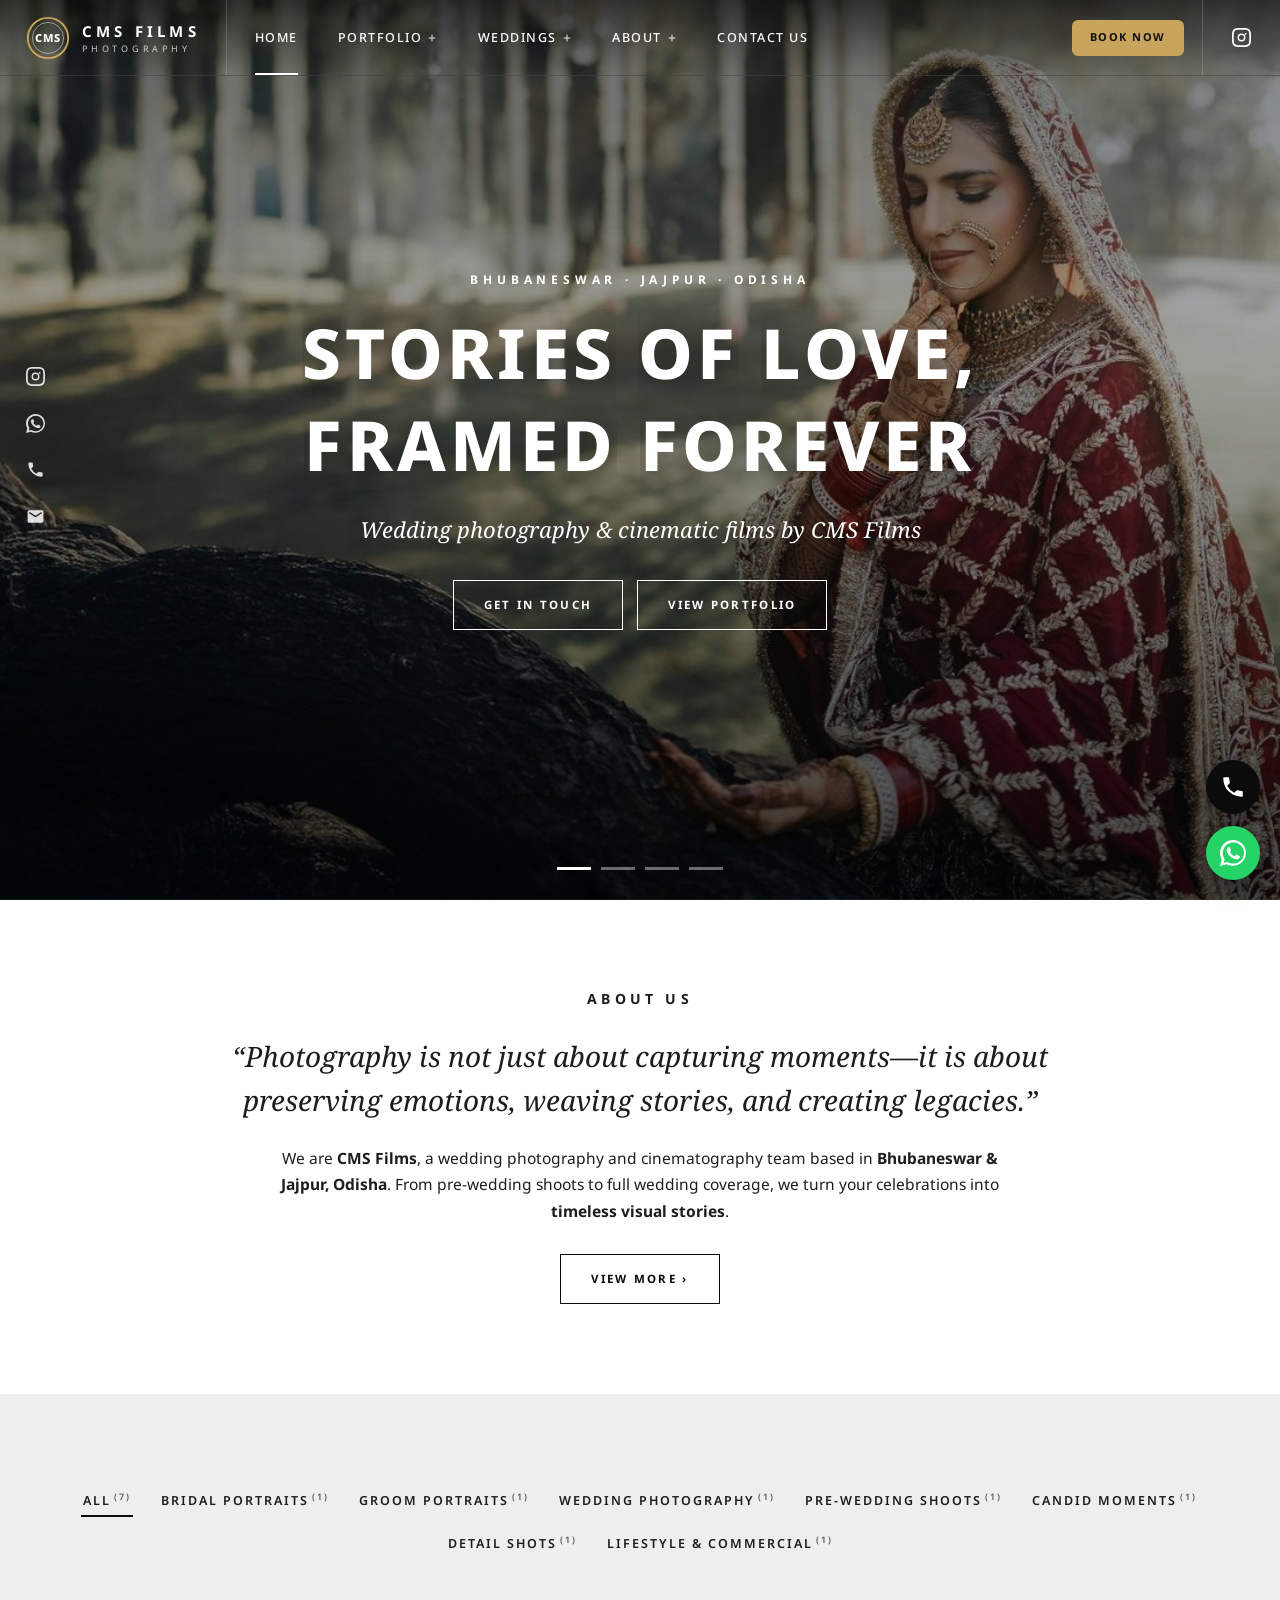
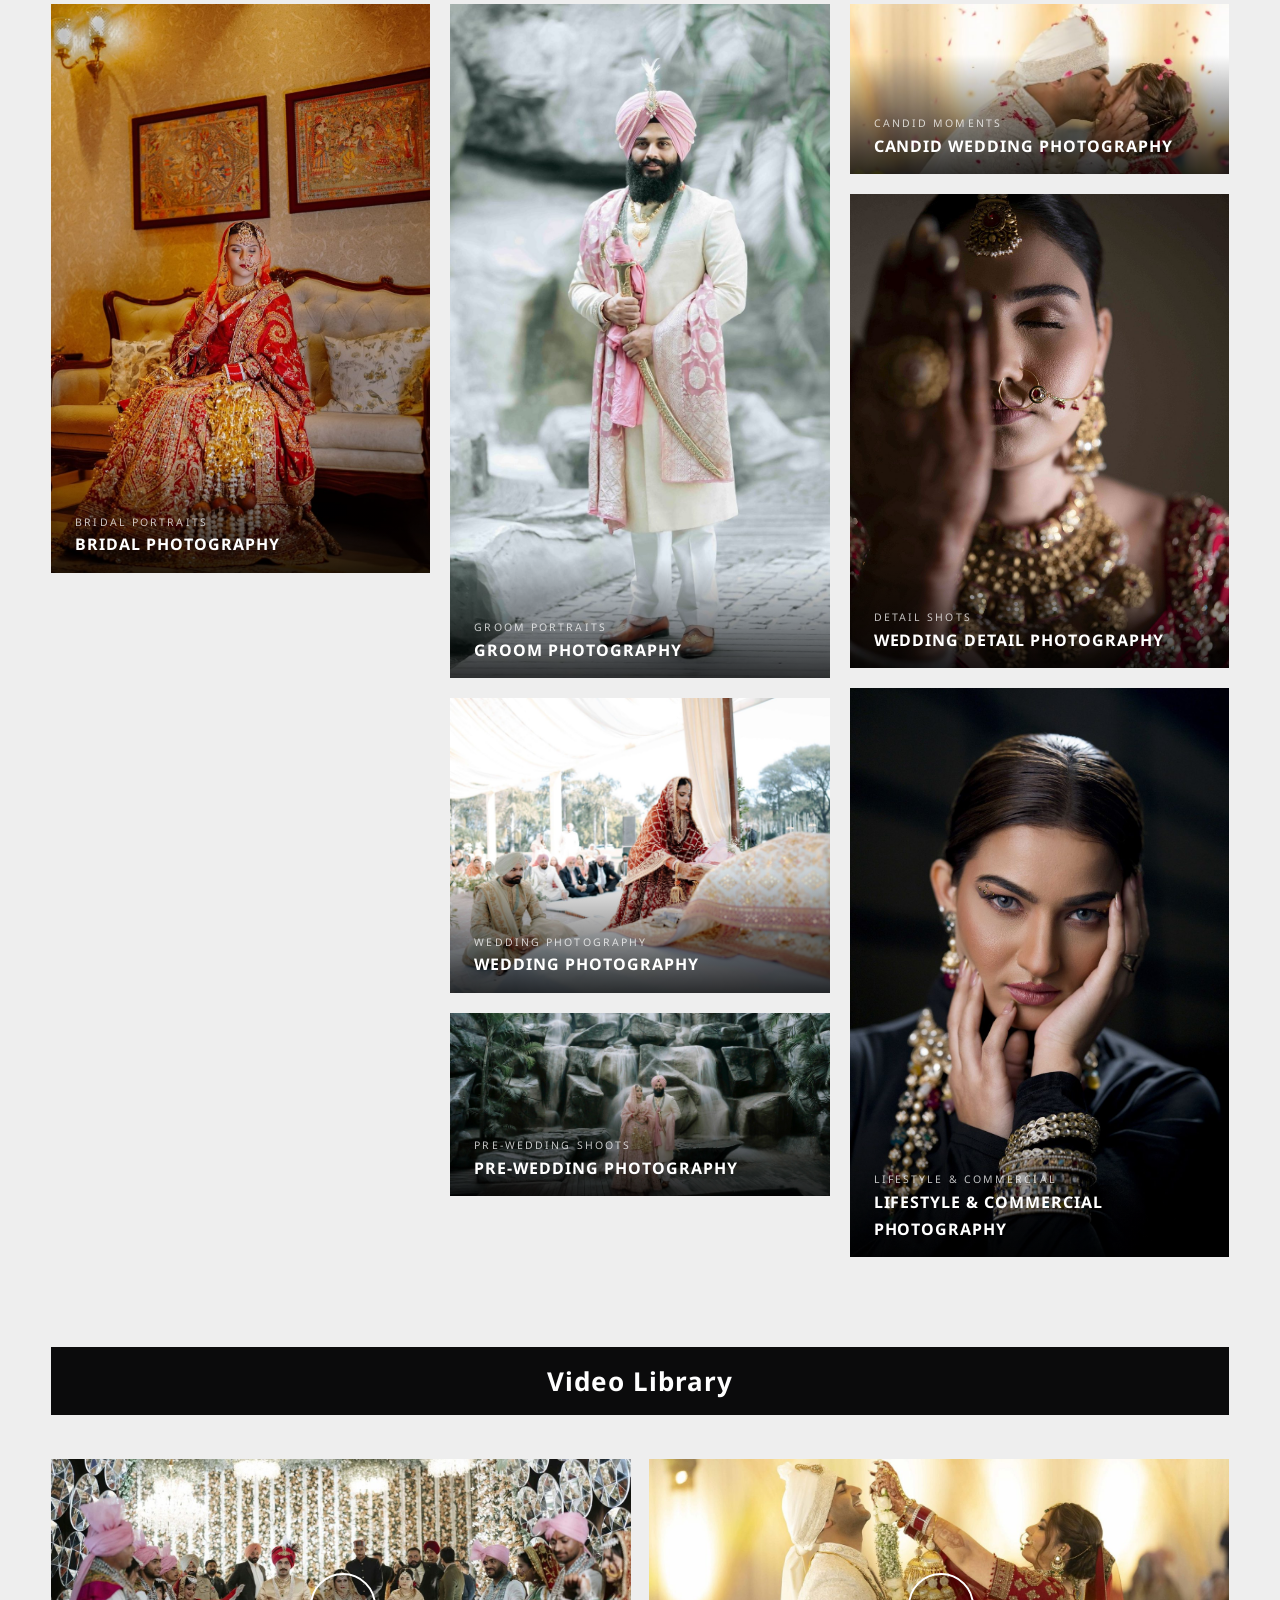
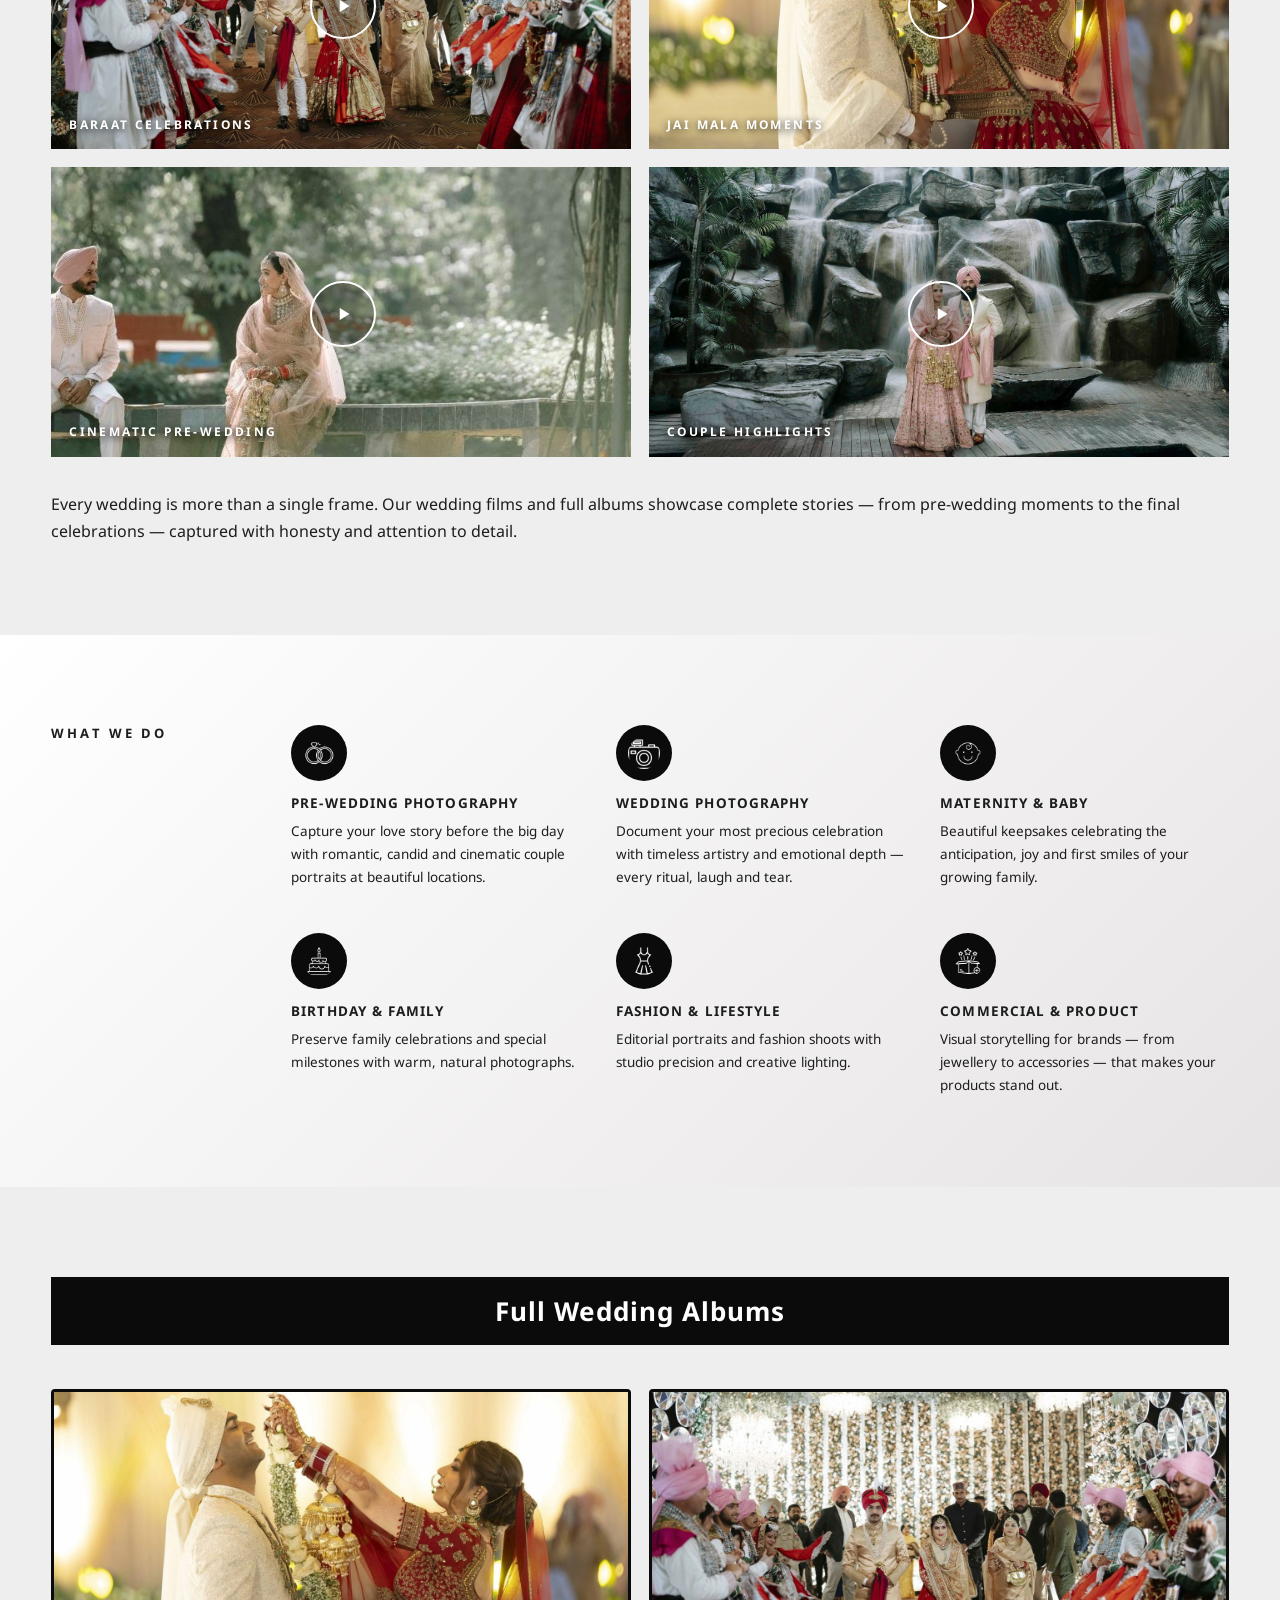
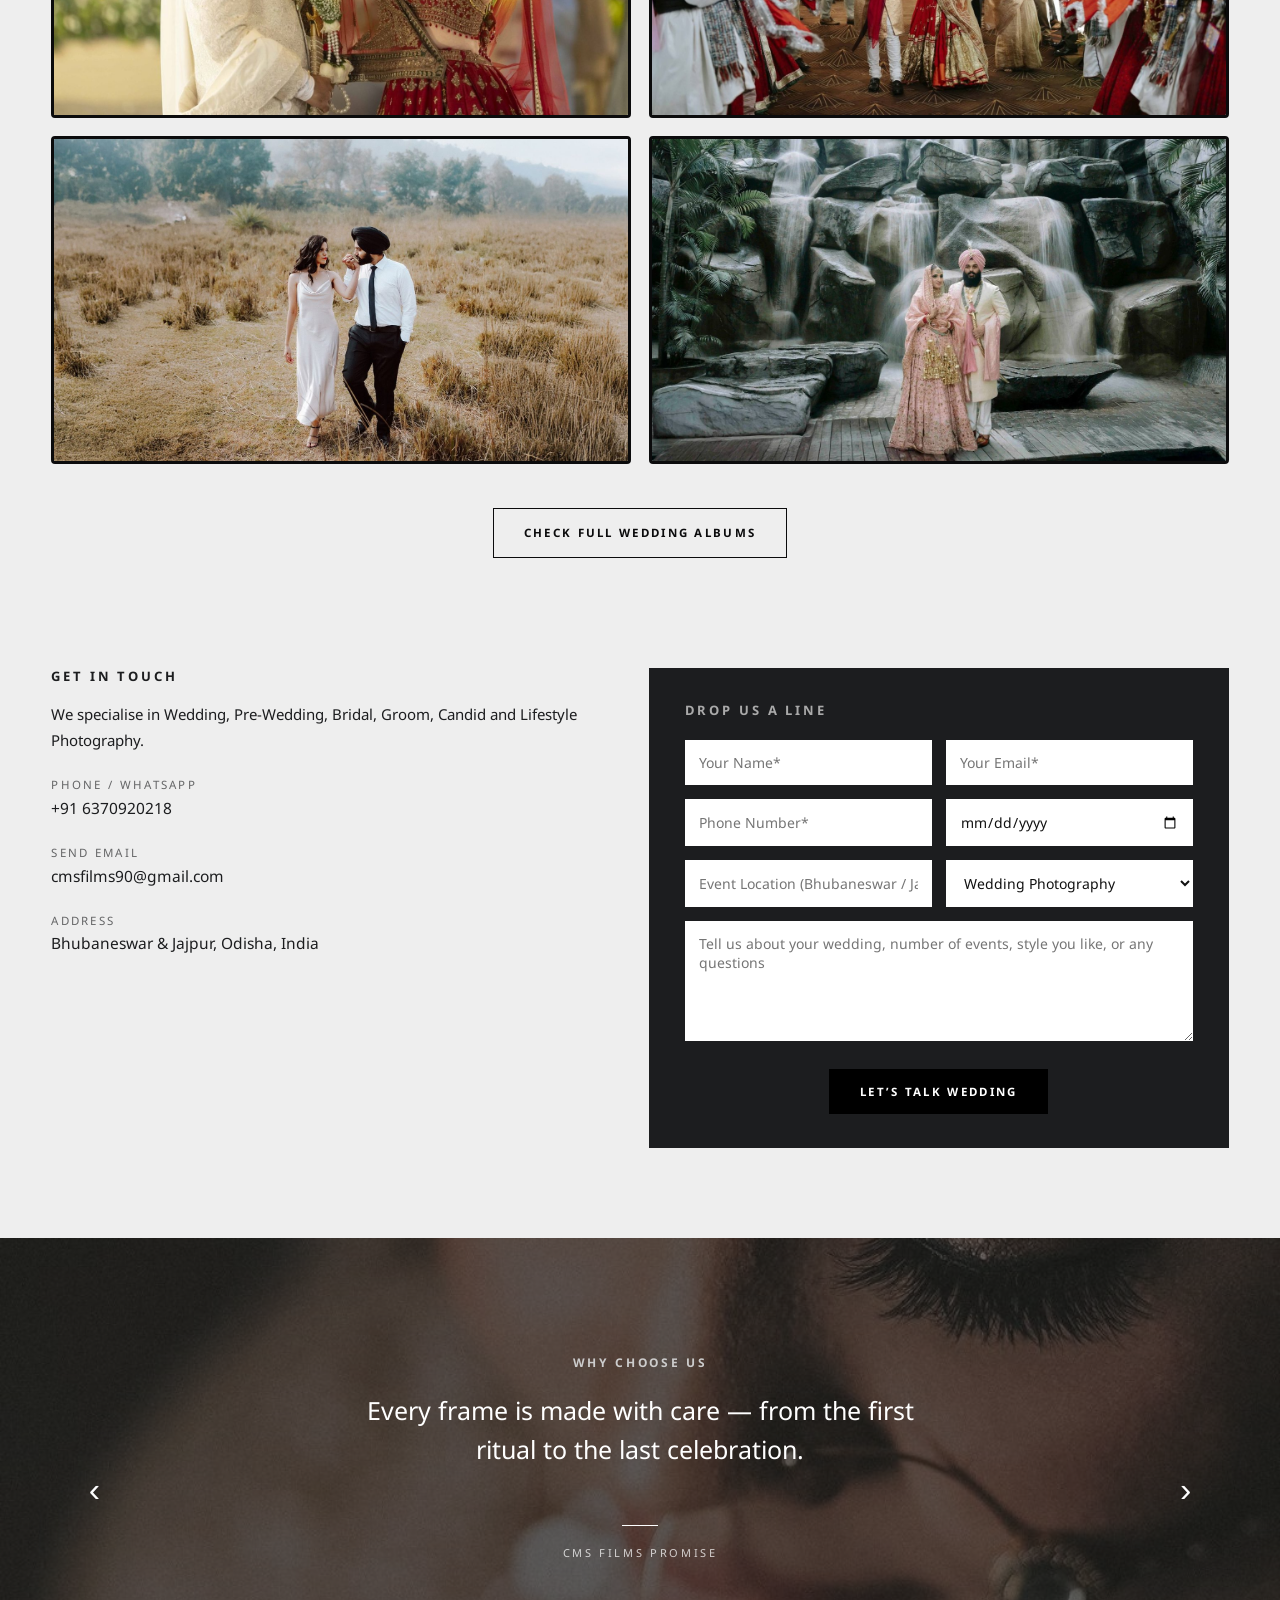
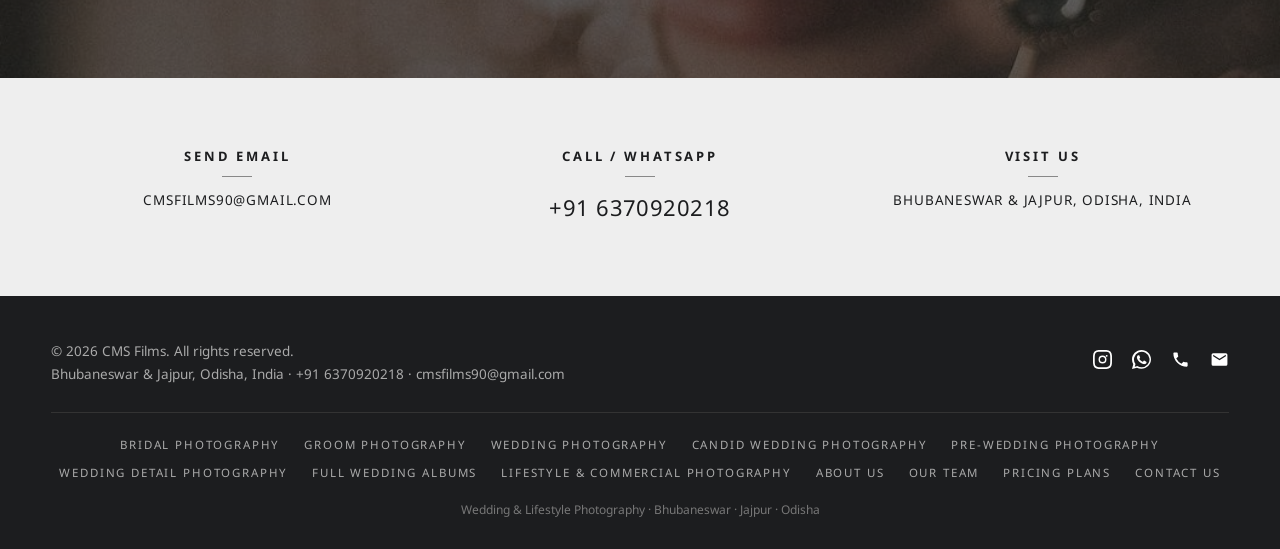
<file: index.html>
<!DOCTYPE html>
<html lang="en"><head><meta charset="utf-8"><meta name="viewport" content="width=device-width,initial-scale=1">
<title>Wedding Photographer in Bhubaneswar & Jajpur | CMS Films</title><meta name="description" content="CMS Films — wedding, pre-wedding, bridal, groom and candid photography & films in Bhubaneswar, Jajpur and across Odisha. Call 6370920218.">
<meta property="og:title" content="Wedding Photographer in Bhubaneswar & Jajpur | CMS Films"><meta property="og:description" content="CMS Films — wedding, pre-wedding, bridal, groom and candid photography & films in Bhubaneswar, Jajpur and across Odisha. Call 6370920218."><meta property="og:type" content="website">
<link rel="preconnect" href="https://fonts.googleapis.com"><link rel="preconnect" href="https://fonts.gstatic.com" crossorigin>
<link href="https://fonts.googleapis.com/css2?family=Noto+Sans:ital,wght@0,400;0,500;0,600;0,700;0,800;1,400&family=Noto+Serif:ital,wght@0,400;1,400&display=swap" rel="stylesheet">
<link rel="stylesheet" href="css/style.css"><script type="application/ld+json">{"@context":"https://schema.org","@type":"Photographer","name":"CMS Films","telephone":"+916370920218","email":"cmsfilms90@gmail.com","address":{"@type":"PostalAddress","addressLocality":"Bhubaneswar & Jajpur","addressRegion":"Odisha","addressCountry":"IN"},"sameAs":["https://www.instagram.com/c_m_s_films?bqrl=djdmcDd0aW15ZGJx&utm_source=qr"],"areaServed":["Bhubaneswar","Jajpur","Odisha"]}</script></head>
<body><header class="hdr"><a class="logo" href="index.html" aria-label="CMS Films home"><svg viewBox="0 0 48 48" aria-hidden="true"><circle cx="24" cy="24" r="22" fill="none" stroke="#c9a45c" stroke-width="2"/><circle cx="24" cy="24" r="17" fill="none" stroke="#fff" stroke-width="1" opacity=".5"/><text x="24" y="28.500" text-anchor="middle" font-family="Noto Sans,Arial" font-weight="800" font-size="12" letter-spacing="1" fill="#fff">CMS</text></svg><span><b>CMS FILMS</b><small>PHOTOGRAPHY</small></span></a>
<ul class="nav"><li><a href="index.html" class="cur">Home</a></li><li><a href="#" class="has " aria-haspopup="true">Portfolio</a><div class="sub"><a href="bridal-photography.html" class="">Bridal Photography</a><a href="groom-photography.html" class="">Groom Photography</a><a href="pre-wedding-photography.html" class="">Pre-Wedding Photography</a><a href="wedding-detail-photography.html" class="">Wedding Detail Photography</a><a href="lifestyle-commercial-photography.html" class="">Lifestyle &amp; Commercial Photography</a></div></li><li><a href="#" class="has " aria-haspopup="true">Weddings</a><div class="sub"><a href="wedding-photography.html" class="">Wedding Photography</a><a href="candid-wedding-photography.html" class="">Candid Wedding Photography</a><a href="full-wedding-albums.html" class="">Full Wedding Albums</a></div></li><li><a href="#" class="has " aria-haspopup="true">About</a><div class="sub"><a href="about-us.html" class="">About Us</a><a href="our-team.html" class="">Our Team</a><a href="pricing-plans.html" class="">Pricing Plans</a></div></li><li><a href="contact-us.html" class="">Contact Us</a></li></ul>
<div class="hdr-r"><a href="contact-us.html" class="book">Book Now</a><a href="https://www.instagram.com/c_m_s_films?bqrl=djdmcDd0aW15ZGJx&utm_source=qr" aria-label="Instagram" target="_blank" rel="noopener"><svg viewBox="0 0 24 24"><path d="M12 7a5 5 0 1 0 0 10 5 5 0 0 0 0-10zm0 8.2A3.2 3.2 0 1 1 12 8.8a3.2 3.2 0 0 1 0 6.4zM17.3 6.2a1.2 1.2 0 1 0 0 2.4 1.2 1.2 0 0 0 0-2.4zM12 2.2c3.2 0 3.6 0 4.8.1 3.3.1 4.8 1.7 4.9 4.9.1 1.3.1 1.6.1 4.8s0 3.6-.1 4.8c-.1 3.2-1.7 4.8-4.9 4.9-1.3.1-1.6.1-4.8.1s-3.6 0-4.8-.1c-3.3-.1-4.8-1.7-4.9-4.9C2.2 15.6 2.2 15.2 2.2 12s0-3.6.1-4.8C2.4 3.9 4 2.4 7.2 2.3 8.4 2.2 8.8 2.2 12 2.2zM12 0C8.7 0 8.3 0 7.1.1 2.7.3.3 2.7.1 7.1 0 8.3 0 8.7 0 12s0 3.7.1 4.9c.2 4.400 2.600 6.800 7 7C8.300 24 8.700 24 12 24s3.700 0 4.900-.1c4.400-.2 6.800-2.600 7-7 .1-1.200.1-1.600.1-4.900s0-3.700-.1-4.900c-.2-4.400-2.600-6.800-7-7C15.700 0 15.300 0 12 0z"/></svg></a><button class="burger" data-menu aria-label="Menu"><svg viewBox="0 0 24 24"><path d="M3 6h18v2H3zm4 5h14v2H7zm-4 5h18v2H3z"/></svg></button></div></header>
<div class="shade"></div><aside class="mnav"><button class="x" aria-label="Close">×</button><a href="index.html">Home</a><h4>Portfolio</h4><a class="sm" href="bridal-photography.html">Bridal Photography</a><a class="sm" href="groom-photography.html">Groom Photography</a><a class="sm" href="pre-wedding-photography.html">Pre-Wedding Photography</a><a class="sm" href="wedding-detail-photography.html">Wedding Detail Photography</a><a class="sm" href="lifestyle-commercial-photography.html">Lifestyle &amp; Commercial Photography</a><h4>Weddings</h4><a class="sm" href="wedding-photography.html">Wedding Photography</a><a class="sm" href="candid-wedding-photography.html">Candid Wedding Photography</a><a class="sm" href="full-wedding-albums.html">Full Wedding Albums</a><h4>About</h4><a class="sm" href="about-us.html">About Us</a><a class="sm" href="our-team.html">Our Team</a><a class="sm" href="pricing-plans.html">Pricing Plans</a><a href="contact-us.html">Contact Us</a><h4>Quick contact</h4><a class="sm" href="tel:+916370920218">Call: 6370920218</a><a class="sm" href="https://wa.me/916370920218" target="_blank" rel="noopener">WhatsApp: 6370920218</a><a class="sm" href="mailto:cmsfilms90@gmail.com">cmsfilms90@gmail.com</a><a class="sm" href="https://www.instagram.com/c_m_s_films?bqrl=djdmcDd0aW15ZGJx&utm_source=qr" target="_blank" rel="noopener">Instagram: @c_m_s_films</a></aside>
<div class="rail"><a href="https://www.instagram.com/c_m_s_films?bqrl=djdmcDd0aW15ZGJx&utm_source=qr" target="_blank" rel="noopener" aria-label="Instagram"><svg viewBox="0 0 24 24"><path d="M12 7a5 5 0 1 0 0 10 5 5 0 0 0 0-10zm0 8.2A3.2 3.2 0 1 1 12 8.8a3.2 3.2 0 0 1 0 6.4zM17.3 6.2a1.2 1.2 0 1 0 0 2.4 1.2 1.2 0 0 0 0-2.4zM12 2.2c3.2 0 3.6 0 4.8.1 3.3.1 4.8 1.7 4.9 4.9.1 1.3.1 1.6.1 4.8s0 3.6-.1 4.8c-.1 3.2-1.7 4.8-4.9 4.9-1.3.1-1.6.1-4.8.1s-3.6 0-4.8-.1c-3.3-.1-4.8-1.7-4.9-4.9C2.2 15.6 2.2 15.2 2.2 12s0-3.6.1-4.8C2.4 3.9 4 2.4 7.2 2.3 8.4 2.2 8.8 2.2 12 2.2zM12 0C8.7 0 8.3 0 7.1.1 2.7.3.3 2.7.1 7.1 0 8.3 0 8.7 0 12s0 3.7.1 4.9c.2 4.400 2.600 6.800 7 7C8.300 24 8.700 24 12 24s3.700 0 4.900-.1c4.400-.2 6.800-2.600 7-7 .1-1.200.1-1.600.1-4.900s0-3.700-.1-4.900c-.2-4.400-2.600-6.800-7-7C15.700 0 15.300 0 12 0z"/></svg></a><a href="https://wa.me/916370920218" target="_blank" rel="noopener" aria-label="WhatsApp"><svg viewBox="0 0 24 24"><path d="M17.5 14.4c-.3-.1-1.800-.9-2-1-.3-.1-.5-.1-.7.1-.2.3-.8 1-.9 1.200-.2.200-.3.200-.6.100-.3-.1-1.200-.4-2.300-1.400-.9-.8-1.400-1.700-1.600-2-.2-.3 0-.5.100-.6.100-.1.300-.3.400-.5.100-.2.200-.3.300-.5.100-.2 0-.4 0-.5-.1-.1-.7-1.600-.9-2.200-.2-.6-.5-.5-.7-.5h-.6c-.2 0-.5.100-.8.400-.3.300-1 1-1 2.500s1.100 2.900 1.200 3.100c.1.2 2.100 3.200 5.100 4.500.7.3 1.300.5 1.700.6.7.2 1.400.2 1.900.1.600-.1 1.800-.7 2-1.400.3-.7.3-1.300.2-1.400-.1-.1-.3-.2-.6-.3zM12 21.800c-1.700 0-3.300-.5-4.700-1.300l-.3-.2-3.500.9.9-3.400-.2-.3A9.800 9.800 0 1 1 12 21.800zM12 0C5.400 0 0 5.400 0 12c0 2.100.6 4.200 1.600 6L0 24l6.200-1.600c1.700.9 3.700 1.400 5.800 1.400 6.600 0 12-5.400 12-12S18.600 0 12 0z"/></svg></a><a href="tel:+916370920218" aria-label="Call"><svg viewBox="0 0 24 24"><path d="M6.6 10.8a15 15 0 0 0 6.6 6.600l2.200-2.200c.3-.3.700-.4 1-.2 1.100.4 2.300.6 3.600.6.600 0 1 .4 1 1V20c0 .6-.4 1-1 1A17 17 0 0 1 3 4c0-.6.4-1 1-1h3.500c.6 0 1 .4 1 1 0 1.300.2 2.500.6 3.600.1.300 0 .7-.2 1l-2.300 2.200z"/></svg></a><a href="mailto:cmsfilms90@gmail.com" aria-label="Email"><svg viewBox="0 0 24 24"><path d="M20 4H4a2 2 0 0 0-2 2v12a2 2 0 0 0 2 2h16a2 2 0 0 0 2-2V6a2 2 0 0 0-2-2zm0 4-8 5-8-5V6l8 5 8-5v2z"/></svg></a></div>
<div class="float"><a class="call" href="tel:+916370920218" aria-label="Call CMS Films"><svg viewBox="0 0 24 24"><path d="M6.6 10.8a15 15 0 0 0 6.6 6.600l2.200-2.200c.3-.3.700-.4 1-.2 1.100.4 2.300.6 3.600.6.600 0 1 .4 1 1V20c0 .6-.4 1-1 1A17 17 0 0 1 3 4c0-.6.4-1 1-1h3.500c.6 0 1 .4 1 1 0 1.300.2 2.500.6 3.600.1.300 0 .7-.2 1l-2.300 2.200z"/></svg></a><a class="wa" href="https://wa.me/916370920218?text=Hello%20CMS%20Films%2C%20I%20want%20to%20enquire." target="_blank" rel="noopener" aria-label="WhatsApp CMS Films"><svg viewBox="0 0 24 24"><path d="M17.5 14.4c-.3-.1-1.800-.9-2-1-.3-.1-.5-.1-.7.1-.2.3-.8 1-.9 1.200-.2.200-.3.200-.6.100-.3-.1-1.200-.4-2.300-1.400-.9-.8-1.400-1.700-1.600-2-.2-.3 0-.5.100-.6.100-.1.300-.3.400-.5.100-.2.200-.3.300-.5.100-.2 0-.4 0-.5-.1-.1-.7-1.600-.9-2.200-.2-.6-.5-.5-.7-.5h-.6c-.2 0-.5.100-.8.400-.3.300-1 1-1 2.500s1.100 2.900 1.200 3.100c.1.2 2.100 3.200 5.100 4.500.7.3 1.300.5 1.700.6.7.2 1.400.2 1.900.1.600-.1 1.800-.7 2-1.400.3-.7.3-1.300.2-1.400-.1-.1-.3-.2-.6-.3zM12 21.800c-1.700 0-3.300-.5-4.700-1.300l-.3-.2-3.500.9.9-3.400-.2-.3A9.800 9.800 0 1 1 12 21.800zM12 0C5.400 0 0 5.400 0 12c0 2.100.6 4.200 1.600 6L0 24l6.200-1.600c1.700.9 3.700 1.400 5.800 1.400 6.600 0 12-5.400 12-12S18.600 0 12 0z"/></svg></a></div><div class="hero"><div class="sl" style="background-image:url(images/hero-1.jpg)"></div><div class="sl" style="background-image:url(images/hero-2.jpg)"></div><div class="sl" style="background-image:url(images/hero-3.jpg)"></div><div class="sl" style="background-image:url(images/hero-4.jpg)"></div><div class="cap"><div class="eyebrow" style="margin-bottom:18px;letter-spacing:.4em">Bhubaneswar · Jajpur · Odisha</div><h1 data-t="Stories Of Love,|Framed Forever;Sacred Vows,|Timeless Memories;Every Look,|Every Emotion;Celebrate Together,|Remember Forever">Stories Of Love,<br>Framed Forever</h1><p>Wedding photography &amp; cinematic films by CMS Films</p><div class="btns"><a class="btn light" href="contact-us.html">Get In Touch</a><a class="btn light" href="wedding-photography.html">View Portfolio</a></div></div><div class="dots"></div></div>
<section class="intro"><div class="narrow center rv"><h2>About Us</h2><blockquote>“Photography is not just about capturing moments—it is about preserving emotions, weaving stories, and creating legacies.”</blockquote><p>We are <b>CMS Films</b>, a wedding photography and cinematography team based in <b>Bhubaneswar &amp; Jajpur, Odisha</b>. From pre-wedding shoots to full wedding coverage, we turn your celebrations into <b>timeless visual stories</b>.</p><a class="btn" href="about-us.html">View More ›</a></div></section>
<section style="background:var(--grey)"><div class="wrap"><div class="filters rv"><button class="on" data-f="all">All<sup>(7)</sup></button><button class="" data-f="bridal">Bridal Portraits<sup>(1)</sup></button><button class="" data-f="groom">Groom Portraits<sup>(1)</sup></button><button class="" data-f="wedding">Wedding Photography<sup>(1)</sup></button><button class="" data-f="pre">Pre-Wedding Shoots<sup>(1)</sup></button><button class="" data-f="candid">Candid Moments<sup>(1)</sup></button><button class="" data-f="detail">Detail Shots<sup>(1)</sup></button><button class="" data-f="life">Lifestyle &amp; Commercial<sup>(1)</sup></button></div><div class="grid"><a class="card rv" href="bridal-photography.html" data-cat="bridal"><img src="images/bride-sofa.jpg" alt="Bridal Portraits" loading="lazy"><div class="ov"><small>Bridal Portraits</small><b>Bridal Photography</b></div></a><a class="card rv" href="groom-photography.html" data-cat="groom"><img src="images/groom-portrait.jpg" alt="Groom Portraits" loading="lazy"><div class="ov"><small>Groom Portraits</small><b>Groom Photography</b></div></a><a class="card rv" href="wedding-photography.html" data-cat="wedding"><img src="images/wed-ceremony.jpg" alt="Wedding Photography" loading="lazy"><div class="ov"><small>Wedding Photography</small><b>Wedding Photography</b></div></a><a class="card rv" href="pre-wedding-photography.html" data-cat="pre"><img src="images/pre-waterfall.jpg" alt="Pre-Wedding Shoots" loading="lazy"><div class="ov"><small>Pre-Wedding Shoots</small><b>Pre-Wedding Photography</b></div></a><a class="card rv" href="candid-wedding-photography.html" data-cat="candid"><img src="images/candid-kiss.jpg" alt="Candid Moments" loading="lazy"><div class="ov"><small>Candid Moments</small><b>Candid Wedding Photography</b></div></a><a class="card rv" href="wedding-detail-photography.html" data-cat="detail"><img src="images/bride-closeup.jpg" alt="Detail Shots" loading="lazy"><div class="ov"><small>Detail Shots</small><b>Wedding Detail Photography</b></div></a><a class="card rv" href="lifestyle-commercial-photography.html" data-cat="life"><img src="images/life-fashion.jpg" alt="Lifestyle &amp; Commercial" loading="lazy"><div class="ov"><small>Lifestyle &amp; Commercial</small><b>Lifestyle &amp; Commercial Photography</b></div></a></div></div></section>
<section style="background:var(--grey);padding-top:0"><div class="wrap"><div class="bar rv">Video Library</div><div class="films"><a class="film rv" href="https://www.instagram.com/c_m_s_films?bqrl=djdmcDd0aW15ZGJx&utm_source=qr" target="_blank" rel="noopener"><img src="images/wed-baraat.jpg" alt="Baraat Celebrations" loading="lazy"><span>Baraat Celebrations</span></a><a class="film rv" href="https://www.instagram.com/c_m_s_films?bqrl=djdmcDd0aW15ZGJx&utm_source=qr" target="_blank" rel="noopener"><img src="images/wed-jaimala.jpg" alt="Jai Mala Moments" loading="lazy"><span>Jai Mala Moments</span></a><a class="film rv" href="https://www.instagram.com/c_m_s_films?bqrl=djdmcDd0aW15ZGJx&utm_source=qr" target="_blank" rel="noopener"><img src="images/pre-bench.jpg" alt="Cinematic Pre-Wedding" loading="lazy"><span>Cinematic Pre-Wedding</span></a><a class="film rv" href="https://www.instagram.com/c_m_s_films?bqrl=djdmcDd0aW15ZGJx&utm_source=qr" target="_blank" rel="noopener"><img src="images/pre-waterfall.jpg" alt="Couple Highlights" loading="lazy"><span>Couple Highlights</span></a></div><p class="rv" style="margin-top:34px;font-size:16px">Every wedding is more than a single frame. Our wedding films and full albums showcase complete stories — from pre-wedding moments to the final celebrations — captured with honesty and attention to detail.</p></div></section>
<section class="svc"><div class="wrap svc-in"><h3 class="rv">What We Do</h3><div class="svc-grid"><a href="pre-wedding-photography.html" class="rv"><img src="images/Wedding-Rings-Icon.png" alt=""><h4>Pre-Wedding Photography</h4><p>Capture your love story before the big day with romantic, candid and cinematic couple portraits at beautiful locations.</p></a><a href="wedding-photography.html" class="rv"><img src="images/service_icon10.png" alt=""><h4>Wedding Photography</h4><p>Document your most precious celebration with timeless artistry and emotional depth — every ritual, laugh and tear.</p></a><a href="contact-us.html" class="rv"><img src="images/Baby-Icon.png" alt=""><h4>Maternity & Baby</h4><p>Beautiful keepsakes celebrating the anticipation, joy and first smiles of your growing family.</p></a><a href="contact-us.html" class="rv"><img src="images/Birthday-Icon.png" alt=""><h4>Birthday & Family</h4><p>Preserve family celebrations and special milestones with warm, natural photographs.</p></a><a href="lifestyle-commercial-photography.html" class="rv"><img src="images/Fashion-Icon.png" alt=""><h4>Fashion & Lifestyle</h4><p>Editorial portraits and fashion shoots with studio precision and creative lighting.</p></a><a href="lifestyle-commercial-photography.html" class="rv"><img src="images/Product-Photography-Icon.png" alt=""><h4>Commercial & Product</h4><p>Visual storytelling for brands — from jewellery to accessories — that makes your products stand out.</p></a></div></div></section>
<section style="background:var(--grey)"><div class="wrap"><div class="bar rv">Full Wedding Albums</div><div class="albums"><a href="full-wedding-albums.html" class="rv"><img src="images/wed-jaimala.jpg" alt="Wedding album preview" loading="lazy"></a><a href="full-wedding-albums.html" class="rv"><img src="images/wed-baraat.jpg" alt="Wedding album preview" loading="lazy"></a><a href="full-wedding-albums.html" class="rv"><img src="images/pre-field.jpg" alt="Wedding album preview" loading="lazy"></a><a href="full-wedding-albums.html" class="rv"><img src="images/pre-waterfall.jpg" alt="Wedding album preview" loading="lazy"></a></div><div class="btns rv" style="margin-top:44px"><a class="btn" href="full-wedding-albums.html">Check Full Wedding Albums</a></div></div></section>
<section style="background:var(--grey);padding-top:20px"><div class="wrap touch rv"><div><h3>Get In Touch</h3><p>We specialise in Wedding, Pre-Wedding, Bridal, Groom, Candid and Lifestyle Photography.</p><dl><dt>Phone / WhatsApp</dt><dd><a href="tel:+916370920218">+91 6370920218</a></dd><dt>Send Email</dt><dd><a href="mailto:cmsfilms90@gmail.com">cmsfilms90@gmail.com</a></dd><dt>Address</dt><dd>Bhubaneswar &amp; Jajpur, Odisha, India</dd></dl></div><form class="form" data-wa><h3>Drop Us A Line</h3><div class="row"><input name="name" placeholder="Your Name*" required><input name="email" type="email" placeholder="Your Email*" required></div><div class="row"><input name="phone" type="tel" placeholder="Phone Number*" required><input name="date" type="date" aria-label="Event date"></div><div class="row"><input name="place" placeholder="Event Location (Bhubaneswar / Jajpur...)"><select name="service" aria-label="Service"><option>Wedding Photography</option><option>Bridal Photography</option><option>Groom Photography</option><option>Pre-Wedding Shoot</option><option>Candid Photography</option><option>Wedding Details</option><option>Full Wedding Album</option><option>Lifestyle &amp; Commercial</option></select></div><textarea name="msg" placeholder="Tell us about your wedding, number of events, style you like, or any questions"></textarea><button class="btn" type="submit">Let’s Talk Wedding</button></form></div></section>
<section class="say" style="background-image:url(images/bride-nath.jpg)"><i data-q="Every frame is made with care — from the first ritual to the last celebration." data-w="CMS Films Promise"></i><i data-q="Natural emotions, cinematic light and honest storytelling." data-w="Our Style"></i><i data-q="One friendly team for photos, films and albums across Bhubaneswar & Jajpur." data-w="Why CMS Films"></i><button class="ar l" aria-label="Previous">‹</button><div class="in"><div class="eyebrow">Why Choose Us</div><q></q><div class="ln"></div><div class="who"></div></div><button class="ar r" aria-label="Next">›</button></section><section style="background:var(--grey);padding:70px 0"><div class="wrap trio rv"><div><h4>Send Email</h4><div class="ln"></div><p><a href="mailto:cmsfilms90@gmail.com">cmsfilms90@gmail.com</a></p></div><div><h4>Call / WhatsApp</h4><div class="ln"></div><p class="big"><a href="tel:+916370920218">+91 6370920218</a></p></div><div><h4>Visit Us</h4><div class="ln"></div><p>Bhubaneswar &amp; Jajpur, Odisha, India</p></div></div></section><footer><div class="wrap"><div class="row"><div>© <span data-y>2026</span> CMS Films. All rights reserved.<br>Bhubaneswar &amp; Jajpur, Odisha, India · <a href="tel:+916370920218">+91 6370920218</a> · <a href="mailto:cmsfilms90@gmail.com">cmsfilms90@gmail.com</a></div><div class="soc"><a href="https://www.instagram.com/c_m_s_films?bqrl=djdmcDd0aW15ZGJx&utm_source=qr" target="_blank" rel="noopener" aria-label="Instagram"><svg viewBox="0 0 24 24"><path d="M12 7a5 5 0 1 0 0 10 5 5 0 0 0 0-10zm0 8.2A3.2 3.2 0 1 1 12 8.8a3.2 3.2 0 0 1 0 6.4zM17.3 6.2a1.2 1.2 0 1 0 0 2.4 1.2 1.2 0 0 0 0-2.4zM12 2.2c3.2 0 3.6 0 4.8.1 3.3.1 4.8 1.7 4.9 4.9.1 1.3.1 1.6.1 4.8s0 3.6-.1 4.8c-.1 3.2-1.7 4.8-4.9 4.9-1.3.1-1.6.1-4.8.1s-3.6 0-4.8-.1c-3.3-.1-4.8-1.7-4.9-4.9C2.2 15.6 2.2 15.2 2.2 12s0-3.6.1-4.8C2.4 3.9 4 2.4 7.2 2.3 8.4 2.2 8.8 2.2 12 2.2zM12 0C8.7 0 8.3 0 7.1.1 2.7.3.3 2.7.1 7.1 0 8.3 0 8.7 0 12s0 3.7.1 4.9c.2 4.400 2.600 6.800 7 7C8.300 24 8.700 24 12 24s3.700 0 4.900-.1c4.400-.2 6.800-2.600 7-7 .1-1.200.1-1.600.1-4.900s0-3.700-.1-4.900c-.2-4.400-2.600-6.800-7-7C15.700 0 15.300 0 12 0z"/></svg></a><a href="https://wa.me/916370920218" target="_blank" rel="noopener" aria-label="WhatsApp"><svg viewBox="0 0 24 24"><path d="M17.5 14.4c-.3-.1-1.800-.9-2-1-.3-.1-.5-.1-.7.1-.2.3-.8 1-.9 1.200-.2.200-.3.200-.6.100-.3-.1-1.200-.4-2.300-1.400-.9-.8-1.400-1.700-1.600-2-.2-.3 0-.5.100-.6.100-.1.300-.3.400-.5.100-.2.200-.3.300-.5.100-.2 0-.4 0-.5-.1-.1-.7-1.600-.9-2.200-.2-.6-.5-.5-.7-.5h-.6c-.2 0-.5.100-.8.400-.3.300-1 1-1 2.500s1.100 2.900 1.200 3.100c.1.2 2.100 3.200 5.100 4.500.7.3 1.300.5 1.700.6.7.2 1.400.2 1.900.1.600-.1 1.800-.7 2-1.400.3-.7.3-1.300.2-1.400-.1-.1-.3-.2-.6-.3zM12 21.800c-1.700 0-3.300-.5-4.700-1.300l-.3-.2-3.500.9.9-3.400-.2-.3A9.800 9.800 0 1 1 12 21.800zM12 0C5.400 0 0 5.400 0 12c0 2.100.6 4.200 1.600 6L0 24l6.200-1.600c1.700.9 3.700 1.400 5.800 1.400 6.600 0 12-5.400 12-12S18.600 0 12 0z"/></svg></a><a href="tel:+916370920218" aria-label="Call"><svg viewBox="0 0 24 24"><path d="M6.6 10.8a15 15 0 0 0 6.6 6.600l2.200-2.200c.3-.3.700-.4 1-.2 1.100.4 2.300.6 3.600.6.600 0 1 .4 1 1V20c0 .6-.4 1-1 1A17 17 0 0 1 3 4c0-.6.4-1 1-1h3.500c.6 0 1 .4 1 1 0 1.300.2 2.500.6 3.600.1.300 0 .7-.2 1l-2.300 2.200z"/></svg></a><a href="mailto:cmsfilms90@gmail.com" aria-label="Email"><svg viewBox="0 0 24 24"><path d="M20 4H4a2 2 0 0 0-2 2v12a2 2 0 0 0 2 2h16a2 2 0 0 0 2-2V6a2 2 0 0 0-2-2zm0 4-8 5-8-5V6l8 5 8-5v2z"/></svg></a></div></div><div class="links"><a href="bridal-photography.html">Bridal Photography</a><a href="groom-photography.html">Groom Photography</a><a href="wedding-photography.html">Wedding Photography</a><a href="candid-wedding-photography.html">Candid Wedding Photography</a><a href="pre-wedding-photography.html">Pre-Wedding Photography</a><a href="wedding-detail-photography.html">Wedding Detail Photography</a><a href="full-wedding-albums.html">Full Wedding Albums</a><a href="lifestyle-commercial-photography.html">Lifestyle &amp; Commercial Photography</a><a href="about-us.html">About Us</a><a href="our-team.html">Our Team</a><a href="pricing-plans.html">Pricing Plans</a><a href="contact-us.html">Contact Us</a></div><div class="copy">Wedding &amp; Lifestyle Photography · Bhubaneswar · Jajpur · Odisha</div></div></footer><script src="js/main.js"></script></body></html>
</file>
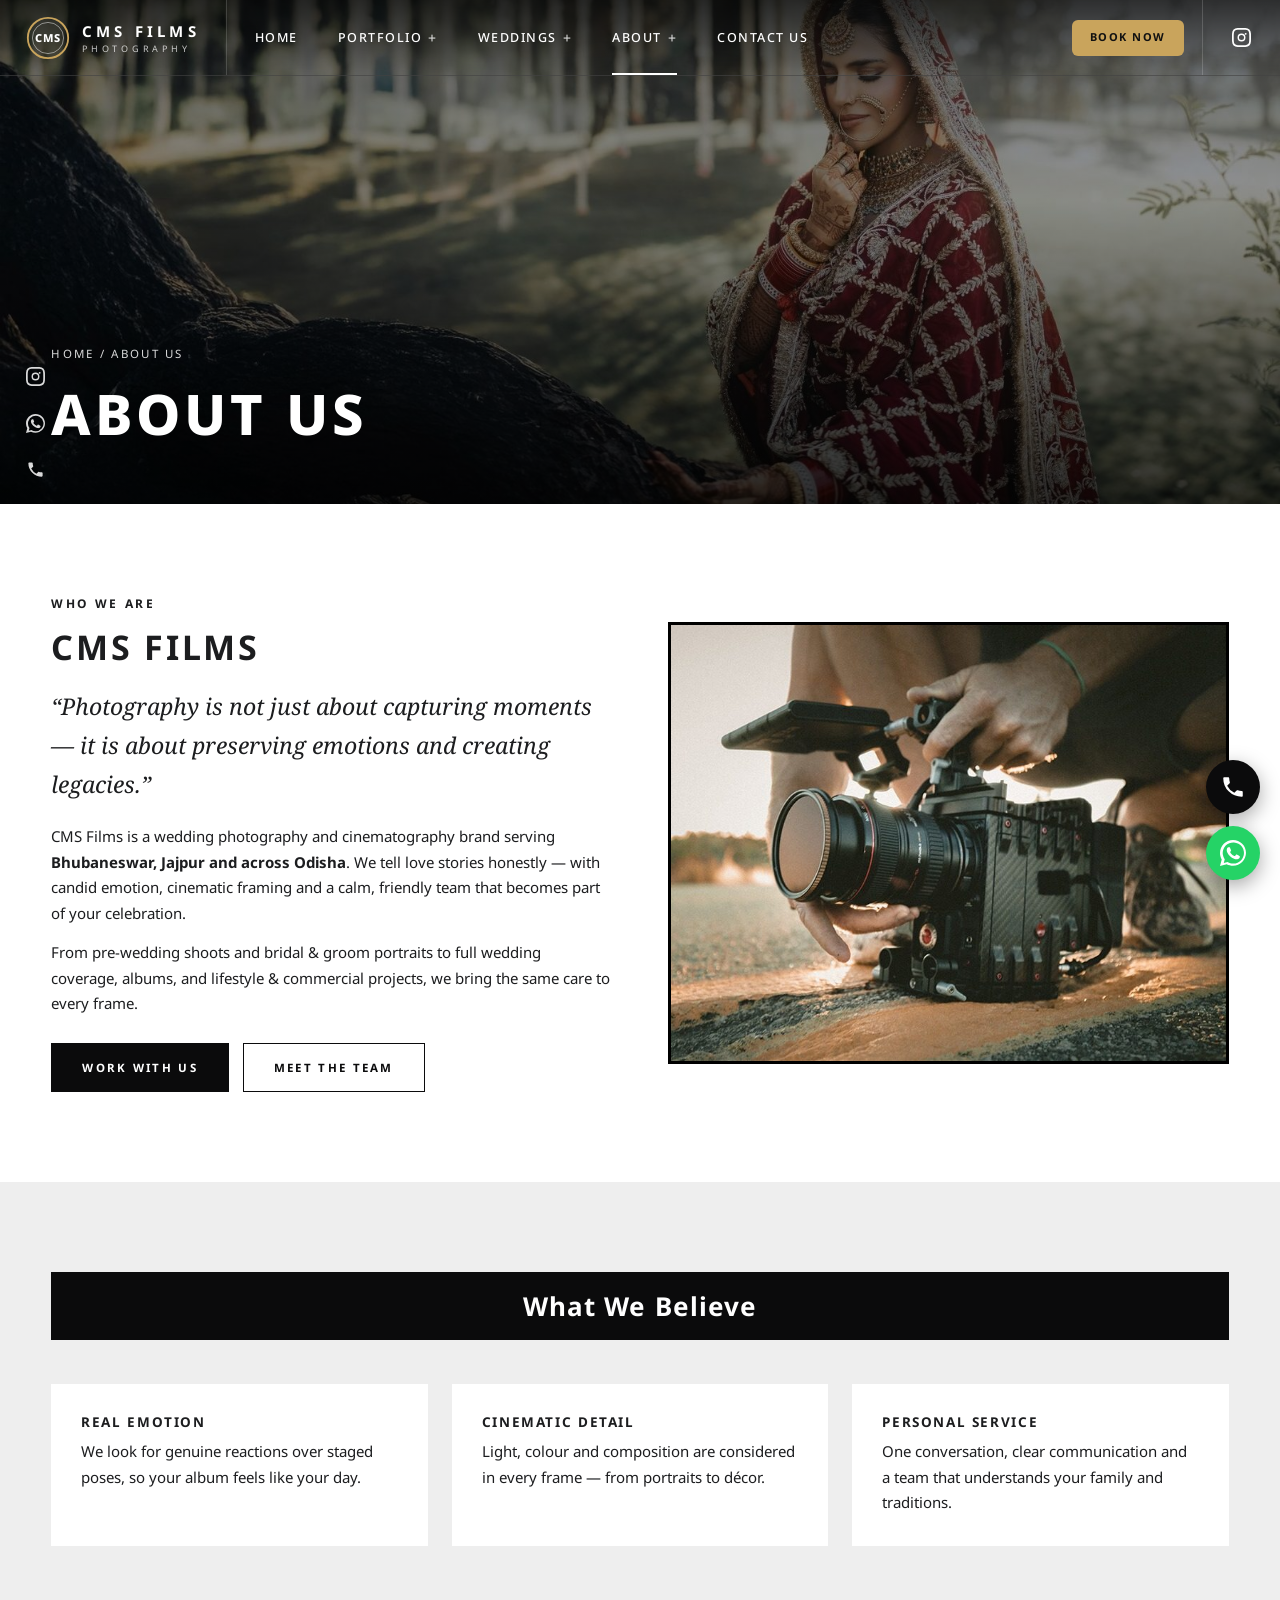
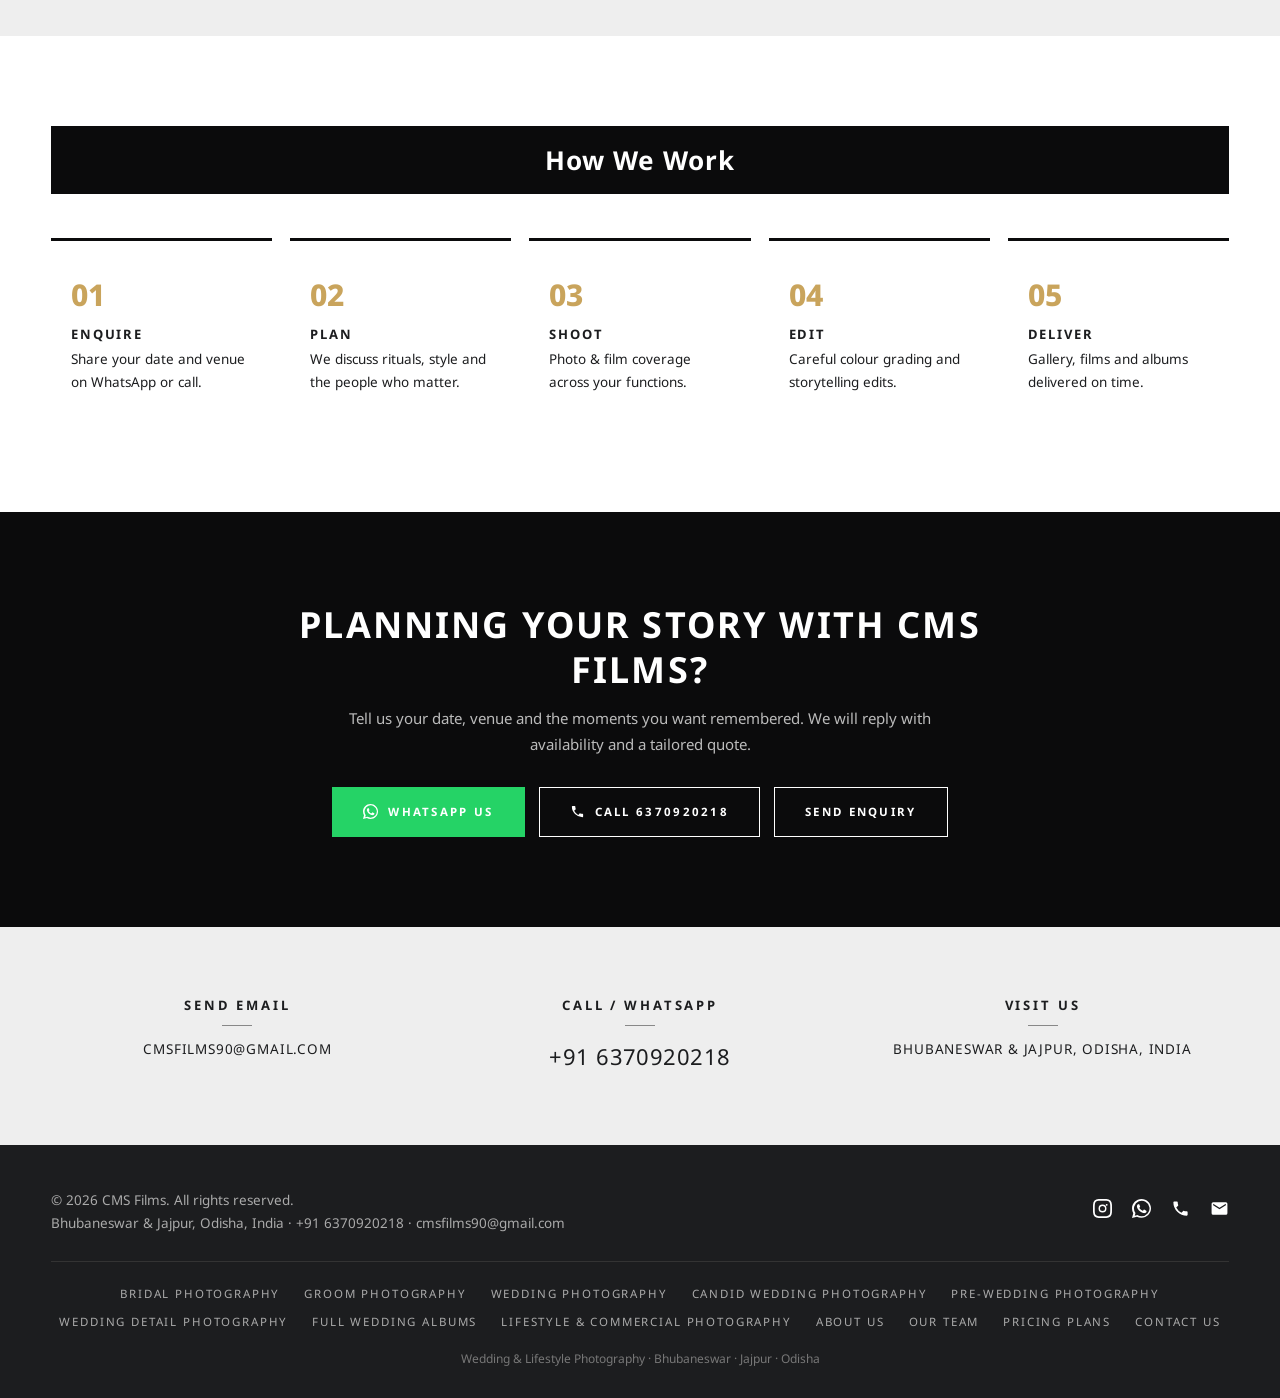
<file: about-us.html>
<!DOCTYPE html>
<html lang="en"><head><meta charset="utf-8"><meta name="viewport" content="width=device-width,initial-scale=1">
<title>About Us | CMS Films — Wedding Photographers in Bhubaneswar & Jajpur</title><meta name="description" content="About CMS Films, a wedding photography and cinematography team serving Bhubaneswar, Jajpur and Odisha.">
<meta property="og:title" content="About Us | CMS Films — Wedding Photographers in Bhubaneswar & Jajpur"><meta property="og:description" content="About CMS Films, a wedding photography and cinematography team serving Bhubaneswar, Jajpur and Odisha."><meta property="og:type" content="website">
<link rel="preconnect" href="https://fonts.googleapis.com"><link rel="preconnect" href="https://fonts.gstatic.com" crossorigin>
<link href="https://fonts.googleapis.com/css2?family=Noto+Sans:ital,wght@0,400;0,500;0,600;0,700;0,800;1,400&family=Noto+Serif:ital,wght@0,400;1,400&display=swap" rel="stylesheet">
<link rel="stylesheet" href="css/style.css"><script type="application/ld+json">{"@context":"https://schema.org","@type":"Photographer","name":"CMS Films","telephone":"+916370920218","email":"cmsfilms90@gmail.com","address":{"@type":"PostalAddress","addressLocality":"Bhubaneswar & Jajpur","addressRegion":"Odisha","addressCountry":"IN"},"sameAs":["https://www.instagram.com/c_m_s_films?bqrl=djdmcDd0aW15ZGJx&utm_source=qr"],"areaServed":["Bhubaneswar","Jajpur","Odisha"]}</script></head>
<body><header class="hdr"><a class="logo" href="index.html" aria-label="CMS Films home"><svg viewBox="0 0 48 48" aria-hidden="true"><circle cx="24" cy="24" r="22" fill="none" stroke="#c9a45c" stroke-width="2"/><circle cx="24" cy="24" r="17" fill="none" stroke="#fff" stroke-width="1" opacity=".5"/><text x="24" y="28.500" text-anchor="middle" font-family="Noto Sans,Arial" font-weight="800" font-size="12" letter-spacing="1" fill="#fff">CMS</text></svg><span><b>CMS FILMS</b><small>PHOTOGRAPHY</small></span></a>
<ul class="nav"><li><a href="index.html" class="">Home</a></li><li><a href="#" class="has " aria-haspopup="true">Portfolio</a><div class="sub"><a href="bridal-photography.html" class="">Bridal Photography</a><a href="groom-photography.html" class="">Groom Photography</a><a href="pre-wedding-photography.html" class="">Pre-Wedding Photography</a><a href="wedding-detail-photography.html" class="">Wedding Detail Photography</a><a href="lifestyle-commercial-photography.html" class="">Lifestyle &amp; Commercial Photography</a></div></li><li><a href="#" class="has " aria-haspopup="true">Weddings</a><div class="sub"><a href="wedding-photography.html" class="">Wedding Photography</a><a href="candid-wedding-photography.html" class="">Candid Wedding Photography</a><a href="full-wedding-albums.html" class="">Full Wedding Albums</a></div></li><li><a href="#" class="has cur" aria-haspopup="true">About</a><div class="sub"><a href="about-us.html" class="cur">About Us</a><a href="our-team.html" class="">Our Team</a><a href="pricing-plans.html" class="">Pricing Plans</a></div></li><li><a href="contact-us.html" class="">Contact Us</a></li></ul>
<div class="hdr-r"><a href="contact-us.html" class="book">Book Now</a><a href="https://www.instagram.com/c_m_s_films?bqrl=djdmcDd0aW15ZGJx&utm_source=qr" aria-label="Instagram" target="_blank" rel="noopener"><svg viewBox="0 0 24 24"><path d="M12 7a5 5 0 1 0 0 10 5 5 0 0 0 0-10zm0 8.2A3.2 3.2 0 1 1 12 8.8a3.2 3.2 0 0 1 0 6.4zM17.3 6.2a1.2 1.2 0 1 0 0 2.4 1.2 1.2 0 0 0 0-2.4zM12 2.2c3.2 0 3.6 0 4.8.1 3.3.1 4.8 1.7 4.9 4.9.1 1.3.1 1.6.1 4.8s0 3.6-.1 4.8c-.1 3.2-1.7 4.8-4.9 4.9-1.3.1-1.6.1-4.8.1s-3.6 0-4.8-.1c-3.3-.1-4.8-1.7-4.9-4.9C2.2 15.6 2.2 15.2 2.2 12s0-3.6.1-4.8C2.4 3.9 4 2.4 7.2 2.3 8.4 2.2 8.8 2.2 12 2.2zM12 0C8.7 0 8.3 0 7.1.1 2.7.3.3 2.7.1 7.1 0 8.3 0 8.7 0 12s0 3.7.1 4.9c.2 4.400 2.600 6.800 7 7C8.300 24 8.700 24 12 24s3.700 0 4.900-.1c4.400-.2 6.800-2.600 7-7 .1-1.200.1-1.600.1-4.900s0-3.700-.1-4.900c-.2-4.400-2.600-6.800-7-7C15.700 0 15.300 0 12 0z"/></svg></a><button class="burger" data-menu aria-label="Menu"><svg viewBox="0 0 24 24"><path d="M3 6h18v2H3zm4 5h14v2H7zm-4 5h18v2H3z"/></svg></button></div></header>
<div class="shade"></div><aside class="mnav"><button class="x" aria-label="Close">×</button><a href="index.html">Home</a><h4>Portfolio</h4><a class="sm" href="bridal-photography.html">Bridal Photography</a><a class="sm" href="groom-photography.html">Groom Photography</a><a class="sm" href="pre-wedding-photography.html">Pre-Wedding Photography</a><a class="sm" href="wedding-detail-photography.html">Wedding Detail Photography</a><a class="sm" href="lifestyle-commercial-photography.html">Lifestyle &amp; Commercial Photography</a><h4>Weddings</h4><a class="sm" href="wedding-photography.html">Wedding Photography</a><a class="sm" href="candid-wedding-photography.html">Candid Wedding Photography</a><a class="sm" href="full-wedding-albums.html">Full Wedding Albums</a><h4>About</h4><a class="sm" href="about-us.html">About Us</a><a class="sm" href="our-team.html">Our Team</a><a class="sm" href="pricing-plans.html">Pricing Plans</a><a href="contact-us.html">Contact Us</a><h4>Quick contact</h4><a class="sm" href="tel:+916370920218">Call: 6370920218</a><a class="sm" href="https://wa.me/916370920218" target="_blank" rel="noopener">WhatsApp: 6370920218</a><a class="sm" href="mailto:cmsfilms90@gmail.com">cmsfilms90@gmail.com</a><a class="sm" href="https://www.instagram.com/c_m_s_films?bqrl=djdmcDd0aW15ZGJx&utm_source=qr" target="_blank" rel="noopener">Instagram: @c_m_s_films</a></aside>
<div class="rail"><a href="https://www.instagram.com/c_m_s_films?bqrl=djdmcDd0aW15ZGJx&utm_source=qr" target="_blank" rel="noopener" aria-label="Instagram"><svg viewBox="0 0 24 24"><path d="M12 7a5 5 0 1 0 0 10 5 5 0 0 0 0-10zm0 8.2A3.2 3.2 0 1 1 12 8.8a3.2 3.2 0 0 1 0 6.4zM17.3 6.2a1.2 1.2 0 1 0 0 2.4 1.2 1.2 0 0 0 0-2.4zM12 2.2c3.2 0 3.6 0 4.8.1 3.3.1 4.8 1.7 4.9 4.9.1 1.3.1 1.6.1 4.8s0 3.6-.1 4.8c-.1 3.2-1.7 4.8-4.9 4.9-1.3.1-1.6.1-4.8.1s-3.6 0-4.8-.1c-3.3-.1-4.8-1.7-4.9-4.9C2.2 15.6 2.2 15.2 2.2 12s0-3.6.1-4.8C2.4 3.9 4 2.4 7.2 2.3 8.4 2.2 8.8 2.2 12 2.2zM12 0C8.7 0 8.3 0 7.1.1 2.7.3.3 2.7.1 7.1 0 8.3 0 8.7 0 12s0 3.7.1 4.9c.2 4.400 2.600 6.800 7 7C8.300 24 8.700 24 12 24s3.700 0 4.900-.1c4.400-.2 6.800-2.600 7-7 .1-1.200.1-1.600.1-4.900s0-3.700-.1-4.900c-.2-4.400-2.600-6.800-7-7C15.700 0 15.300 0 12 0z"/></svg></a><a href="https://wa.me/916370920218" target="_blank" rel="noopener" aria-label="WhatsApp"><svg viewBox="0 0 24 24"><path d="M17.5 14.4c-.3-.1-1.800-.9-2-1-.3-.1-.5-.1-.7.1-.2.3-.8 1-.9 1.200-.2.200-.3.200-.6.100-.3-.1-1.200-.4-2.300-1.400-.9-.8-1.400-1.700-1.600-2-.2-.3 0-.5.100-.6.100-.1.300-.3.400-.5.100-.2.200-.3.300-.5.100-.2 0-.4 0-.5-.1-.1-.7-1.600-.9-2.200-.2-.6-.5-.5-.7-.5h-.6c-.2 0-.5.100-.8.400-.3.300-1 1-1 2.500s1.100 2.900 1.200 3.100c.1.2 2.100 3.200 5.100 4.500.7.3 1.300.5 1.700.6.7.2 1.400.2 1.900.1.600-.1 1.800-.7 2-1.400.3-.7.3-1.300.2-1.400-.1-.1-.3-.2-.6-.3zM12 21.800c-1.700 0-3.300-.5-4.700-1.300l-.3-.2-3.500.9.9-3.400-.2-.3A9.800 9.800 0 1 1 12 21.800zM12 0C5.400 0 0 5.400 0 12c0 2.100.6 4.200 1.600 6L0 24l6.200-1.600c1.700.9 3.700 1.400 5.800 1.400 6.600 0 12-5.400 12-12S18.600 0 12 0z"/></svg></a><a href="tel:+916370920218" aria-label="Call"><svg viewBox="0 0 24 24"><path d="M6.6 10.8a15 15 0 0 0 6.6 6.600l2.200-2.200c.3-.3.700-.4 1-.2 1.100.4 2.300.6 3.600.6.600 0 1 .4 1 1V20c0 .6-.4 1-1 1A17 17 0 0 1 3 4c0-.6.4-1 1-1h3.500c.6 0 1 .4 1 1 0 1.300.2 2.500.6 3.600.1.300 0 .7-.2 1l-2.300 2.200z"/></svg></a><a href="mailto:cmsfilms90@gmail.com" aria-label="Email"><svg viewBox="0 0 24 24"><path d="M20 4H4a2 2 0 0 0-2 2v12a2 2 0 0 0 2 2h16a2 2 0 0 0 2-2V6a2 2 0 0 0-2-2zm0 4-8 5-8-5V6l8 5 8-5v2z"/></svg></a></div>
<div class="float"><a class="call" href="tel:+916370920218" aria-label="Call CMS Films"><svg viewBox="0 0 24 24"><path d="M6.6 10.8a15 15 0 0 0 6.6 6.600l2.200-2.200c.3-.3.700-.4 1-.2 1.100.4 2.300.6 3.600.6.600 0 1 .4 1 1V20c0 .6-.4 1-1 1A17 17 0 0 1 3 4c0-.6.4-1 1-1h3.500c.6 0 1 .4 1 1 0 1.300.2 2.500.6 3.600.1.300 0 .7-.2 1l-2.300 2.200z"/></svg></a><a class="wa" href="https://wa.me/916370920218?text=Hello%20CMS%20Films%2C%20I%20want%20to%20enquire." target="_blank" rel="noopener" aria-label="WhatsApp CMS Films"><svg viewBox="0 0 24 24"><path d="M17.5 14.4c-.3-.1-1.800-.9-2-1-.3-.1-.5-.1-.7.1-.2.3-.8 1-.9 1.200-.2.200-.3.200-.6.100-.3-.1-1.200-.4-2.300-1.400-.9-.8-1.400-1.700-1.600-2-.2-.3 0-.5.100-.6.100-.1.300-.3.400-.5.100-.2.200-.3.300-.5.100-.2 0-.4 0-.5-.1-.1-.7-1.600-.9-2.200-.2-.6-.5-.5-.7-.5h-.6c-.2 0-.5.100-.8.400-.3.300-1 1-1 2.500s1.100 2.900 1.200 3.100c.1.2 2.100 3.200 5.100 4.500.7.3 1.300.5 1.700.6.7.2 1.400.2 1.900.1.600-.1 1.800-.7 2-1.400.3-.7.3-1.300.2-1.400-.1-.1-.3-.2-.6-.3zM12 21.800c-1.700 0-3.300-.5-4.700-1.300l-.3-.2-3.500.9.9-3.400-.2-.3A9.800 9.800 0 1 1 12 21.800zM12 0C5.400 0 0 5.400 0 12c0 2.100.6 4.200 1.600 6L0 24l6.200-1.600c1.700.9 3.700 1.400 5.800 1.400 6.600 0 12-5.400 12-12S18.600 0 12 0z"/></svg></a></div><div class="page-hero" style="background-image:url(images/hero-1.jpg)"><div class="wrap"><div class="crumb"><a href="index.html">Home</a> / About Us</div><h1>About Us</h1></div></div><section class="feat"><div class="wrap two rv"><div><div class="eyebrow">Who We Are</div><h2 style="margin:12px 0 18px">CMS Films</h2><p class="lead">“Photography is not just about capturing moments — it is about preserving emotions and creating legacies.”</p><p>CMS Films is a wedding photography and cinematography brand serving <b>Bhubaneswar, Jajpur and across Odisha</b>. We tell love stories honestly — with candid emotion, cinematic framing and a calm, friendly team that becomes part of your celebration.</p><p style="margin-top:14px">From pre-wedding shoots and bridal &amp; groom portraits to full wedding coverage, albums, and lifestyle &amp; commercial projects, we bring the same care to every frame.</p><div class="btns" style="justify-content:flex-start;margin-top:26px"><a class="btn dark" href="contact-us.html">Work With Us</a><a class="btn" href="our-team.html">Meet The Team</a></div></div><img src="images/about-camera.jpg" alt="Cinema camera on location"></div></section>
<section style="background:var(--grey)"><div class="wrap"><div class="bar rv">What We Believe</div><div class="vals rv"><div><h4>Real Emotion</h4><p>We look for genuine reactions over staged poses, so your album feels like your day.</p></div><div><h4>Cinematic Detail</h4><p>Light, colour and composition are considered in every frame — from portraits to décor.</p></div><div><h4>Personal Service</h4><p>One conversation, clear communication and a team that understands your family and traditions.</p></div></div></div></section>
<section class="feat"><div class="wrap"><div class="bar rv">How We Work</div><div class="steps rv"><div><h4>Enquire</h4><p>Share your date and venue on WhatsApp or call.</p></div><div><h4>Plan</h4><p>We discuss rituals, style and the people who matter.</p></div><div><h4>Shoot</h4><p>Photo &amp; film coverage across your functions.</p></div><div><h4>Edit</h4><p>Careful colour grading and storytelling edits.</p></div><div><h4>Deliver</h4><p>Gallery, films and albums delivered on time.</p></div></div></div></section><section class="cta"><div class="narrow rv"><h2>Planning Your Story With CMS Films?</h2><p>Tell us your date, venue and the moments you want remembered. We will reply with availability and a tailored quote.</p><div class="btns"><a class="btn wa" href="https://wa.me/916370920218?text=Hello%20CMS%20Films%2C%20I%20want%20to%20book." target="_blank" rel="noopener"><svg viewBox="0 0 24 24"><path d="M17.5 14.4c-.3-.1-1.800-.9-2-1-.3-.1-.5-.1-.7.1-.2.3-.8 1-.9 1.200-.2.200-.3.200-.6.100-.3-.1-1.200-.4-2.300-1.400-.9-.8-1.400-1.700-1.600-2-.2-.3 0-.5.100-.6.100-.1.300-.3.400-.5.100-.2.200-.3.300-.5.100-.2 0-.4 0-.5-.1-.1-.7-1.600-.9-2.200-.2-.6-.5-.5-.7-.5h-.6c-.2 0-.5.100-.8.400-.3.300-1 1-1 2.500s1.100 2.900 1.200 3.100c.1.2 2.100 3.200 5.100 4.500.7.3 1.300.5 1.700.6.7.2 1.400.2 1.900.1.600-.1 1.800-.7 2-1.400.3-.7.3-1.300.2-1.400-.1-.1-.3-.2-.6-.3zM12 21.800c-1.700 0-3.300-.5-4.700-1.300l-.3-.2-3.500.9.9-3.400-.2-.3A9.800 9.800 0 1 1 12 21.800zM12 0C5.400 0 0 5.400 0 12c0 2.100.6 4.200 1.600 6L0 24l6.200-1.600c1.700.9 3.700 1.400 5.800 1.400 6.600 0 12-5.400 12-12S18.600 0 12 0z"/></svg> WhatsApp Us</a><a class="btn light" href="tel:+916370920218"><svg viewBox="0 0 24 24"><path d="M6.6 10.8a15 15 0 0 0 6.6 6.600l2.200-2.200c.3-.3.700-.4 1-.2 1.100.4 2.300.6 3.600.6.600 0 1 .4 1 1V20c0 .6-.4 1-1 1A17 17 0 0 1 3 4c0-.6.4-1 1-1h3.500c.6 0 1 .4 1 1 0 1.300.2 2.500.6 3.600.1.300 0 .7-.2 1l-2.300 2.200z"/></svg> Call 6370920218</a><a class="btn light" href="contact-us.html">Send Enquiry</a></div></div></section><section style="background:var(--grey);padding:70px 0"><div class="wrap trio rv"><div><h4>Send Email</h4><div class="ln"></div><p><a href="mailto:cmsfilms90@gmail.com">cmsfilms90@gmail.com</a></p></div><div><h4>Call / WhatsApp</h4><div class="ln"></div><p class="big"><a href="tel:+916370920218">+91 6370920218</a></p></div><div><h4>Visit Us</h4><div class="ln"></div><p>Bhubaneswar &amp; Jajpur, Odisha, India</p></div></div></section><footer><div class="wrap"><div class="row"><div>© <span data-y>2026</span> CMS Films. All rights reserved.<br>Bhubaneswar &amp; Jajpur, Odisha, India · <a href="tel:+916370920218">+91 6370920218</a> · <a href="mailto:cmsfilms90@gmail.com">cmsfilms90@gmail.com</a></div><div class="soc"><a href="https://www.instagram.com/c_m_s_films?bqrl=djdmcDd0aW15ZGJx&utm_source=qr" target="_blank" rel="noopener" aria-label="Instagram"><svg viewBox="0 0 24 24"><path d="M12 7a5 5 0 1 0 0 10 5 5 0 0 0 0-10zm0 8.2A3.2 3.2 0 1 1 12 8.8a3.2 3.2 0 0 1 0 6.4zM17.3 6.2a1.2 1.2 0 1 0 0 2.4 1.2 1.2 0 0 0 0-2.4zM12 2.2c3.2 0 3.6 0 4.8.1 3.3.1 4.8 1.7 4.9 4.9.1 1.3.1 1.6.1 4.8s0 3.6-.1 4.8c-.1 3.2-1.7 4.8-4.9 4.9-1.3.1-1.6.1-4.8.1s-3.6 0-4.8-.1c-3.3-.1-4.8-1.7-4.9-4.9C2.2 15.6 2.2 15.2 2.2 12s0-3.6.1-4.8C2.4 3.9 4 2.4 7.2 2.3 8.4 2.2 8.8 2.2 12 2.2zM12 0C8.7 0 8.3 0 7.1.1 2.7.3.3 2.7.1 7.1 0 8.3 0 8.7 0 12s0 3.7.1 4.9c.2 4.400 2.600 6.800 7 7C8.300 24 8.700 24 12 24s3.700 0 4.900-.1c4.400-.2 6.800-2.600 7-7 .1-1.200.1-1.600.1-4.900s0-3.700-.1-4.900c-.2-4.400-2.600-6.800-7-7C15.700 0 15.300 0 12 0z"/></svg></a><a href="https://wa.me/916370920218" target="_blank" rel="noopener" aria-label="WhatsApp"><svg viewBox="0 0 24 24"><path d="M17.5 14.4c-.3-.1-1.800-.9-2-1-.3-.1-.5-.1-.7.1-.2.3-.8 1-.9 1.200-.2.200-.3.200-.6.100-.3-.1-1.200-.4-2.300-1.400-.9-.8-1.400-1.700-1.600-2-.2-.3 0-.5.100-.6.100-.1.300-.3.400-.5.100-.2.200-.3.300-.5.100-.2 0-.4 0-.5-.1-.1-.7-1.600-.9-2.200-.2-.6-.5-.5-.7-.5h-.6c-.2 0-.5.100-.8.400-.3.300-1 1-1 2.500s1.100 2.900 1.200 3.100c.1.2 2.100 3.200 5.100 4.500.7.3 1.300.5 1.700.6.7.2 1.400.2 1.900.1.600-.1 1.800-.7 2-1.400.3-.7.3-1.300.2-1.400-.1-.1-.3-.2-.6-.3zM12 21.800c-1.700 0-3.300-.5-4.700-1.300l-.3-.2-3.500.9.9-3.400-.2-.3A9.800 9.800 0 1 1 12 21.800zM12 0C5.400 0 0 5.400 0 12c0 2.100.6 4.200 1.600 6L0 24l6.200-1.600c1.700.9 3.700 1.400 5.800 1.400 6.600 0 12-5.400 12-12S18.600 0 12 0z"/></svg></a><a href="tel:+916370920218" aria-label="Call"><svg viewBox="0 0 24 24"><path d="M6.6 10.8a15 15 0 0 0 6.6 6.600l2.200-2.200c.3-.3.700-.4 1-.2 1.100.4 2.300.6 3.600.6.600 0 1 .4 1 1V20c0 .6-.4 1-1 1A17 17 0 0 1 3 4c0-.6.4-1 1-1h3.500c.6 0 1 .4 1 1 0 1.300.2 2.500.6 3.600.1.300 0 .7-.2 1l-2.300 2.200z"/></svg></a><a href="mailto:cmsfilms90@gmail.com" aria-label="Email"><svg viewBox="0 0 24 24"><path d="M20 4H4a2 2 0 0 0-2 2v12a2 2 0 0 0 2 2h16a2 2 0 0 0 2-2V6a2 2 0 0 0-2-2zm0 4-8 5-8-5V6l8 5 8-5v2z"/></svg></a></div></div><div class="links"><a href="bridal-photography.html">Bridal Photography</a><a href="groom-photography.html">Groom Photography</a><a href="wedding-photography.html">Wedding Photography</a><a href="candid-wedding-photography.html">Candid Wedding Photography</a><a href="pre-wedding-photography.html">Pre-Wedding Photography</a><a href="wedding-detail-photography.html">Wedding Detail Photography</a><a href="full-wedding-albums.html">Full Wedding Albums</a><a href="lifestyle-commercial-photography.html">Lifestyle &amp; Commercial Photography</a><a href="about-us.html">About Us</a><a href="our-team.html">Our Team</a><a href="pricing-plans.html">Pricing Plans</a><a href="contact-us.html">Contact Us</a></div><div class="copy">Wedding &amp; Lifestyle Photography · Bhubaneswar · Jajpur · Odisha</div></div></footer><script src="js/main.js"></script></body></html>
</file>
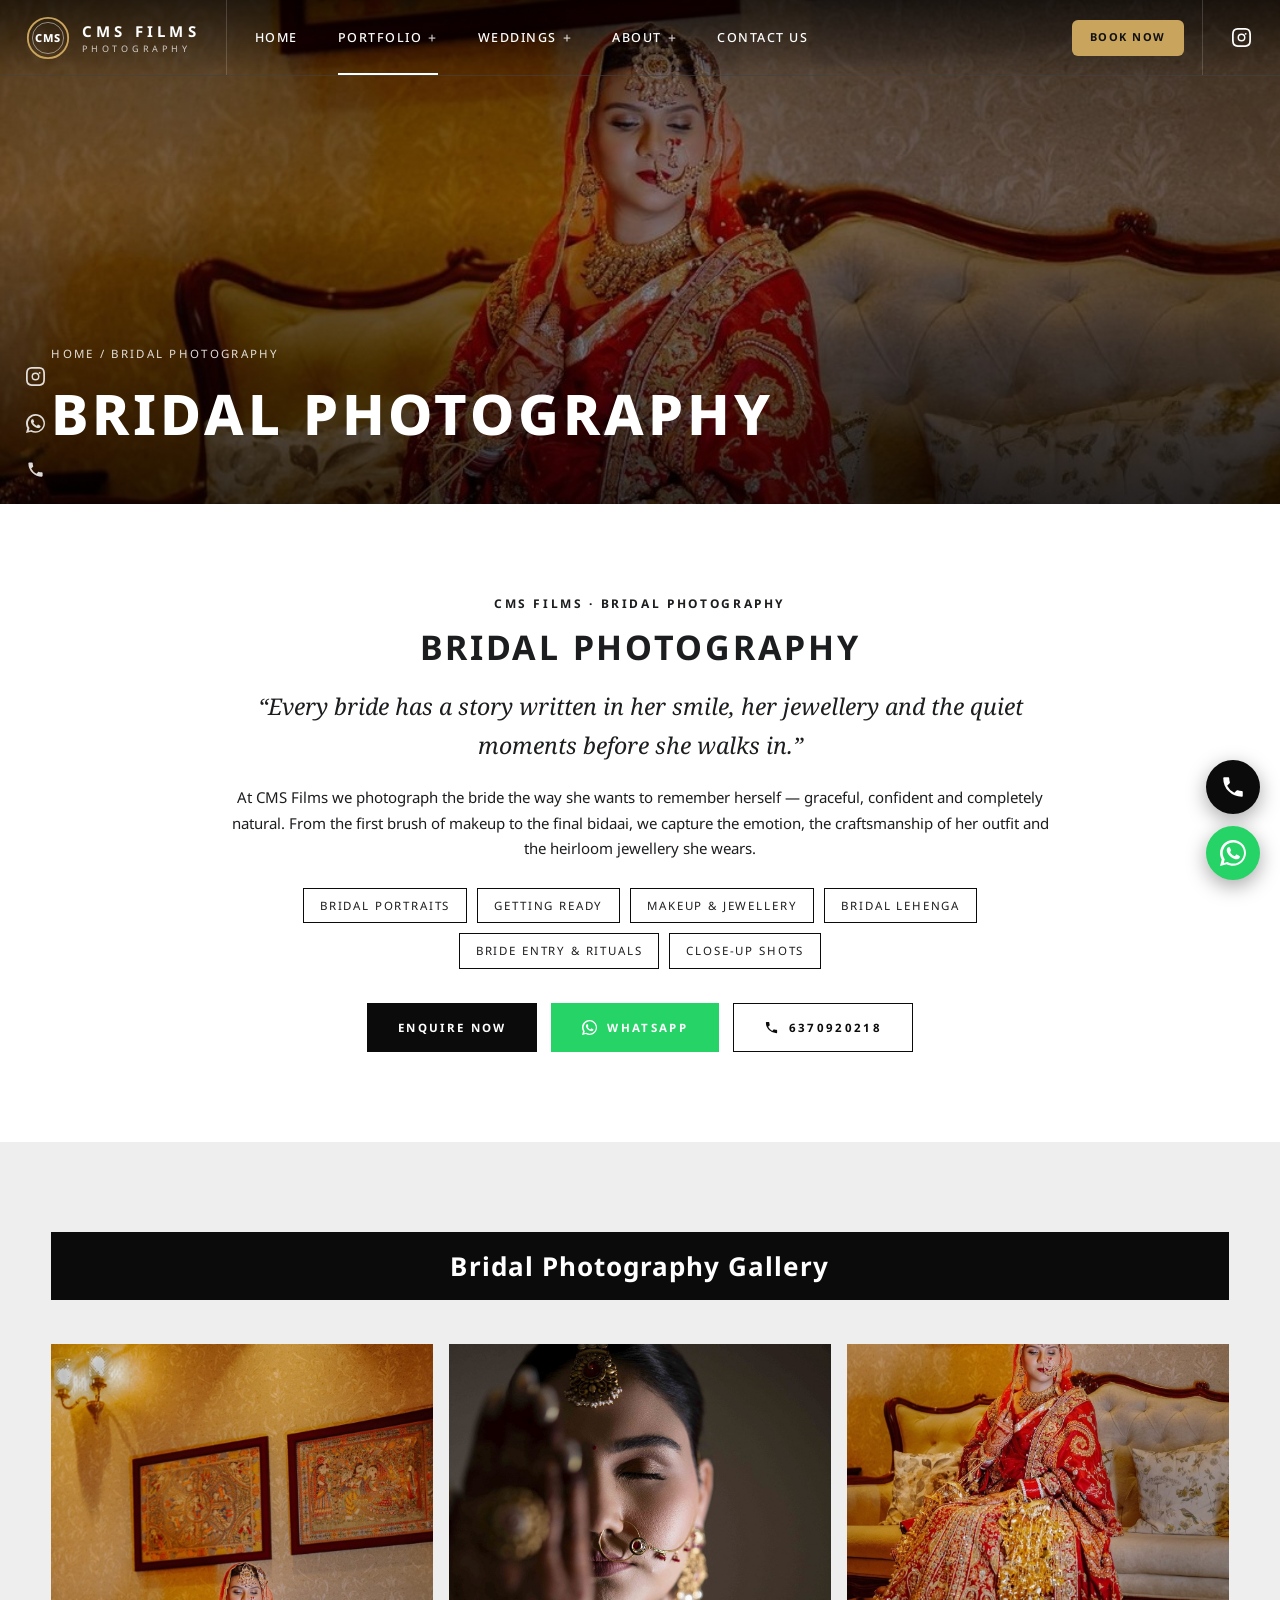
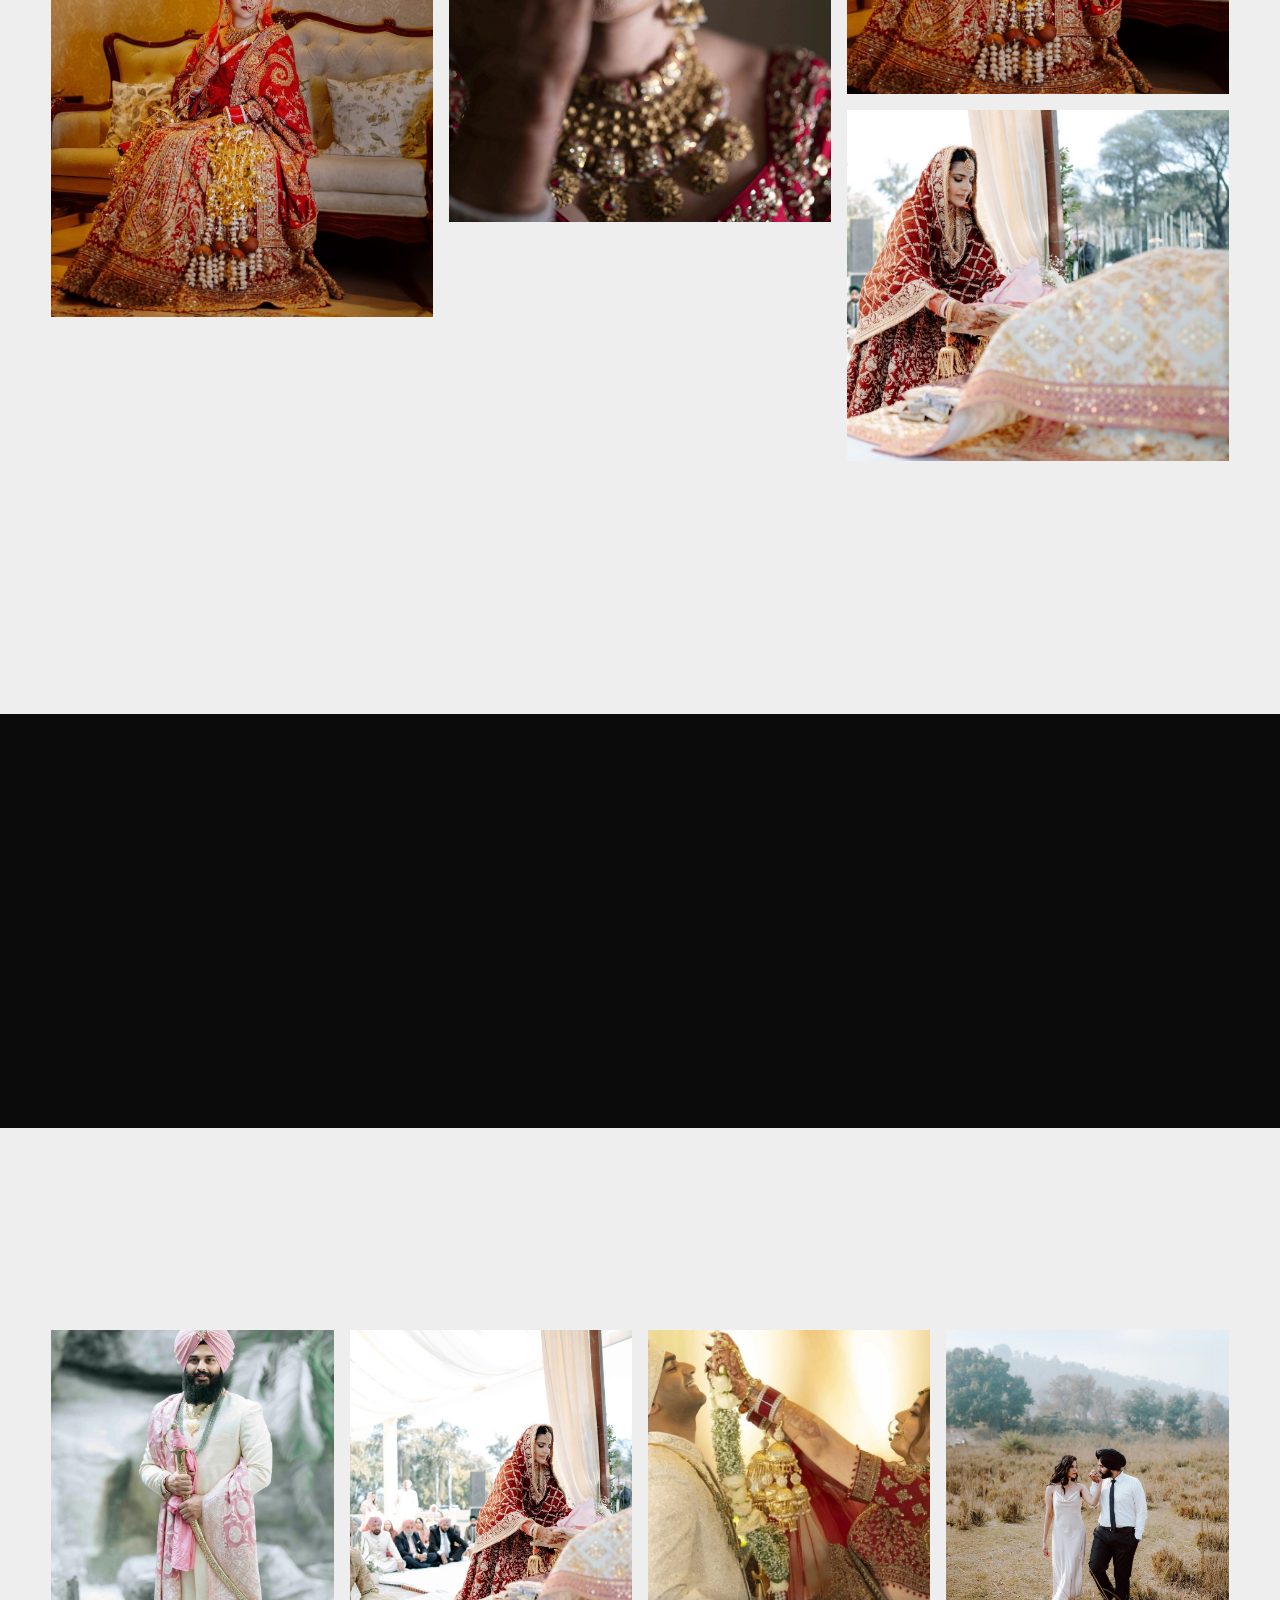
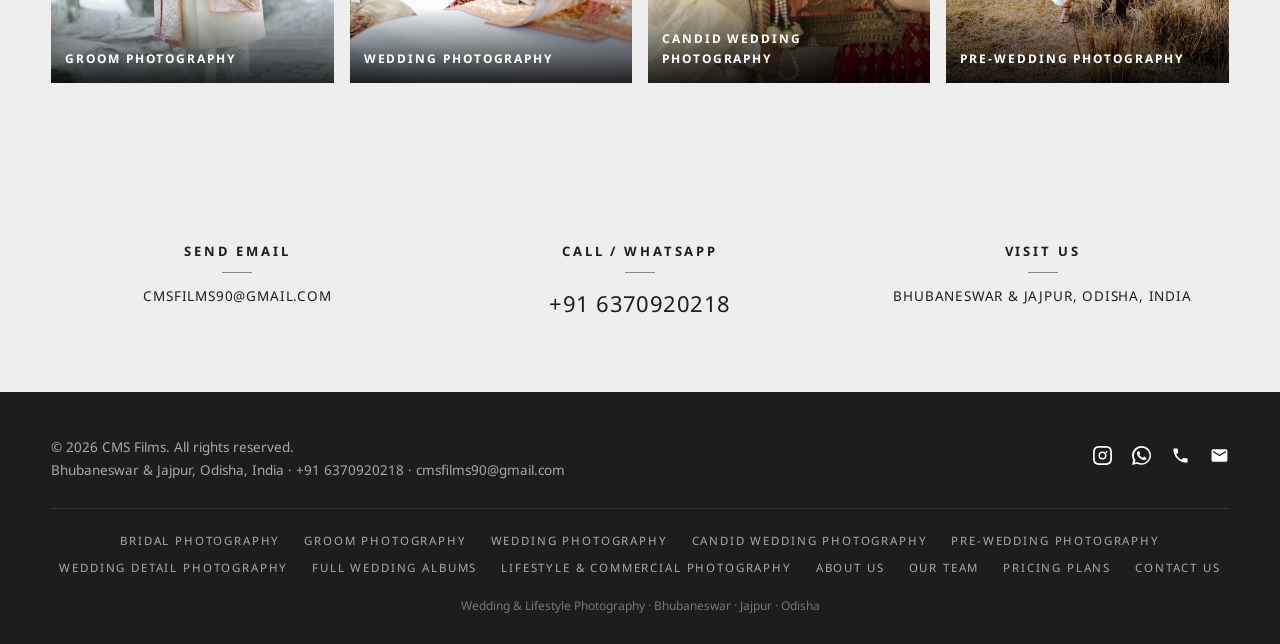
<file: bridal-photography.html>
<!DOCTYPE html>
<html lang="en"><head><meta charset="utf-8"><meta name="viewport" content="width=device-width,initial-scale=1">
<title>Bridal Photography | CMS Films — Bhubaneswar & Jajpur, Odisha</title><meta name="description" content="Bridal photography by CMS Films in Bhubaneswar, Jajpur & Odisha — portraits, getting-ready, makeup, jewellery and lehenga photography.">
<meta property="og:title" content="Bridal Photography | CMS Films — Bhubaneswar & Jajpur, Odisha"><meta property="og:description" content="Bridal photography by CMS Films in Bhubaneswar, Jajpur & Odisha — portraits, getting-ready, makeup, jewellery and lehenga photography."><meta property="og:type" content="website">
<link rel="preconnect" href="https://fonts.googleapis.com"><link rel="preconnect" href="https://fonts.gstatic.com" crossorigin>
<link href="https://fonts.googleapis.com/css2?family=Noto+Sans:ital,wght@0,400;0,500;0,600;0,700;0,800;1,400&family=Noto+Serif:ital,wght@0,400;1,400&display=swap" rel="stylesheet">
<link rel="stylesheet" href="css/style.css"><script type="application/ld+json">{"@context":"https://schema.org","@type":"Photographer","name":"CMS Films","telephone":"+916370920218","email":"cmsfilms90@gmail.com","address":{"@type":"PostalAddress","addressLocality":"Bhubaneswar & Jajpur","addressRegion":"Odisha","addressCountry":"IN"},"sameAs":["https://www.instagram.com/c_m_s_films?bqrl=djdmcDd0aW15ZGJx&utm_source=qr"],"areaServed":["Bhubaneswar","Jajpur","Odisha"]}</script></head>
<body><header class="hdr"><a class="logo" href="index.html" aria-label="CMS Films home"><svg viewBox="0 0 48 48" aria-hidden="true"><circle cx="24" cy="24" r="22" fill="none" stroke="#c9a45c" stroke-width="2"/><circle cx="24" cy="24" r="17" fill="none" stroke="#fff" stroke-width="1" opacity=".5"/><text x="24" y="28.500" text-anchor="middle" font-family="Noto Sans,Arial" font-weight="800" font-size="12" letter-spacing="1" fill="#fff">CMS</text></svg><span><b>CMS FILMS</b><small>PHOTOGRAPHY</small></span></a>
<ul class="nav"><li><a href="index.html" class="">Home</a></li><li><a href="#" class="has cur" aria-haspopup="true">Portfolio</a><div class="sub"><a href="bridal-photography.html" class="cur">Bridal Photography</a><a href="groom-photography.html" class="">Groom Photography</a><a href="pre-wedding-photography.html" class="">Pre-Wedding Photography</a><a href="wedding-detail-photography.html" class="">Wedding Detail Photography</a><a href="lifestyle-commercial-photography.html" class="">Lifestyle &amp; Commercial Photography</a></div></li><li><a href="#" class="has " aria-haspopup="true">Weddings</a><div class="sub"><a href="wedding-photography.html" class="">Wedding Photography</a><a href="candid-wedding-photography.html" class="">Candid Wedding Photography</a><a href="full-wedding-albums.html" class="">Full Wedding Albums</a></div></li><li><a href="#" class="has " aria-haspopup="true">About</a><div class="sub"><a href="about-us.html" class="">About Us</a><a href="our-team.html" class="">Our Team</a><a href="pricing-plans.html" class="">Pricing Plans</a></div></li><li><a href="contact-us.html" class="">Contact Us</a></li></ul>
<div class="hdr-r"><a href="contact-us.html" class="book">Book Now</a><a href="https://www.instagram.com/c_m_s_films?bqrl=djdmcDd0aW15ZGJx&utm_source=qr" aria-label="Instagram" target="_blank" rel="noopener"><svg viewBox="0 0 24 24"><path d="M12 7a5 5 0 1 0 0 10 5 5 0 0 0 0-10zm0 8.2A3.2 3.2 0 1 1 12 8.8a3.2 3.2 0 0 1 0 6.4zM17.3 6.2a1.2 1.2 0 1 0 0 2.4 1.2 1.2 0 0 0 0-2.4zM12 2.2c3.2 0 3.6 0 4.8.1 3.3.1 4.8 1.7 4.9 4.9.1 1.3.1 1.6.1 4.8s0 3.6-.1 4.8c-.1 3.2-1.7 4.8-4.9 4.9-1.3.1-1.6.1-4.8.1s-3.6 0-4.8-.1c-3.3-.1-4.8-1.7-4.9-4.9C2.2 15.6 2.2 15.2 2.2 12s0-3.6.1-4.8C2.4 3.9 4 2.4 7.2 2.3 8.4 2.2 8.8 2.2 12 2.2zM12 0C8.7 0 8.3 0 7.1.1 2.7.3.3 2.7.1 7.1 0 8.3 0 8.7 0 12s0 3.7.1 4.9c.2 4.400 2.600 6.800 7 7C8.300 24 8.700 24 12 24s3.700 0 4.900-.1c4.400-.2 6.800-2.600 7-7 .1-1.200.1-1.600.1-4.900s0-3.700-.1-4.900c-.2-4.400-2.600-6.800-7-7C15.700 0 15.300 0 12 0z"/></svg></a><button class="burger" data-menu aria-label="Menu"><svg viewBox="0 0 24 24"><path d="M3 6h18v2H3zm4 5h14v2H7zm-4 5h18v2H3z"/></svg></button></div></header>
<div class="shade"></div><aside class="mnav"><button class="x" aria-label="Close">×</button><a href="index.html">Home</a><h4>Portfolio</h4><a class="sm" href="bridal-photography.html">Bridal Photography</a><a class="sm" href="groom-photography.html">Groom Photography</a><a class="sm" href="pre-wedding-photography.html">Pre-Wedding Photography</a><a class="sm" href="wedding-detail-photography.html">Wedding Detail Photography</a><a class="sm" href="lifestyle-commercial-photography.html">Lifestyle &amp; Commercial Photography</a><h4>Weddings</h4><a class="sm" href="wedding-photography.html">Wedding Photography</a><a class="sm" href="candid-wedding-photography.html">Candid Wedding Photography</a><a class="sm" href="full-wedding-albums.html">Full Wedding Albums</a><h4>About</h4><a class="sm" href="about-us.html">About Us</a><a class="sm" href="our-team.html">Our Team</a><a class="sm" href="pricing-plans.html">Pricing Plans</a><a href="contact-us.html">Contact Us</a><h4>Quick contact</h4><a class="sm" href="tel:+916370920218">Call: 6370920218</a><a class="sm" href="https://wa.me/916370920218" target="_blank" rel="noopener">WhatsApp: 6370920218</a><a class="sm" href="mailto:cmsfilms90@gmail.com">cmsfilms90@gmail.com</a><a class="sm" href="https://www.instagram.com/c_m_s_films?bqrl=djdmcDd0aW15ZGJx&utm_source=qr" target="_blank" rel="noopener">Instagram: @c_m_s_films</a></aside>
<div class="rail"><a href="https://www.instagram.com/c_m_s_films?bqrl=djdmcDd0aW15ZGJx&utm_source=qr" target="_blank" rel="noopener" aria-label="Instagram"><svg viewBox="0 0 24 24"><path d="M12 7a5 5 0 1 0 0 10 5 5 0 0 0 0-10zm0 8.2A3.2 3.2 0 1 1 12 8.8a3.2 3.2 0 0 1 0 6.4zM17.3 6.2a1.2 1.2 0 1 0 0 2.4 1.2 1.2 0 0 0 0-2.4zM12 2.2c3.2 0 3.6 0 4.8.1 3.3.1 4.8 1.7 4.9 4.9.1 1.3.1 1.6.1 4.8s0 3.6-.1 4.8c-.1 3.2-1.7 4.8-4.9 4.9-1.3.1-1.6.1-4.8.1s-3.6 0-4.8-.1c-3.3-.1-4.8-1.7-4.9-4.9C2.2 15.6 2.2 15.2 2.2 12s0-3.6.1-4.8C2.4 3.9 4 2.4 7.2 2.3 8.4 2.2 8.8 2.2 12 2.2zM12 0C8.7 0 8.3 0 7.1.1 2.7.3.3 2.7.1 7.1 0 8.3 0 8.7 0 12s0 3.7.1 4.9c.2 4.400 2.600 6.800 7 7C8.300 24 8.700 24 12 24s3.700 0 4.900-.1c4.400-.2 6.800-2.600 7-7 .1-1.200.1-1.600.1-4.900s0-3.700-.1-4.900c-.2-4.400-2.600-6.800-7-7C15.700 0 15.300 0 12 0z"/></svg></a><a href="https://wa.me/916370920218" target="_blank" rel="noopener" aria-label="WhatsApp"><svg viewBox="0 0 24 24"><path d="M17.5 14.4c-.3-.1-1.800-.9-2-1-.3-.1-.5-.1-.7.1-.2.3-.8 1-.9 1.200-.2.200-.3.200-.6.100-.3-.1-1.200-.4-2.300-1.400-.9-.8-1.400-1.700-1.600-2-.2-.3 0-.5.100-.6.100-.1.300-.3.400-.5.100-.2.200-.3.300-.5.100-.2 0-.4 0-.5-.1-.1-.7-1.600-.9-2.200-.2-.6-.5-.5-.7-.5h-.6c-.2 0-.5.100-.8.400-.3.300-1 1-1 2.500s1.100 2.900 1.200 3.100c.1.2 2.100 3.200 5.100 4.500.7.3 1.300.5 1.700.6.7.2 1.400.2 1.900.1.600-.1 1.800-.7 2-1.400.3-.7.3-1.300.2-1.400-.1-.1-.3-.2-.6-.3zM12 21.800c-1.700 0-3.300-.5-4.700-1.300l-.3-.2-3.500.9.9-3.400-.2-.3A9.800 9.800 0 1 1 12 21.800zM12 0C5.400 0 0 5.400 0 12c0 2.100.6 4.200 1.600 6L0 24l6.200-1.600c1.700.9 3.700 1.400 5.800 1.400 6.600 0 12-5.400 12-12S18.600 0 12 0z"/></svg></a><a href="tel:+916370920218" aria-label="Call"><svg viewBox="0 0 24 24"><path d="M6.6 10.8a15 15 0 0 0 6.6 6.600l2.200-2.200c.3-.3.700-.4 1-.2 1.100.4 2.300.6 3.600.6.600 0 1 .4 1 1V20c0 .6-.4 1-1 1A17 17 0 0 1 3 4c0-.6.4-1 1-1h3.500c.6 0 1 .4 1 1 0 1.300.2 2.500.6 3.600.1.300 0 .7-.2 1l-2.300 2.200z"/></svg></a><a href="mailto:cmsfilms90@gmail.com" aria-label="Email"><svg viewBox="0 0 24 24"><path d="M20 4H4a2 2 0 0 0-2 2v12a2 2 0 0 0 2 2h16a2 2 0 0 0 2-2V6a2 2 0 0 0-2-2zm0 4-8 5-8-5V6l8 5 8-5v2z"/></svg></a></div>
<div class="float"><a class="call" href="tel:+916370920218" aria-label="Call CMS Films"><svg viewBox="0 0 24 24"><path d="M6.6 10.8a15 15 0 0 0 6.6 6.600l2.200-2.200c.3-.3.700-.4 1-.2 1.100.4 2.300.6 3.600.6.600 0 1 .4 1 1V20c0 .6-.4 1-1 1A17 17 0 0 1 3 4c0-.6.4-1 1-1h3.500c.6 0 1 .4 1 1 0 1.300.2 2.500.6 3.600.1.300 0 .7-.2 1l-2.300 2.200z"/></svg></a><a class="wa" href="https://wa.me/916370920218?text=Hello%20CMS%20Films%2C%20I%20want%20to%20enquire." target="_blank" rel="noopener" aria-label="WhatsApp CMS Films"><svg viewBox="0 0 24 24"><path d="M17.5 14.4c-.3-.1-1.800-.9-2-1-.3-.1-.5-.1-.7.1-.2.3-.8 1-.9 1.200-.2.200-.3.200-.6.100-.3-.1-1.200-.4-2.300-1.400-.9-.8-1.400-1.700-1.600-2-.2-.3 0-.5.100-.6.100-.1.300-.3.400-.5.100-.2.200-.3.300-.5.100-.2 0-.4 0-.5-.1-.1-.7-1.600-.9-2.200-.2-.6-.5-.5-.7-.5h-.6c-.2 0-.5.100-.8.400-.3.300-1 1-1 2.500s1.100 2.900 1.200 3.100c.1.2 2.100 3.200 5.100 4.500.7.3 1.300.5 1.700.6.7.2 1.400.2 1.900.1.600-.1 1.800-.7 2-1.400.3-.7.3-1.300.2-1.400-.1-.1-.3-.2-.6-.3zM12 21.800c-1.700 0-3.300-.5-4.700-1.300l-.3-.2-3.500.9.9-3.400-.2-.3A9.800 9.800 0 1 1 12 21.800zM12 0C5.400 0 0 5.400 0 12c0 2.100.6 4.200 1.600 6L0 24l6.200-1.600c1.700.9 3.700 1.400 5.800 1.400 6.600 0 12-5.400 12-12S18.600 0 12 0z"/></svg></a></div><div class="page-hero" style="background-image:url(images/bride-sofa.jpg)"><div class="wrap"><div class="crumb"><a href="index.html">Home</a> / Bridal Photography</div><h1>Bridal Photography</h1></div></div><section class="feat"><div class="narrow center rv"><div class="eyebrow">CMS Films · Bridal Photography</div><h2 style="margin-top:12px">Bridal Photography</h2><p class="lead">“Every bride has a story written in her smile, her jewellery and the quiet moments before she walks in.”</p><p>At CMS Films we photograph the bride the way she wants to remember herself — graceful, confident and completely natural. From the first brush of makeup to the final bidaai, we capture the emotion, the craftsmanship of her outfit and the heirloom jewellery she wears.</p><div class="tags"><span>Bridal Portraits</span><span>Getting Ready</span><span>Makeup &amp; Jewellery</span><span>Bridal Lehenga</span><span>Bride Entry &amp; Rituals</span><span>Close-up Shots</span></div><div class="btns"><a class="btn dark" href="contact-us.html">Enquire Now</a><a class="btn wa" href="https://wa.me/916370920218?text=Hello%20CMS%20Films%2C%20I%20am%20interested%20in%20Bridal%20Photography." target="_blank" rel="noopener"><svg viewBox="0 0 24 24"><path d="M17.5 14.4c-.3-.1-1.800-.9-2-1-.3-.1-.5-.1-.7.1-.2.3-.8 1-.9 1.200-.2.200-.3.200-.6.100-.3-.1-1.200-.4-2.300-1.400-.9-.8-1.400-1.700-1.600-2-.2-.3 0-.5.100-.6.100-.1.300-.3.400-.5.100-.2.200-.3.300-.5.100-.2 0-.4 0-.5-.1-.1-.7-1.600-.9-2.200-.2-.6-.5-.5-.7-.5h-.6c-.2 0-.5.100-.8.400-.3.300-1 1-1 2.500s1.100 2.900 1.200 3.100c.1.2 2.100 3.200 5.100 4.500.7.3 1.300.5 1.700.6.7.2 1.400.2 1.900.1.600-.1 1.800-.7 2-1.400.3-.7.3-1.300.2-1.400-.1-.1-.3-.2-.6-.3zM12 21.800c-1.700 0-3.300-.5-4.700-1.300l-.3-.2-3.500.9.9-3.400-.2-.3A9.800 9.800 0 1 1 12 21.800zM12 0C5.400 0 0 5.400 0 12c0 2.100.6 4.200 1.600 6L0 24l6.200-1.600c1.700.9 3.700 1.400 5.800 1.400 6.600 0 12-5.400 12-12S18.600 0 12 0z"/></svg> WhatsApp</a><a class="btn" href="tel:+916370920218"><svg viewBox="0 0 24 24"><path d="M6.6 10.8a15 15 0 0 0 6.6 6.600l2.200-2.200c.3-.3.700-.4 1-.2 1.100.4 2.300.6 3.600.6.600 0 1 .4 1 1V20c0 .6-.4 1-1 1A17 17 0 0 1 3 4c0-.6.4-1 1-1h3.500c.6 0 1 .4 1 1 0 1.300.2 2.500.6 3.600.1.300 0 .7-.2 1l-2.300 2.200z"/></svg> 6370920218</a></div></div></section>
<section style="background:var(--grey)"><div class="wrap"><div class="bar rv">Bridal Photography Gallery</div><div class="gal"><figure class="rv" data-full="images/bride-sofa.jpg"><img src="images/bride-sofa.jpg" alt="Bride in red bridal lehenga seated on a sofa" loading="lazy"><figcaption>Bridal Portrait</figcaption></figure><figure class="rv" data-full="images/bride-closeup.jpg"><img src="images/bride-closeup.jpg" alt="Close-up bridal portrait with nath and necklace" loading="lazy"><figcaption>Close-up Bridal Shot</figcaption></figure><figure class="rv" data-full="images/bride-makeup.jpg"><img src="images/bride-makeup.jpg" alt="Bridal makeup and eyes close-up" loading="lazy"><figcaption>Bridal Makeup</figcaption></figure><figure class="rv" data-full="images/bride-field.jpg"><img src="images/bride-field.jpg" alt="Bride outdoors in a red dupatta" loading="lazy"><figcaption>Bridal Portrait · Outdoor</figcaption></figure><figure class="rv" data-full="images/bride-lehenga.jpg"><img src="images/bride-lehenga.jpg" alt="Embroidered red bridal lehenga" loading="lazy"><figcaption>Bridal Lehenga</figcaption></figure><figure class="rv" data-full="images/bride-ritual.jpg"><img src="images/bride-ritual.jpg" alt="Bride during the wedding ritual" loading="lazy"><figcaption>Bride · Wedding Rituals</figcaption></figure></div></div></section><section class="cta"><div class="narrow rv"><h2>Planning Your Story With CMS Films?</h2><p>Tell us your date, venue and the moments you want remembered. We will reply with availability and a tailored quote.</p><div class="btns"><a class="btn wa" href="https://wa.me/916370920218?text=Hello%20CMS%20Films%2C%20I%20want%20to%20book." target="_blank" rel="noopener"><svg viewBox="0 0 24 24"><path d="M17.5 14.4c-.3-.1-1.800-.9-2-1-.3-.1-.5-.1-.7.1-.2.3-.8 1-.9 1.200-.2.200-.3.200-.6.100-.3-.1-1.200-.4-2.300-1.400-.9-.8-1.400-1.700-1.600-2-.2-.3 0-.5.100-.6.100-.1.300-.3.400-.5.100-.2.200-.3.300-.5.100-.2 0-.4 0-.5-.1-.1-.7-1.600-.9-2.200-.2-.6-.5-.5-.7-.5h-.6c-.2 0-.5.100-.8.400-.3.300-1 1-1 2.500s1.100 2.900 1.200 3.100c.1.2 2.100 3.200 5.100 4.500.7.3 1.300.5 1.700.6.7.2 1.400.2 1.900.1.600-.1 1.800-.7 2-1.400.3-.7.3-1.300.2-1.400-.1-.1-.3-.2-.6-.3zM12 21.800c-1.700 0-3.300-.5-4.700-1.300l-.3-.2-3.500.9.9-3.400-.2-.3A9.800 9.800 0 1 1 12 21.800zM12 0C5.400 0 0 5.400 0 12c0 2.100.6 4.200 1.600 6L0 24l6.200-1.600c1.700.9 3.700 1.400 5.800 1.400 6.600 0 12-5.400 12-12S18.600 0 12 0z"/></svg> WhatsApp Us</a><a class="btn light" href="tel:+916370920218"><svg viewBox="0 0 24 24"><path d="M6.6 10.8a15 15 0 0 0 6.6 6.600l2.200-2.200c.3-.3.700-.4 1-.2 1.100.4 2.300.6 3.600.6.600 0 1 .4 1 1V20c0 .6-.4 1-1 1A17 17 0 0 1 3 4c0-.6.4-1 1-1h3.500c.6 0 1 .4 1 1 0 1.300.2 2.500.6 3.600.1.300 0 .7-.2 1l-2.300 2.200z"/></svg> Call 6370920218</a><a class="btn light" href="contact-us.html">Send Enquiry</a></div></div></section><section style="background:var(--grey)"><div class="wrap"><div class="bar rv">Explore More Categories</div><div class="more rv"><a href="groom-photography.html"><img src="images/groom-portrait.jpg" alt="Groom Photography" loading="lazy"><span>Groom Photography</span></a><a href="wedding-photography.html"><img src="images/wed-ceremony.jpg" alt="Wedding Photography" loading="lazy"><span>Wedding Photography</span></a><a href="candid-wedding-photography.html"><img src="images/candid-jaimala.jpg" alt="Candid Wedding Photography" loading="lazy"><span>Candid Wedding Photography</span></a><a href="pre-wedding-photography.html"><img src="images/pre-field.jpg" alt="Pre-Wedding Photography" loading="lazy"><span>Pre-Wedding Photography</span></a></div></div></section><section style="background:var(--grey);padding:70px 0"><div class="wrap trio rv"><div><h4>Send Email</h4><div class="ln"></div><p><a href="mailto:cmsfilms90@gmail.com">cmsfilms90@gmail.com</a></p></div><div><h4>Call / WhatsApp</h4><div class="ln"></div><p class="big"><a href="tel:+916370920218">+91 6370920218</a></p></div><div><h4>Visit Us</h4><div class="ln"></div><p>Bhubaneswar &amp; Jajpur, Odisha, India</p></div></div></section><footer><div class="wrap"><div class="row"><div>© <span data-y>2026</span> CMS Films. All rights reserved.<br>Bhubaneswar &amp; Jajpur, Odisha, India · <a href="tel:+916370920218">+91 6370920218</a> · <a href="mailto:cmsfilms90@gmail.com">cmsfilms90@gmail.com</a></div><div class="soc"><a href="https://www.instagram.com/c_m_s_films?bqrl=djdmcDd0aW15ZGJx&utm_source=qr" target="_blank" rel="noopener" aria-label="Instagram"><svg viewBox="0 0 24 24"><path d="M12 7a5 5 0 1 0 0 10 5 5 0 0 0 0-10zm0 8.2A3.2 3.2 0 1 1 12 8.8a3.2 3.2 0 0 1 0 6.4zM17.3 6.2a1.2 1.2 0 1 0 0 2.4 1.2 1.2 0 0 0 0-2.4zM12 2.2c3.2 0 3.6 0 4.8.1 3.3.1 4.8 1.7 4.9 4.9.1 1.3.1 1.6.1 4.8s0 3.6-.1 4.8c-.1 3.2-1.7 4.8-4.9 4.9-1.3.1-1.6.1-4.8.1s-3.6 0-4.8-.1c-3.3-.1-4.8-1.7-4.9-4.9C2.2 15.6 2.2 15.2 2.2 12s0-3.6.1-4.8C2.4 3.9 4 2.4 7.2 2.3 8.4 2.2 8.8 2.2 12 2.2zM12 0C8.7 0 8.3 0 7.1.1 2.7.3.3 2.7.1 7.1 0 8.3 0 8.7 0 12s0 3.7.1 4.9c.2 4.400 2.600 6.800 7 7C8.300 24 8.700 24 12 24s3.700 0 4.900-.1c4.400-.2 6.800-2.600 7-7 .1-1.200.1-1.600.1-4.900s0-3.700-.1-4.900c-.2-4.400-2.600-6.800-7-7C15.700 0 15.300 0 12 0z"/></svg></a><a href="https://wa.me/916370920218" target="_blank" rel="noopener" aria-label="WhatsApp"><svg viewBox="0 0 24 24"><path d="M17.5 14.4c-.3-.1-1.800-.9-2-1-.3-.1-.5-.1-.7.1-.2.3-.8 1-.9 1.200-.2.200-.3.200-.6.100-.3-.1-1.200-.4-2.300-1.400-.9-.8-1.400-1.700-1.600-2-.2-.3 0-.5.100-.6.100-.1.300-.3.400-.5.100-.2.200-.3.300-.5.100-.2 0-.4 0-.5-.1-.1-.7-1.600-.9-2.200-.2-.6-.5-.5-.7-.5h-.6c-.2 0-.5.100-.8.400-.3.300-1 1-1 2.500s1.100 2.900 1.200 3.100c.1.2 2.100 3.200 5.100 4.500.7.3 1.300.5 1.700.6.7.2 1.400.2 1.900.1.600-.1 1.800-.7 2-1.400.3-.7.3-1.300.2-1.400-.1-.1-.3-.2-.6-.3zM12 21.800c-1.700 0-3.300-.5-4.700-1.300l-.3-.2-3.500.9.9-3.400-.2-.3A9.800 9.800 0 1 1 12 21.800zM12 0C5.400 0 0 5.400 0 12c0 2.100.6 4.200 1.600 6L0 24l6.200-1.600c1.700.9 3.700 1.400 5.800 1.400 6.600 0 12-5.400 12-12S18.600 0 12 0z"/></svg></a><a href="tel:+916370920218" aria-label="Call"><svg viewBox="0 0 24 24"><path d="M6.6 10.8a15 15 0 0 0 6.6 6.600l2.200-2.200c.3-.3.700-.4 1-.2 1.100.4 2.300.6 3.600.6.600 0 1 .4 1 1V20c0 .6-.4 1-1 1A17 17 0 0 1 3 4c0-.6.4-1 1-1h3.500c.6 0 1 .4 1 1 0 1.300.2 2.500.6 3.600.1.300 0 .7-.2 1l-2.300 2.200z"/></svg></a><a href="mailto:cmsfilms90@gmail.com" aria-label="Email"><svg viewBox="0 0 24 24"><path d="M20 4H4a2 2 0 0 0-2 2v12a2 2 0 0 0 2 2h16a2 2 0 0 0 2-2V6a2 2 0 0 0-2-2zm0 4-8 5-8-5V6l8 5 8-5v2z"/></svg></a></div></div><div class="links"><a href="bridal-photography.html">Bridal Photography</a><a href="groom-photography.html">Groom Photography</a><a href="wedding-photography.html">Wedding Photography</a><a href="candid-wedding-photography.html">Candid Wedding Photography</a><a href="pre-wedding-photography.html">Pre-Wedding Photography</a><a href="wedding-detail-photography.html">Wedding Detail Photography</a><a href="full-wedding-albums.html">Full Wedding Albums</a><a href="lifestyle-commercial-photography.html">Lifestyle &amp; Commercial Photography</a><a href="about-us.html">About Us</a><a href="our-team.html">Our Team</a><a href="pricing-plans.html">Pricing Plans</a><a href="contact-us.html">Contact Us</a></div><div class="copy">Wedding &amp; Lifestyle Photography · Bhubaneswar · Jajpur · Odisha</div></div></footer><script src="js/main.js"></script></body></html>
</file>
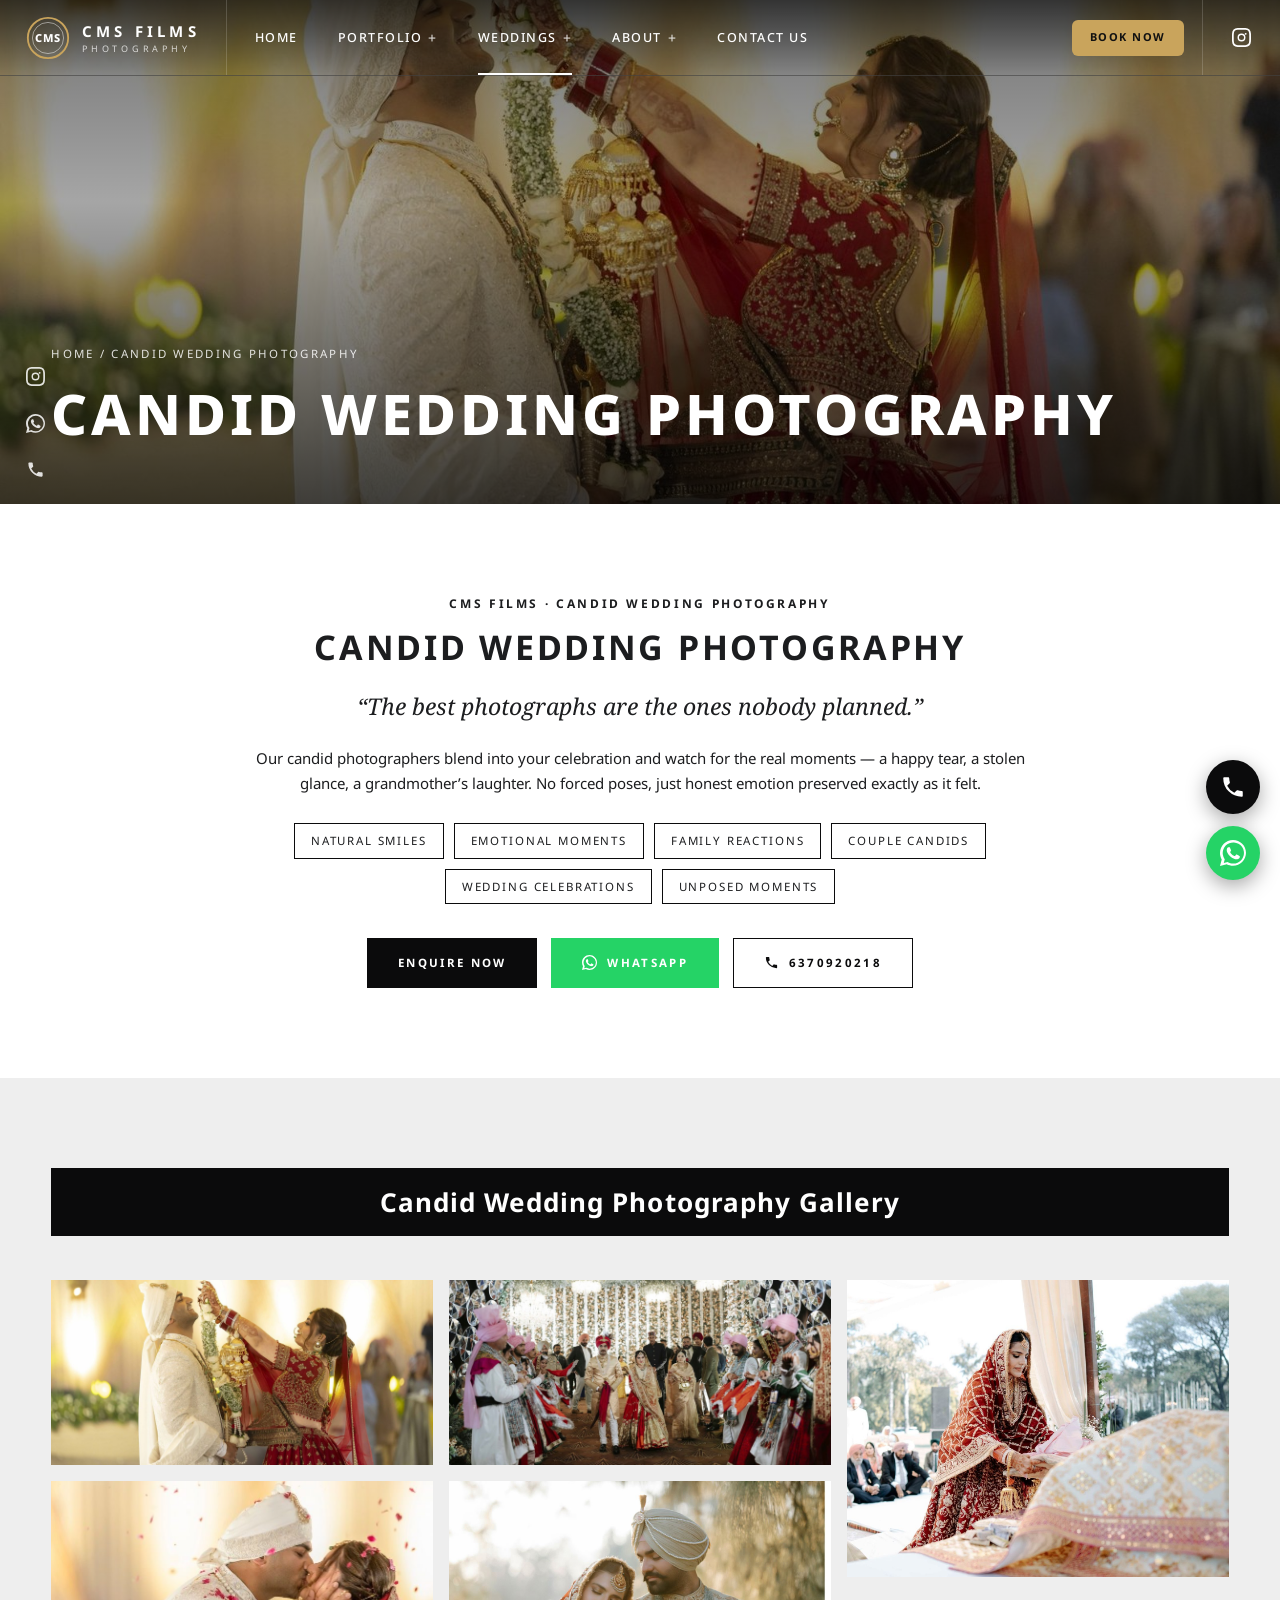
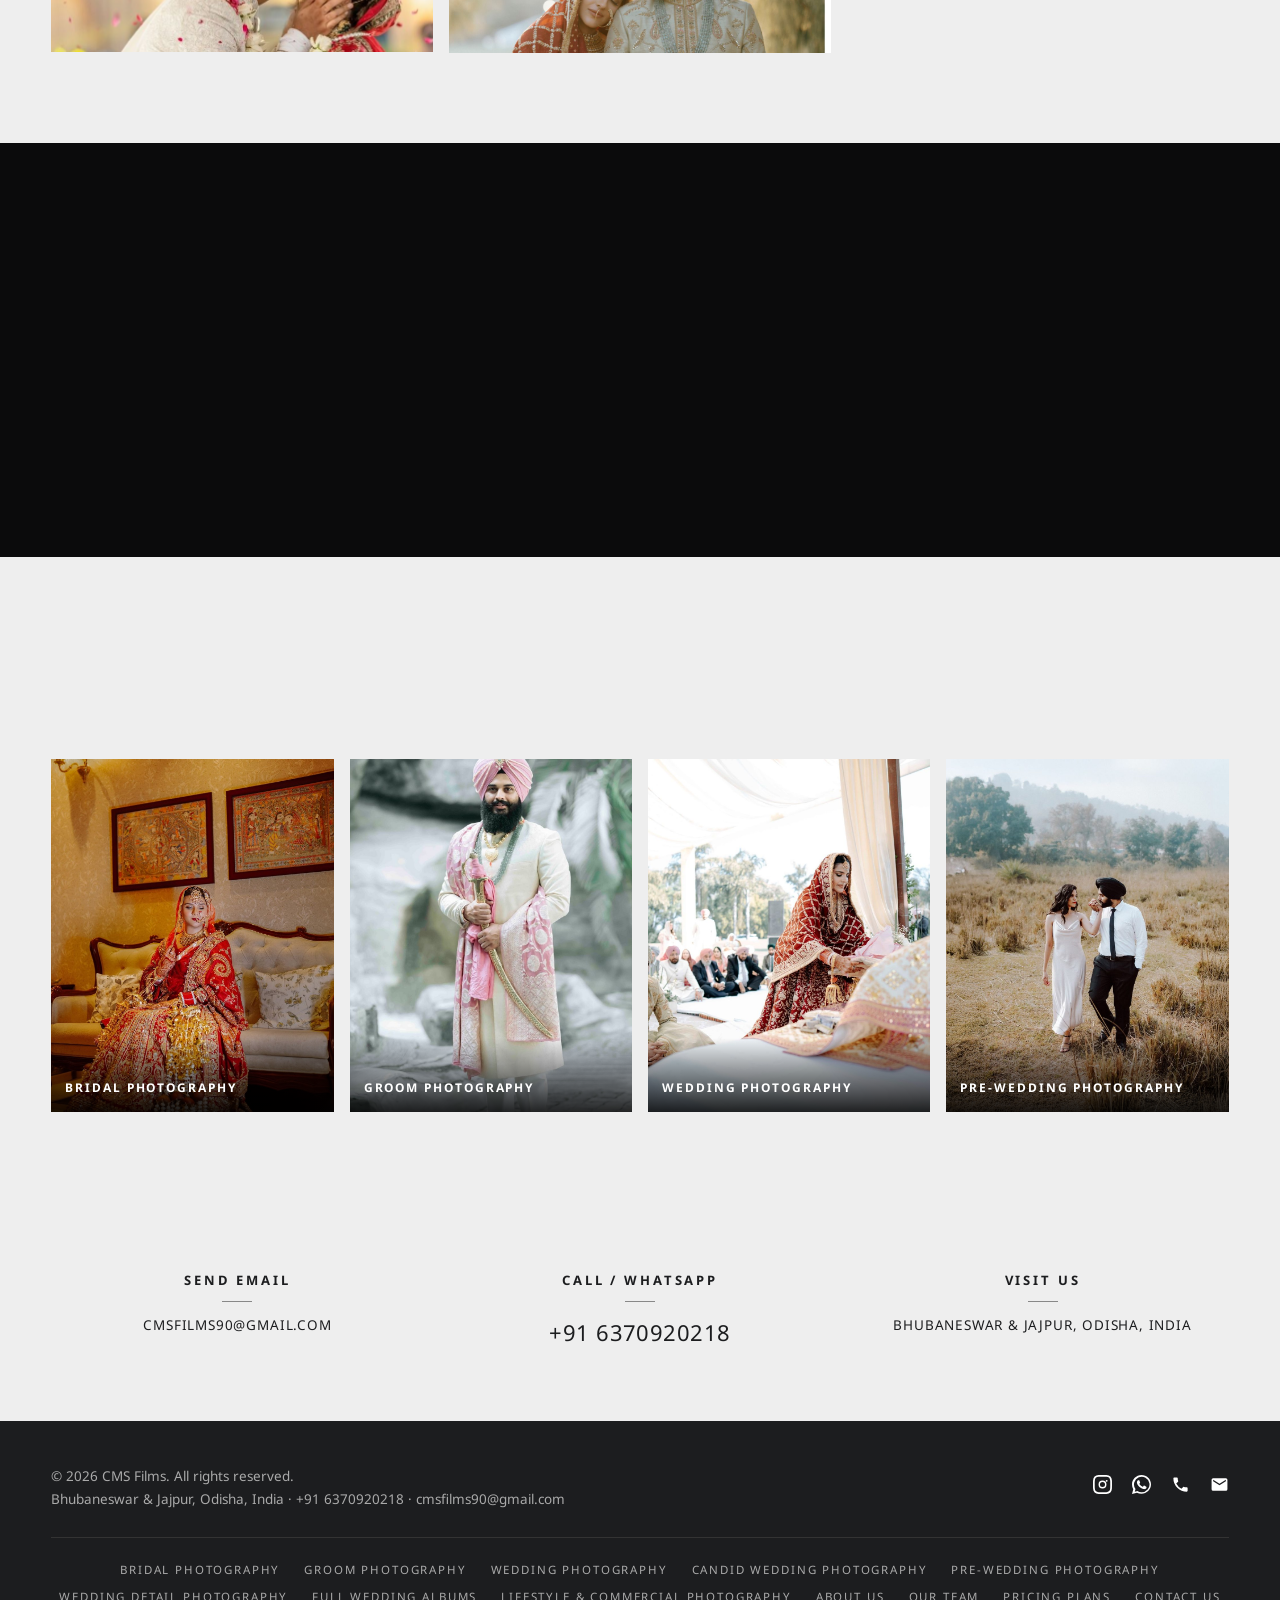
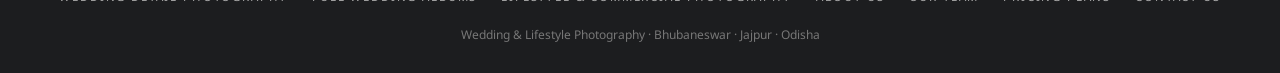
<file: candid-wedding-photography.html>
<!DOCTYPE html>
<html lang="en"><head><meta charset="utf-8"><meta name="viewport" content="width=device-width,initial-scale=1">
<title>Candid Wedding Photography | CMS Films — Bhubaneswar & Jajpur, Odisha</title><meta name="description" content="Candid wedding photography by CMS Films — natural smiles, emotional moments, family reactions and unposed wedding stories in Odisha.">
<meta property="og:title" content="Candid Wedding Photography | CMS Films — Bhubaneswar & Jajpur, Odisha"><meta property="og:description" content="Candid wedding photography by CMS Films — natural smiles, emotional moments, family reactions and unposed wedding stories in Odisha."><meta property="og:type" content="website">
<link rel="preconnect" href="https://fonts.googleapis.com"><link rel="preconnect" href="https://fonts.gstatic.com" crossorigin>
<link href="https://fonts.googleapis.com/css2?family=Noto+Sans:ital,wght@0,400;0,500;0,600;0,700;0,800;1,400&family=Noto+Serif:ital,wght@0,400;1,400&display=swap" rel="stylesheet">
<link rel="stylesheet" href="css/style.css"><script type="application/ld+json">{"@context":"https://schema.org","@type":"Photographer","name":"CMS Films","telephone":"+916370920218","email":"cmsfilms90@gmail.com","address":{"@type":"PostalAddress","addressLocality":"Bhubaneswar & Jajpur","addressRegion":"Odisha","addressCountry":"IN"},"sameAs":["https://www.instagram.com/c_m_s_films?bqrl=djdmcDd0aW15ZGJx&utm_source=qr"],"areaServed":["Bhubaneswar","Jajpur","Odisha"]}</script></head>
<body><header class="hdr"><a class="logo" href="index.html" aria-label="CMS Films home"><svg viewBox="0 0 48 48" aria-hidden="true"><circle cx="24" cy="24" r="22" fill="none" stroke="#c9a45c" stroke-width="2"/><circle cx="24" cy="24" r="17" fill="none" stroke="#fff" stroke-width="1" opacity=".5"/><text x="24" y="28.500" text-anchor="middle" font-family="Noto Sans,Arial" font-weight="800" font-size="12" letter-spacing="1" fill="#fff">CMS</text></svg><span><b>CMS FILMS</b><small>PHOTOGRAPHY</small></span></a>
<ul class="nav"><li><a href="index.html" class="">Home</a></li><li><a href="#" class="has " aria-haspopup="true">Portfolio</a><div class="sub"><a href="bridal-photography.html" class="">Bridal Photography</a><a href="groom-photography.html" class="">Groom Photography</a><a href="pre-wedding-photography.html" class="">Pre-Wedding Photography</a><a href="wedding-detail-photography.html" class="">Wedding Detail Photography</a><a href="lifestyle-commercial-photography.html" class="">Lifestyle &amp; Commercial Photography</a></div></li><li><a href="#" class="has cur" aria-haspopup="true">Weddings</a><div class="sub"><a href="wedding-photography.html" class="">Wedding Photography</a><a href="candid-wedding-photography.html" class="cur">Candid Wedding Photography</a><a href="full-wedding-albums.html" class="">Full Wedding Albums</a></div></li><li><a href="#" class="has " aria-haspopup="true">About</a><div class="sub"><a href="about-us.html" class="">About Us</a><a href="our-team.html" class="">Our Team</a><a href="pricing-plans.html" class="">Pricing Plans</a></div></li><li><a href="contact-us.html" class="">Contact Us</a></li></ul>
<div class="hdr-r"><a href="contact-us.html" class="book">Book Now</a><a href="https://www.instagram.com/c_m_s_films?bqrl=djdmcDd0aW15ZGJx&utm_source=qr" aria-label="Instagram" target="_blank" rel="noopener"><svg viewBox="0 0 24 24"><path d="M12 7a5 5 0 1 0 0 10 5 5 0 0 0 0-10zm0 8.2A3.2 3.2 0 1 1 12 8.8a3.2 3.2 0 0 1 0 6.4zM17.3 6.2a1.2 1.2 0 1 0 0 2.4 1.2 1.2 0 0 0 0-2.4zM12 2.2c3.2 0 3.6 0 4.8.1 3.3.1 4.8 1.7 4.9 4.9.1 1.3.1 1.6.1 4.8s0 3.6-.1 4.8c-.1 3.2-1.7 4.8-4.9 4.9-1.3.1-1.6.1-4.8.1s-3.6 0-4.8-.1c-3.3-.1-4.8-1.7-4.9-4.9C2.2 15.6 2.2 15.2 2.2 12s0-3.6.1-4.8C2.4 3.9 4 2.4 7.2 2.3 8.4 2.2 8.8 2.2 12 2.2zM12 0C8.7 0 8.3 0 7.1.1 2.7.3.3 2.7.1 7.1 0 8.3 0 8.7 0 12s0 3.7.1 4.9c.2 4.400 2.600 6.800 7 7C8.300 24 8.700 24 12 24s3.700 0 4.900-.1c4.400-.2 6.800-2.600 7-7 .1-1.200.1-1.600.1-4.900s0-3.700-.1-4.900c-.2-4.400-2.600-6.800-7-7C15.700 0 15.300 0 12 0z"/></svg></a><button class="burger" data-menu aria-label="Menu"><svg viewBox="0 0 24 24"><path d="M3 6h18v2H3zm4 5h14v2H7zm-4 5h18v2H3z"/></svg></button></div></header>
<div class="shade"></div><aside class="mnav"><button class="x" aria-label="Close">×</button><a href="index.html">Home</a><h4>Portfolio</h4><a class="sm" href="bridal-photography.html">Bridal Photography</a><a class="sm" href="groom-photography.html">Groom Photography</a><a class="sm" href="pre-wedding-photography.html">Pre-Wedding Photography</a><a class="sm" href="wedding-detail-photography.html">Wedding Detail Photography</a><a class="sm" href="lifestyle-commercial-photography.html">Lifestyle &amp; Commercial Photography</a><h4>Weddings</h4><a class="sm" href="wedding-photography.html">Wedding Photography</a><a class="sm" href="candid-wedding-photography.html">Candid Wedding Photography</a><a class="sm" href="full-wedding-albums.html">Full Wedding Albums</a><h4>About</h4><a class="sm" href="about-us.html">About Us</a><a class="sm" href="our-team.html">Our Team</a><a class="sm" href="pricing-plans.html">Pricing Plans</a><a href="contact-us.html">Contact Us</a><h4>Quick contact</h4><a class="sm" href="tel:+916370920218">Call: 6370920218</a><a class="sm" href="https://wa.me/916370920218" target="_blank" rel="noopener">WhatsApp: 6370920218</a><a class="sm" href="mailto:cmsfilms90@gmail.com">cmsfilms90@gmail.com</a><a class="sm" href="https://www.instagram.com/c_m_s_films?bqrl=djdmcDd0aW15ZGJx&utm_source=qr" target="_blank" rel="noopener">Instagram: @c_m_s_films</a></aside>
<div class="rail"><a href="https://www.instagram.com/c_m_s_films?bqrl=djdmcDd0aW15ZGJx&utm_source=qr" target="_blank" rel="noopener" aria-label="Instagram"><svg viewBox="0 0 24 24"><path d="M12 7a5 5 0 1 0 0 10 5 5 0 0 0 0-10zm0 8.2A3.2 3.2 0 1 1 12 8.8a3.2 3.2 0 0 1 0 6.4zM17.3 6.2a1.2 1.2 0 1 0 0 2.4 1.2 1.2 0 0 0 0-2.4zM12 2.2c3.2 0 3.6 0 4.8.1 3.3.1 4.8 1.7 4.9 4.9.1 1.3.1 1.6.1 4.8s0 3.6-.1 4.8c-.1 3.2-1.7 4.8-4.9 4.9-1.3.1-1.6.1-4.8.1s-3.6 0-4.8-.1c-3.3-.1-4.8-1.7-4.9-4.9C2.2 15.6 2.2 15.2 2.2 12s0-3.6.1-4.8C2.4 3.9 4 2.4 7.2 2.3 8.4 2.2 8.8 2.2 12 2.2zM12 0C8.7 0 8.3 0 7.1.1 2.7.3.3 2.7.1 7.1 0 8.3 0 8.7 0 12s0 3.7.1 4.9c.2 4.400 2.600 6.800 7 7C8.300 24 8.700 24 12 24s3.700 0 4.900-.1c4.400-.2 6.800-2.600 7-7 .1-1.200.1-1.600.1-4.900s0-3.700-.1-4.900c-.2-4.400-2.600-6.800-7-7C15.700 0 15.300 0 12 0z"/></svg></a><a href="https://wa.me/916370920218" target="_blank" rel="noopener" aria-label="WhatsApp"><svg viewBox="0 0 24 24"><path d="M17.5 14.4c-.3-.1-1.800-.9-2-1-.3-.1-.5-.1-.7.1-.2.3-.8 1-.9 1.200-.2.200-.3.200-.6.100-.3-.1-1.200-.4-2.300-1.400-.9-.8-1.400-1.700-1.600-2-.2-.3 0-.5.100-.6.100-.1.300-.3.400-.5.100-.2.200-.3.300-.5.100-.2 0-.4 0-.5-.1-.1-.7-1.600-.9-2.200-.2-.6-.5-.5-.7-.5h-.6c-.2 0-.5.100-.8.400-.3.300-1 1-1 2.500s1.100 2.900 1.200 3.100c.1.2 2.100 3.200 5.100 4.500.7.3 1.300.5 1.700.6.7.2 1.400.2 1.900.1.600-.1 1.800-.7 2-1.400.3-.7.3-1.300.2-1.400-.1-.1-.3-.2-.6-.3zM12 21.800c-1.700 0-3.300-.5-4.700-1.300l-.3-.2-3.500.9.9-3.400-.2-.3A9.800 9.800 0 1 1 12 21.800zM12 0C5.400 0 0 5.400 0 12c0 2.100.6 4.200 1.600 6L0 24l6.200-1.600c1.700.9 3.700 1.400 5.800 1.400 6.600 0 12-5.400 12-12S18.600 0 12 0z"/></svg></a><a href="tel:+916370920218" aria-label="Call"><svg viewBox="0 0 24 24"><path d="M6.6 10.8a15 15 0 0 0 6.6 6.600l2.200-2.200c.3-.3.700-.4 1-.2 1.100.4 2.300.6 3.600.6.600 0 1 .4 1 1V20c0 .6-.4 1-1 1A17 17 0 0 1 3 4c0-.6.4-1 1-1h3.500c.6 0 1 .4 1 1 0 1.300.2 2.500.6 3.600.1.300 0 .7-.2 1l-2.300 2.200z"/></svg></a><a href="mailto:cmsfilms90@gmail.com" aria-label="Email"><svg viewBox="0 0 24 24"><path d="M20 4H4a2 2 0 0 0-2 2v12a2 2 0 0 0 2 2h16a2 2 0 0 0 2-2V6a2 2 0 0 0-2-2zm0 4-8 5-8-5V6l8 5 8-5v2z"/></svg></a></div>
<div class="float"><a class="call" href="tel:+916370920218" aria-label="Call CMS Films"><svg viewBox="0 0 24 24"><path d="M6.6 10.8a15 15 0 0 0 6.6 6.600l2.200-2.200c.3-.3.700-.4 1-.2 1.100.4 2.300.6 3.600.6.600 0 1 .4 1 1V20c0 .6-.4 1-1 1A17 17 0 0 1 3 4c0-.6.4-1 1-1h3.500c.6 0 1 .4 1 1 0 1.300.2 2.500.6 3.600.1.300 0 .7-.2 1l-2.300 2.200z"/></svg></a><a class="wa" href="https://wa.me/916370920218?text=Hello%20CMS%20Films%2C%20I%20want%20to%20enquire." target="_blank" rel="noopener" aria-label="WhatsApp CMS Films"><svg viewBox="0 0 24 24"><path d="M17.5 14.4c-.3-.1-1.800-.9-2-1-.3-.1-.5-.1-.7.1-.2.3-.8 1-.9 1.200-.2.200-.3.200-.6.100-.3-.1-1.200-.4-2.300-1.400-.9-.8-1.400-1.700-1.600-2-.2-.3 0-.5.100-.6.100-.1.300-.3.400-.5.100-.2.200-.3.300-.5.100-.2 0-.4 0-.5-.1-.1-.7-1.600-.9-2.200-.2-.6-.5-.5-.7-.5h-.6c-.2 0-.5.100-.8.400-.3.300-1 1-1 2.500s1.100 2.900 1.200 3.100c.1.2 2.100 3.200 5.100 4.500.7.3 1.300.5 1.700.6.7.2 1.400.2 1.900.1.600-.1 1.800-.7 2-1.400.3-.7.3-1.300.2-1.400-.1-.1-.3-.2-.6-.3zM12 21.800c-1.700 0-3.300-.5-4.700-1.300l-.3-.2-3.500.9.9-3.400-.2-.3A9.800 9.800 0 1 1 12 21.800zM12 0C5.400 0 0 5.400 0 12c0 2.100.6 4.200 1.600 6L0 24l6.200-1.600c1.700.9 3.700 1.400 5.800 1.400 6.600 0 12-5.400 12-12S18.600 0 12 0z"/></svg></a></div><div class="page-hero" style="background-image:url(images/candid-jaimala.jpg)"><div class="wrap"><div class="crumb"><a href="index.html">Home</a> / Candid Wedding Photography</div><h1>Candid Wedding Photography</h1></div></div><section class="feat"><div class="narrow center rv"><div class="eyebrow">CMS Films · Candid Wedding Photography</div><h2 style="margin-top:12px">Candid Wedding Photography</h2><p class="lead">“The best photographs are the ones nobody planned.”</p><p>Our candid photographers blend into your celebration and watch for the real moments — a happy tear, a stolen glance, a grandmother’s laughter. No forced poses, just honest emotion preserved exactly as it felt.</p><div class="tags"><span>Natural Smiles</span><span>Emotional Moments</span><span>Family Reactions</span><span>Couple Candids</span><span>Wedding Celebrations</span><span>Unposed Moments</span></div><div class="btns"><a class="btn dark" href="contact-us.html">Enquire Now</a><a class="btn wa" href="https://wa.me/916370920218?text=Hello%20CMS%20Films%2C%20I%20am%20interested%20in%20Candid%20Wedding%20Photography." target="_blank" rel="noopener"><svg viewBox="0 0 24 24"><path d="M17.5 14.4c-.3-.1-1.800-.9-2-1-.3-.1-.5-.1-.7.1-.2.3-.8 1-.9 1.200-.2.200-.3.200-.6.100-.3-.1-1.200-.4-2.300-1.400-.9-.8-1.400-1.700-1.600-2-.2-.3 0-.5.100-.6.100-.1.300-.3.400-.5.100-.2.200-.3.300-.5.100-.2 0-.4 0-.5-.1-.1-.7-1.600-.9-2.200-.2-.6-.5-.5-.7-.5h-.6c-.2 0-.5.100-.8.400-.3.300-1 1-1 2.500s1.100 2.900 1.200 3.100c.1.2 2.100 3.200 5.100 4.500.7.3 1.300.5 1.700.6.7.2 1.400.2 1.900.1.600-.1 1.800-.7 2-1.400.3-.7.3-1.300.2-1.400-.1-.1-.3-.2-.6-.3zM12 21.800c-1.700 0-3.300-.5-4.700-1.300l-.3-.2-3.500.9.9-3.400-.2-.3A9.800 9.800 0 1 1 12 21.800zM12 0C5.400 0 0 5.400 0 12c0 2.100.6 4.200 1.600 6L0 24l6.200-1.600c1.700.9 3.700 1.400 5.800 1.400 6.600 0 12-5.400 12-12S18.600 0 12 0z"/></svg> WhatsApp</a><a class="btn" href="tel:+916370920218"><svg viewBox="0 0 24 24"><path d="M6.6 10.8a15 15 0 0 0 6.6 6.600l2.200-2.200c.3-.3.700-.4 1-.2 1.100.4 2.300.6 3.600.6.600 0 1 .4 1 1V20c0 .6-.4 1-1 1A17 17 0 0 1 3 4c0-.6.4-1 1-1h3.500c.6 0 1 .4 1 1 0 1.300.2 2.500.6 3.600.1.300 0 .7-.2 1l-2.300 2.200z"/></svg> 6370920218</a></div></div></section>
<section style="background:var(--grey)"><div class="wrap"><div class="bar rv">Candid Wedding Photography Gallery</div><div class="gal"><figure class="rv" data-full="images/candid-jaimala.jpg"><img src="images/candid-jaimala.jpg" alt="Candid moment during the jai mala" loading="lazy"><figcaption>Candid Jai Mala</figcaption></figure><figure class="rv" data-full="images/candid-kiss.jpg"><img src="images/candid-kiss.jpg" alt="Emotional candid moment between bride and groom" loading="lazy"><figcaption>Emotional Moment</figcaption></figure><figure class="rv" data-full="images/candid-family.jpg"><img src="images/candid-family.jpg" alt="Candid family celebration at the wedding entry" loading="lazy"><figcaption>Family Celebrations</figcaption></figure><figure class="rv" data-full="images/candid-couple.jpg"><img src="images/candid-couple.jpg" alt="Candid couple moment, cheek to cheek" loading="lazy"><figcaption>Couple Candid</figcaption></figure><figure class="rv" data-full="images/candid-ceremony.jpg"><img src="images/candid-ceremony.jpg" alt="Unposed moment during the wedding ceremony" loading="lazy"><figcaption>Unposed Ceremony Moment</figcaption></figure></div></div></section><section class="cta"><div class="narrow rv"><h2>Planning Your Story With CMS Films?</h2><p>Tell us your date, venue and the moments you want remembered. We will reply with availability and a tailored quote.</p><div class="btns"><a class="btn wa" href="https://wa.me/916370920218?text=Hello%20CMS%20Films%2C%20I%20want%20to%20book." target="_blank" rel="noopener"><svg viewBox="0 0 24 24"><path d="M17.5 14.4c-.3-.1-1.800-.9-2-1-.3-.1-.5-.1-.7.1-.2.3-.8 1-.9 1.200-.2.200-.3.200-.6.100-.3-.1-1.200-.4-2.300-1.400-.9-.8-1.400-1.700-1.600-2-.2-.3 0-.5.100-.6.100-.1.300-.3.400-.5.100-.2.200-.3.300-.5.100-.2 0-.4 0-.5-.1-.1-.7-1.600-.9-2.200-.2-.6-.5-.5-.7-.5h-.6c-.2 0-.5.100-.8.400-.3.300-1 1-1 2.500s1.100 2.900 1.200 3.100c.1.2 2.100 3.200 5.100 4.500.7.3 1.300.5 1.700.6.7.2 1.400.2 1.900.1.600-.1 1.800-.7 2-1.400.3-.7.3-1.300.2-1.400-.1-.1-.3-.2-.6-.3zM12 21.800c-1.700 0-3.300-.5-4.700-1.300l-.3-.2-3.500.9.9-3.400-.2-.3A9.800 9.800 0 1 1 12 21.800zM12 0C5.400 0 0 5.400 0 12c0 2.100.6 4.200 1.600 6L0 24l6.200-1.600c1.700.9 3.700 1.400 5.800 1.400 6.600 0 12-5.400 12-12S18.600 0 12 0z"/></svg> WhatsApp Us</a><a class="btn light" href="tel:+916370920218"><svg viewBox="0 0 24 24"><path d="M6.6 10.8a15 15 0 0 0 6.6 6.600l2.200-2.200c.3-.3.700-.4 1-.2 1.100.4 2.300.6 3.600.6.600 0 1 .4 1 1V20c0 .6-.4 1-1 1A17 17 0 0 1 3 4c0-.6.4-1 1-1h3.500c.6 0 1 .4 1 1 0 1.300.2 2.500.6 3.600.1.300 0 .7-.2 1l-2.300 2.200z"/></svg> Call 6370920218</a><a class="btn light" href="contact-us.html">Send Enquiry</a></div></div></section><section style="background:var(--grey)"><div class="wrap"><div class="bar rv">Explore More Categories</div><div class="more rv"><a href="bridal-photography.html"><img src="images/bride-sofa.jpg" alt="Bridal Photography" loading="lazy"><span>Bridal Photography</span></a><a href="groom-photography.html"><img src="images/groom-portrait.jpg" alt="Groom Photography" loading="lazy"><span>Groom Photography</span></a><a href="wedding-photography.html"><img src="images/wed-ceremony.jpg" alt="Wedding Photography" loading="lazy"><span>Wedding Photography</span></a><a href="pre-wedding-photography.html"><img src="images/pre-field.jpg" alt="Pre-Wedding Photography" loading="lazy"><span>Pre-Wedding Photography</span></a></div></div></section><section style="background:var(--grey);padding:70px 0"><div class="wrap trio rv"><div><h4>Send Email</h4><div class="ln"></div><p><a href="mailto:cmsfilms90@gmail.com">cmsfilms90@gmail.com</a></p></div><div><h4>Call / WhatsApp</h4><div class="ln"></div><p class="big"><a href="tel:+916370920218">+91 6370920218</a></p></div><div><h4>Visit Us</h4><div class="ln"></div><p>Bhubaneswar &amp; Jajpur, Odisha, India</p></div></div></section><footer><div class="wrap"><div class="row"><div>© <span data-y>2026</span> CMS Films. All rights reserved.<br>Bhubaneswar &amp; Jajpur, Odisha, India · <a href="tel:+916370920218">+91 6370920218</a> · <a href="mailto:cmsfilms90@gmail.com">cmsfilms90@gmail.com</a></div><div class="soc"><a href="https://www.instagram.com/c_m_s_films?bqrl=djdmcDd0aW15ZGJx&utm_source=qr" target="_blank" rel="noopener" aria-label="Instagram"><svg viewBox="0 0 24 24"><path d="M12 7a5 5 0 1 0 0 10 5 5 0 0 0 0-10zm0 8.2A3.2 3.2 0 1 1 12 8.8a3.2 3.2 0 0 1 0 6.4zM17.3 6.2a1.2 1.2 0 1 0 0 2.4 1.2 1.2 0 0 0 0-2.4zM12 2.2c3.2 0 3.6 0 4.8.1 3.3.1 4.8 1.7 4.9 4.9.1 1.3.1 1.6.1 4.8s0 3.6-.1 4.8c-.1 3.2-1.7 4.8-4.9 4.9-1.3.1-1.6.1-4.8.1s-3.6 0-4.8-.1c-3.3-.1-4.8-1.7-4.9-4.9C2.2 15.6 2.2 15.2 2.2 12s0-3.6.1-4.8C2.4 3.9 4 2.4 7.2 2.3 8.4 2.2 8.8 2.2 12 2.2zM12 0C8.7 0 8.3 0 7.1.1 2.7.3.3 2.7.1 7.1 0 8.3 0 8.7 0 12s0 3.7.1 4.9c.2 4.400 2.600 6.800 7 7C8.300 24 8.700 24 12 24s3.700 0 4.900-.1c4.400-.2 6.800-2.600 7-7 .1-1.200.1-1.600.1-4.900s0-3.700-.1-4.900c-.2-4.400-2.600-6.800-7-7C15.700 0 15.300 0 12 0z"/></svg></a><a href="https://wa.me/916370920218" target="_blank" rel="noopener" aria-label="WhatsApp"><svg viewBox="0 0 24 24"><path d="M17.5 14.4c-.3-.1-1.800-.9-2-1-.3-.1-.5-.1-.7.1-.2.3-.8 1-.9 1.200-.2.200-.3.200-.6.100-.3-.1-1.200-.4-2.300-1.400-.9-.8-1.400-1.700-1.600-2-.2-.3 0-.5.100-.6.100-.1.300-.3.400-.5.100-.2.200-.3.300-.5.100-.2 0-.4 0-.5-.1-.1-.7-1.600-.9-2.200-.2-.6-.5-.5-.7-.5h-.6c-.2 0-.5.100-.8.400-.3.300-1 1-1 2.500s1.100 2.900 1.200 3.100c.1.2 2.100 3.200 5.100 4.500.7.3 1.300.5 1.700.6.7.2 1.400.2 1.900.1.600-.1 1.800-.7 2-1.400.3-.7.3-1.300.2-1.400-.1-.1-.3-.2-.6-.3zM12 21.800c-1.700 0-3.300-.5-4.700-1.300l-.3-.2-3.500.9.9-3.400-.2-.3A9.800 9.800 0 1 1 12 21.800zM12 0C5.400 0 0 5.400 0 12c0 2.100.6 4.200 1.600 6L0 24l6.200-1.600c1.700.9 3.700 1.400 5.800 1.400 6.600 0 12-5.400 12-12S18.600 0 12 0z"/></svg></a><a href="tel:+916370920218" aria-label="Call"><svg viewBox="0 0 24 24"><path d="M6.6 10.8a15 15 0 0 0 6.6 6.600l2.200-2.200c.3-.3.700-.4 1-.2 1.100.4 2.300.6 3.600.6.600 0 1 .4 1 1V20c0 .6-.4 1-1 1A17 17 0 0 1 3 4c0-.6.4-1 1-1h3.500c.6 0 1 .4 1 1 0 1.300.2 2.500.6 3.600.1.300 0 .7-.2 1l-2.300 2.200z"/></svg></a><a href="mailto:cmsfilms90@gmail.com" aria-label="Email"><svg viewBox="0 0 24 24"><path d="M20 4H4a2 2 0 0 0-2 2v12a2 2 0 0 0 2 2h16a2 2 0 0 0 2-2V6a2 2 0 0 0-2-2zm0 4-8 5-8-5V6l8 5 8-5v2z"/></svg></a></div></div><div class="links"><a href="bridal-photography.html">Bridal Photography</a><a href="groom-photography.html">Groom Photography</a><a href="wedding-photography.html">Wedding Photography</a><a href="candid-wedding-photography.html">Candid Wedding Photography</a><a href="pre-wedding-photography.html">Pre-Wedding Photography</a><a href="wedding-detail-photography.html">Wedding Detail Photography</a><a href="full-wedding-albums.html">Full Wedding Albums</a><a href="lifestyle-commercial-photography.html">Lifestyle &amp; Commercial Photography</a><a href="about-us.html">About Us</a><a href="our-team.html">Our Team</a><a href="pricing-plans.html">Pricing Plans</a><a href="contact-us.html">Contact Us</a></div><div class="copy">Wedding &amp; Lifestyle Photography · Bhubaneswar · Jajpur · Odisha</div></div></footer><script src="js/main.js"></script></body></html>
</file>
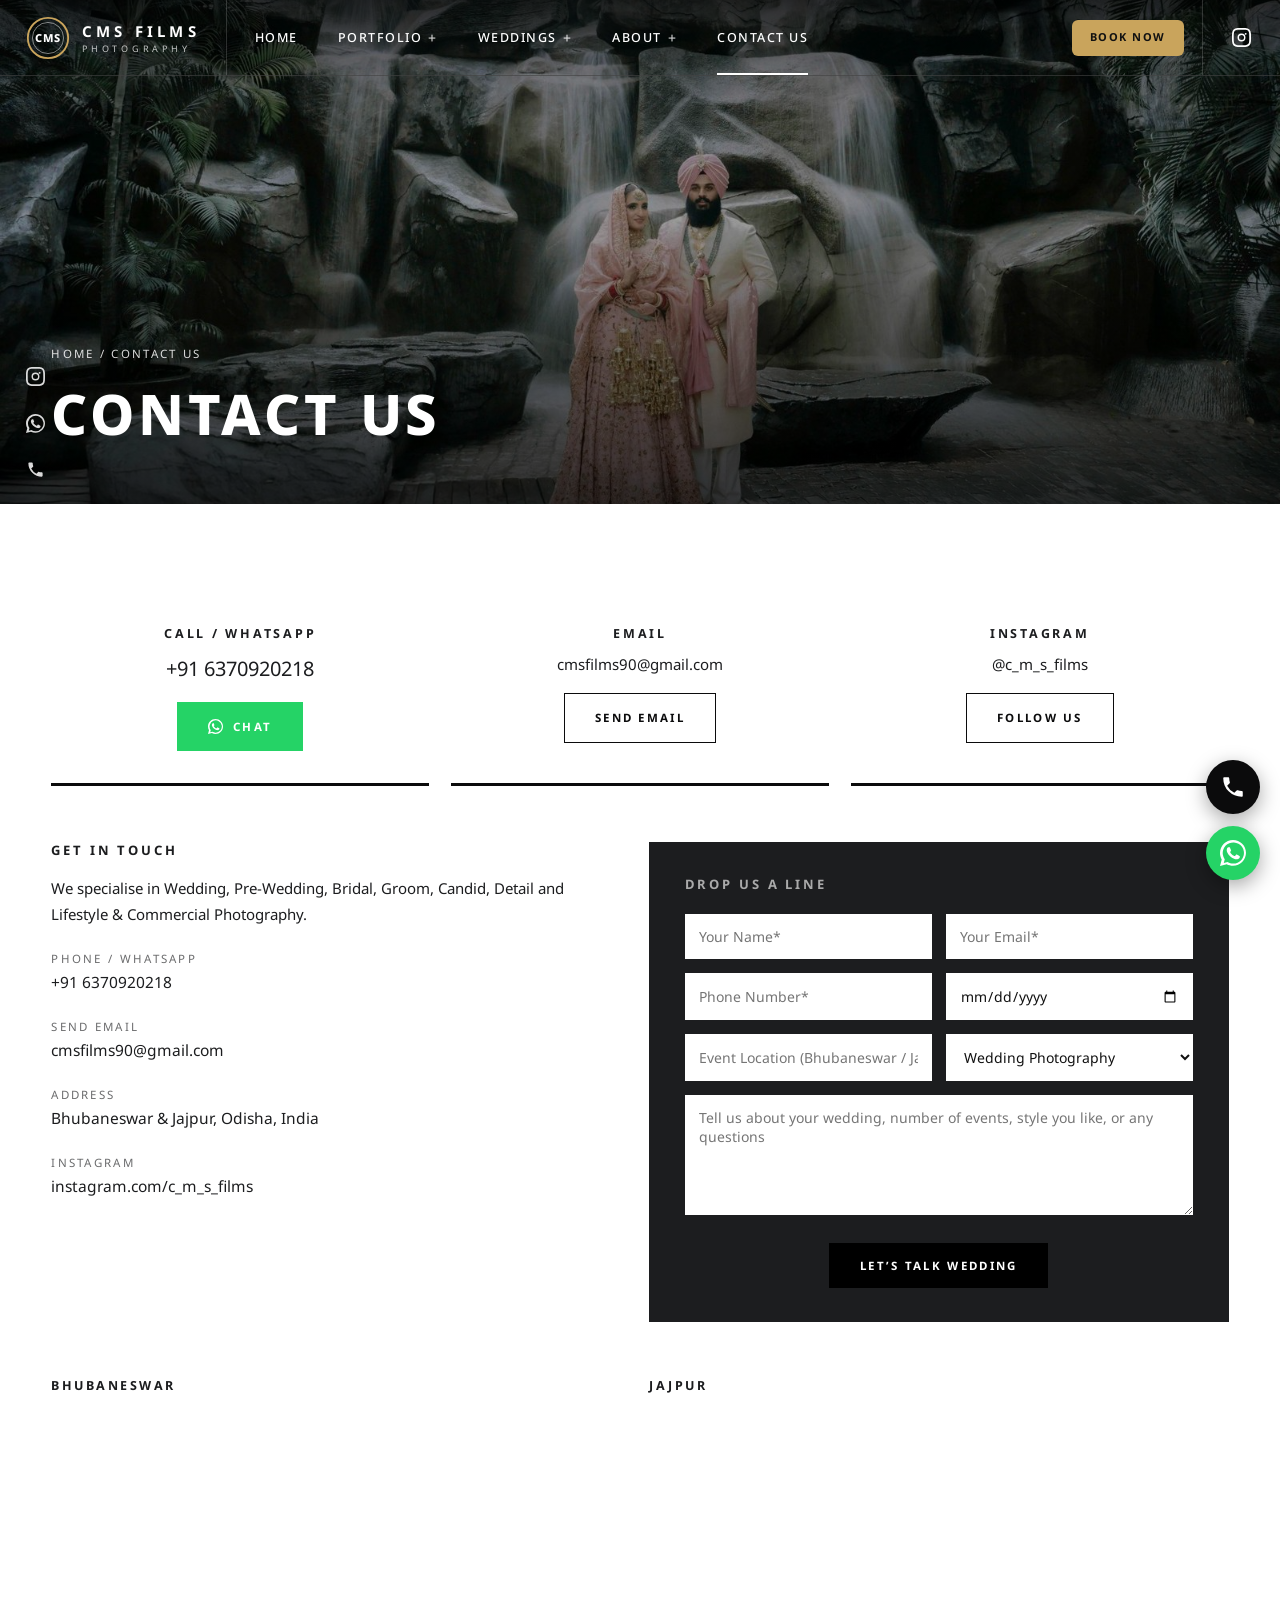
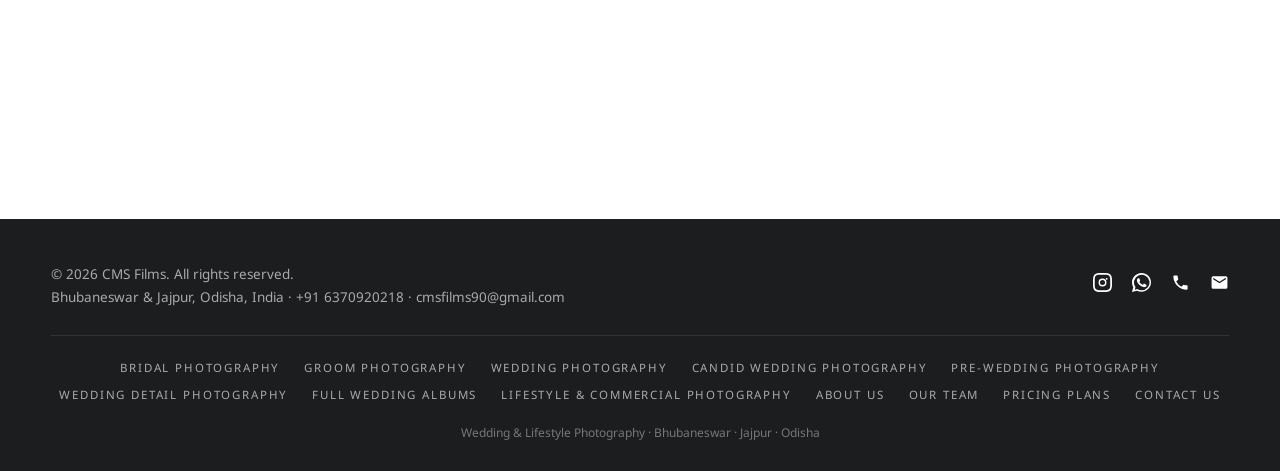
<file: contact-us.html>
<!DOCTYPE html>
<html lang="en"><head><meta charset="utf-8"><meta name="viewport" content="width=device-width,initial-scale=1">
<title>Contact Us | CMS Films — Bhubaneswar & Jajpur, Odisha</title><meta name="description" content="Contact CMS Films for wedding photography in Bhubaneswar, Jajpur and Odisha. Call or WhatsApp 6370920218 or email cmsfilms90@gmail.com.">
<meta property="og:title" content="Contact Us | CMS Films — Bhubaneswar & Jajpur, Odisha"><meta property="og:description" content="Contact CMS Films for wedding photography in Bhubaneswar, Jajpur and Odisha. Call or WhatsApp 6370920218 or email cmsfilms90@gmail.com."><meta property="og:type" content="website">
<link rel="preconnect" href="https://fonts.googleapis.com"><link rel="preconnect" href="https://fonts.gstatic.com" crossorigin>
<link href="https://fonts.googleapis.com/css2?family=Noto+Sans:ital,wght@0,400;0,500;0,600;0,700;0,800;1,400&family=Noto+Serif:ital,wght@0,400;1,400&display=swap" rel="stylesheet">
<link rel="stylesheet" href="css/style.css"><script type="application/ld+json">{"@context":"https://schema.org","@type":"Photographer","name":"CMS Films","telephone":"+916370920218","email":"cmsfilms90@gmail.com","address":{"@type":"PostalAddress","addressLocality":"Bhubaneswar & Jajpur","addressRegion":"Odisha","addressCountry":"IN"},"sameAs":["https://www.instagram.com/c_m_s_films?bqrl=djdmcDd0aW15ZGJx&utm_source=qr"],"areaServed":["Bhubaneswar","Jajpur","Odisha"]}</script></head>
<body><header class="hdr"><a class="logo" href="index.html" aria-label="CMS Films home"><svg viewBox="0 0 48 48" aria-hidden="true"><circle cx="24" cy="24" r="22" fill="none" stroke="#c9a45c" stroke-width="2"/><circle cx="24" cy="24" r="17" fill="none" stroke="#fff" stroke-width="1" opacity=".5"/><text x="24" y="28.500" text-anchor="middle" font-family="Noto Sans,Arial" font-weight="800" font-size="12" letter-spacing="1" fill="#fff">CMS</text></svg><span><b>CMS FILMS</b><small>PHOTOGRAPHY</small></span></a>
<ul class="nav"><li><a href="index.html" class="">Home</a></li><li><a href="#" class="has " aria-haspopup="true">Portfolio</a><div class="sub"><a href="bridal-photography.html" class="">Bridal Photography</a><a href="groom-photography.html" class="">Groom Photography</a><a href="pre-wedding-photography.html" class="">Pre-Wedding Photography</a><a href="wedding-detail-photography.html" class="">Wedding Detail Photography</a><a href="lifestyle-commercial-photography.html" class="">Lifestyle &amp; Commercial Photography</a></div></li><li><a href="#" class="has " aria-haspopup="true">Weddings</a><div class="sub"><a href="wedding-photography.html" class="">Wedding Photography</a><a href="candid-wedding-photography.html" class="">Candid Wedding Photography</a><a href="full-wedding-albums.html" class="">Full Wedding Albums</a></div></li><li><a href="#" class="has " aria-haspopup="true">About</a><div class="sub"><a href="about-us.html" class="">About Us</a><a href="our-team.html" class="">Our Team</a><a href="pricing-plans.html" class="">Pricing Plans</a></div></li><li><a href="contact-us.html" class="cur">Contact Us</a></li></ul>
<div class="hdr-r"><a href="contact-us.html" class="book">Book Now</a><a href="https://www.instagram.com/c_m_s_films?bqrl=djdmcDd0aW15ZGJx&utm_source=qr" aria-label="Instagram" target="_blank" rel="noopener"><svg viewBox="0 0 24 24"><path d="M12 7a5 5 0 1 0 0 10 5 5 0 0 0 0-10zm0 8.2A3.2 3.2 0 1 1 12 8.8a3.2 3.2 0 0 1 0 6.4zM17.3 6.2a1.2 1.2 0 1 0 0 2.4 1.2 1.2 0 0 0 0-2.4zM12 2.2c3.2 0 3.6 0 4.8.1 3.3.1 4.8 1.7 4.9 4.9.1 1.3.1 1.6.1 4.8s0 3.6-.1 4.8c-.1 3.2-1.7 4.8-4.9 4.9-1.3.1-1.6.1-4.8.1s-3.6 0-4.8-.1c-3.3-.1-4.8-1.7-4.9-4.9C2.2 15.6 2.2 15.2 2.2 12s0-3.6.1-4.8C2.4 3.9 4 2.4 7.2 2.3 8.4 2.2 8.8 2.2 12 2.2zM12 0C8.7 0 8.3 0 7.1.1 2.7.3.3 2.7.1 7.1 0 8.3 0 8.7 0 12s0 3.7.1 4.9c.2 4.400 2.600 6.800 7 7C8.300 24 8.700 24 12 24s3.700 0 4.900-.1c4.400-.2 6.800-2.600 7-7 .1-1.200.1-1.600.1-4.900s0-3.700-.1-4.900c-.2-4.400-2.600-6.800-7-7C15.700 0 15.300 0 12 0z"/></svg></a><button class="burger" data-menu aria-label="Menu"><svg viewBox="0 0 24 24"><path d="M3 6h18v2H3zm4 5h14v2H7zm-4 5h18v2H3z"/></svg></button></div></header>
<div class="shade"></div><aside class="mnav"><button class="x" aria-label="Close">×</button><a href="index.html">Home</a><h4>Portfolio</h4><a class="sm" href="bridal-photography.html">Bridal Photography</a><a class="sm" href="groom-photography.html">Groom Photography</a><a class="sm" href="pre-wedding-photography.html">Pre-Wedding Photography</a><a class="sm" href="wedding-detail-photography.html">Wedding Detail Photography</a><a class="sm" href="lifestyle-commercial-photography.html">Lifestyle &amp; Commercial Photography</a><h4>Weddings</h4><a class="sm" href="wedding-photography.html">Wedding Photography</a><a class="sm" href="candid-wedding-photography.html">Candid Wedding Photography</a><a class="sm" href="full-wedding-albums.html">Full Wedding Albums</a><h4>About</h4><a class="sm" href="about-us.html">About Us</a><a class="sm" href="our-team.html">Our Team</a><a class="sm" href="pricing-plans.html">Pricing Plans</a><a href="contact-us.html">Contact Us</a><h4>Quick contact</h4><a class="sm" href="tel:+916370920218">Call: 6370920218</a><a class="sm" href="https://wa.me/916370920218" target="_blank" rel="noopener">WhatsApp: 6370920218</a><a class="sm" href="mailto:cmsfilms90@gmail.com">cmsfilms90@gmail.com</a><a class="sm" href="https://www.instagram.com/c_m_s_films?bqrl=djdmcDd0aW15ZGJx&utm_source=qr" target="_blank" rel="noopener">Instagram: @c_m_s_films</a></aside>
<div class="rail"><a href="https://www.instagram.com/c_m_s_films?bqrl=djdmcDd0aW15ZGJx&utm_source=qr" target="_blank" rel="noopener" aria-label="Instagram"><svg viewBox="0 0 24 24"><path d="M12 7a5 5 0 1 0 0 10 5 5 0 0 0 0-10zm0 8.2A3.2 3.2 0 1 1 12 8.8a3.2 3.2 0 0 1 0 6.4zM17.3 6.2a1.2 1.2 0 1 0 0 2.4 1.2 1.2 0 0 0 0-2.4zM12 2.2c3.2 0 3.6 0 4.8.1 3.3.1 4.8 1.7 4.9 4.9.1 1.3.1 1.6.1 4.8s0 3.6-.1 4.8c-.1 3.2-1.7 4.8-4.9 4.9-1.3.1-1.6.1-4.8.1s-3.6 0-4.8-.1c-3.3-.1-4.8-1.7-4.9-4.9C2.2 15.6 2.2 15.2 2.2 12s0-3.6.1-4.8C2.4 3.9 4 2.4 7.2 2.3 8.4 2.2 8.8 2.2 12 2.2zM12 0C8.7 0 8.3 0 7.1.1 2.7.3.3 2.7.1 7.1 0 8.3 0 8.7 0 12s0 3.7.1 4.9c.2 4.400 2.600 6.800 7 7C8.300 24 8.700 24 12 24s3.700 0 4.900-.1c4.400-.2 6.800-2.600 7-7 .1-1.200.1-1.600.1-4.900s0-3.700-.1-4.900c-.2-4.400-2.600-6.800-7-7C15.700 0 15.300 0 12 0z"/></svg></a><a href="https://wa.me/916370920218" target="_blank" rel="noopener" aria-label="WhatsApp"><svg viewBox="0 0 24 24"><path d="M17.5 14.4c-.3-.1-1.800-.9-2-1-.3-.1-.5-.1-.7.1-.2.3-.8 1-.9 1.200-.2.200-.3.200-.6.100-.3-.1-1.200-.4-2.300-1.400-.9-.8-1.400-1.700-1.600-2-.2-.3 0-.5.100-.6.100-.1.300-.3.400-.5.100-.2.200-.3.300-.5.100-.2 0-.4 0-.5-.1-.1-.7-1.600-.9-2.200-.2-.6-.5-.5-.7-.5h-.6c-.2 0-.5.100-.8.400-.3.300-1 1-1 2.500s1.100 2.900 1.200 3.100c.1.2 2.100 3.200 5.100 4.500.7.3 1.300.5 1.700.6.7.2 1.400.2 1.900.1.600-.1 1.800-.7 2-1.400.3-.7.3-1.300.2-1.400-.1-.1-.3-.2-.6-.3zM12 21.800c-1.700 0-3.300-.5-4.700-1.300l-.3-.2-3.500.9.9-3.400-.2-.3A9.800 9.800 0 1 1 12 21.800zM12 0C5.400 0 0 5.400 0 12c0 2.100.6 4.200 1.600 6L0 24l6.200-1.600c1.700.9 3.700 1.400 5.800 1.400 6.600 0 12-5.400 12-12S18.600 0 12 0z"/></svg></a><a href="tel:+916370920218" aria-label="Call"><svg viewBox="0 0 24 24"><path d="M6.6 10.8a15 15 0 0 0 6.6 6.600l2.200-2.200c.3-.3.700-.4 1-.2 1.100.4 2.300.6 3.600.6.600 0 1 .4 1 1V20c0 .6-.4 1-1 1A17 17 0 0 1 3 4c0-.6.4-1 1-1h3.500c.6 0 1 .4 1 1 0 1.300.2 2.500.6 3.600.1.300 0 .7-.2 1l-2.300 2.200z"/></svg></a><a href="mailto:cmsfilms90@gmail.com" aria-label="Email"><svg viewBox="0 0 24 24"><path d="M20 4H4a2 2 0 0 0-2 2v12a2 2 0 0 0 2 2h16a2 2 0 0 0 2-2V6a2 2 0 0 0-2-2zm0 4-8 5-8-5V6l8 5 8-5v2z"/></svg></a></div>
<div class="float"><a class="call" href="tel:+916370920218" aria-label="Call CMS Films"><svg viewBox="0 0 24 24"><path d="M6.6 10.8a15 15 0 0 0 6.6 6.600l2.200-2.200c.3-.3.700-.4 1-.2 1.100.4 2.300.6 3.600.6.600 0 1 .4 1 1V20c0 .6-.4 1-1 1A17 17 0 0 1 3 4c0-.6.4-1 1-1h3.500c.6 0 1 .4 1 1 0 1.300.2 2.500.6 3.600.1.300 0 .7-.2 1l-2.300 2.200z"/></svg></a><a class="wa" href="https://wa.me/916370920218?text=Hello%20CMS%20Films%2C%20I%20want%20to%20enquire." target="_blank" rel="noopener" aria-label="WhatsApp CMS Films"><svg viewBox="0 0 24 24"><path d="M17.5 14.4c-.3-.1-1.800-.9-2-1-.3-.1-.5-.1-.7.1-.2.3-.8 1-.9 1.200-.2.200-.3.200-.6.100-.3-.1-1.200-.4-2.300-1.400-.9-.8-1.400-1.700-1.600-2-.2-.3 0-.5.100-.6.100-.1.300-.3.400-.5.100-.2.200-.3.300-.5.100-.2 0-.4 0-.5-.1-.1-.7-1.600-.9-2.200-.2-.6-.5-.5-.7-.5h-.6c-.2 0-.5.100-.8.400-.3.300-1 1-1 2.500s1.100 2.900 1.200 3.100c.1.2 2.100 3.200 5.100 4.500.7.3 1.300.5 1.700.6.7.2 1.400.2 1.900.1.600-.1 1.800-.7 2-1.400.3-.7.3-1.300.2-1.400-.1-.1-.3-.2-.6-.3zM12 21.800c-1.700 0-3.300-.5-4.700-1.300l-.3-.2-3.500.9.9-3.400-.2-.3A9.800 9.800 0 1 1 12 21.800zM12 0C5.400 0 0 5.400 0 12c0 2.100.6 4.200 1.600 6L0 24l6.200-1.600c1.700.9 3.700 1.400 5.800 1.400 6.600 0 12-5.400 12-12S18.600 0 12 0z"/></svg></a></div><div class="page-hero" style="background-image:url(images/hero-3.jpg)"><div class="wrap"><div class="crumb"><a href="index.html">Home</a> / Contact Us</div><h1>Contact Us</h1></div></div><section class="feat"><div class="wrap"><div class="cgrid rv"><div class="cbox"><h4>Call / WhatsApp</h4><p><a href="tel:+916370920218" style="font-size:20px">+91 6370920218</a></p><div class="btns" style="margin-top:16px"><a class="btn wa" href="https://wa.me/916370920218" target="_blank" rel="noopener"><svg viewBox="0 0 24 24"><path d="M17.5 14.4c-.3-.1-1.800-.9-2-1-.3-.1-.5-.1-.7.1-.2.3-.8 1-.9 1.200-.2.200-.3.200-.6.100-.3-.1-1.200-.4-2.300-1.400-.9-.8-1.400-1.700-1.600-2-.2-.3 0-.5.100-.6.100-.1.300-.3.400-.5.100-.2.200-.3.300-.5.100-.2 0-.4 0-.5-.1-.1-.7-1.600-.9-2.200-.2-.6-.5-.5-.7-.5h-.6c-.2 0-.5.100-.8.400-.3.300-1 1-1 2.500s1.100 2.900 1.200 3.100c.1.2 2.100 3.200 5.100 4.500.7.3 1.300.5 1.700.6.7.2 1.400.2 1.900.1.600-.1 1.800-.7 2-1.400.3-.7.3-1.300.2-1.400-.1-.1-.3-.2-.6-.3zM12 21.800c-1.700 0-3.300-.5-4.700-1.300l-.3-.2-3.500.9.9-3.400-.2-.3A9.800 9.800 0 1 1 12 21.800zM12 0C5.400 0 0 5.400 0 12c0 2.100.6 4.200 1.600 6L0 24l6.200-1.600c1.700.9 3.700 1.400 5.800 1.400 6.600 0 12-5.400 12-12S18.600 0 12 0z"/></svg> Chat</a></div></div><div class="cbox"><h4>Email</h4><p><a href="mailto:cmsfilms90@gmail.com">cmsfilms90@gmail.com</a></p><div class="btns" style="margin-top:16px"><a class="btn" href="mailto:cmsfilms90@gmail.com">Send Email</a></div></div><div class="cbox"><h4>Instagram</h4><p><a href="https://www.instagram.com/c_m_s_films?bqrl=djdmcDd0aW15ZGJx&utm_source=qr" target="_blank" rel="noopener">@c_m_s_films</a></p><div class="btns" style="margin-top:16px"><a class="btn" href="https://www.instagram.com/c_m_s_films?bqrl=djdmcDd0aW15ZGJx&utm_source=qr" target="_blank" rel="noopener">Follow Us</a></div></div></div>
<div class="touch rv"><div><h3>Get In Touch</h3><p>We specialise in Wedding, Pre-Wedding, Bridal, Groom, Candid, Detail and Lifestyle &amp; Commercial Photography.</p><dl><dt>Phone / WhatsApp</dt><dd><a href="tel:+916370920218">+91 6370920218</a></dd><dt>Send Email</dt><dd><a href="mailto:cmsfilms90@gmail.com">cmsfilms90@gmail.com</a></dd><dt>Address</dt><dd>Bhubaneswar &amp; Jajpur, Odisha, India</dd><dt>Instagram</dt><dd><a href="https://www.instagram.com/c_m_s_films?bqrl=djdmcDd0aW15ZGJx&utm_source=qr" target="_blank" rel="noopener">instagram.com/c_m_s_films</a></dd></dl></div><form class="form" data-wa><h3>Drop Us A Line</h3><div class="row"><input name="name" placeholder="Your Name*" required><input name="email" type="email" placeholder="Your Email*" required></div><div class="row"><input name="phone" type="tel" placeholder="Phone Number*" required><input name="date" type="date" aria-label="Event date"></div><div class="row"><input name="place" placeholder="Event Location (Bhubaneswar / Jajpur...)"><select name="service" aria-label="Service"><option>Wedding Photography</option><option>Bridal Photography</option><option>Groom Photography</option><option>Pre-Wedding Shoot</option><option>Candid Photography</option><option>Wedding Details</option><option>Full Wedding Album</option><option>Lifestyle &amp; Commercial</option></select></div><textarea name="msg" placeholder="Tell us about your wedding, number of events, style you like, or any questions"></textarea><button class="btn" type="submit">Let’s Talk Wedding</button></form></div>
<div class="maps rv"><div><h4>Bhubaneswar</h4><iframe loading="lazy" title="Bhubaneswar map" src="https://www.google.com/maps?q=Bhubaneswar,Odisha&amp;output=embed"></iframe></div><div><h4>Jajpur</h4><iframe loading="lazy" title="Jajpur map" src="https://www.google.com/maps?q=Jajpur,Odisha&amp;output=embed"></iframe></div></div></div></section><footer><div class="wrap"><div class="row"><div>© <span data-y>2026</span> CMS Films. All rights reserved.<br>Bhubaneswar &amp; Jajpur, Odisha, India · <a href="tel:+916370920218">+91 6370920218</a> · <a href="mailto:cmsfilms90@gmail.com">cmsfilms90@gmail.com</a></div><div class="soc"><a href="https://www.instagram.com/c_m_s_films?bqrl=djdmcDd0aW15ZGJx&utm_source=qr" target="_blank" rel="noopener" aria-label="Instagram"><svg viewBox="0 0 24 24"><path d="M12 7a5 5 0 1 0 0 10 5 5 0 0 0 0-10zm0 8.2A3.2 3.2 0 1 1 12 8.8a3.2 3.2 0 0 1 0 6.4zM17.3 6.2a1.2 1.2 0 1 0 0 2.4 1.2 1.2 0 0 0 0-2.4zM12 2.2c3.2 0 3.6 0 4.8.1 3.3.1 4.8 1.7 4.9 4.9.1 1.3.1 1.6.1 4.8s0 3.6-.1 4.8c-.1 3.2-1.7 4.8-4.9 4.9-1.3.1-1.6.1-4.8.1s-3.6 0-4.8-.1c-3.3-.1-4.8-1.7-4.9-4.9C2.2 15.6 2.2 15.2 2.2 12s0-3.6.1-4.8C2.4 3.9 4 2.4 7.2 2.3 8.4 2.2 8.8 2.2 12 2.2zM12 0C8.7 0 8.3 0 7.1.1 2.7.3.3 2.7.1 7.1 0 8.3 0 8.7 0 12s0 3.7.1 4.9c.2 4.400 2.600 6.800 7 7C8.300 24 8.700 24 12 24s3.700 0 4.900-.1c4.400-.2 6.800-2.600 7-7 .1-1.200.1-1.600.1-4.900s0-3.700-.1-4.900c-.2-4.400-2.600-6.800-7-7C15.700 0 15.300 0 12 0z"/></svg></a><a href="https://wa.me/916370920218" target="_blank" rel="noopener" aria-label="WhatsApp"><svg viewBox="0 0 24 24"><path d="M17.5 14.4c-.3-.1-1.800-.9-2-1-.3-.1-.5-.1-.7.1-.2.3-.8 1-.9 1.200-.2.200-.3.200-.6.100-.3-.1-1.200-.4-2.300-1.400-.9-.8-1.400-1.700-1.600-2-.2-.3 0-.5.100-.6.100-.1.300-.3.400-.5.100-.2.200-.3.300-.5.100-.2 0-.4 0-.5-.1-.1-.7-1.600-.9-2.200-.2-.6-.5-.5-.7-.5h-.6c-.2 0-.5.100-.8.400-.3.300-1 1-1 2.500s1.100 2.900 1.200 3.100c.1.2 2.100 3.200 5.100 4.500.7.3 1.300.5 1.700.6.7.2 1.400.2 1.900.1.600-.1 1.800-.7 2-1.400.3-.7.3-1.300.2-1.400-.1-.1-.3-.2-.6-.3zM12 21.800c-1.700 0-3.300-.5-4.700-1.300l-.3-.2-3.500.9.9-3.400-.2-.3A9.800 9.800 0 1 1 12 21.800zM12 0C5.400 0 0 5.400 0 12c0 2.100.6 4.200 1.600 6L0 24l6.200-1.600c1.700.9 3.700 1.400 5.800 1.400 6.600 0 12-5.400 12-12S18.600 0 12 0z"/></svg></a><a href="tel:+916370920218" aria-label="Call"><svg viewBox="0 0 24 24"><path d="M6.6 10.8a15 15 0 0 0 6.6 6.600l2.200-2.200c.3-.3.700-.4 1-.2 1.100.4 2.300.6 3.600.6.600 0 1 .4 1 1V20c0 .6-.4 1-1 1A17 17 0 0 1 3 4c0-.6.4-1 1-1h3.500c.6 0 1 .4 1 1 0 1.300.2 2.500.6 3.600.1.300 0 .7-.2 1l-2.300 2.200z"/></svg></a><a href="mailto:cmsfilms90@gmail.com" aria-label="Email"><svg viewBox="0 0 24 24"><path d="M20 4H4a2 2 0 0 0-2 2v12a2 2 0 0 0 2 2h16a2 2 0 0 0 2-2V6a2 2 0 0 0-2-2zm0 4-8 5-8-5V6l8 5 8-5v2z"/></svg></a></div></div><div class="links"><a href="bridal-photography.html">Bridal Photography</a><a href="groom-photography.html">Groom Photography</a><a href="wedding-photography.html">Wedding Photography</a><a href="candid-wedding-photography.html">Candid Wedding Photography</a><a href="pre-wedding-photography.html">Pre-Wedding Photography</a><a href="wedding-detail-photography.html">Wedding Detail Photography</a><a href="full-wedding-albums.html">Full Wedding Albums</a><a href="lifestyle-commercial-photography.html">Lifestyle &amp; Commercial Photography</a><a href="about-us.html">About Us</a><a href="our-team.html">Our Team</a><a href="pricing-plans.html">Pricing Plans</a><a href="contact-us.html">Contact Us</a></div><div class="copy">Wedding &amp; Lifestyle Photography · Bhubaneswar · Jajpur · Odisha</div></div></footer><script src="js/main.js"></script></body></html>
</file>
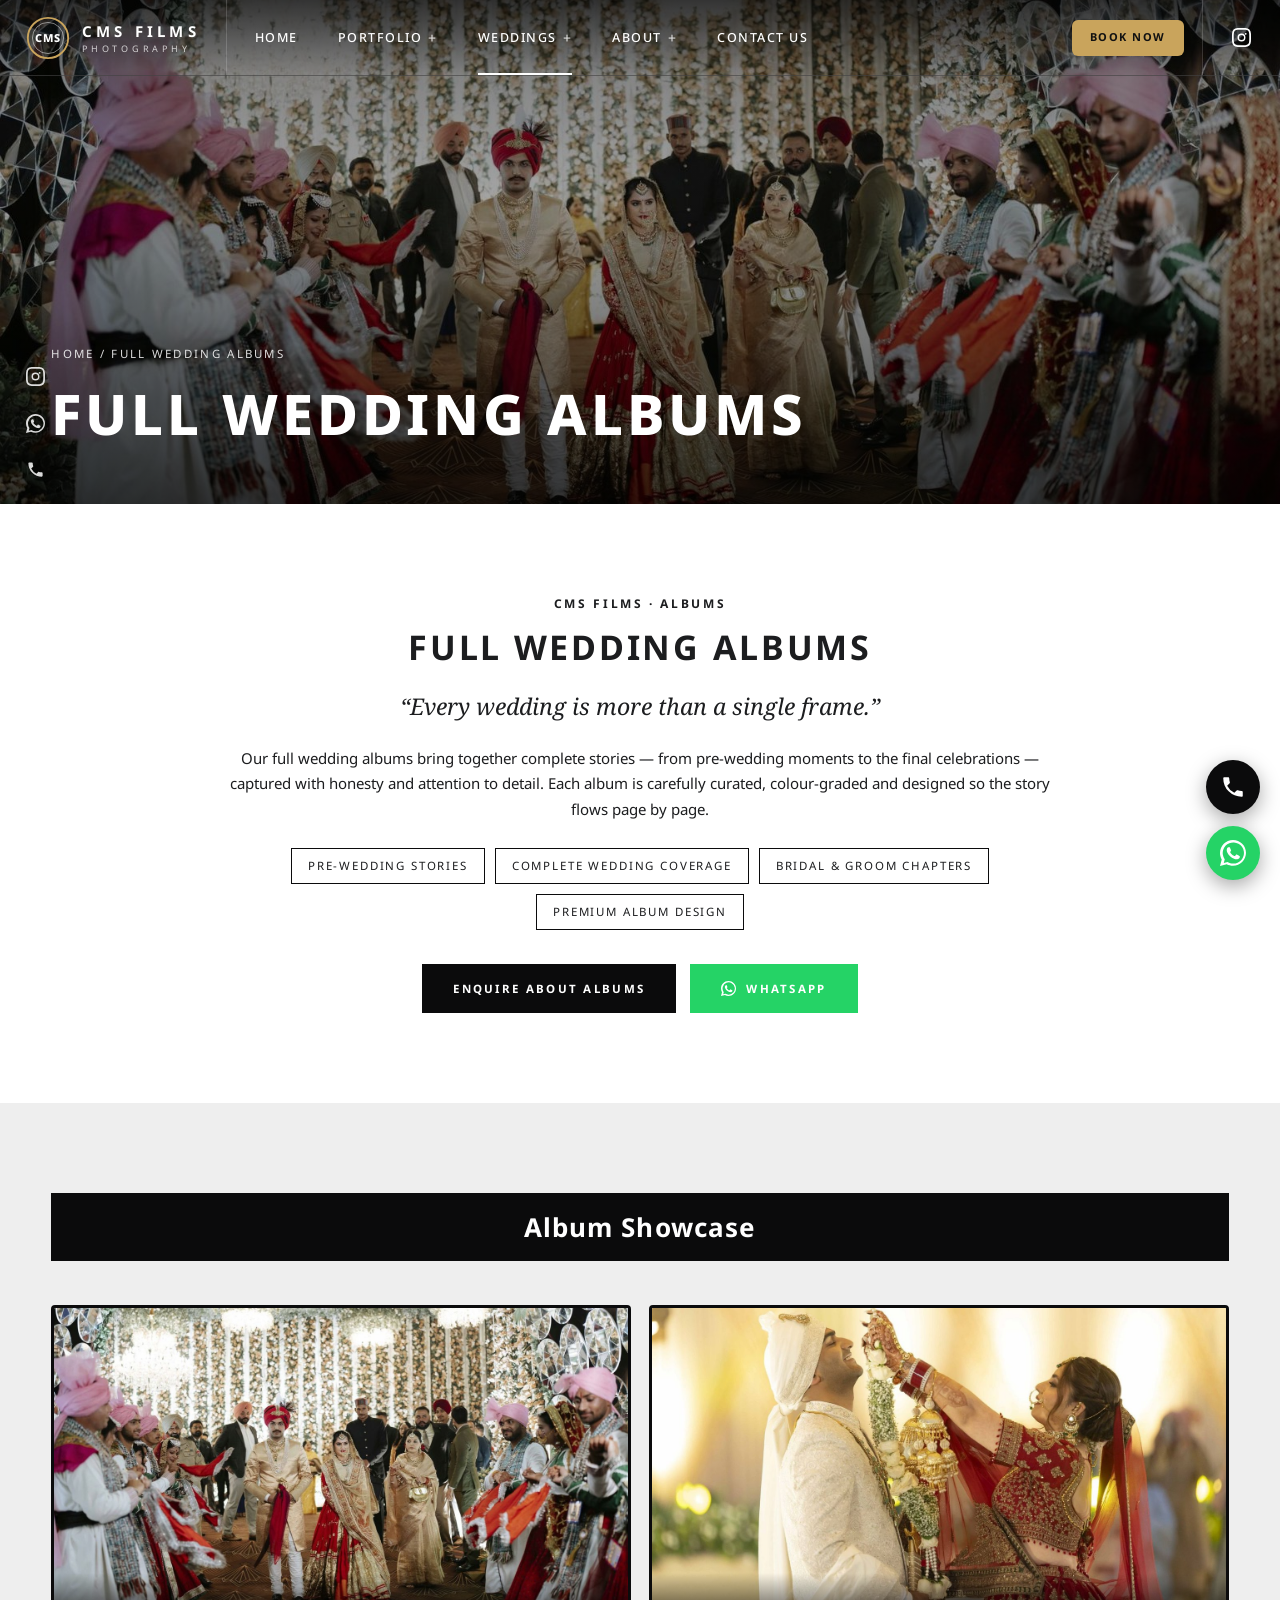
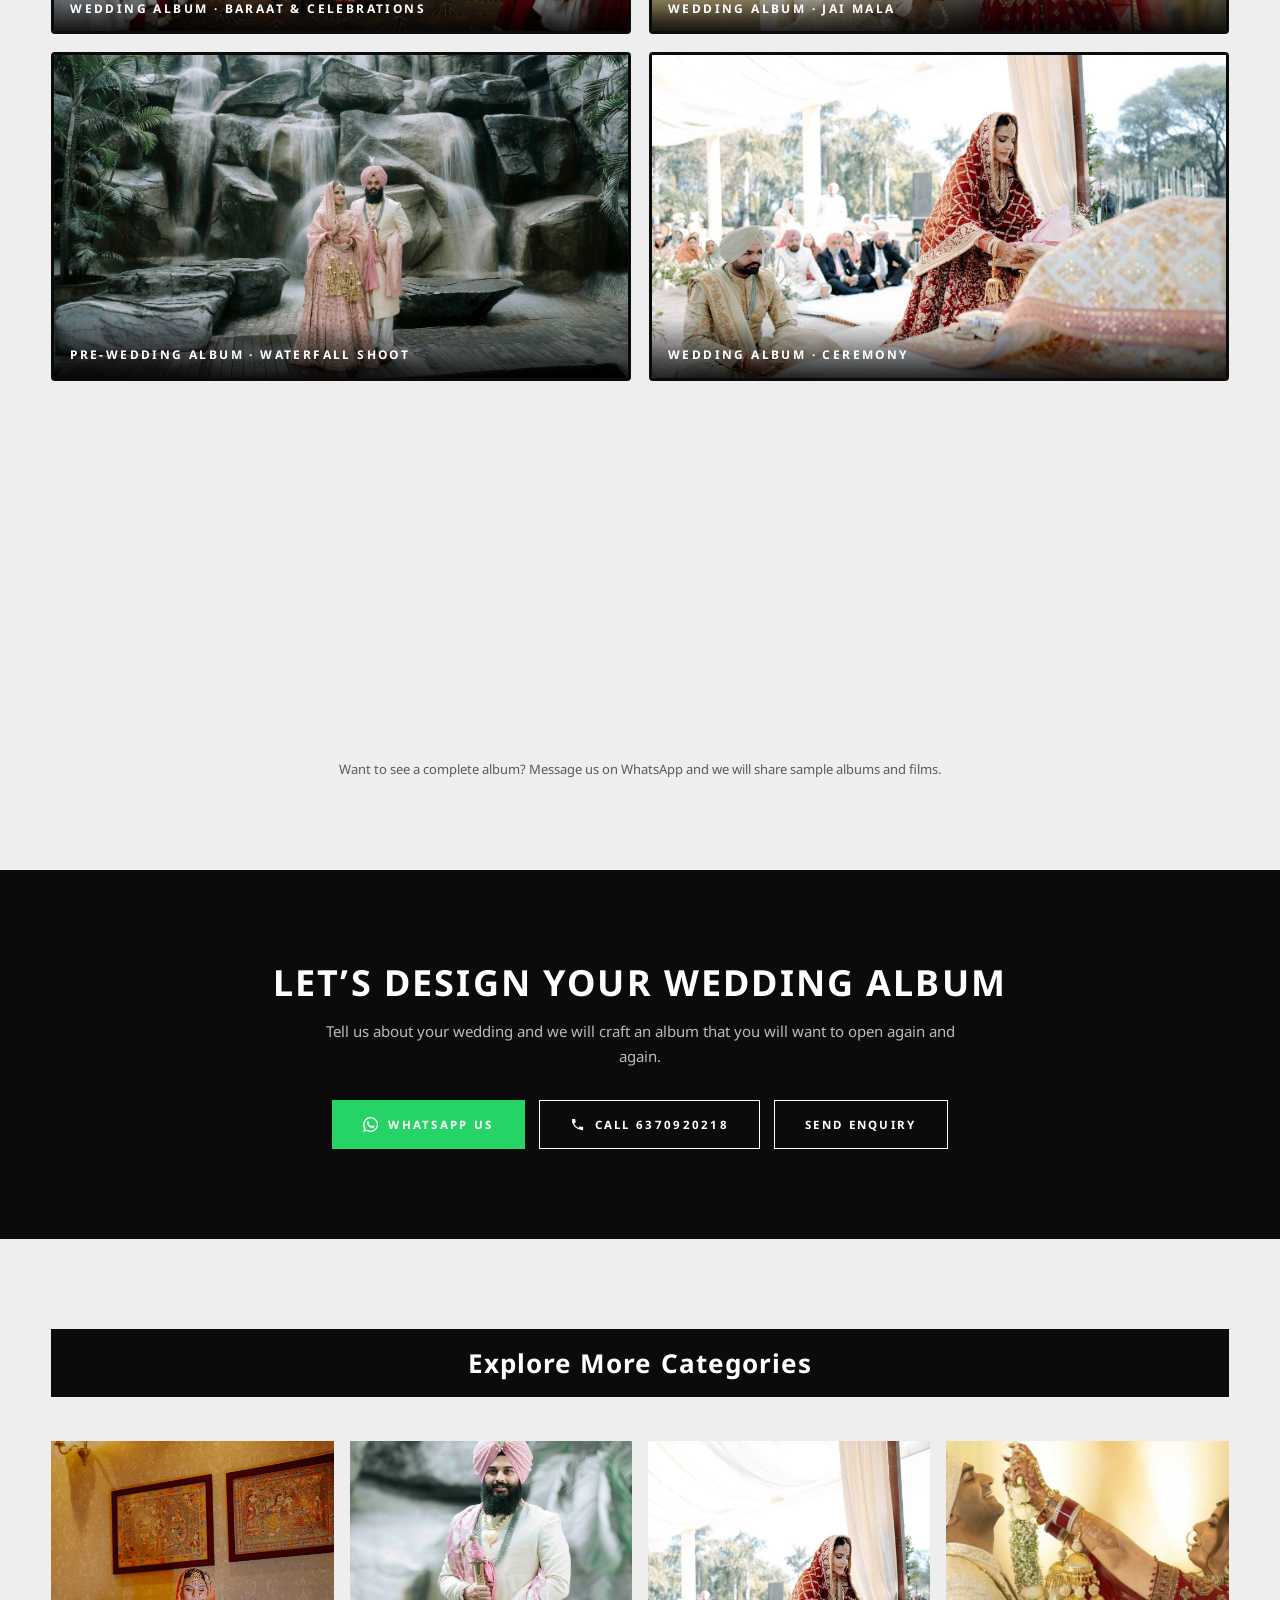
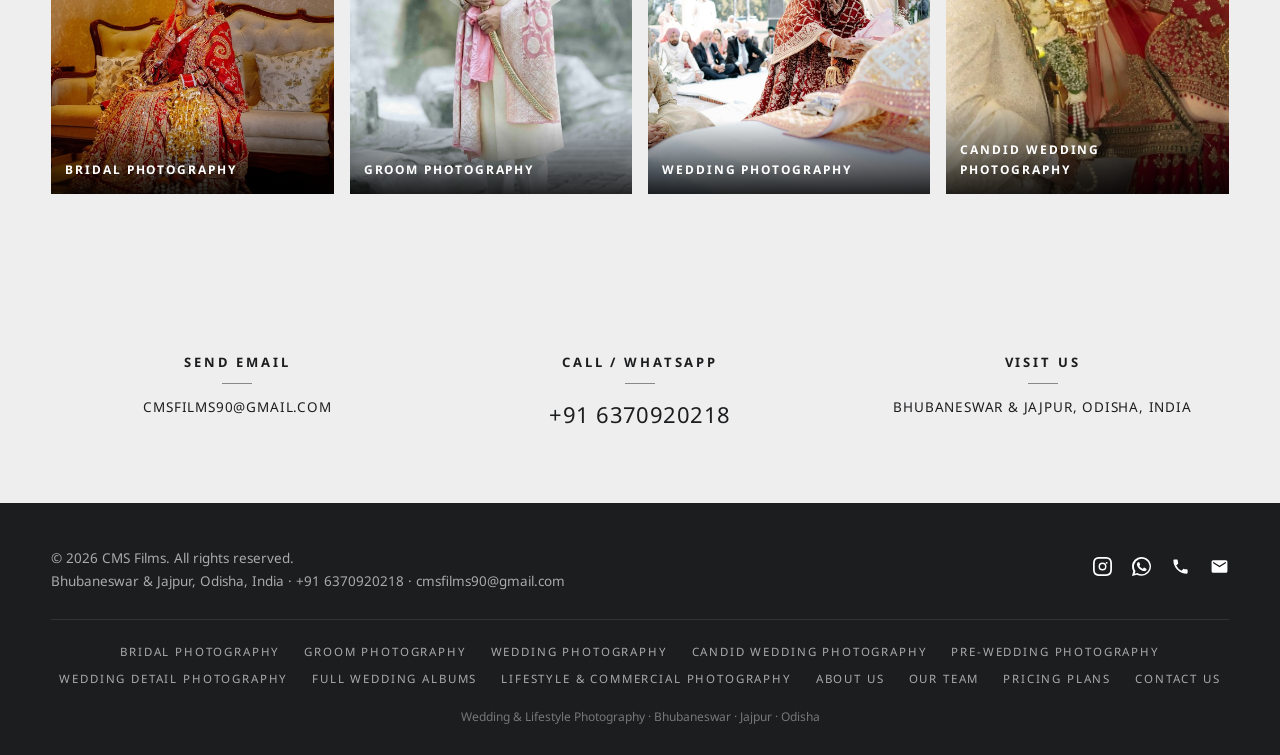
<file: full-wedding-albums.html>
<!DOCTYPE html>
<html lang="en"><head><meta charset="utf-8"><meta name="viewport" content="width=device-width,initial-scale=1">
<title>Full Wedding Albums | CMS Films — Bhubaneswar & Jajpur, Odisha</title><meta name="description" content="Full wedding albums by CMS Films — complete wedding stories from pre-wedding to the final celebrations in Bhubaneswar, Jajpur & Odisha.">
<meta property="og:title" content="Full Wedding Albums | CMS Films — Bhubaneswar & Jajpur, Odisha"><meta property="og:description" content="Full wedding albums by CMS Films — complete wedding stories from pre-wedding to the final celebrations in Bhubaneswar, Jajpur & Odisha."><meta property="og:type" content="website">
<link rel="preconnect" href="https://fonts.googleapis.com"><link rel="preconnect" href="https://fonts.gstatic.com" crossorigin>
<link href="https://fonts.googleapis.com/css2?family=Noto+Sans:ital,wght@0,400;0,500;0,600;0,700;0,800;1,400&family=Noto+Serif:ital,wght@0,400;1,400&display=swap" rel="stylesheet">
<link rel="stylesheet" href="css/style.css"><script type="application/ld+json">{"@context":"https://schema.org","@type":"Photographer","name":"CMS Films","telephone":"+916370920218","email":"cmsfilms90@gmail.com","address":{"@type":"PostalAddress","addressLocality":"Bhubaneswar & Jajpur","addressRegion":"Odisha","addressCountry":"IN"},"sameAs":["https://www.instagram.com/c_m_s_films?bqrl=djdmcDd0aW15ZGJx&utm_source=qr"],"areaServed":["Bhubaneswar","Jajpur","Odisha"]}</script></head>
<body><header class="hdr"><a class="logo" href="index.html" aria-label="CMS Films home"><svg viewBox="0 0 48 48" aria-hidden="true"><circle cx="24" cy="24" r="22" fill="none" stroke="#c9a45c" stroke-width="2"/><circle cx="24" cy="24" r="17" fill="none" stroke="#fff" stroke-width="1" opacity=".5"/><text x="24" y="28.500" text-anchor="middle" font-family="Noto Sans,Arial" font-weight="800" font-size="12" letter-spacing="1" fill="#fff">CMS</text></svg><span><b>CMS FILMS</b><small>PHOTOGRAPHY</small></span></a>
<ul class="nav"><li><a href="index.html" class="">Home</a></li><li><a href="#" class="has " aria-haspopup="true">Portfolio</a><div class="sub"><a href="bridal-photography.html" class="">Bridal Photography</a><a href="groom-photography.html" class="">Groom Photography</a><a href="pre-wedding-photography.html" class="">Pre-Wedding Photography</a><a href="wedding-detail-photography.html" class="">Wedding Detail Photography</a><a href="lifestyle-commercial-photography.html" class="">Lifestyle &amp; Commercial Photography</a></div></li><li><a href="#" class="has cur" aria-haspopup="true">Weddings</a><div class="sub"><a href="wedding-photography.html" class="">Wedding Photography</a><a href="candid-wedding-photography.html" class="">Candid Wedding Photography</a><a href="full-wedding-albums.html" class="cur">Full Wedding Albums</a></div></li><li><a href="#" class="has " aria-haspopup="true">About</a><div class="sub"><a href="about-us.html" class="">About Us</a><a href="our-team.html" class="">Our Team</a><a href="pricing-plans.html" class="">Pricing Plans</a></div></li><li><a href="contact-us.html" class="">Contact Us</a></li></ul>
<div class="hdr-r"><a href="contact-us.html" class="book">Book Now</a><a href="https://www.instagram.com/c_m_s_films?bqrl=djdmcDd0aW15ZGJx&utm_source=qr" aria-label="Instagram" target="_blank" rel="noopener"><svg viewBox="0 0 24 24"><path d="M12 7a5 5 0 1 0 0 10 5 5 0 0 0 0-10zm0 8.2A3.2 3.2 0 1 1 12 8.8a3.2 3.2 0 0 1 0 6.4zM17.3 6.2a1.2 1.2 0 1 0 0 2.4 1.2 1.2 0 0 0 0-2.4zM12 2.2c3.2 0 3.6 0 4.8.1 3.3.1 4.8 1.7 4.9 4.9.1 1.3.1 1.6.1 4.8s0 3.6-.1 4.8c-.1 3.2-1.7 4.8-4.9 4.9-1.3.1-1.6.1-4.8.1s-3.6 0-4.8-.1c-3.3-.1-4.8-1.7-4.9-4.9C2.2 15.6 2.2 15.2 2.2 12s0-3.6.1-4.8C2.4 3.9 4 2.4 7.2 2.3 8.4 2.2 8.8 2.2 12 2.2zM12 0C8.7 0 8.3 0 7.1.1 2.7.3.3 2.7.1 7.1 0 8.3 0 8.7 0 12s0 3.7.1 4.9c.2 4.400 2.600 6.800 7 7C8.300 24 8.700 24 12 24s3.700 0 4.900-.1c4.400-.2 6.800-2.600 7-7 .1-1.200.1-1.600.1-4.900s0-3.700-.1-4.900c-.2-4.400-2.600-6.800-7-7C15.700 0 15.300 0 12 0z"/></svg></a><button class="burger" data-menu aria-label="Menu"><svg viewBox="0 0 24 24"><path d="M3 6h18v2H3zm4 5h14v2H7zm-4 5h18v2H3z"/></svg></button></div></header>
<div class="shade"></div><aside class="mnav"><button class="x" aria-label="Close">×</button><a href="index.html">Home</a><h4>Portfolio</h4><a class="sm" href="bridal-photography.html">Bridal Photography</a><a class="sm" href="groom-photography.html">Groom Photography</a><a class="sm" href="pre-wedding-photography.html">Pre-Wedding Photography</a><a class="sm" href="wedding-detail-photography.html">Wedding Detail Photography</a><a class="sm" href="lifestyle-commercial-photography.html">Lifestyle &amp; Commercial Photography</a><h4>Weddings</h4><a class="sm" href="wedding-photography.html">Wedding Photography</a><a class="sm" href="candid-wedding-photography.html">Candid Wedding Photography</a><a class="sm" href="full-wedding-albums.html">Full Wedding Albums</a><h4>About</h4><a class="sm" href="about-us.html">About Us</a><a class="sm" href="our-team.html">Our Team</a><a class="sm" href="pricing-plans.html">Pricing Plans</a><a href="contact-us.html">Contact Us</a><h4>Quick contact</h4><a class="sm" href="tel:+916370920218">Call: 6370920218</a><a class="sm" href="https://wa.me/916370920218" target="_blank" rel="noopener">WhatsApp: 6370920218</a><a class="sm" href="mailto:cmsfilms90@gmail.com">cmsfilms90@gmail.com</a><a class="sm" href="https://www.instagram.com/c_m_s_films?bqrl=djdmcDd0aW15ZGJx&utm_source=qr" target="_blank" rel="noopener">Instagram: @c_m_s_films</a></aside>
<div class="rail"><a href="https://www.instagram.com/c_m_s_films?bqrl=djdmcDd0aW15ZGJx&utm_source=qr" target="_blank" rel="noopener" aria-label="Instagram"><svg viewBox="0 0 24 24"><path d="M12 7a5 5 0 1 0 0 10 5 5 0 0 0 0-10zm0 8.2A3.2 3.2 0 1 1 12 8.8a3.2 3.2 0 0 1 0 6.4zM17.3 6.2a1.2 1.2 0 1 0 0 2.4 1.2 1.2 0 0 0 0-2.4zM12 2.2c3.2 0 3.6 0 4.8.1 3.3.1 4.8 1.7 4.9 4.9.1 1.3.1 1.6.1 4.8s0 3.6-.1 4.8c-.1 3.2-1.7 4.8-4.9 4.9-1.3.1-1.6.1-4.8.1s-3.6 0-4.8-.1c-3.3-.1-4.8-1.7-4.9-4.9C2.2 15.6 2.2 15.2 2.2 12s0-3.6.1-4.8C2.4 3.9 4 2.4 7.2 2.3 8.4 2.2 8.8 2.2 12 2.2zM12 0C8.7 0 8.3 0 7.1.1 2.7.3.3 2.7.1 7.1 0 8.3 0 8.7 0 12s0 3.7.1 4.9c.2 4.400 2.600 6.800 7 7C8.300 24 8.700 24 12 24s3.700 0 4.900-.1c4.400-.2 6.800-2.600 7-7 .1-1.200.1-1.600.1-4.900s0-3.700-.1-4.900c-.2-4.400-2.600-6.800-7-7C15.700 0 15.300 0 12 0z"/></svg></a><a href="https://wa.me/916370920218" target="_blank" rel="noopener" aria-label="WhatsApp"><svg viewBox="0 0 24 24"><path d="M17.5 14.4c-.3-.1-1.800-.9-2-1-.3-.1-.5-.1-.7.1-.2.3-.8 1-.9 1.200-.2.200-.3.200-.6.100-.3-.1-1.200-.4-2.300-1.400-.9-.8-1.400-1.700-1.600-2-.2-.3 0-.5.100-.6.100-.1.300-.3.400-.5.100-.2.200-.3.300-.5.100-.2 0-.4 0-.5-.1-.1-.7-1.600-.9-2.200-.2-.6-.5-.5-.7-.5h-.6c-.2 0-.5.100-.8.400-.3.300-1 1-1 2.500s1.100 2.900 1.200 3.100c.1.2 2.100 3.200 5.100 4.500.7.3 1.300.5 1.700.6.7.2 1.400.2 1.900.1.600-.1 1.800-.7 2-1.400.3-.7.3-1.300.2-1.400-.1-.1-.3-.2-.6-.3zM12 21.800c-1.700 0-3.300-.5-4.700-1.300l-.3-.2-3.500.9.9-3.400-.2-.3A9.800 9.800 0 1 1 12 21.800zM12 0C5.400 0 0 5.400 0 12c0 2.100.6 4.200 1.600 6L0 24l6.200-1.600c1.700.9 3.700 1.400 5.800 1.400 6.600 0 12-5.400 12-12S18.600 0 12 0z"/></svg></a><a href="tel:+916370920218" aria-label="Call"><svg viewBox="0 0 24 24"><path d="M6.6 10.8a15 15 0 0 0 6.6 6.600l2.200-2.200c.3-.3.700-.4 1-.2 1.100.4 2.300.6 3.600.6.600 0 1 .4 1 1V20c0 .6-.4 1-1 1A17 17 0 0 1 3 4c0-.6.4-1 1-1h3.500c.6 0 1 .4 1 1 0 1.300.2 2.500.6 3.600.1.300 0 .7-.2 1l-2.300 2.200z"/></svg></a><a href="mailto:cmsfilms90@gmail.com" aria-label="Email"><svg viewBox="0 0 24 24"><path d="M20 4H4a2 2 0 0 0-2 2v12a2 2 0 0 0 2 2h16a2 2 0 0 0 2-2V6a2 2 0 0 0-2-2zm0 4-8 5-8-5V6l8 5 8-5v2z"/></svg></a></div>
<div class="float"><a class="call" href="tel:+916370920218" aria-label="Call CMS Films"><svg viewBox="0 0 24 24"><path d="M6.6 10.8a15 15 0 0 0 6.6 6.600l2.200-2.200c.3-.3.700-.4 1-.2 1.100.4 2.300.6 3.600.6.600 0 1 .4 1 1V20c0 .6-.4 1-1 1A17 17 0 0 1 3 4c0-.6.4-1 1-1h3.500c.6 0 1 .4 1 1 0 1.300.2 2.500.6 3.600.1.300 0 .7-.2 1l-2.300 2.200z"/></svg></a><a class="wa" href="https://wa.me/916370920218?text=Hello%20CMS%20Films%2C%20I%20want%20to%20enquire." target="_blank" rel="noopener" aria-label="WhatsApp CMS Films"><svg viewBox="0 0 24 24"><path d="M17.5 14.4c-.3-.1-1.800-.9-2-1-.3-.1-.5-.1-.7.1-.2.3-.8 1-.9 1.200-.2.200-.3.200-.6.100-.3-.1-1.200-.4-2.300-1.400-.9-.8-1.400-1.700-1.600-2-.2-.3 0-.5.100-.6.100-.1.300-.3.400-.5.100-.2.200-.3.300-.5.100-.2 0-.4 0-.5-.1-.1-.7-1.600-.9-2.200-.2-.6-.5-.5-.7-.5h-.6c-.2 0-.5.100-.8.400-.3.300-1 1-1 2.500s1.100 2.900 1.200 3.100c.1.2 2.100 3.200 5.100 4.500.7.3 1.300.5 1.700.6.7.2 1.400.2 1.900.1.600-.1 1.800-.7 2-1.400.3-.7.3-1.300.2-1.400-.1-.1-.3-.2-.6-.3zM12 21.800c-1.700 0-3.300-.5-4.700-1.300l-.3-.2-3.500.9.9-3.400-.2-.3A9.800 9.800 0 1 1 12 21.800zM12 0C5.400 0 0 5.400 0 12c0 2.100.6 4.200 1.600 6L0 24l6.200-1.600c1.700.9 3.700 1.400 5.800 1.400 6.600 0 12-5.400 12-12S18.600 0 12 0z"/></svg></a></div><div class="page-hero" style="background-image:url(images/wed-baraat.jpg)"><div class="wrap"><div class="crumb"><a href="index.html">Home</a> / Full Wedding Albums</div><h1>Full Wedding Albums</h1></div></div><section class="feat"><div class="narrow center rv"><div class="eyebrow">CMS Films · Albums</div><h2 style="margin-top:12px">Full Wedding Albums</h2><p class="lead">“Every wedding is more than a single frame.”</p><p>Our full wedding albums bring together complete stories — from pre-wedding moments to the final celebrations — captured with honesty and attention to detail. Each album is carefully curated, colour-graded and designed so the story flows page by page.</p><div class="tags"><span>Pre-Wedding Stories</span><span>Complete Wedding Coverage</span><span>Bridal &amp; Groom Chapters</span><span>Premium Album Design</span></div><div class="btns"><a class="btn dark" href="contact-us.html">Enquire About Albums</a><a class="btn wa" href="https://wa.me/916370920218?text=Hello%20CMS%20Films%2C%20I%20want%20to%20know%20about%20wedding%20albums." target="_blank" rel="noopener"><svg viewBox="0 0 24 24"><path d="M17.5 14.4c-.3-.1-1.800-.9-2-1-.3-.1-.5-.1-.7.1-.2.3-.8 1-.9 1.200-.2.200-.3.200-.6.100-.3-.1-1.200-.4-2.300-1.400-.9-.8-1.400-1.700-1.600-2-.2-.3 0-.5.100-.6.100-.1.300-.3.400-.5.100-.2.200-.3.300-.5.100-.2 0-.4 0-.5-.1-.1-.7-1.600-.9-2.200-.2-.6-.5-.5-.7-.5h-.6c-.2 0-.5.100-.8.400-.3.300-1 1-1 2.500s1.100 2.900 1.200 3.100c.1.2 2.100 3.200 5.100 4.500.7.3 1.300.5 1.700.6.7.2 1.400.2 1.900.1.600-.1 1.800-.7 2-1.400.3-.7.3-1.300.2-1.400-.1-.1-.3-.2-.6-.3zM12 21.800c-1.700 0-3.300-.5-4.700-1.300l-.3-.2-3.500.9.9-3.400-.2-.3A9.800 9.800 0 1 1 12 21.800zM12 0C5.400 0 0 5.400 0 12c0 2.100.6 4.200 1.600 6L0 24l6.200-1.600c1.700.9 3.700 1.400 5.800 1.400 6.600 0 12-5.400 12-12S18.600 0 12 0z"/></svg> WhatsApp</a></div></div></section>
<section style="background:var(--grey)"><div class="wrap"><div class="bar rv">Album Showcase</div><div class="albums"><a href="contact-us.html" class="rv"><img src="images/wed-baraat.jpg" alt="Wedding Album · Baraat & Celebrations" loading="lazy"><span>Wedding Album · Baraat & Celebrations</span></a><a href="contact-us.html" class="rv"><img src="images/wed-jaimala.jpg" alt="Wedding Album · Jai Mala" loading="lazy"><span>Wedding Album · Jai Mala</span></a><a href="contact-us.html" class="rv"><img src="images/pre-waterfall.jpg" alt="Pre-Wedding Album · Waterfall Shoot" loading="lazy"><span>Pre-Wedding Album · Waterfall Shoot</span></a><a href="contact-us.html" class="rv"><img src="images/wed-ceremony.jpg" alt="Wedding Album · Ceremony" loading="lazy"><span>Wedding Album · Ceremony</span></a><a href="contact-us.html" class="rv"><img src="images/pre-field.jpg" alt="Pre-Wedding Album · Outdoor" loading="lazy"><span>Pre-Wedding Album · Outdoor</span></a><a href="contact-us.html" class="rv"><img src="images/bride-sofa.jpg" alt="Bridal Album · Portraits" loading="lazy"><span>Bridal Album · Portraits</span></a></div><p class="note">Want to see a complete album? Message us on WhatsApp and we will share sample albums and films.</p></div></section><section class="cta"><div class="narrow rv"><h2>Let’s Design Your Wedding Album</h2><p>Tell us about your wedding and we will craft an album that you will want to open again and again.</p><div class="btns"><a class="btn wa" href="https://wa.me/916370920218?text=Hello%20CMS%20Films%2C%20I%20want%20to%20book." target="_blank" rel="noopener"><svg viewBox="0 0 24 24"><path d="M17.5 14.4c-.3-.1-1.800-.9-2-1-.3-.1-.5-.1-.7.1-.2.3-.8 1-.9 1.200-.2.200-.3.200-.6.100-.3-.1-1.200-.4-2.300-1.400-.9-.8-1.400-1.700-1.600-2-.2-.3 0-.5.100-.6.100-.1.300-.3.400-.5.100-.2.200-.3.300-.5.100-.2 0-.4 0-.5-.1-.1-.7-1.600-.9-2.200-.2-.6-.5-.5-.7-.5h-.6c-.2 0-.5.100-.8.400-.3.300-1 1-1 2.500s1.100 2.900 1.200 3.100c.1.2 2.100 3.200 5.100 4.500.7.3 1.300.5 1.700.6.7.2 1.400.2 1.900.1.600-.1 1.800-.7 2-1.400.3-.7.3-1.300.2-1.400-.1-.1-.3-.2-.6-.3zM12 21.800c-1.700 0-3.300-.5-4.700-1.300l-.3-.2-3.500.9.9-3.400-.2-.3A9.800 9.800 0 1 1 12 21.800zM12 0C5.400 0 0 5.400 0 12c0 2.100.6 4.200 1.600 6L0 24l6.200-1.600c1.700.9 3.700 1.400 5.800 1.400 6.600 0 12-5.400 12-12S18.600 0 12 0z"/></svg> WhatsApp Us</a><a class="btn light" href="tel:+916370920218"><svg viewBox="0 0 24 24"><path d="M6.6 10.8a15 15 0 0 0 6.6 6.600l2.200-2.200c.3-.3.700-.4 1-.2 1.100.4 2.300.6 3.600.6.600 0 1 .4 1 1V20c0 .6-.4 1-1 1A17 17 0 0 1 3 4c0-.6.4-1 1-1h3.500c.6 0 1 .4 1 1 0 1.300.2 2.500.6 3.600.1.300 0 .7-.2 1l-2.300 2.200z"/></svg> Call 6370920218</a><a class="btn light" href="contact-us.html">Send Enquiry</a></div></div></section><section style="background:var(--grey)"><div class="wrap"><div class="bar rv">Explore More Categories</div><div class="more rv"><a href="bridal-photography.html"><img src="images/bride-sofa.jpg" alt="Bridal Photography" loading="lazy"><span>Bridal Photography</span></a><a href="groom-photography.html"><img src="images/groom-portrait.jpg" alt="Groom Photography" loading="lazy"><span>Groom Photography</span></a><a href="wedding-photography.html"><img src="images/wed-ceremony.jpg" alt="Wedding Photography" loading="lazy"><span>Wedding Photography</span></a><a href="candid-wedding-photography.html"><img src="images/candid-jaimala.jpg" alt="Candid Wedding Photography" loading="lazy"><span>Candid Wedding Photography</span></a></div></div></section><section style="background:var(--grey);padding:70px 0"><div class="wrap trio rv"><div><h4>Send Email</h4><div class="ln"></div><p><a href="mailto:cmsfilms90@gmail.com">cmsfilms90@gmail.com</a></p></div><div><h4>Call / WhatsApp</h4><div class="ln"></div><p class="big"><a href="tel:+916370920218">+91 6370920218</a></p></div><div><h4>Visit Us</h4><div class="ln"></div><p>Bhubaneswar &amp; Jajpur, Odisha, India</p></div></div></section><footer><div class="wrap"><div class="row"><div>© <span data-y>2026</span> CMS Films. All rights reserved.<br>Bhubaneswar &amp; Jajpur, Odisha, India · <a href="tel:+916370920218">+91 6370920218</a> · <a href="mailto:cmsfilms90@gmail.com">cmsfilms90@gmail.com</a></div><div class="soc"><a href="https://www.instagram.com/c_m_s_films?bqrl=djdmcDd0aW15ZGJx&utm_source=qr" target="_blank" rel="noopener" aria-label="Instagram"><svg viewBox="0 0 24 24"><path d="M12 7a5 5 0 1 0 0 10 5 5 0 0 0 0-10zm0 8.2A3.2 3.2 0 1 1 12 8.8a3.2 3.2 0 0 1 0 6.4zM17.3 6.2a1.2 1.2 0 1 0 0 2.4 1.2 1.2 0 0 0 0-2.4zM12 2.2c3.2 0 3.6 0 4.8.1 3.3.1 4.8 1.7 4.9 4.9.1 1.3.1 1.6.1 4.8s0 3.6-.1 4.8c-.1 3.2-1.7 4.8-4.9 4.9-1.3.1-1.6.1-4.8.1s-3.6 0-4.8-.1c-3.3-.1-4.8-1.7-4.9-4.9C2.2 15.6 2.2 15.2 2.2 12s0-3.6.1-4.8C2.4 3.9 4 2.4 7.2 2.3 8.4 2.2 8.8 2.2 12 2.2zM12 0C8.7 0 8.3 0 7.1.1 2.7.3.3 2.7.1 7.1 0 8.3 0 8.7 0 12s0 3.7.1 4.9c.2 4.400 2.600 6.800 7 7C8.300 24 8.700 24 12 24s3.700 0 4.900-.1c4.400-.2 6.800-2.600 7-7 .1-1.200.1-1.600.1-4.900s0-3.700-.1-4.900c-.2-4.400-2.600-6.800-7-7C15.700 0 15.300 0 12 0z"/></svg></a><a href="https://wa.me/916370920218" target="_blank" rel="noopener" aria-label="WhatsApp"><svg viewBox="0 0 24 24"><path d="M17.5 14.4c-.3-.1-1.800-.9-2-1-.3-.1-.5-.1-.7.1-.2.3-.8 1-.9 1.200-.2.200-.3.200-.6.100-.3-.1-1.200-.4-2.300-1.400-.9-.8-1.400-1.700-1.600-2-.2-.3 0-.5.100-.6.100-.1.300-.3.400-.5.100-.2.200-.3.300-.5.100-.2 0-.4 0-.5-.1-.1-.7-1.600-.9-2.200-.2-.6-.5-.5-.7-.5h-.6c-.2 0-.5.100-.8.400-.3.300-1 1-1 2.500s1.100 2.900 1.200 3.100c.1.2 2.100 3.200 5.100 4.500.7.3 1.300.5 1.700.6.7.2 1.400.2 1.900.1.600-.1 1.800-.7 2-1.400.3-.7.3-1.300.2-1.400-.1-.1-.3-.2-.6-.3zM12 21.800c-1.700 0-3.300-.5-4.700-1.300l-.3-.2-3.500.9.9-3.400-.2-.3A9.800 9.800 0 1 1 12 21.800zM12 0C5.400 0 0 5.400 0 12c0 2.100.6 4.200 1.600 6L0 24l6.200-1.600c1.700.9 3.700 1.400 5.800 1.400 6.600 0 12-5.400 12-12S18.600 0 12 0z"/></svg></a><a href="tel:+916370920218" aria-label="Call"><svg viewBox="0 0 24 24"><path d="M6.6 10.8a15 15 0 0 0 6.6 6.600l2.200-2.200c.3-.3.700-.4 1-.2 1.100.4 2.300.6 3.600.6.600 0 1 .4 1 1V20c0 .6-.4 1-1 1A17 17 0 0 1 3 4c0-.6.4-1 1-1h3.500c.6 0 1 .4 1 1 0 1.300.2 2.500.6 3.600.1.300 0 .7-.2 1l-2.300 2.200z"/></svg></a><a href="mailto:cmsfilms90@gmail.com" aria-label="Email"><svg viewBox="0 0 24 24"><path d="M20 4H4a2 2 0 0 0-2 2v12a2 2 0 0 0 2 2h16a2 2 0 0 0 2-2V6a2 2 0 0 0-2-2zm0 4-8 5-8-5V6l8 5 8-5v2z"/></svg></a></div></div><div class="links"><a href="bridal-photography.html">Bridal Photography</a><a href="groom-photography.html">Groom Photography</a><a href="wedding-photography.html">Wedding Photography</a><a href="candid-wedding-photography.html">Candid Wedding Photography</a><a href="pre-wedding-photography.html">Pre-Wedding Photography</a><a href="wedding-detail-photography.html">Wedding Detail Photography</a><a href="full-wedding-albums.html">Full Wedding Albums</a><a href="lifestyle-commercial-photography.html">Lifestyle &amp; Commercial Photography</a><a href="about-us.html">About Us</a><a href="our-team.html">Our Team</a><a href="pricing-plans.html">Pricing Plans</a><a href="contact-us.html">Contact Us</a></div><div class="copy">Wedding &amp; Lifestyle Photography · Bhubaneswar · Jajpur · Odisha</div></div></footer><script src="js/main.js"></script></body></html>
</file>
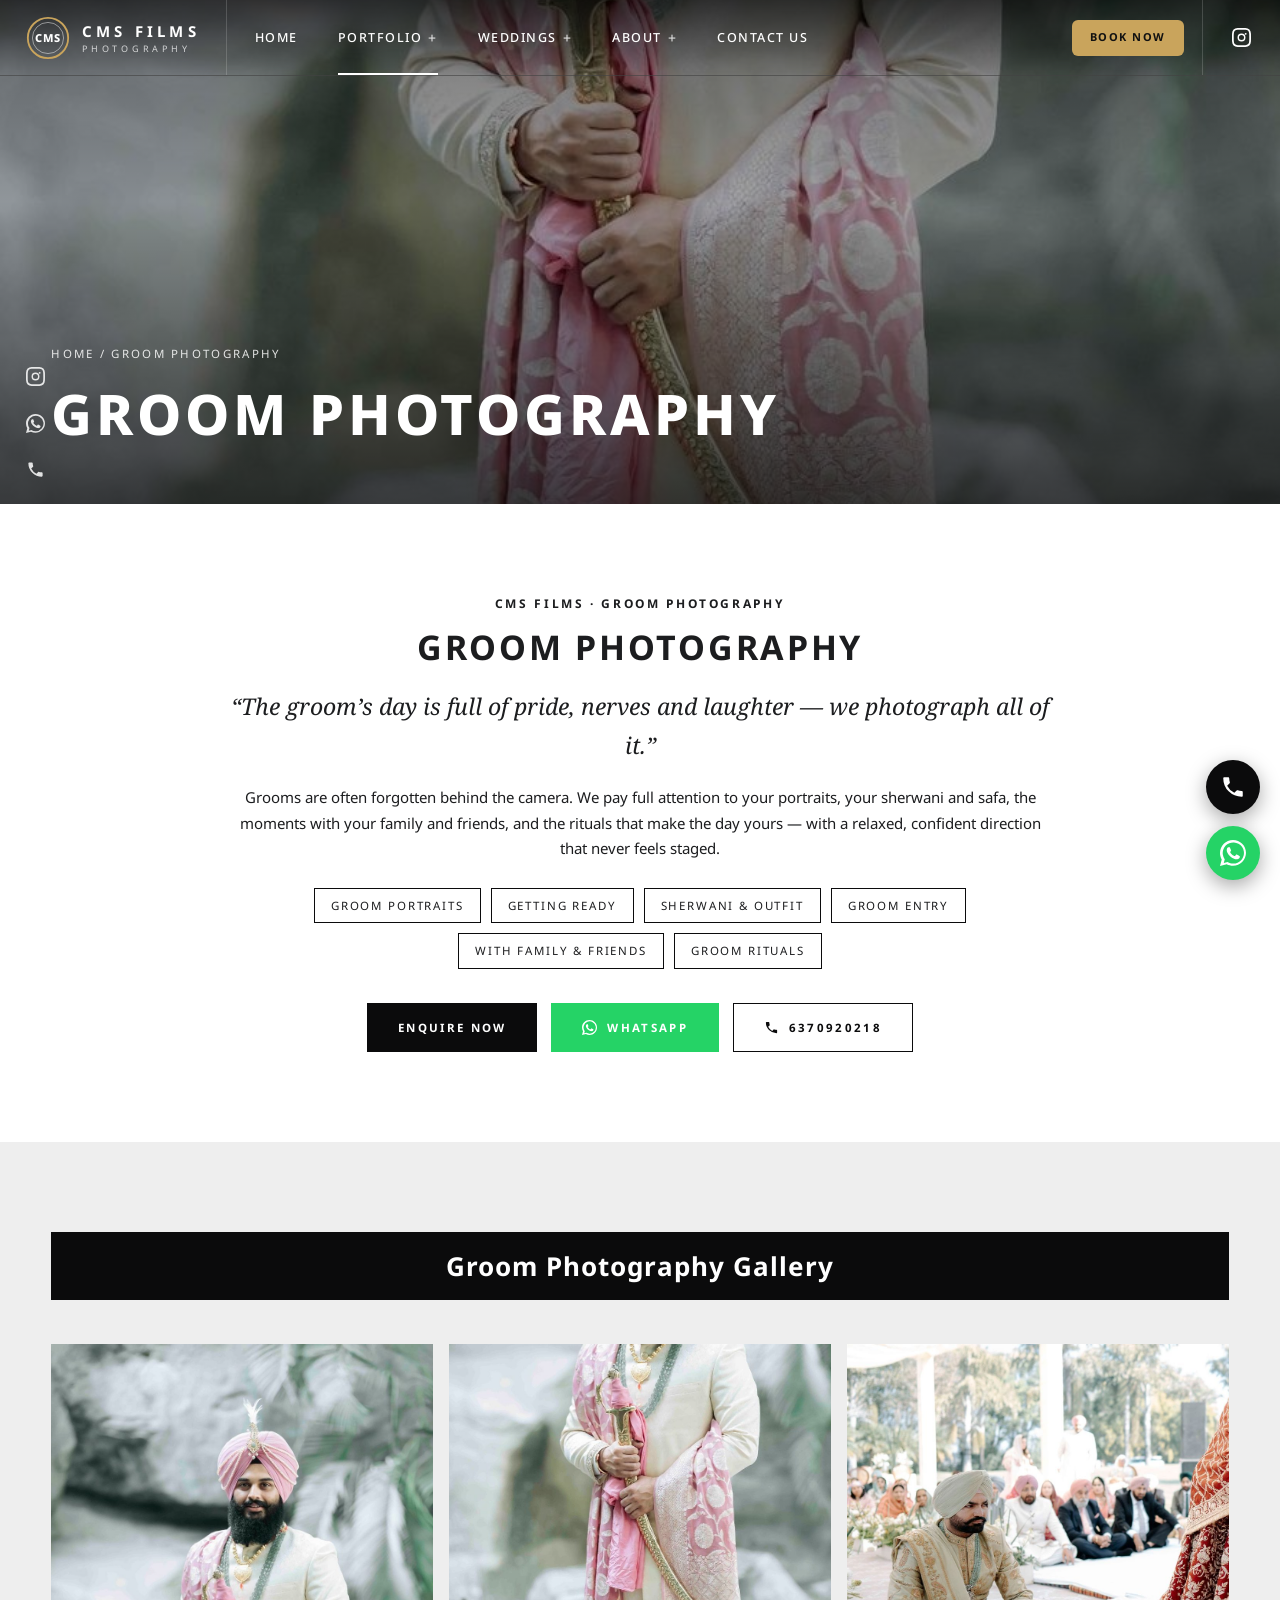
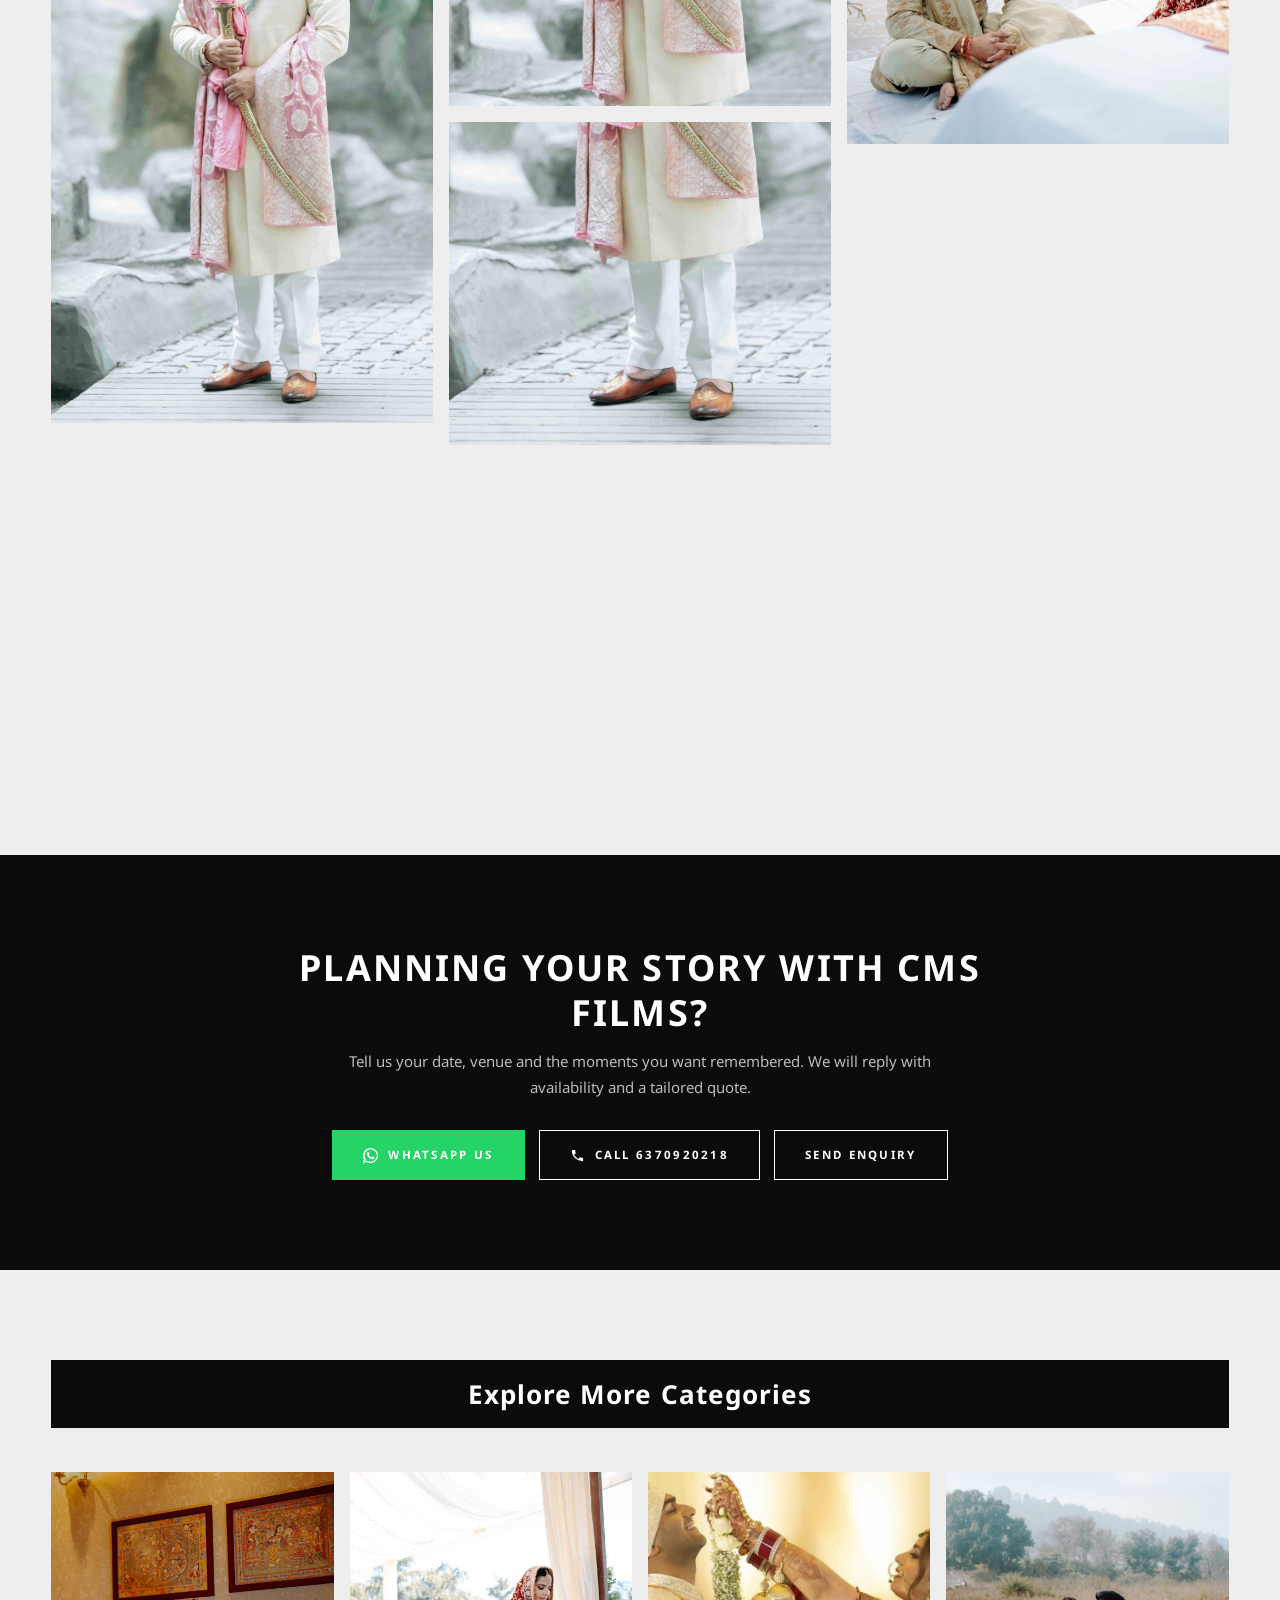
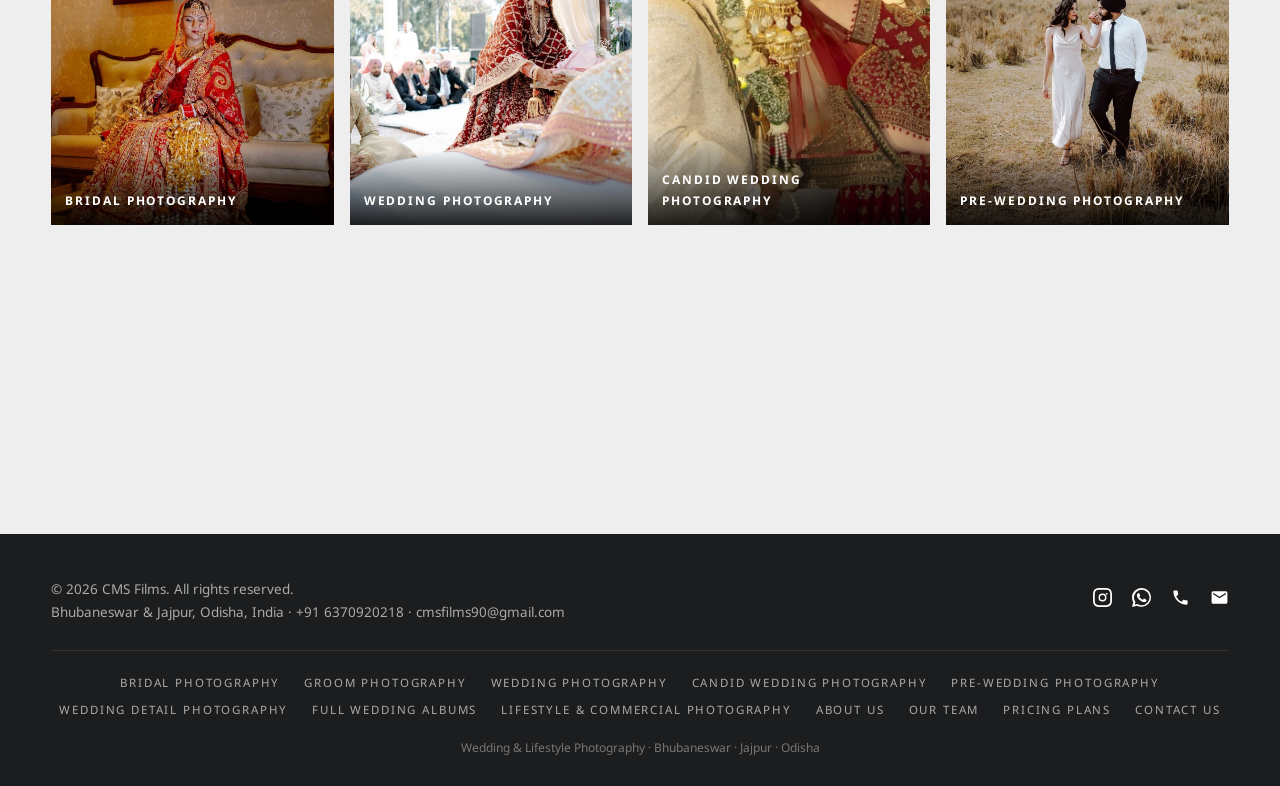
<file: groom-photography.html>
<!DOCTYPE html>
<html lang="en"><head><meta charset="utf-8"><meta name="viewport" content="width=device-width,initial-scale=1">
<title>Groom Photography | CMS Films — Bhubaneswar & Jajpur, Odisha</title><meta name="description" content="Groom photography by CMS Films — groom portraits, sherwani styling, getting-ready, groom entry and rituals in Bhubaneswar, Jajpur & Odisha.">
<meta property="og:title" content="Groom Photography | CMS Films — Bhubaneswar & Jajpur, Odisha"><meta property="og:description" content="Groom photography by CMS Films — groom portraits, sherwani styling, getting-ready, groom entry and rituals in Bhubaneswar, Jajpur & Odisha."><meta property="og:type" content="website">
<link rel="preconnect" href="https://fonts.googleapis.com"><link rel="preconnect" href="https://fonts.gstatic.com" crossorigin>
<link href="https://fonts.googleapis.com/css2?family=Noto+Sans:ital,wght@0,400;0,500;0,600;0,700;0,800;1,400&family=Noto+Serif:ital,wght@0,400;1,400&display=swap" rel="stylesheet">
<link rel="stylesheet" href="css/style.css"><script type="application/ld+json">{"@context":"https://schema.org","@type":"Photographer","name":"CMS Films","telephone":"+916370920218","email":"cmsfilms90@gmail.com","address":{"@type":"PostalAddress","addressLocality":"Bhubaneswar & Jajpur","addressRegion":"Odisha","addressCountry":"IN"},"sameAs":["https://www.instagram.com/c_m_s_films?bqrl=djdmcDd0aW15ZGJx&utm_source=qr"],"areaServed":["Bhubaneswar","Jajpur","Odisha"]}</script></head>
<body><header class="hdr"><a class="logo" href="index.html" aria-label="CMS Films home"><svg viewBox="0 0 48 48" aria-hidden="true"><circle cx="24" cy="24" r="22" fill="none" stroke="#c9a45c" stroke-width="2"/><circle cx="24" cy="24" r="17" fill="none" stroke="#fff" stroke-width="1" opacity=".5"/><text x="24" y="28.500" text-anchor="middle" font-family="Noto Sans,Arial" font-weight="800" font-size="12" letter-spacing="1" fill="#fff">CMS</text></svg><span><b>CMS FILMS</b><small>PHOTOGRAPHY</small></span></a>
<ul class="nav"><li><a href="index.html" class="">Home</a></li><li><a href="#" class="has cur" aria-haspopup="true">Portfolio</a><div class="sub"><a href="bridal-photography.html" class="">Bridal Photography</a><a href="groom-photography.html" class="cur">Groom Photography</a><a href="pre-wedding-photography.html" class="">Pre-Wedding Photography</a><a href="wedding-detail-photography.html" class="">Wedding Detail Photography</a><a href="lifestyle-commercial-photography.html" class="">Lifestyle &amp; Commercial Photography</a></div></li><li><a href="#" class="has " aria-haspopup="true">Weddings</a><div class="sub"><a href="wedding-photography.html" class="">Wedding Photography</a><a href="candid-wedding-photography.html" class="">Candid Wedding Photography</a><a href="full-wedding-albums.html" class="">Full Wedding Albums</a></div></li><li><a href="#" class="has " aria-haspopup="true">About</a><div class="sub"><a href="about-us.html" class="">About Us</a><a href="our-team.html" class="">Our Team</a><a href="pricing-plans.html" class="">Pricing Plans</a></div></li><li><a href="contact-us.html" class="">Contact Us</a></li></ul>
<div class="hdr-r"><a href="contact-us.html" class="book">Book Now</a><a href="https://www.instagram.com/c_m_s_films?bqrl=djdmcDd0aW15ZGJx&utm_source=qr" aria-label="Instagram" target="_blank" rel="noopener"><svg viewBox="0 0 24 24"><path d="M12 7a5 5 0 1 0 0 10 5 5 0 0 0 0-10zm0 8.2A3.2 3.2 0 1 1 12 8.8a3.2 3.2 0 0 1 0 6.4zM17.3 6.2a1.2 1.2 0 1 0 0 2.4 1.2 1.2 0 0 0 0-2.4zM12 2.2c3.2 0 3.6 0 4.8.1 3.3.1 4.8 1.7 4.9 4.9.1 1.3.1 1.6.1 4.8s0 3.6-.1 4.8c-.1 3.2-1.7 4.8-4.9 4.9-1.3.1-1.6.1-4.8.1s-3.6 0-4.8-.1c-3.3-.1-4.8-1.7-4.9-4.9C2.2 15.6 2.2 15.2 2.2 12s0-3.6.1-4.8C2.4 3.9 4 2.4 7.2 2.3 8.4 2.2 8.8 2.2 12 2.2zM12 0C8.7 0 8.3 0 7.1.1 2.7.3.3 2.7.1 7.1 0 8.3 0 8.7 0 12s0 3.7.1 4.9c.2 4.400 2.600 6.800 7 7C8.300 24 8.700 24 12 24s3.700 0 4.900-.1c4.400-.2 6.800-2.600 7-7 .1-1.200.1-1.600.1-4.900s0-3.700-.1-4.900c-.2-4.400-2.600-6.800-7-7C15.700 0 15.300 0 12 0z"/></svg></a><button class="burger" data-menu aria-label="Menu"><svg viewBox="0 0 24 24"><path d="M3 6h18v2H3zm4 5h14v2H7zm-4 5h18v2H3z"/></svg></button></div></header>
<div class="shade"></div><aside class="mnav"><button class="x" aria-label="Close">×</button><a href="index.html">Home</a><h4>Portfolio</h4><a class="sm" href="bridal-photography.html">Bridal Photography</a><a class="sm" href="groom-photography.html">Groom Photography</a><a class="sm" href="pre-wedding-photography.html">Pre-Wedding Photography</a><a class="sm" href="wedding-detail-photography.html">Wedding Detail Photography</a><a class="sm" href="lifestyle-commercial-photography.html">Lifestyle &amp; Commercial Photography</a><h4>Weddings</h4><a class="sm" href="wedding-photography.html">Wedding Photography</a><a class="sm" href="candid-wedding-photography.html">Candid Wedding Photography</a><a class="sm" href="full-wedding-albums.html">Full Wedding Albums</a><h4>About</h4><a class="sm" href="about-us.html">About Us</a><a class="sm" href="our-team.html">Our Team</a><a class="sm" href="pricing-plans.html">Pricing Plans</a><a href="contact-us.html">Contact Us</a><h4>Quick contact</h4><a class="sm" href="tel:+916370920218">Call: 6370920218</a><a class="sm" href="https://wa.me/916370920218" target="_blank" rel="noopener">WhatsApp: 6370920218</a><a class="sm" href="mailto:cmsfilms90@gmail.com">cmsfilms90@gmail.com</a><a class="sm" href="https://www.instagram.com/c_m_s_films?bqrl=djdmcDd0aW15ZGJx&utm_source=qr" target="_blank" rel="noopener">Instagram: @c_m_s_films</a></aside>
<div class="rail"><a href="https://www.instagram.com/c_m_s_films?bqrl=djdmcDd0aW15ZGJx&utm_source=qr" target="_blank" rel="noopener" aria-label="Instagram"><svg viewBox="0 0 24 24"><path d="M12 7a5 5 0 1 0 0 10 5 5 0 0 0 0-10zm0 8.2A3.2 3.2 0 1 1 12 8.8a3.2 3.2 0 0 1 0 6.4zM17.3 6.2a1.2 1.2 0 1 0 0 2.4 1.2 1.2 0 0 0 0-2.4zM12 2.2c3.2 0 3.6 0 4.8.1 3.3.1 4.8 1.7 4.9 4.9.1 1.3.1 1.6.1 4.8s0 3.6-.1 4.8c-.1 3.2-1.7 4.8-4.9 4.9-1.3.1-1.6.1-4.8.1s-3.6 0-4.8-.1c-3.3-.1-4.8-1.7-4.9-4.9C2.2 15.6 2.2 15.2 2.2 12s0-3.6.1-4.8C2.4 3.9 4 2.4 7.2 2.3 8.4 2.2 8.8 2.2 12 2.2zM12 0C8.7 0 8.3 0 7.1.1 2.7.3.3 2.7.1 7.1 0 8.3 0 8.7 0 12s0 3.7.1 4.9c.2 4.400 2.600 6.800 7 7C8.300 24 8.700 24 12 24s3.700 0 4.900-.1c4.400-.2 6.800-2.600 7-7 .1-1.200.1-1.600.1-4.900s0-3.700-.1-4.900c-.2-4.400-2.600-6.800-7-7C15.700 0 15.300 0 12 0z"/></svg></a><a href="https://wa.me/916370920218" target="_blank" rel="noopener" aria-label="WhatsApp"><svg viewBox="0 0 24 24"><path d="M17.5 14.4c-.3-.1-1.800-.9-2-1-.3-.1-.5-.1-.7.1-.2.3-.8 1-.9 1.200-.2.200-.3.200-.6.100-.3-.1-1.200-.4-2.300-1.400-.9-.8-1.400-1.700-1.600-2-.2-.3 0-.5.100-.6.100-.1.300-.3.400-.5.100-.2.200-.3.300-.5.100-.2 0-.4 0-.5-.1-.1-.7-1.600-.9-2.200-.2-.6-.5-.5-.7-.5h-.6c-.2 0-.5.100-.8.400-.3.300-1 1-1 2.500s1.100 2.900 1.200 3.100c.1.2 2.100 3.200 5.100 4.500.7.3 1.300.5 1.700.6.7.2 1.400.2 1.900.1.600-.1 1.800-.7 2-1.400.3-.7.3-1.300.2-1.400-.1-.1-.3-.2-.6-.3zM12 21.800c-1.700 0-3.300-.5-4.700-1.300l-.3-.2-3.500.9.9-3.400-.2-.3A9.800 9.800 0 1 1 12 21.800zM12 0C5.400 0 0 5.400 0 12c0 2.100.6 4.200 1.600 6L0 24l6.200-1.600c1.700.9 3.700 1.400 5.800 1.400 6.600 0 12-5.400 12-12S18.600 0 12 0z"/></svg></a><a href="tel:+916370920218" aria-label="Call"><svg viewBox="0 0 24 24"><path d="M6.6 10.8a15 15 0 0 0 6.6 6.600l2.200-2.200c.3-.3.700-.4 1-.2 1.100.4 2.300.6 3.600.6.600 0 1 .4 1 1V20c0 .6-.4 1-1 1A17 17 0 0 1 3 4c0-.6.4-1 1-1h3.500c.6 0 1 .4 1 1 0 1.300.2 2.500.6 3.600.1.300 0 .7-.2 1l-2.300 2.200z"/></svg></a><a href="mailto:cmsfilms90@gmail.com" aria-label="Email"><svg viewBox="0 0 24 24"><path d="M20 4H4a2 2 0 0 0-2 2v12a2 2 0 0 0 2 2h16a2 2 0 0 0 2-2V6a2 2 0 0 0-2-2zm0 4-8 5-8-5V6l8 5 8-5v2z"/></svg></a></div>
<div class="float"><a class="call" href="tel:+916370920218" aria-label="Call CMS Films"><svg viewBox="0 0 24 24"><path d="M6.6 10.8a15 15 0 0 0 6.6 6.600l2.200-2.200c.3-.3.700-.4 1-.2 1.100.4 2.300.6 3.600.6.600 0 1 .4 1 1V20c0 .6-.4 1-1 1A17 17 0 0 1 3 4c0-.6.4-1 1-1h3.500c.6 0 1 .4 1 1 0 1.300.2 2.500.6 3.600.1.300 0 .7-.2 1l-2.300 2.200z"/></svg></a><a class="wa" href="https://wa.me/916370920218?text=Hello%20CMS%20Films%2C%20I%20want%20to%20enquire." target="_blank" rel="noopener" aria-label="WhatsApp CMS Films"><svg viewBox="0 0 24 24"><path d="M17.5 14.4c-.3-.1-1.800-.9-2-1-.3-.1-.5-.1-.7.1-.2.3-.8 1-.9 1.200-.2.200-.3.200-.6.100-.3-.1-1.200-.4-2.300-1.400-.9-.8-1.400-1.700-1.600-2-.2-.3 0-.5.100-.6.100-.1.300-.3.400-.5.100-.2.200-.3.300-.5.100-.2 0-.4 0-.5-.1-.1-.7-1.600-.9-2.200-.2-.6-.5-.5-.7-.5h-.6c-.2 0-.5.100-.8.400-.3.300-1 1-1 2.500s1.100 2.900 1.200 3.100c.1.2 2.100 3.200 5.100 4.500.7.3 1.300.5 1.700.6.7.2 1.400.2 1.900.1.600-.1 1.800-.7 2-1.400.3-.7.3-1.300.2-1.400-.1-.1-.3-.2-.6-.3zM12 21.800c-1.700 0-3.300-.5-4.700-1.300l-.3-.2-3.500.9.9-3.400-.2-.3A9.800 9.800 0 1 1 12 21.800zM12 0C5.400 0 0 5.400 0 12c0 2.100.6 4.200 1.600 6L0 24l6.200-1.600c1.700.9 3.700 1.400 5.800 1.400 6.600 0 12-5.400 12-12S18.600 0 12 0z"/></svg></a></div><div class="page-hero" style="background-image:url(images/groom-portrait.jpg)"><div class="wrap"><div class="crumb"><a href="index.html">Home</a> / Groom Photography</div><h1>Groom Photography</h1></div></div><section class="feat"><div class="narrow center rv"><div class="eyebrow">CMS Films · Groom Photography</div><h2 style="margin-top:12px">Groom Photography</h2><p class="lead">“The groom’s day is full of pride, nerves and laughter — we photograph all of it.”</p><p>Grooms are often forgotten behind the camera. We pay full attention to your portraits, your sherwani and safa, the moments with your family and friends, and the rituals that make the day yours — with a relaxed, confident direction that never feels staged.</p><div class="tags"><span>Groom Portraits</span><span>Getting Ready</span><span>Sherwani &amp; Outfit</span><span>Groom Entry</span><span>With Family &amp; Friends</span><span>Groom Rituals</span></div><div class="btns"><a class="btn dark" href="contact-us.html">Enquire Now</a><a class="btn wa" href="https://wa.me/916370920218?text=Hello%20CMS%20Films%2C%20I%20am%20interested%20in%20Groom%20Photography." target="_blank" rel="noopener"><svg viewBox="0 0 24 24"><path d="M17.5 14.4c-.3-.1-1.800-.9-2-1-.3-.1-.5-.1-.7.1-.2.3-.8 1-.9 1.200-.2.200-.3.200-.6.100-.3-.1-1.200-.4-2.300-1.400-.9-.8-1.400-1.700-1.600-2-.2-.3 0-.5.100-.6.100-.1.300-.3.400-.5.100-.2.200-.3.300-.5.100-.2 0-.4 0-.5-.1-.1-.7-1.600-.9-2.200-.2-.6-.5-.5-.7-.5h-.6c-.2 0-.5.100-.8.400-.3.300-1 1-1 2.500s1.100 2.900 1.200 3.100c.1.2 2.100 3.200 5.100 4.500.7.3 1.300.5 1.700.6.7.2 1.400.2 1.900.1.600-.1 1.800-.7 2-1.400.3-.7.3-1.300.2-1.400-.1-.1-.3-.2-.6-.3zM12 21.800c-1.700 0-3.300-.5-4.700-1.300l-.3-.2-3.500.9.9-3.400-.2-.3A9.800 9.800 0 1 1 12 21.800zM12 0C5.400 0 0 5.400 0 12c0 2.100.6 4.200 1.600 6L0 24l6.200-1.600c1.700.9 3.700 1.400 5.800 1.400 6.600 0 12-5.400 12-12S18.600 0 12 0z"/></svg> WhatsApp</a><a class="btn" href="tel:+916370920218"><svg viewBox="0 0 24 24"><path d="M6.6 10.8a15 15 0 0 0 6.6 6.600l2.200-2.200c.3-.3.700-.4 1-.2 1.100.4 2.300.6 3.600.6.600 0 1 .4 1 1V20c0 .6-.4 1-1 1A17 17 0 0 1 3 4c0-.6.4-1 1-1h3.500c.6 0 1 .4 1 1 0 1.300.2 2.500.6 3.600.1.300 0 .7-.2 1l-2.300 2.200z"/></svg> 6370920218</a></div></div></section>
<section style="background:var(--grey)"><div class="wrap"><div class="bar rv">Groom Photography Gallery</div><div class="gal"><figure class="rv" data-full="images/groom-portrait.jpg"><img src="images/groom-portrait.jpg" alt="Groom in cream sherwani and pink turban" loading="lazy"><figcaption>Groom Portrait</figcaption></figure><figure class="rv" data-full="images/groom-safa.jpg"><img src="images/groom-safa.jpg" alt="Groom portrait with turban and sherwani" loading="lazy"><figcaption>Safa & Sherwani</figcaption></figure><figure class="rv" data-full="images/groom-sherwani.jpg"><img src="images/groom-sherwani.jpg" alt="Sherwani embroidery and stole detail" loading="lazy"><figcaption>Sherwani Details</figcaption></figure><figure class="rv" data-full="images/groom-shoes.jpg"><img src="images/groom-shoes.jpg" alt="Groom full outfit with juttis" loading="lazy"><figcaption>Groom Outfit · Full Look</figcaption></figure><figure class="rv" data-full="images/groom-baraat.jpg"><img src="images/groom-baraat.jpg" alt="Groom entering with family and friends dancing" loading="lazy"><figcaption>Groom Entry · With Family</figcaption></figure><figure class="rv" data-full="images/groom-ceremony.jpg"><img src="images/groom-ceremony.jpg" alt="Groom seated during the wedding ritual" loading="lazy"><figcaption>Groom · Wedding Rituals</figcaption></figure><figure class="rv" data-full="images/groom-jaimala.jpg"><img src="images/groom-jaimala.jpg" alt="Groom during the jai mala exchange" loading="lazy"><figcaption>Groom · Jai Mala</figcaption></figure></div></div></section><section class="cta"><div class="narrow rv"><h2>Planning Your Story With CMS Films?</h2><p>Tell us your date, venue and the moments you want remembered. We will reply with availability and a tailored quote.</p><div class="btns"><a class="btn wa" href="https://wa.me/916370920218?text=Hello%20CMS%20Films%2C%20I%20want%20to%20book." target="_blank" rel="noopener"><svg viewBox="0 0 24 24"><path d="M17.5 14.4c-.3-.1-1.800-.9-2-1-.3-.1-.5-.1-.7.1-.2.3-.8 1-.9 1.200-.2.200-.3.200-.6.100-.3-.1-1.200-.4-2.300-1.400-.9-.8-1.400-1.700-1.600-2-.2-.3 0-.5.100-.6.100-.1.300-.3.400-.5.100-.2.200-.3.300-.5.100-.2 0-.4 0-.5-.1-.1-.7-1.600-.9-2.200-.2-.6-.5-.5-.7-.5h-.6c-.2 0-.5.100-.8.400-.3.300-1 1-1 2.500s1.100 2.900 1.200 3.100c.1.2 2.100 3.200 5.100 4.500.7.3 1.300.5 1.700.6.7.2 1.400.2 1.900.1.600-.1 1.800-.7 2-1.400.3-.7.3-1.300.2-1.400-.1-.1-.3-.2-.6-.3zM12 21.800c-1.700 0-3.300-.5-4.700-1.300l-.3-.2-3.500.9.9-3.400-.2-.3A9.800 9.800 0 1 1 12 21.800zM12 0C5.400 0 0 5.400 0 12c0 2.100.6 4.200 1.600 6L0 24l6.200-1.600c1.700.9 3.700 1.400 5.800 1.400 6.600 0 12-5.400 12-12S18.600 0 12 0z"/></svg> WhatsApp Us</a><a class="btn light" href="tel:+916370920218"><svg viewBox="0 0 24 24"><path d="M6.6 10.8a15 15 0 0 0 6.6 6.600l2.200-2.200c.3-.3.700-.4 1-.2 1.100.4 2.300.6 3.600.6.600 0 1 .4 1 1V20c0 .6-.4 1-1 1A17 17 0 0 1 3 4c0-.6.4-1 1-1h3.500c.6 0 1 .4 1 1 0 1.300.2 2.500.6 3.600.1.300 0 .7-.2 1l-2.300 2.200z"/></svg> Call 6370920218</a><a class="btn light" href="contact-us.html">Send Enquiry</a></div></div></section><section style="background:var(--grey)"><div class="wrap"><div class="bar rv">Explore More Categories</div><div class="more rv"><a href="bridal-photography.html"><img src="images/bride-sofa.jpg" alt="Bridal Photography" loading="lazy"><span>Bridal Photography</span></a><a href="wedding-photography.html"><img src="images/wed-ceremony.jpg" alt="Wedding Photography" loading="lazy"><span>Wedding Photography</span></a><a href="candid-wedding-photography.html"><img src="images/candid-jaimala.jpg" alt="Candid Wedding Photography" loading="lazy"><span>Candid Wedding Photography</span></a><a href="pre-wedding-photography.html"><img src="images/pre-field.jpg" alt="Pre-Wedding Photography" loading="lazy"><span>Pre-Wedding Photography</span></a></div></div></section><section style="background:var(--grey);padding:70px 0"><div class="wrap trio rv"><div><h4>Send Email</h4><div class="ln"></div><p><a href="mailto:cmsfilms90@gmail.com">cmsfilms90@gmail.com</a></p></div><div><h4>Call / WhatsApp</h4><div class="ln"></div><p class="big"><a href="tel:+916370920218">+91 6370920218</a></p></div><div><h4>Visit Us</h4><div class="ln"></div><p>Bhubaneswar &amp; Jajpur, Odisha, India</p></div></div></section><footer><div class="wrap"><div class="row"><div>© <span data-y>2026</span> CMS Films. All rights reserved.<br>Bhubaneswar &amp; Jajpur, Odisha, India · <a href="tel:+916370920218">+91 6370920218</a> · <a href="mailto:cmsfilms90@gmail.com">cmsfilms90@gmail.com</a></div><div class="soc"><a href="https://www.instagram.com/c_m_s_films?bqrl=djdmcDd0aW15ZGJx&utm_source=qr" target="_blank" rel="noopener" aria-label="Instagram"><svg viewBox="0 0 24 24"><path d="M12 7a5 5 0 1 0 0 10 5 5 0 0 0 0-10zm0 8.2A3.2 3.2 0 1 1 12 8.8a3.2 3.2 0 0 1 0 6.4zM17.3 6.2a1.2 1.2 0 1 0 0 2.4 1.2 1.2 0 0 0 0-2.4zM12 2.2c3.2 0 3.6 0 4.8.1 3.3.1 4.8 1.7 4.9 4.9.1 1.3.1 1.6.1 4.8s0 3.6-.1 4.8c-.1 3.2-1.7 4.8-4.9 4.9-1.3.1-1.6.1-4.8.1s-3.6 0-4.8-.1c-3.3-.1-4.8-1.7-4.9-4.9C2.2 15.6 2.2 15.2 2.2 12s0-3.6.1-4.8C2.4 3.9 4 2.4 7.2 2.3 8.4 2.2 8.8 2.2 12 2.2zM12 0C8.7 0 8.3 0 7.1.1 2.7.3.3 2.7.1 7.1 0 8.3 0 8.7 0 12s0 3.7.1 4.9c.2 4.400 2.600 6.800 7 7C8.300 24 8.700 24 12 24s3.700 0 4.900-.1c4.400-.2 6.800-2.600 7-7 .1-1.200.1-1.600.1-4.900s0-3.700-.1-4.900c-.2-4.400-2.600-6.800-7-7C15.700 0 15.300 0 12 0z"/></svg></a><a href="https://wa.me/916370920218" target="_blank" rel="noopener" aria-label="WhatsApp"><svg viewBox="0 0 24 24"><path d="M17.5 14.4c-.3-.1-1.800-.9-2-1-.3-.1-.5-.1-.7.1-.2.3-.8 1-.9 1.200-.2.200-.3.200-.6.100-.3-.1-1.200-.4-2.300-1.400-.9-.8-1.400-1.700-1.600-2-.2-.3 0-.5.100-.6.100-.1.300-.3.400-.5.100-.2.200-.3.300-.5.100-.2 0-.4 0-.5-.1-.1-.7-1.600-.9-2.200-.2-.6-.5-.5-.7-.5h-.6c-.2 0-.5.100-.8.400-.3.300-1 1-1 2.500s1.100 2.900 1.200 3.100c.1.2 2.100 3.200 5.100 4.500.7.3 1.300.5 1.700.6.7.2 1.400.2 1.900.1.600-.1 1.800-.7 2-1.400.3-.7.3-1.300.2-1.400-.1-.1-.3-.2-.6-.3zM12 21.800c-1.700 0-3.300-.5-4.700-1.300l-.3-.2-3.500.9.9-3.400-.2-.3A9.800 9.800 0 1 1 12 21.800zM12 0C5.400 0 0 5.400 0 12c0 2.100.6 4.200 1.600 6L0 24l6.200-1.600c1.700.9 3.700 1.400 5.800 1.400 6.600 0 12-5.400 12-12S18.600 0 12 0z"/></svg></a><a href="tel:+916370920218" aria-label="Call"><svg viewBox="0 0 24 24"><path d="M6.6 10.8a15 15 0 0 0 6.6 6.600l2.200-2.200c.3-.3.700-.4 1-.2 1.100.4 2.300.6 3.600.6.600 0 1 .4 1 1V20c0 .6-.4 1-1 1A17 17 0 0 1 3 4c0-.6.4-1 1-1h3.500c.6 0 1 .4 1 1 0 1.300.2 2.500.6 3.600.1.300 0 .7-.2 1l-2.300 2.200z"/></svg></a><a href="mailto:cmsfilms90@gmail.com" aria-label="Email"><svg viewBox="0 0 24 24"><path d="M20 4H4a2 2 0 0 0-2 2v12a2 2 0 0 0 2 2h16a2 2 0 0 0 2-2V6a2 2 0 0 0-2-2zm0 4-8 5-8-5V6l8 5 8-5v2z"/></svg></a></div></div><div class="links"><a href="bridal-photography.html">Bridal Photography</a><a href="groom-photography.html">Groom Photography</a><a href="wedding-photography.html">Wedding Photography</a><a href="candid-wedding-photography.html">Candid Wedding Photography</a><a href="pre-wedding-photography.html">Pre-Wedding Photography</a><a href="wedding-detail-photography.html">Wedding Detail Photography</a><a href="full-wedding-albums.html">Full Wedding Albums</a><a href="lifestyle-commercial-photography.html">Lifestyle &amp; Commercial Photography</a><a href="about-us.html">About Us</a><a href="our-team.html">Our Team</a><a href="pricing-plans.html">Pricing Plans</a><a href="contact-us.html">Contact Us</a></div><div class="copy">Wedding &amp; Lifestyle Photography · Bhubaneswar · Jajpur · Odisha</div></div></footer><script src="js/main.js"></script></body></html>
</file>
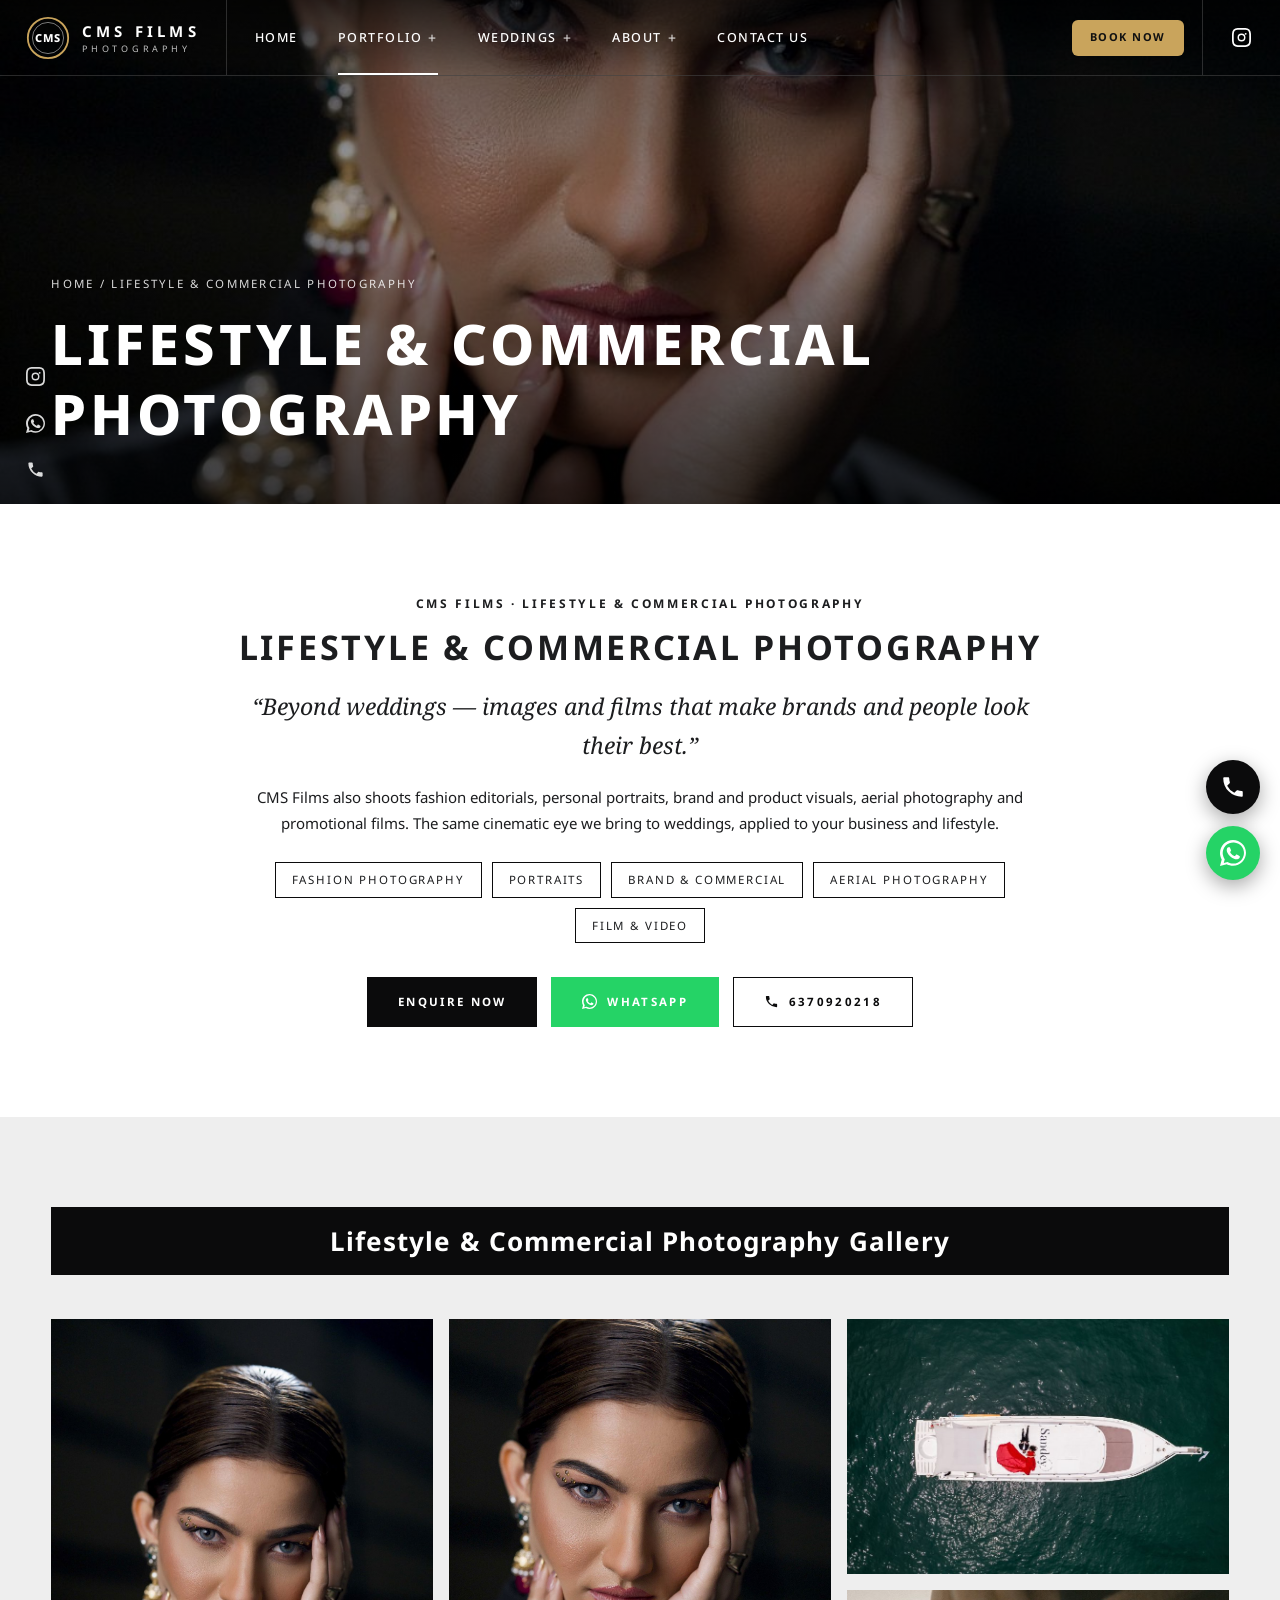
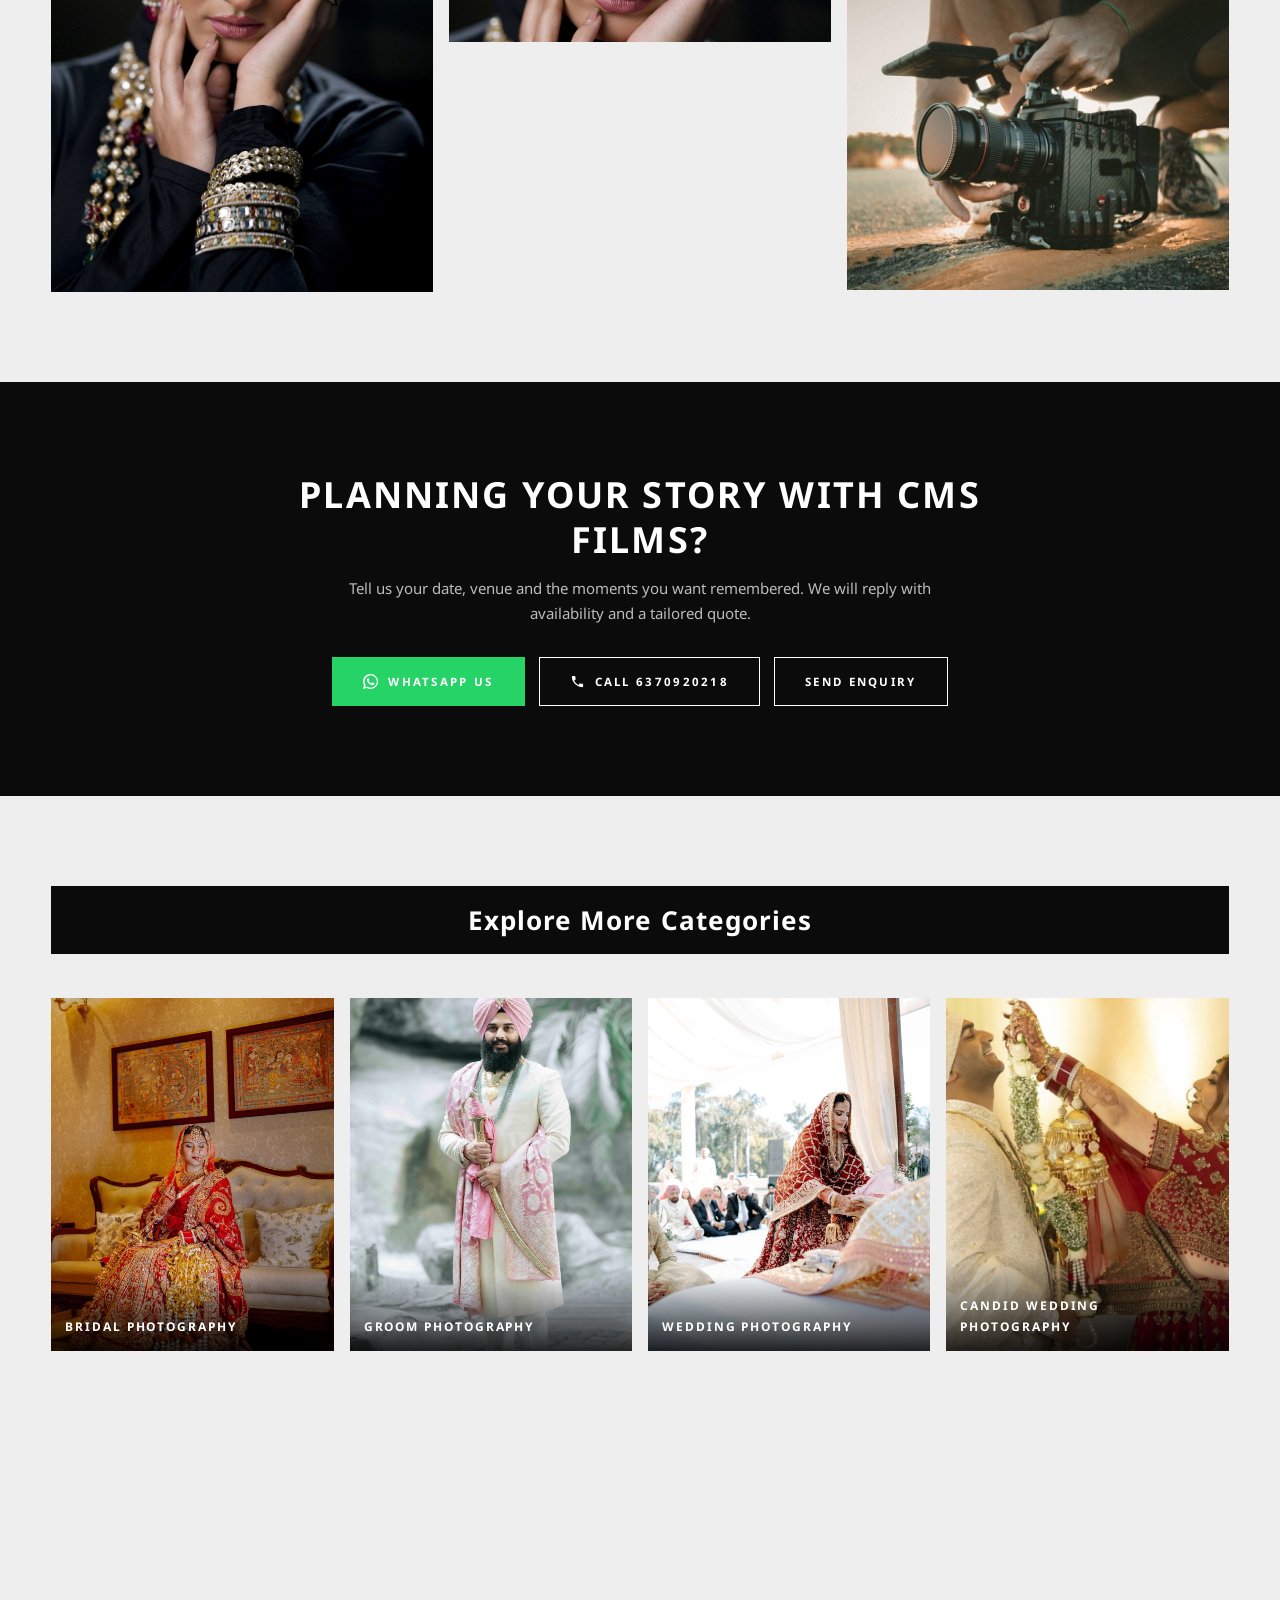
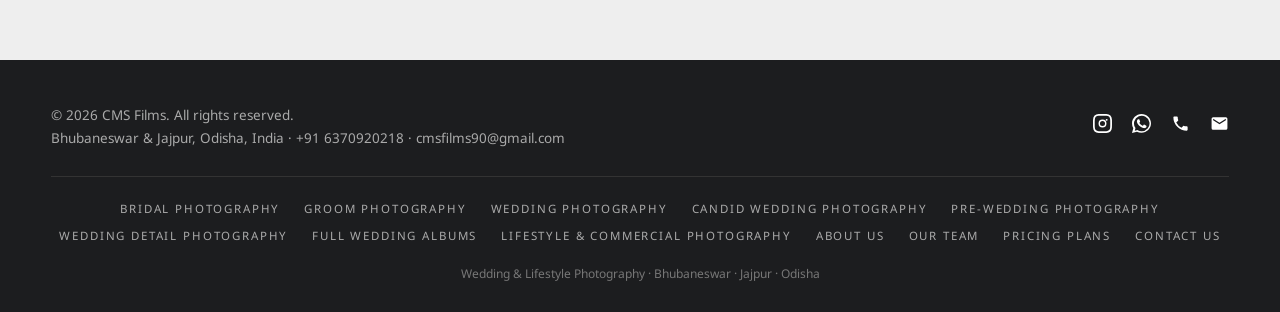
<file: lifestyle-commercial-photography.html>
<!DOCTYPE html>
<html lang="en"><head><meta charset="utf-8"><meta name="viewport" content="width=device-width,initial-scale=1">
<title>Lifestyle &amp; Commercial Photography | CMS Films — Bhubaneswar & Jajpur, Odisha</title><meta name="description" content="Lifestyle and commercial photography by CMS Films — fashion, portraits, brand shoots, aerial and film production in Bhubaneswar & Jajpur.">
<meta property="og:title" content="Lifestyle &amp; Commercial Photography | CMS Films — Bhubaneswar & Jajpur, Odisha"><meta property="og:description" content="Lifestyle and commercial photography by CMS Films — fashion, portraits, brand shoots, aerial and film production in Bhubaneswar & Jajpur."><meta property="og:type" content="website">
<link rel="preconnect" href="https://fonts.googleapis.com"><link rel="preconnect" href="https://fonts.gstatic.com" crossorigin>
<link href="https://fonts.googleapis.com/css2?family=Noto+Sans:ital,wght@0,400;0,500;0,600;0,700;0,800;1,400&family=Noto+Serif:ital,wght@0,400;1,400&display=swap" rel="stylesheet">
<link rel="stylesheet" href="css/style.css"><script type="application/ld+json">{"@context":"https://schema.org","@type":"Photographer","name":"CMS Films","telephone":"+916370920218","email":"cmsfilms90@gmail.com","address":{"@type":"PostalAddress","addressLocality":"Bhubaneswar & Jajpur","addressRegion":"Odisha","addressCountry":"IN"},"sameAs":["https://www.instagram.com/c_m_s_films?bqrl=djdmcDd0aW15ZGJx&utm_source=qr"],"areaServed":["Bhubaneswar","Jajpur","Odisha"]}</script></head>
<body><header class="hdr"><a class="logo" href="index.html" aria-label="CMS Films home"><svg viewBox="0 0 48 48" aria-hidden="true"><circle cx="24" cy="24" r="22" fill="none" stroke="#c9a45c" stroke-width="2"/><circle cx="24" cy="24" r="17" fill="none" stroke="#fff" stroke-width="1" opacity=".5"/><text x="24" y="28.500" text-anchor="middle" font-family="Noto Sans,Arial" font-weight="800" font-size="12" letter-spacing="1" fill="#fff">CMS</text></svg><span><b>CMS FILMS</b><small>PHOTOGRAPHY</small></span></a>
<ul class="nav"><li><a href="index.html" class="">Home</a></li><li><a href="#" class="has cur" aria-haspopup="true">Portfolio</a><div class="sub"><a href="bridal-photography.html" class="">Bridal Photography</a><a href="groom-photography.html" class="">Groom Photography</a><a href="pre-wedding-photography.html" class="">Pre-Wedding Photography</a><a href="wedding-detail-photography.html" class="">Wedding Detail Photography</a><a href="lifestyle-commercial-photography.html" class="cur">Lifestyle &amp; Commercial Photography</a></div></li><li><a href="#" class="has " aria-haspopup="true">Weddings</a><div class="sub"><a href="wedding-photography.html" class="">Wedding Photography</a><a href="candid-wedding-photography.html" class="">Candid Wedding Photography</a><a href="full-wedding-albums.html" class="">Full Wedding Albums</a></div></li><li><a href="#" class="has " aria-haspopup="true">About</a><div class="sub"><a href="about-us.html" class="">About Us</a><a href="our-team.html" class="">Our Team</a><a href="pricing-plans.html" class="">Pricing Plans</a></div></li><li><a href="contact-us.html" class="">Contact Us</a></li></ul>
<div class="hdr-r"><a href="contact-us.html" class="book">Book Now</a><a href="https://www.instagram.com/c_m_s_films?bqrl=djdmcDd0aW15ZGJx&utm_source=qr" aria-label="Instagram" target="_blank" rel="noopener"><svg viewBox="0 0 24 24"><path d="M12 7a5 5 0 1 0 0 10 5 5 0 0 0 0-10zm0 8.2A3.2 3.2 0 1 1 12 8.8a3.2 3.2 0 0 1 0 6.4zM17.3 6.2a1.2 1.2 0 1 0 0 2.4 1.2 1.2 0 0 0 0-2.4zM12 2.2c3.2 0 3.6 0 4.8.1 3.3.1 4.8 1.7 4.9 4.9.1 1.3.1 1.6.1 4.8s0 3.6-.1 4.8c-.1 3.2-1.7 4.8-4.9 4.9-1.3.1-1.6.1-4.8.1s-3.6 0-4.8-.1c-3.3-.1-4.8-1.7-4.9-4.9C2.2 15.6 2.2 15.2 2.2 12s0-3.6.1-4.8C2.4 3.9 4 2.4 7.2 2.3 8.4 2.2 8.8 2.2 12 2.2zM12 0C8.7 0 8.3 0 7.1.1 2.7.3.3 2.7.1 7.1 0 8.3 0 8.7 0 12s0 3.7.1 4.9c.2 4.400 2.600 6.800 7 7C8.300 24 8.700 24 12 24s3.700 0 4.900-.1c4.400-.2 6.800-2.600 7-7 .1-1.200.1-1.600.1-4.900s0-3.700-.1-4.900c-.2-4.400-2.600-6.800-7-7C15.700 0 15.300 0 12 0z"/></svg></a><button class="burger" data-menu aria-label="Menu"><svg viewBox="0 0 24 24"><path d="M3 6h18v2H3zm4 5h14v2H7zm-4 5h18v2H3z"/></svg></button></div></header>
<div class="shade"></div><aside class="mnav"><button class="x" aria-label="Close">×</button><a href="index.html">Home</a><h4>Portfolio</h4><a class="sm" href="bridal-photography.html">Bridal Photography</a><a class="sm" href="groom-photography.html">Groom Photography</a><a class="sm" href="pre-wedding-photography.html">Pre-Wedding Photography</a><a class="sm" href="wedding-detail-photography.html">Wedding Detail Photography</a><a class="sm" href="lifestyle-commercial-photography.html">Lifestyle &amp; Commercial Photography</a><h4>Weddings</h4><a class="sm" href="wedding-photography.html">Wedding Photography</a><a class="sm" href="candid-wedding-photography.html">Candid Wedding Photography</a><a class="sm" href="full-wedding-albums.html">Full Wedding Albums</a><h4>About</h4><a class="sm" href="about-us.html">About Us</a><a class="sm" href="our-team.html">Our Team</a><a class="sm" href="pricing-plans.html">Pricing Plans</a><a href="contact-us.html">Contact Us</a><h4>Quick contact</h4><a class="sm" href="tel:+916370920218">Call: 6370920218</a><a class="sm" href="https://wa.me/916370920218" target="_blank" rel="noopener">WhatsApp: 6370920218</a><a class="sm" href="mailto:cmsfilms90@gmail.com">cmsfilms90@gmail.com</a><a class="sm" href="https://www.instagram.com/c_m_s_films?bqrl=djdmcDd0aW15ZGJx&utm_source=qr" target="_blank" rel="noopener">Instagram: @c_m_s_films</a></aside>
<div class="rail"><a href="https://www.instagram.com/c_m_s_films?bqrl=djdmcDd0aW15ZGJx&utm_source=qr" target="_blank" rel="noopener" aria-label="Instagram"><svg viewBox="0 0 24 24"><path d="M12 7a5 5 0 1 0 0 10 5 5 0 0 0 0-10zm0 8.2A3.2 3.2 0 1 1 12 8.8a3.2 3.2 0 0 1 0 6.4zM17.3 6.2a1.2 1.2 0 1 0 0 2.4 1.2 1.2 0 0 0 0-2.4zM12 2.2c3.2 0 3.6 0 4.8.1 3.3.1 4.8 1.7 4.9 4.9.1 1.3.1 1.6.1 4.8s0 3.6-.1 4.8c-.1 3.2-1.7 4.8-4.9 4.9-1.3.1-1.6.1-4.8.1s-3.6 0-4.8-.1c-3.3-.1-4.8-1.7-4.9-4.9C2.2 15.6 2.2 15.2 2.2 12s0-3.6.1-4.8C2.4 3.9 4 2.4 7.2 2.3 8.4 2.2 8.8 2.2 12 2.2zM12 0C8.7 0 8.3 0 7.1.1 2.7.3.3 2.7.1 7.1 0 8.3 0 8.7 0 12s0 3.7.1 4.9c.2 4.400 2.600 6.800 7 7C8.300 24 8.700 24 12 24s3.700 0 4.900-.1c4.400-.2 6.800-2.600 7-7 .1-1.200.1-1.600.1-4.900s0-3.700-.1-4.900c-.2-4.400-2.600-6.800-7-7C15.700 0 15.300 0 12 0z"/></svg></a><a href="https://wa.me/916370920218" target="_blank" rel="noopener" aria-label="WhatsApp"><svg viewBox="0 0 24 24"><path d="M17.5 14.4c-.3-.1-1.800-.9-2-1-.3-.1-.5-.1-.7.1-.2.3-.8 1-.9 1.200-.2.200-.3.200-.6.100-.3-.1-1.200-.4-2.300-1.400-.9-.8-1.400-1.700-1.600-2-.2-.3 0-.5.100-.6.100-.1.300-.3.400-.5.100-.2.200-.3.300-.5.100-.2 0-.4 0-.5-.1-.1-.7-1.600-.9-2.200-.2-.6-.5-.5-.7-.5h-.6c-.2 0-.5.100-.8.400-.3.300-1 1-1 2.500s1.100 2.900 1.200 3.100c.1.2 2.100 3.200 5.100 4.500.7.3 1.300.5 1.700.6.7.2 1.400.2 1.900.1.600-.1 1.800-.7 2-1.400.3-.7.3-1.300.2-1.400-.1-.1-.3-.2-.6-.3zM12 21.800c-1.700 0-3.300-.5-4.700-1.300l-.3-.2-3.500.9.9-3.400-.2-.3A9.800 9.800 0 1 1 12 21.800zM12 0C5.400 0 0 5.400 0 12c0 2.100.6 4.200 1.600 6L0 24l6.200-1.600c1.700.9 3.700 1.400 5.800 1.400 6.600 0 12-5.400 12-12S18.600 0 12 0z"/></svg></a><a href="tel:+916370920218" aria-label="Call"><svg viewBox="0 0 24 24"><path d="M6.6 10.8a15 15 0 0 0 6.6 6.600l2.200-2.200c.3-.3.700-.4 1-.2 1.100.4 2.300.6 3.600.6.600 0 1 .4 1 1V20c0 .6-.4 1-1 1A17 17 0 0 1 3 4c0-.6.4-1 1-1h3.500c.6 0 1 .4 1 1 0 1.300.2 2.500.6 3.600.1.300 0 .7-.2 1l-2.300 2.200z"/></svg></a><a href="mailto:cmsfilms90@gmail.com" aria-label="Email"><svg viewBox="0 0 24 24"><path d="M20 4H4a2 2 0 0 0-2 2v12a2 2 0 0 0 2 2h16a2 2 0 0 0 2-2V6a2 2 0 0 0-2-2zm0 4-8 5-8-5V6l8 5 8-5v2z"/></svg></a></div>
<div class="float"><a class="call" href="tel:+916370920218" aria-label="Call CMS Films"><svg viewBox="0 0 24 24"><path d="M6.6 10.8a15 15 0 0 0 6.6 6.600l2.200-2.200c.3-.3.700-.4 1-.2 1.100.4 2.300.6 3.600.6.600 0 1 .4 1 1V20c0 .6-.4 1-1 1A17 17 0 0 1 3 4c0-.6.4-1 1-1h3.500c.6 0 1 .4 1 1 0 1.300.2 2.500.6 3.600.1.300 0 .7-.2 1l-2.300 2.200z"/></svg></a><a class="wa" href="https://wa.me/916370920218?text=Hello%20CMS%20Films%2C%20I%20want%20to%20enquire." target="_blank" rel="noopener" aria-label="WhatsApp CMS Films"><svg viewBox="0 0 24 24"><path d="M17.5 14.4c-.3-.1-1.800-.9-2-1-.3-.1-.5-.1-.7.1-.2.3-.8 1-.9 1.200-.2.200-.3.200-.6.100-.3-.1-1.200-.4-2.300-1.400-.9-.8-1.400-1.700-1.600-2-.2-.3 0-.5.100-.6.100-.1.300-.3.400-.5.100-.2.200-.3.300-.5.100-.2 0-.4 0-.5-.1-.1-.7-1.600-.9-2.200-.2-.6-.5-.5-.7-.5h-.6c-.2 0-.5.100-.8.400-.3.300-1 1-1 2.500s1.100 2.900 1.200 3.100c.1.2 2.100 3.200 5.100 4.500.7.3 1.300.5 1.700.6.7.2 1.400.2 1.900.1.600-.1 1.800-.7 2-1.400.3-.7.3-1.300.2-1.400-.1-.1-.3-.2-.6-.3zM12 21.800c-1.700 0-3.300-.5-4.700-1.300l-.3-.2-3.500.9.9-3.400-.2-.3A9.800 9.800 0 1 1 12 21.800zM12 0C5.400 0 0 5.400 0 12c0 2.100.6 4.200 1.600 6L0 24l6.200-1.600c1.700.9 3.700 1.400 5.800 1.400 6.600 0 12-5.400 12-12S18.600 0 12 0z"/></svg></a></div><div class="page-hero" style="background-image:url(images/life-fashion.jpg)"><div class="wrap"><div class="crumb"><a href="index.html">Home</a> / Lifestyle &amp; Commercial Photography</div><h1>Lifestyle &amp; Commercial Photography</h1></div></div><section class="feat"><div class="narrow center rv"><div class="eyebrow">CMS Films · Lifestyle &amp; Commercial Photography</div><h2 style="margin-top:12px">Lifestyle &amp; Commercial Photography</h2><p class="lead">“Beyond weddings — images and films that make brands and people look their best.”</p><p>CMS Films also shoots fashion editorials, personal portraits, brand and product visuals, aerial photography and promotional films. The same cinematic eye we bring to weddings, applied to your business and lifestyle.</p><div class="tags"><span>Fashion Photography</span><span>Portraits</span><span>Brand &amp; Commercial</span><span>Aerial Photography</span><span>Film &amp; Video</span></div><div class="btns"><a class="btn dark" href="contact-us.html">Enquire Now</a><a class="btn wa" href="https://wa.me/916370920218?text=Hello%20CMS%20Films%2C%20I%20am%20interested%20in%20Lifestyle%20%26%20Commercial%20Photography." target="_blank" rel="noopener"><svg viewBox="0 0 24 24"><path d="M17.5 14.4c-.3-.1-1.800-.9-2-1-.3-.1-.5-.1-.7.1-.2.3-.8 1-.9 1.200-.2.200-.3.200-.6.100-.3-.1-1.200-.4-2.300-1.400-.9-.8-1.400-1.700-1.600-2-.2-.3 0-.5.100-.6.100-.1.300-.3.400-.5.100-.2.200-.3.300-.5.100-.2 0-.4 0-.5-.1-.1-.7-1.600-.9-2.200-.2-.6-.5-.5-.7-.5h-.6c-.2 0-.5.100-.8.400-.3.300-1 1-1 2.500s1.100 2.900 1.200 3.100c.1.2 2.100 3.200 5.100 4.500.7.3 1.300.5 1.700.6.7.2 1.400.2 1.900.1.600-.1 1.800-.7 2-1.400.3-.7.3-1.300.2-1.400-.1-.1-.3-.2-.6-.3zM12 21.800c-1.700 0-3.300-.5-4.700-1.300l-.3-.2-3.500.9.9-3.400-.2-.3A9.800 9.800 0 1 1 12 21.800zM12 0C5.400 0 0 5.400 0 12c0 2.100.6 4.200 1.600 6L0 24l6.200-1.600c1.700.9 3.700 1.400 5.800 1.400 6.600 0 12-5.400 12-12S18.600 0 12 0z"/></svg> WhatsApp</a><a class="btn" href="tel:+916370920218"><svg viewBox="0 0 24 24"><path d="M6.6 10.8a15 15 0 0 0 6.6 6.600l2.200-2.200c.3-.3.700-.4 1-.2 1.100.4 2.300.6 3.600.6.600 0 1 .4 1 1V20c0 .6-.4 1-1 1A17 17 0 0 1 3 4c0-.6.4-1 1-1h3.500c.6 0 1 .4 1 1 0 1.300.2 2.500.6 3.600.1.300 0 .7-.2 1l-2.300 2.200z"/></svg> 6370920218</a></div></div></section>
<section style="background:var(--grey)"><div class="wrap"><div class="bar rv">Lifestyle &amp; Commercial Photography Gallery</div><div class="gal"><figure class="rv" data-full="images/life-fashion.jpg"><img src="images/life-fashion.jpg" alt="Fashion portrait with statement jewellery" loading="lazy"><figcaption>Fashion Portrait</figcaption></figure><figure class="rv" data-full="images/life-fashion-face.jpg"><img src="images/life-fashion-face.jpg" alt="Editorial close-up portrait" loading="lazy"><figcaption>Editorial Close-up</figcaption></figure><figure class="rv" data-full="images/life-yacht.jpg"><img src="images/life-yacht.jpg" alt="Aerial photograph of a yacht on dark water" loading="lazy"><figcaption>Aerial Photography</figcaption></figure><figure class="rv" data-full="images/life-camera.jpg"><img src="images/life-camera.jpg" alt="Cinema camera on location" loading="lazy"><figcaption>Film & Video Production</figcaption></figure></div></div></section><section class="cta"><div class="narrow rv"><h2>Planning Your Story With CMS Films?</h2><p>Tell us your date, venue and the moments you want remembered. We will reply with availability and a tailored quote.</p><div class="btns"><a class="btn wa" href="https://wa.me/916370920218?text=Hello%20CMS%20Films%2C%20I%20want%20to%20book." target="_blank" rel="noopener"><svg viewBox="0 0 24 24"><path d="M17.5 14.4c-.3-.1-1.800-.9-2-1-.3-.1-.5-.1-.7.1-.2.3-.8 1-.9 1.200-.2.200-.3.200-.6.100-.3-.1-1.200-.4-2.300-1.400-.9-.8-1.400-1.700-1.600-2-.2-.3 0-.5.100-.6.100-.1.300-.3.400-.5.100-.2.200-.3.300-.5.100-.2 0-.4 0-.5-.1-.1-.7-1.600-.9-2.200-.2-.6-.5-.5-.7-.5h-.6c-.2 0-.5.100-.8.400-.3.300-1 1-1 2.500s1.100 2.900 1.200 3.100c.1.2 2.100 3.200 5.100 4.500.7.3 1.300.5 1.700.6.7.2 1.400.2 1.900.1.600-.1 1.800-.7 2-1.400.3-.7.3-1.300.2-1.400-.1-.1-.3-.2-.6-.3zM12 21.800c-1.700 0-3.300-.5-4.700-1.300l-.3-.2-3.500.9.9-3.400-.2-.3A9.800 9.800 0 1 1 12 21.800zM12 0C5.400 0 0 5.400 0 12c0 2.100.6 4.200 1.600 6L0 24l6.200-1.600c1.700.9 3.700 1.400 5.800 1.400 6.600 0 12-5.400 12-12S18.600 0 12 0z"/></svg> WhatsApp Us</a><a class="btn light" href="tel:+916370920218"><svg viewBox="0 0 24 24"><path d="M6.6 10.8a15 15 0 0 0 6.6 6.600l2.200-2.200c.3-.3.700-.4 1-.2 1.100.4 2.300.6 3.600.6.600 0 1 .4 1 1V20c0 .6-.4 1-1 1A17 17 0 0 1 3 4c0-.6.4-1 1-1h3.500c.6 0 1 .4 1 1 0 1.300.2 2.500.6 3.600.1.300 0 .7-.2 1l-2.300 2.200z"/></svg> Call 6370920218</a><a class="btn light" href="contact-us.html">Send Enquiry</a></div></div></section><section style="background:var(--grey)"><div class="wrap"><div class="bar rv">Explore More Categories</div><div class="more rv"><a href="bridal-photography.html"><img src="images/bride-sofa.jpg" alt="Bridal Photography" loading="lazy"><span>Bridal Photography</span></a><a href="groom-photography.html"><img src="images/groom-portrait.jpg" alt="Groom Photography" loading="lazy"><span>Groom Photography</span></a><a href="wedding-photography.html"><img src="images/wed-ceremony.jpg" alt="Wedding Photography" loading="lazy"><span>Wedding Photography</span></a><a href="candid-wedding-photography.html"><img src="images/candid-jaimala.jpg" alt="Candid Wedding Photography" loading="lazy"><span>Candid Wedding Photography</span></a></div></div></section><section style="background:var(--grey);padding:70px 0"><div class="wrap trio rv"><div><h4>Send Email</h4><div class="ln"></div><p><a href="mailto:cmsfilms90@gmail.com">cmsfilms90@gmail.com</a></p></div><div><h4>Call / WhatsApp</h4><div class="ln"></div><p class="big"><a href="tel:+916370920218">+91 6370920218</a></p></div><div><h4>Visit Us</h4><div class="ln"></div><p>Bhubaneswar &amp; Jajpur, Odisha, India</p></div></div></section><footer><div class="wrap"><div class="row"><div>© <span data-y>2026</span> CMS Films. All rights reserved.<br>Bhubaneswar &amp; Jajpur, Odisha, India · <a href="tel:+916370920218">+91 6370920218</a> · <a href="mailto:cmsfilms90@gmail.com">cmsfilms90@gmail.com</a></div><div class="soc"><a href="https://www.instagram.com/c_m_s_films?bqrl=djdmcDd0aW15ZGJx&utm_source=qr" target="_blank" rel="noopener" aria-label="Instagram"><svg viewBox="0 0 24 24"><path d="M12 7a5 5 0 1 0 0 10 5 5 0 0 0 0-10zm0 8.2A3.2 3.2 0 1 1 12 8.8a3.2 3.2 0 0 1 0 6.4zM17.3 6.2a1.2 1.2 0 1 0 0 2.4 1.2 1.2 0 0 0 0-2.4zM12 2.2c3.2 0 3.6 0 4.8.1 3.3.1 4.8 1.7 4.9 4.9.1 1.3.1 1.6.1 4.8s0 3.6-.1 4.8c-.1 3.2-1.7 4.8-4.9 4.9-1.3.1-1.6.1-4.8.1s-3.6 0-4.8-.1c-3.3-.1-4.8-1.7-4.9-4.9C2.2 15.6 2.2 15.2 2.2 12s0-3.6.1-4.8C2.4 3.9 4 2.4 7.2 2.3 8.4 2.2 8.8 2.2 12 2.2zM12 0C8.7 0 8.3 0 7.1.1 2.7.3.3 2.7.1 7.1 0 8.3 0 8.7 0 12s0 3.7.1 4.9c.2 4.400 2.600 6.800 7 7C8.300 24 8.700 24 12 24s3.700 0 4.900-.1c4.400-.2 6.800-2.600 7-7 .1-1.200.1-1.600.1-4.900s0-3.700-.1-4.900c-.2-4.400-2.600-6.800-7-7C15.700 0 15.300 0 12 0z"/></svg></a><a href="https://wa.me/916370920218" target="_blank" rel="noopener" aria-label="WhatsApp"><svg viewBox="0 0 24 24"><path d="M17.5 14.4c-.3-.1-1.800-.9-2-1-.3-.1-.5-.1-.7.1-.2.3-.8 1-.9 1.200-.2.200-.3.200-.6.100-.3-.1-1.200-.4-2.300-1.400-.9-.8-1.400-1.700-1.600-2-.2-.3 0-.5.100-.6.100-.1.300-.3.400-.5.100-.2.200-.3.300-.5.100-.2 0-.4 0-.5-.1-.1-.7-1.600-.9-2.200-.2-.6-.5-.5-.7-.5h-.6c-.2 0-.5.100-.8.400-.3.300-1 1-1 2.500s1.100 2.900 1.200 3.100c.1.2 2.100 3.200 5.100 4.500.7.3 1.300.5 1.700.6.7.2 1.400.2 1.900.1.600-.1 1.800-.7 2-1.400.3-.7.3-1.300.2-1.400-.1-.1-.3-.2-.6-.3zM12 21.800c-1.700 0-3.300-.5-4.700-1.300l-.3-.2-3.500.9.9-3.400-.2-.3A9.800 9.800 0 1 1 12 21.800zM12 0C5.400 0 0 5.400 0 12c0 2.100.6 4.200 1.600 6L0 24l6.200-1.600c1.700.9 3.700 1.400 5.800 1.400 6.600 0 12-5.400 12-12S18.600 0 12 0z"/></svg></a><a href="tel:+916370920218" aria-label="Call"><svg viewBox="0 0 24 24"><path d="M6.6 10.8a15 15 0 0 0 6.6 6.600l2.200-2.200c.3-.3.700-.4 1-.2 1.100.4 2.300.6 3.600.6.600 0 1 .4 1 1V20c0 .6-.4 1-1 1A17 17 0 0 1 3 4c0-.6.4-1 1-1h3.500c.6 0 1 .4 1 1 0 1.300.2 2.500.6 3.600.1.300 0 .7-.2 1l-2.300 2.200z"/></svg></a><a href="mailto:cmsfilms90@gmail.com" aria-label="Email"><svg viewBox="0 0 24 24"><path d="M20 4H4a2 2 0 0 0-2 2v12a2 2 0 0 0 2 2h16a2 2 0 0 0 2-2V6a2 2 0 0 0-2-2zm0 4-8 5-8-5V6l8 5 8-5v2z"/></svg></a></div></div><div class="links"><a href="bridal-photography.html">Bridal Photography</a><a href="groom-photography.html">Groom Photography</a><a href="wedding-photography.html">Wedding Photography</a><a href="candid-wedding-photography.html">Candid Wedding Photography</a><a href="pre-wedding-photography.html">Pre-Wedding Photography</a><a href="wedding-detail-photography.html">Wedding Detail Photography</a><a href="full-wedding-albums.html">Full Wedding Albums</a><a href="lifestyle-commercial-photography.html">Lifestyle &amp; Commercial Photography</a><a href="about-us.html">About Us</a><a href="our-team.html">Our Team</a><a href="pricing-plans.html">Pricing Plans</a><a href="contact-us.html">Contact Us</a></div><div class="copy">Wedding &amp; Lifestyle Photography · Bhubaneswar · Jajpur · Odisha</div></div></footer><script src="js/main.js"></script></body></html>
</file>
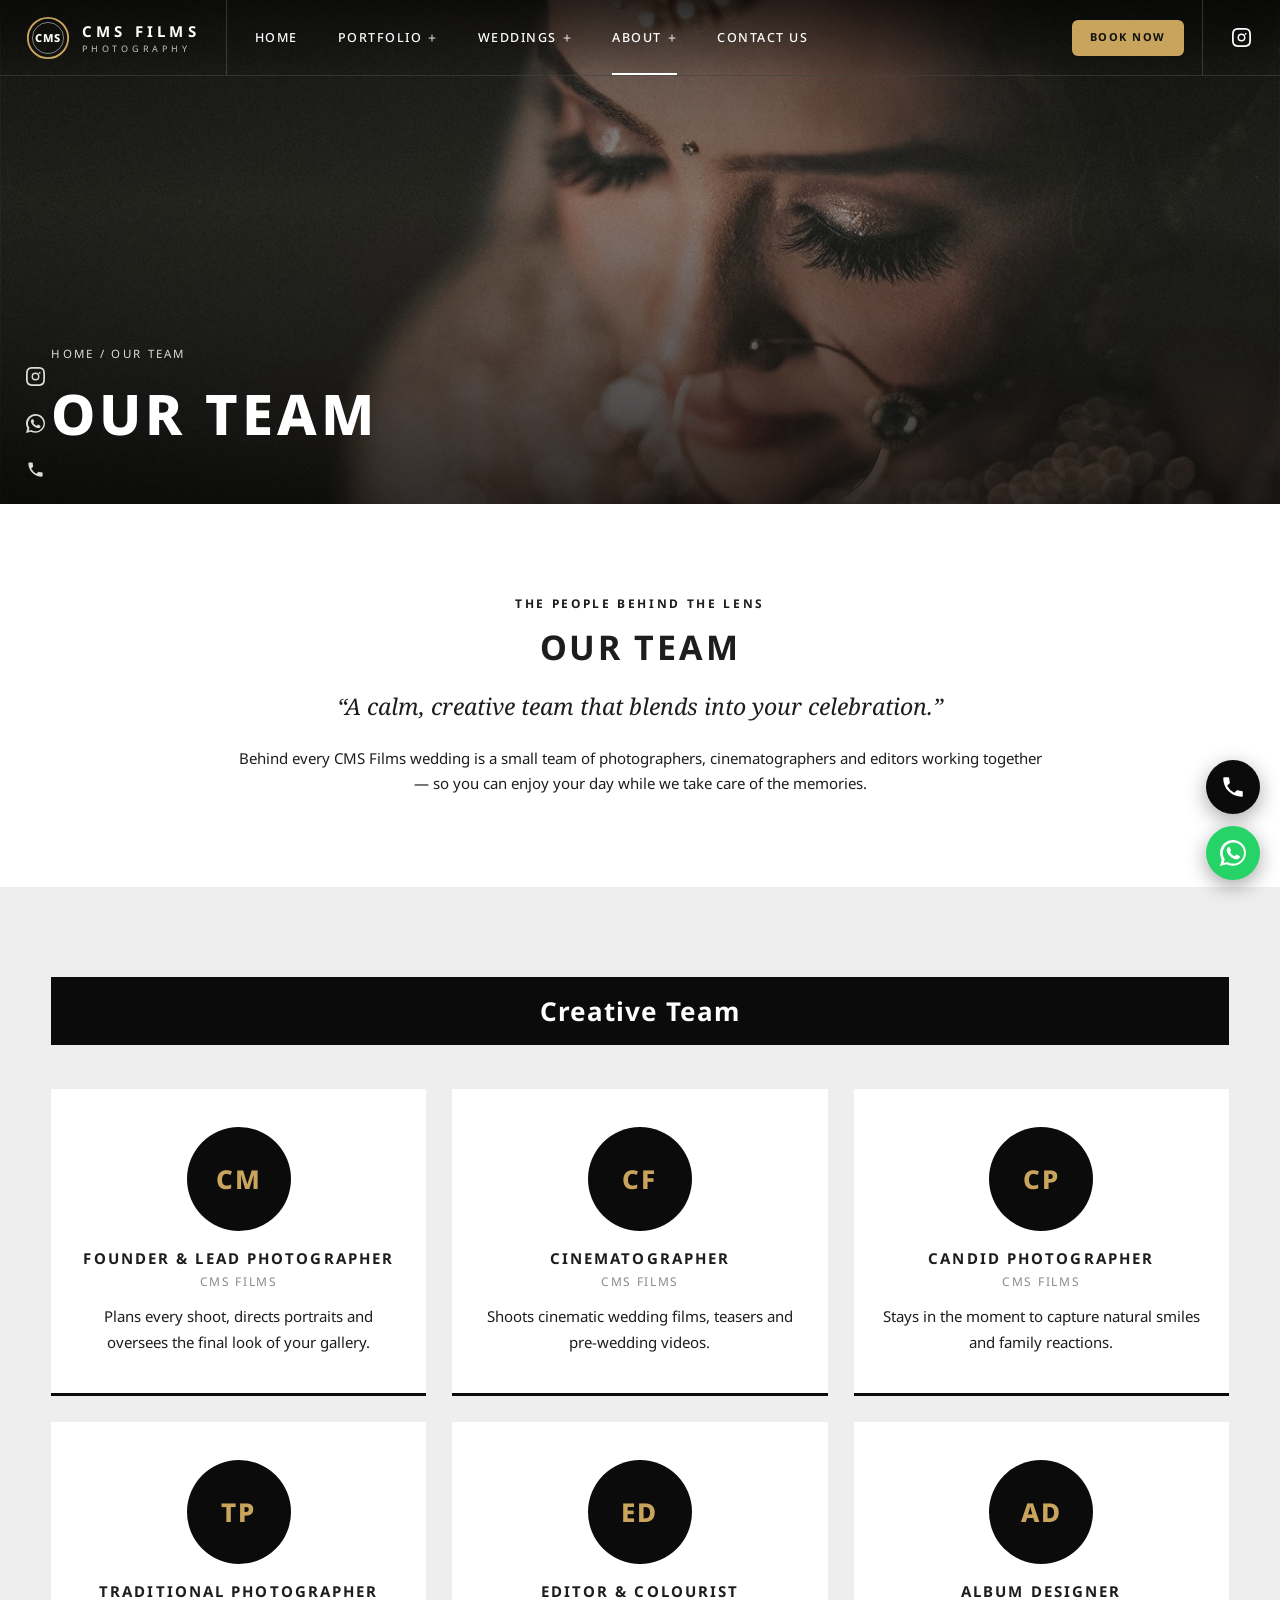
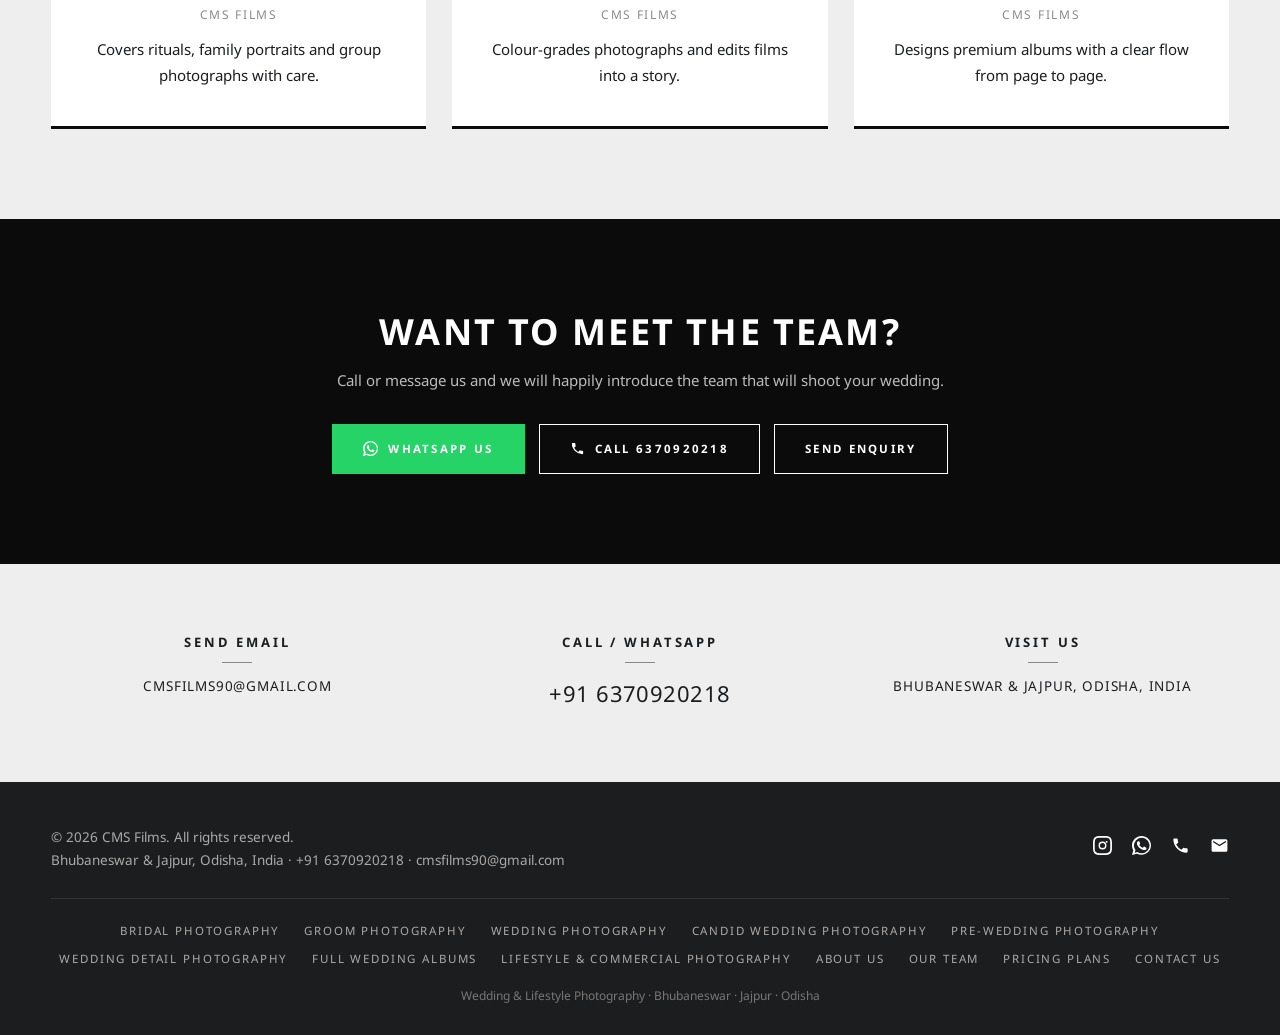
<file: our-team.html>
<!DOCTYPE html>
<html lang="en"><head><meta charset="utf-8"><meta name="viewport" content="width=device-width,initial-scale=1">
<title>Our Team | CMS Films — Bhubaneswar & Jajpur, Odisha</title><meta name="description" content="Meet the CMS Films team of wedding photographers, cinematographers and editors in Bhubaneswar, Jajpur and Odisha.">
<meta property="og:title" content="Our Team | CMS Films — Bhubaneswar & Jajpur, Odisha"><meta property="og:description" content="Meet the CMS Films team of wedding photographers, cinematographers and editors in Bhubaneswar, Jajpur and Odisha."><meta property="og:type" content="website">
<link rel="preconnect" href="https://fonts.googleapis.com"><link rel="preconnect" href="https://fonts.gstatic.com" crossorigin>
<link href="https://fonts.googleapis.com/css2?family=Noto+Sans:ital,wght@0,400;0,500;0,600;0,700;0,800;1,400&family=Noto+Serif:ital,wght@0,400;1,400&display=swap" rel="stylesheet">
<link rel="stylesheet" href="css/style.css"><script type="application/ld+json">{"@context":"https://schema.org","@type":"Photographer","name":"CMS Films","telephone":"+916370920218","email":"cmsfilms90@gmail.com","address":{"@type":"PostalAddress","addressLocality":"Bhubaneswar & Jajpur","addressRegion":"Odisha","addressCountry":"IN"},"sameAs":["https://www.instagram.com/c_m_s_films?bqrl=djdmcDd0aW15ZGJx&utm_source=qr"],"areaServed":["Bhubaneswar","Jajpur","Odisha"]}</script></head>
<body><header class="hdr"><a class="logo" href="index.html" aria-label="CMS Films home"><svg viewBox="0 0 48 48" aria-hidden="true"><circle cx="24" cy="24" r="22" fill="none" stroke="#c9a45c" stroke-width="2"/><circle cx="24" cy="24" r="17" fill="none" stroke="#fff" stroke-width="1" opacity=".5"/><text x="24" y="28.500" text-anchor="middle" font-family="Noto Sans,Arial" font-weight="800" font-size="12" letter-spacing="1" fill="#fff">CMS</text></svg><span><b>CMS FILMS</b><small>PHOTOGRAPHY</small></span></a>
<ul class="nav"><li><a href="index.html" class="">Home</a></li><li><a href="#" class="has " aria-haspopup="true">Portfolio</a><div class="sub"><a href="bridal-photography.html" class="">Bridal Photography</a><a href="groom-photography.html" class="">Groom Photography</a><a href="pre-wedding-photography.html" class="">Pre-Wedding Photography</a><a href="wedding-detail-photography.html" class="">Wedding Detail Photography</a><a href="lifestyle-commercial-photography.html" class="">Lifestyle &amp; Commercial Photography</a></div></li><li><a href="#" class="has " aria-haspopup="true">Weddings</a><div class="sub"><a href="wedding-photography.html" class="">Wedding Photography</a><a href="candid-wedding-photography.html" class="">Candid Wedding Photography</a><a href="full-wedding-albums.html" class="">Full Wedding Albums</a></div></li><li><a href="#" class="has cur" aria-haspopup="true">About</a><div class="sub"><a href="about-us.html" class="">About Us</a><a href="our-team.html" class="cur">Our Team</a><a href="pricing-plans.html" class="">Pricing Plans</a></div></li><li><a href="contact-us.html" class="">Contact Us</a></li></ul>
<div class="hdr-r"><a href="contact-us.html" class="book">Book Now</a><a href="https://www.instagram.com/c_m_s_films?bqrl=djdmcDd0aW15ZGJx&utm_source=qr" aria-label="Instagram" target="_blank" rel="noopener"><svg viewBox="0 0 24 24"><path d="M12 7a5 5 0 1 0 0 10 5 5 0 0 0 0-10zm0 8.2A3.2 3.2 0 1 1 12 8.8a3.2 3.2 0 0 1 0 6.4zM17.3 6.2a1.2 1.2 0 1 0 0 2.4 1.2 1.2 0 0 0 0-2.4zM12 2.2c3.2 0 3.6 0 4.8.1 3.3.1 4.8 1.7 4.9 4.9.1 1.3.1 1.6.1 4.8s0 3.6-.1 4.8c-.1 3.2-1.7 4.8-4.9 4.9-1.3.1-1.6.1-4.8.1s-3.6 0-4.8-.1c-3.3-.1-4.8-1.7-4.9-4.9C2.2 15.6 2.2 15.2 2.2 12s0-3.6.1-4.8C2.4 3.9 4 2.4 7.2 2.3 8.4 2.2 8.8 2.2 12 2.2zM12 0C8.7 0 8.3 0 7.1.1 2.7.3.3 2.7.1 7.1 0 8.3 0 8.7 0 12s0 3.7.1 4.9c.2 4.400 2.600 6.800 7 7C8.300 24 8.700 24 12 24s3.700 0 4.900-.1c4.400-.2 6.800-2.600 7-7 .1-1.200.1-1.600.1-4.900s0-3.700-.1-4.900c-.2-4.400-2.600-6.800-7-7C15.700 0 15.300 0 12 0z"/></svg></a><button class="burger" data-menu aria-label="Menu"><svg viewBox="0 0 24 24"><path d="M3 6h18v2H3zm4 5h14v2H7zm-4 5h18v2H3z"/></svg></button></div></header>
<div class="shade"></div><aside class="mnav"><button class="x" aria-label="Close">×</button><a href="index.html">Home</a><h4>Portfolio</h4><a class="sm" href="bridal-photography.html">Bridal Photography</a><a class="sm" href="groom-photography.html">Groom Photography</a><a class="sm" href="pre-wedding-photography.html">Pre-Wedding Photography</a><a class="sm" href="wedding-detail-photography.html">Wedding Detail Photography</a><a class="sm" href="lifestyle-commercial-photography.html">Lifestyle &amp; Commercial Photography</a><h4>Weddings</h4><a class="sm" href="wedding-photography.html">Wedding Photography</a><a class="sm" href="candid-wedding-photography.html">Candid Wedding Photography</a><a class="sm" href="full-wedding-albums.html">Full Wedding Albums</a><h4>About</h4><a class="sm" href="about-us.html">About Us</a><a class="sm" href="our-team.html">Our Team</a><a class="sm" href="pricing-plans.html">Pricing Plans</a><a href="contact-us.html">Contact Us</a><h4>Quick contact</h4><a class="sm" href="tel:+916370920218">Call: 6370920218</a><a class="sm" href="https://wa.me/916370920218" target="_blank" rel="noopener">WhatsApp: 6370920218</a><a class="sm" href="mailto:cmsfilms90@gmail.com">cmsfilms90@gmail.com</a><a class="sm" href="https://www.instagram.com/c_m_s_films?bqrl=djdmcDd0aW15ZGJx&utm_source=qr" target="_blank" rel="noopener">Instagram: @c_m_s_films</a></aside>
<div class="rail"><a href="https://www.instagram.com/c_m_s_films?bqrl=djdmcDd0aW15ZGJx&utm_source=qr" target="_blank" rel="noopener" aria-label="Instagram"><svg viewBox="0 0 24 24"><path d="M12 7a5 5 0 1 0 0 10 5 5 0 0 0 0-10zm0 8.2A3.2 3.2 0 1 1 12 8.8a3.2 3.2 0 0 1 0 6.4zM17.3 6.2a1.2 1.2 0 1 0 0 2.4 1.2 1.2 0 0 0 0-2.4zM12 2.2c3.2 0 3.6 0 4.8.1 3.3.1 4.8 1.7 4.9 4.9.1 1.3.1 1.6.1 4.8s0 3.6-.1 4.8c-.1 3.2-1.7 4.8-4.9 4.9-1.3.1-1.6.1-4.8.1s-3.6 0-4.8-.1c-3.3-.1-4.8-1.7-4.9-4.9C2.2 15.6 2.2 15.2 2.2 12s0-3.6.1-4.8C2.4 3.9 4 2.4 7.2 2.3 8.4 2.2 8.8 2.2 12 2.2zM12 0C8.7 0 8.3 0 7.1.1 2.7.3.3 2.7.1 7.1 0 8.3 0 8.7 0 12s0 3.7.1 4.9c.2 4.400 2.600 6.800 7 7C8.300 24 8.700 24 12 24s3.700 0 4.900-.1c4.400-.2 6.800-2.600 7-7 .1-1.200.1-1.600.1-4.900s0-3.700-.1-4.900c-.2-4.400-2.600-6.800-7-7C15.700 0 15.300 0 12 0z"/></svg></a><a href="https://wa.me/916370920218" target="_blank" rel="noopener" aria-label="WhatsApp"><svg viewBox="0 0 24 24"><path d="M17.5 14.4c-.3-.1-1.800-.9-2-1-.3-.1-.5-.1-.7.1-.2.3-.8 1-.9 1.200-.2.200-.3.200-.6.100-.3-.1-1.200-.4-2.300-1.400-.9-.8-1.400-1.700-1.600-2-.2-.3 0-.5.100-.6.100-.1.300-.3.400-.5.100-.2.200-.3.300-.5.100-.2 0-.4 0-.5-.1-.1-.7-1.600-.9-2.200-.2-.6-.5-.5-.7-.5h-.6c-.2 0-.5.100-.8.400-.3.300-1 1-1 2.500s1.100 2.900 1.200 3.100c.1.2 2.100 3.200 5.100 4.500.7.3 1.300.5 1.700.6.7.2 1.400.2 1.900.1.600-.1 1.800-.7 2-1.400.3-.7.3-1.300.2-1.400-.1-.1-.3-.2-.6-.3zM12 21.800c-1.700 0-3.300-.5-4.700-1.300l-.3-.2-3.500.9.9-3.400-.2-.3A9.800 9.800 0 1 1 12 21.800zM12 0C5.400 0 0 5.400 0 12c0 2.100.6 4.200 1.600 6L0 24l6.200-1.600c1.700.9 3.700 1.400 5.800 1.400 6.600 0 12-5.400 12-12S18.600 0 12 0z"/></svg></a><a href="tel:+916370920218" aria-label="Call"><svg viewBox="0 0 24 24"><path d="M6.6 10.8a15 15 0 0 0 6.6 6.600l2.200-2.200c.3-.3.700-.4 1-.2 1.100.4 2.300.6 3.600.6.600 0 1 .4 1 1V20c0 .6-.4 1-1 1A17 17 0 0 1 3 4c0-.6.4-1 1-1h3.500c.6 0 1 .4 1 1 0 1.300.2 2.500.6 3.600.1.300 0 .7-.2 1l-2.300 2.200z"/></svg></a><a href="mailto:cmsfilms90@gmail.com" aria-label="Email"><svg viewBox="0 0 24 24"><path d="M20 4H4a2 2 0 0 0-2 2v12a2 2 0 0 0 2 2h16a2 2 0 0 0 2-2V6a2 2 0 0 0-2-2zm0 4-8 5-8-5V6l8 5 8-5v2z"/></svg></a></div>
<div class="float"><a class="call" href="tel:+916370920218" aria-label="Call CMS Films"><svg viewBox="0 0 24 24"><path d="M6.6 10.8a15 15 0 0 0 6.6 6.600l2.200-2.200c.3-.3.700-.4 1-.2 1.100.4 2.300.6 3.600.6.600 0 1 .4 1 1V20c0 .6-.4 1-1 1A17 17 0 0 1 3 4c0-.6.4-1 1-1h3.500c.6 0 1 .4 1 1 0 1.300.2 2.500.6 3.600.1.300 0 .7-.2 1l-2.300 2.200z"/></svg></a><a class="wa" href="https://wa.me/916370920218?text=Hello%20CMS%20Films%2C%20I%20want%20to%20enquire." target="_blank" rel="noopener" aria-label="WhatsApp CMS Films"><svg viewBox="0 0 24 24"><path d="M17.5 14.4c-.3-.1-1.800-.9-2-1-.3-.1-.5-.1-.7.1-.2.3-.8 1-.9 1.200-.2.200-.3.200-.6.100-.3-.1-1.200-.4-2.300-1.400-.9-.8-1.400-1.700-1.600-2-.2-.3 0-.5.100-.6.100-.1.300-.3.400-.5.100-.2.200-.3.300-.5.100-.2 0-.4 0-.5-.1-.1-.7-1.600-.9-2.200-.2-.6-.5-.5-.7-.5h-.6c-.2 0-.5.100-.8.400-.3.300-1 1-1 2.500s1.100 2.900 1.200 3.100c.1.2 2.100 3.200 5.100 4.500.7.3 1.300.5 1.700.6.7.2 1.400.2 1.900.1.600-.1 1.800-.7 2-1.400.3-.7.3-1.300.2-1.400-.1-.1-.3-.2-.6-.3zM12 21.800c-1.700 0-3.300-.5-4.700-1.300l-.3-.2-3.500.9.9-3.400-.2-.3A9.800 9.800 0 1 1 12 21.800zM12 0C5.400 0 0 5.400 0 12c0 2.100.6 4.200 1.600 6L0 24l6.200-1.600c1.700.9 3.700 1.400 5.800 1.400 6.600 0 12-5.400 12-12S18.600 0 12 0z"/></svg></a></div><div class="page-hero" style="background-image:url(images/hero-2.jpg)"><div class="wrap"><div class="crumb"><a href="index.html">Home</a> / Our Team</div><h1>Our Team</h1></div></div><section class="feat"><div class="narrow center rv"><div class="eyebrow">The People Behind The Lens</div><h2 style="margin-top:12px">Our Team</h2><p class="lead">“A calm, creative team that blends into your celebration.”</p><p>Behind every CMS Films wedding is a small team of photographers, cinematographers and editors working together — so you can enjoy your day while we take care of the memories.</p></div></section>
<section style="background:var(--grey)"><div class="wrap"><div class="bar rv">Creative Team</div><div class="team"><div class="member rv"><div class="av">CM</div><h3>Founder & Lead Photographer</h3><div class="role">CMS Films</div><p>Plans every shoot, directs portraits and oversees the final look of your gallery.</p></div><div class="member rv"><div class="av">CF</div><h3>Cinematographer</h3><div class="role">CMS Films</div><p>Shoots cinematic wedding films, teasers and pre-wedding videos.</p></div><div class="member rv"><div class="av">CP</div><h3>Candid Photographer</h3><div class="role">CMS Films</div><p>Stays in the moment to capture natural smiles and family reactions.</p></div><div class="member rv"><div class="av">TP</div><h3>Traditional Photographer</h3><div class="role">CMS Films</div><p>Covers rituals, family portraits and group photographs with care.</p></div><div class="member rv"><div class="av">ED</div><h3>Editor & Colourist</h3><div class="role">CMS Films</div><p>Colour-grades photographs and edits films into a story.</p></div><div class="member rv"><div class="av">AD</div><h3>Album Designer</h3><div class="role">CMS Films</div><p>Designs premium albums with a clear flow from page to page.</p></div></div></div></section><section class="cta"><div class="narrow rv"><h2>Want To Meet The Team?</h2><p>Call or message us and we will happily introduce the team that will shoot your wedding.</p><div class="btns"><a class="btn wa" href="https://wa.me/916370920218?text=Hello%20CMS%20Films%2C%20I%20want%20to%20book." target="_blank" rel="noopener"><svg viewBox="0 0 24 24"><path d="M17.5 14.4c-.3-.1-1.800-.9-2-1-.3-.1-.5-.1-.7.1-.2.3-.8 1-.9 1.200-.2.200-.3.200-.6.100-.3-.1-1.200-.4-2.300-1.400-.9-.8-1.400-1.700-1.600-2-.2-.3 0-.5.100-.6.100-.1.300-.3.400-.5.100-.2.200-.3.300-.5.100-.2 0-.4 0-.5-.1-.1-.7-1.600-.9-2.200-.2-.6-.5-.5-.7-.5h-.6c-.2 0-.5.100-.8.400-.3.300-1 1-1 2.500s1.100 2.900 1.200 3.100c.1.2 2.100 3.200 5.100 4.500.7.3 1.300.5 1.700.6.7.2 1.400.2 1.900.1.600-.1 1.800-.7 2-1.400.3-.7.3-1.300.2-1.400-.1-.1-.3-.2-.6-.3zM12 21.800c-1.700 0-3.300-.5-4.700-1.300l-.3-.2-3.500.9.9-3.400-.2-.3A9.800 9.800 0 1 1 12 21.800zM12 0C5.400 0 0 5.400 0 12c0 2.100.6 4.200 1.600 6L0 24l6.200-1.600c1.700.9 3.700 1.400 5.800 1.400 6.600 0 12-5.400 12-12S18.600 0 12 0z"/></svg> WhatsApp Us</a><a class="btn light" href="tel:+916370920218"><svg viewBox="0 0 24 24"><path d="M6.6 10.8a15 15 0 0 0 6.6 6.600l2.200-2.200c.3-.3.700-.4 1-.2 1.100.4 2.300.6 3.600.6.600 0 1 .4 1 1V20c0 .6-.4 1-1 1A17 17 0 0 1 3 4c0-.6.4-1 1-1h3.500c.6 0 1 .4 1 1 0 1.300.2 2.500.6 3.600.1.300 0 .7-.2 1l-2.300 2.200z"/></svg> Call 6370920218</a><a class="btn light" href="contact-us.html">Send Enquiry</a></div></div></section><section style="background:var(--grey);padding:70px 0"><div class="wrap trio rv"><div><h4>Send Email</h4><div class="ln"></div><p><a href="mailto:cmsfilms90@gmail.com">cmsfilms90@gmail.com</a></p></div><div><h4>Call / WhatsApp</h4><div class="ln"></div><p class="big"><a href="tel:+916370920218">+91 6370920218</a></p></div><div><h4>Visit Us</h4><div class="ln"></div><p>Bhubaneswar &amp; Jajpur, Odisha, India</p></div></div></section><footer><div class="wrap"><div class="row"><div>© <span data-y>2026</span> CMS Films. All rights reserved.<br>Bhubaneswar &amp; Jajpur, Odisha, India · <a href="tel:+916370920218">+91 6370920218</a> · <a href="mailto:cmsfilms90@gmail.com">cmsfilms90@gmail.com</a></div><div class="soc"><a href="https://www.instagram.com/c_m_s_films?bqrl=djdmcDd0aW15ZGJx&utm_source=qr" target="_blank" rel="noopener" aria-label="Instagram"><svg viewBox="0 0 24 24"><path d="M12 7a5 5 0 1 0 0 10 5 5 0 0 0 0-10zm0 8.2A3.2 3.2 0 1 1 12 8.8a3.2 3.2 0 0 1 0 6.4zM17.3 6.2a1.2 1.2 0 1 0 0 2.4 1.2 1.2 0 0 0 0-2.4zM12 2.2c3.2 0 3.6 0 4.8.1 3.3.1 4.8 1.7 4.9 4.9.1 1.3.1 1.6.1 4.8s0 3.6-.1 4.8c-.1 3.2-1.7 4.8-4.9 4.9-1.3.1-1.6.1-4.8.1s-3.6 0-4.8-.1c-3.3-.1-4.8-1.7-4.9-4.9C2.2 15.6 2.2 15.2 2.2 12s0-3.6.1-4.8C2.4 3.9 4 2.4 7.2 2.3 8.4 2.2 8.8 2.2 12 2.2zM12 0C8.7 0 8.3 0 7.1.1 2.7.3.3 2.7.1 7.1 0 8.3 0 8.7 0 12s0 3.7.1 4.9c.2 4.400 2.600 6.800 7 7C8.300 24 8.700 24 12 24s3.700 0 4.900-.1c4.400-.2 6.800-2.600 7-7 .1-1.200.1-1.600.1-4.900s0-3.700-.1-4.900c-.2-4.400-2.600-6.800-7-7C15.700 0 15.300 0 12 0z"/></svg></a><a href="https://wa.me/916370920218" target="_blank" rel="noopener" aria-label="WhatsApp"><svg viewBox="0 0 24 24"><path d="M17.5 14.4c-.3-.1-1.800-.9-2-1-.3-.1-.5-.1-.7.1-.2.3-.8 1-.9 1.200-.2.200-.3.200-.6.100-.3-.1-1.200-.4-2.300-1.400-.9-.8-1.400-1.700-1.600-2-.2-.3 0-.5.100-.6.100-.1.300-.3.400-.5.100-.2.200-.3.300-.5.100-.2 0-.4 0-.5-.1-.1-.7-1.600-.9-2.200-.2-.6-.5-.5-.7-.5h-.6c-.2 0-.5.100-.8.400-.3.300-1 1-1 2.500s1.100 2.900 1.200 3.100c.1.2 2.100 3.200 5.100 4.500.7.3 1.300.5 1.700.6.7.2 1.400.2 1.900.1.600-.1 1.800-.7 2-1.400.3-.7.3-1.300.2-1.400-.1-.1-.3-.2-.6-.3zM12 21.800c-1.700 0-3.300-.5-4.700-1.300l-.3-.2-3.500.9.9-3.400-.2-.3A9.800 9.800 0 1 1 12 21.800zM12 0C5.400 0 0 5.400 0 12c0 2.100.6 4.200 1.600 6L0 24l6.200-1.600c1.700.9 3.700 1.400 5.800 1.400 6.600 0 12-5.400 12-12S18.600 0 12 0z"/></svg></a><a href="tel:+916370920218" aria-label="Call"><svg viewBox="0 0 24 24"><path d="M6.6 10.8a15 15 0 0 0 6.6 6.600l2.200-2.200c.3-.3.700-.4 1-.2 1.100.4 2.300.6 3.600.6.600 0 1 .4 1 1V20c0 .6-.4 1-1 1A17 17 0 0 1 3 4c0-.6.4-1 1-1h3.500c.6 0 1 .4 1 1 0 1.300.2 2.500.6 3.600.1.300 0 .7-.2 1l-2.300 2.200z"/></svg></a><a href="mailto:cmsfilms90@gmail.com" aria-label="Email"><svg viewBox="0 0 24 24"><path d="M20 4H4a2 2 0 0 0-2 2v12a2 2 0 0 0 2 2h16a2 2 0 0 0 2-2V6a2 2 0 0 0-2-2zm0 4-8 5-8-5V6l8 5 8-5v2z"/></svg></a></div></div><div class="links"><a href="bridal-photography.html">Bridal Photography</a><a href="groom-photography.html">Groom Photography</a><a href="wedding-photography.html">Wedding Photography</a><a href="candid-wedding-photography.html">Candid Wedding Photography</a><a href="pre-wedding-photography.html">Pre-Wedding Photography</a><a href="wedding-detail-photography.html">Wedding Detail Photography</a><a href="full-wedding-albums.html">Full Wedding Albums</a><a href="lifestyle-commercial-photography.html">Lifestyle &amp; Commercial Photography</a><a href="about-us.html">About Us</a><a href="our-team.html">Our Team</a><a href="pricing-plans.html">Pricing Plans</a><a href="contact-us.html">Contact Us</a></div><div class="copy">Wedding &amp; Lifestyle Photography · Bhubaneswar · Jajpur · Odisha</div></div></footer><script src="js/main.js"></script></body></html>
</file>
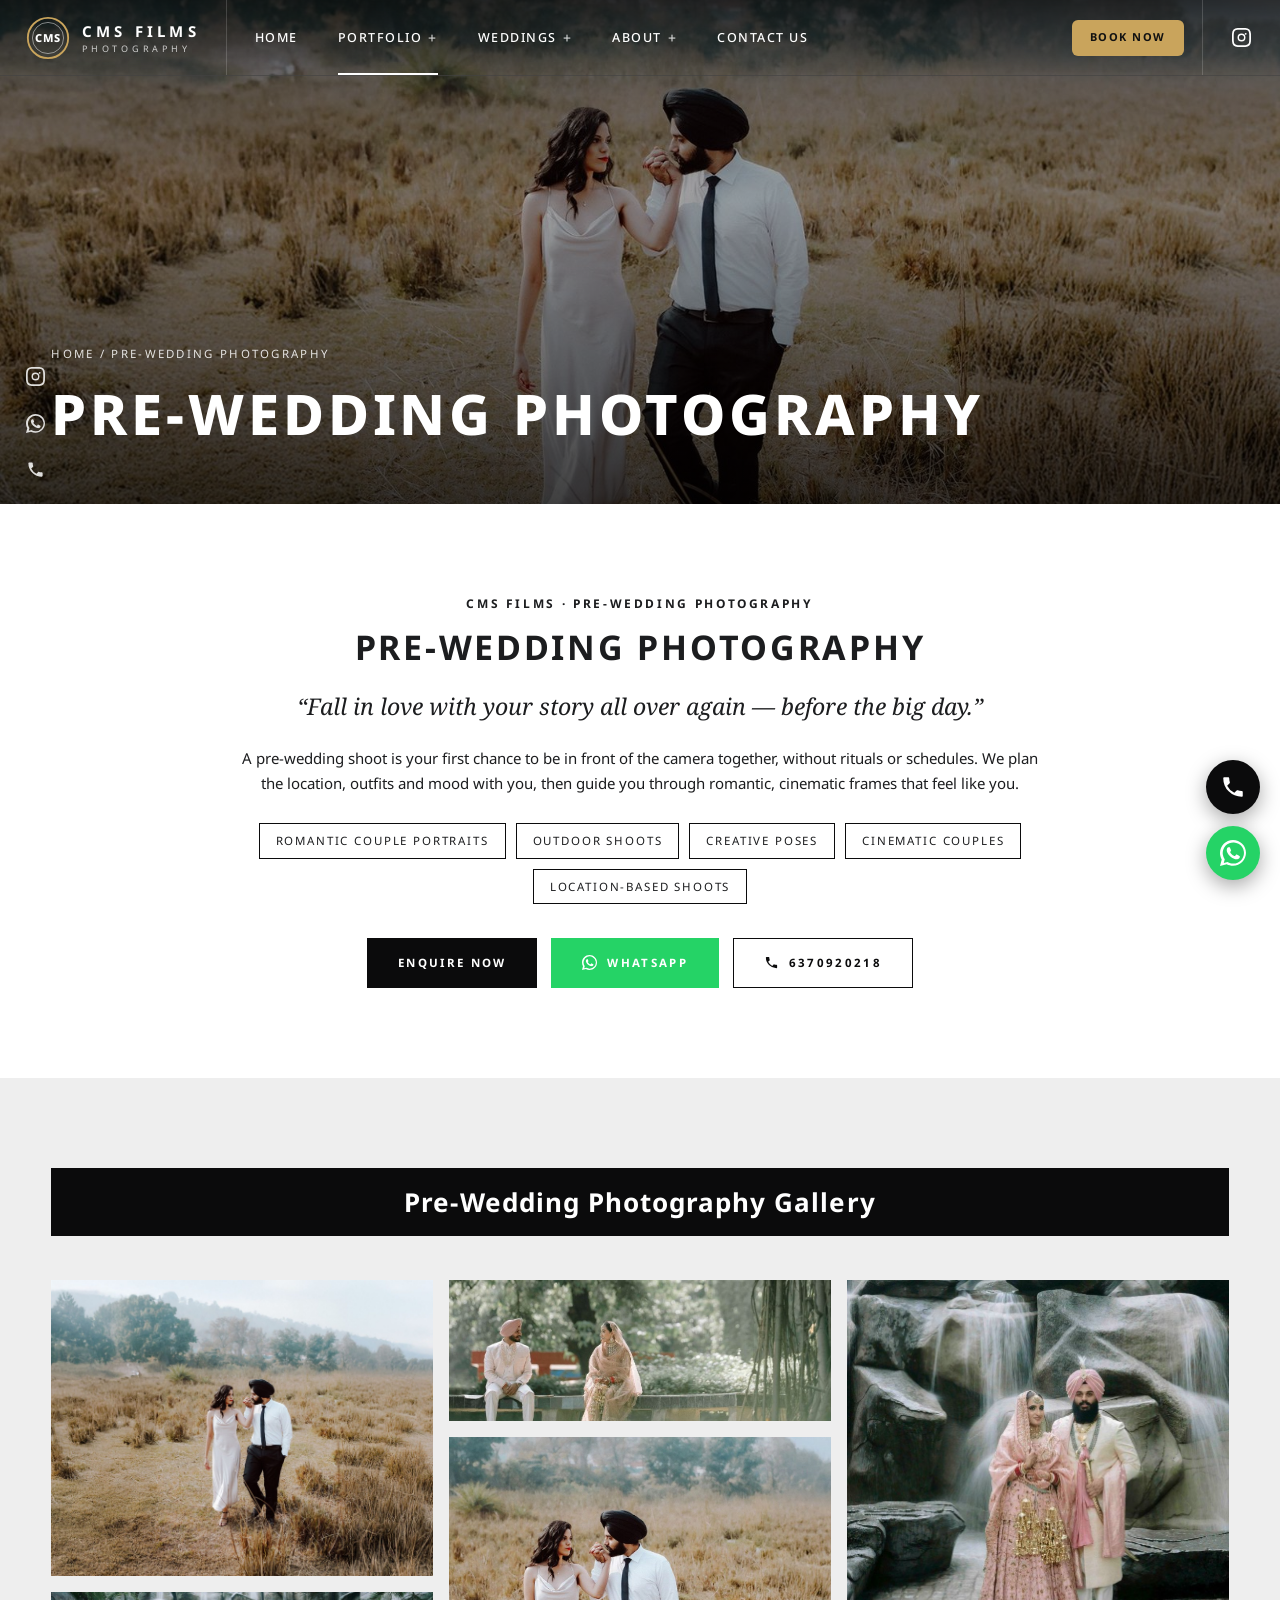
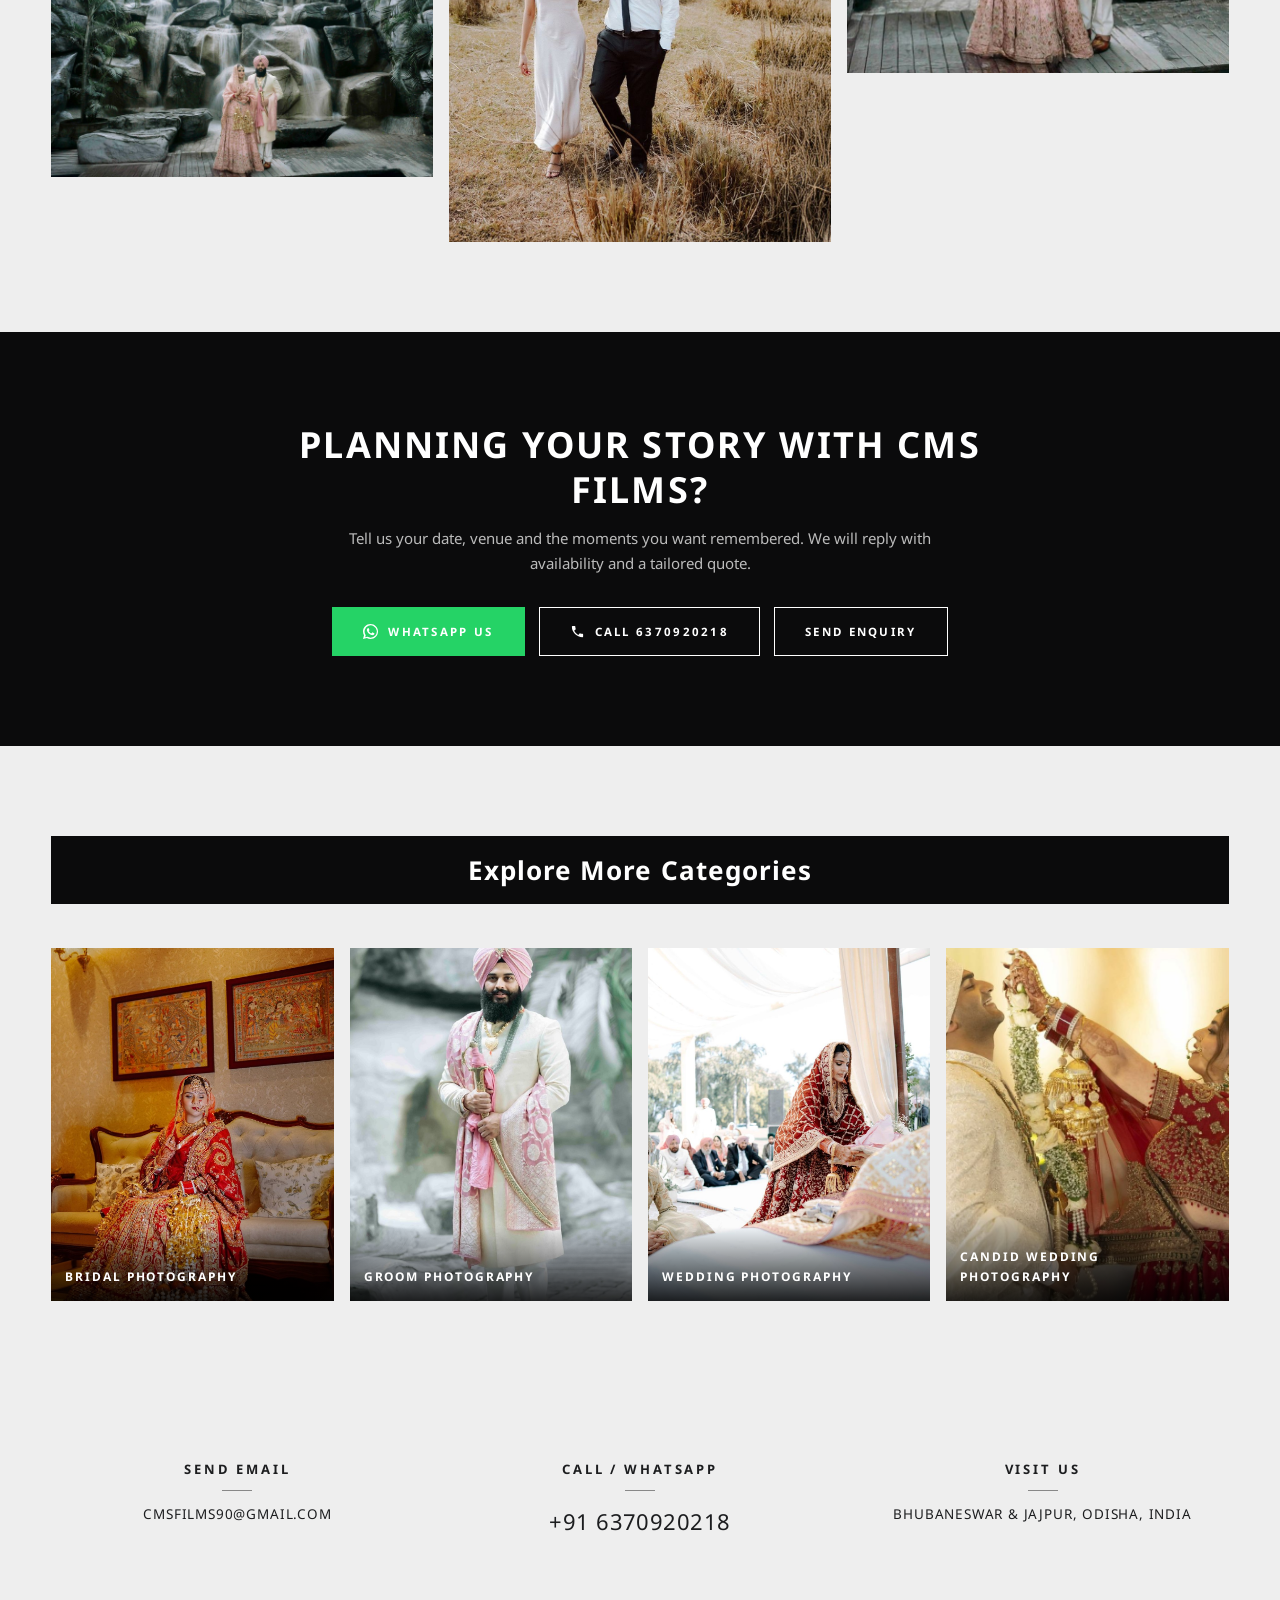
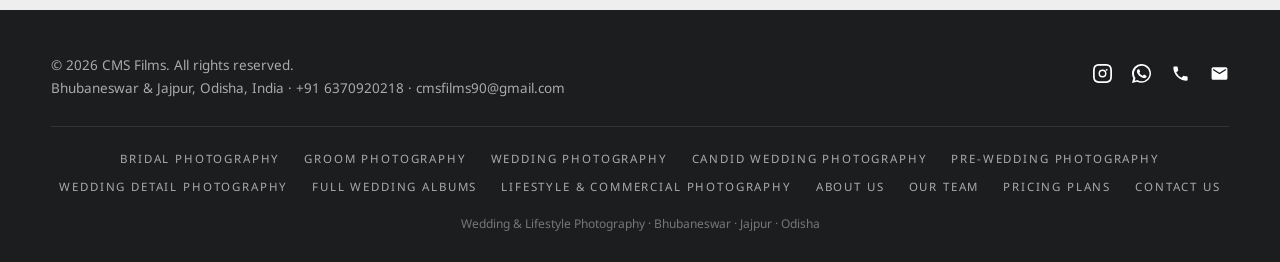
<file: pre-wedding-photography.html>
<!DOCTYPE html>
<html lang="en"><head><meta charset="utf-8"><meta name="viewport" content="width=device-width,initial-scale=1">
<title>Pre-Wedding Photography | CMS Films — Bhubaneswar & Jajpur, Odisha</title><meta name="description" content="Pre-wedding photography by CMS Films — romantic couple portraits, outdoor shoots, cinematic locations in Bhubaneswar, Jajpur & Odisha.">
<meta property="og:title" content="Pre-Wedding Photography | CMS Films — Bhubaneswar & Jajpur, Odisha"><meta property="og:description" content="Pre-wedding photography by CMS Films — romantic couple portraits, outdoor shoots, cinematic locations in Bhubaneswar, Jajpur & Odisha."><meta property="og:type" content="website">
<link rel="preconnect" href="https://fonts.googleapis.com"><link rel="preconnect" href="https://fonts.gstatic.com" crossorigin>
<link href="https://fonts.googleapis.com/css2?family=Noto+Sans:ital,wght@0,400;0,500;0,600;0,700;0,800;1,400&family=Noto+Serif:ital,wght@0,400;1,400&display=swap" rel="stylesheet">
<link rel="stylesheet" href="css/style.css"><script type="application/ld+json">{"@context":"https://schema.org","@type":"Photographer","name":"CMS Films","telephone":"+916370920218","email":"cmsfilms90@gmail.com","address":{"@type":"PostalAddress","addressLocality":"Bhubaneswar & Jajpur","addressRegion":"Odisha","addressCountry":"IN"},"sameAs":["https://www.instagram.com/c_m_s_films?bqrl=djdmcDd0aW15ZGJx&utm_source=qr"],"areaServed":["Bhubaneswar","Jajpur","Odisha"]}</script></head>
<body><header class="hdr"><a class="logo" href="index.html" aria-label="CMS Films home"><svg viewBox="0 0 48 48" aria-hidden="true"><circle cx="24" cy="24" r="22" fill="none" stroke="#c9a45c" stroke-width="2"/><circle cx="24" cy="24" r="17" fill="none" stroke="#fff" stroke-width="1" opacity=".5"/><text x="24" y="28.500" text-anchor="middle" font-family="Noto Sans,Arial" font-weight="800" font-size="12" letter-spacing="1" fill="#fff">CMS</text></svg><span><b>CMS FILMS</b><small>PHOTOGRAPHY</small></span></a>
<ul class="nav"><li><a href="index.html" class="">Home</a></li><li><a href="#" class="has cur" aria-haspopup="true">Portfolio</a><div class="sub"><a href="bridal-photography.html" class="">Bridal Photography</a><a href="groom-photography.html" class="">Groom Photography</a><a href="pre-wedding-photography.html" class="cur">Pre-Wedding Photography</a><a href="wedding-detail-photography.html" class="">Wedding Detail Photography</a><a href="lifestyle-commercial-photography.html" class="">Lifestyle &amp; Commercial Photography</a></div></li><li><a href="#" class="has " aria-haspopup="true">Weddings</a><div class="sub"><a href="wedding-photography.html" class="">Wedding Photography</a><a href="candid-wedding-photography.html" class="">Candid Wedding Photography</a><a href="full-wedding-albums.html" class="">Full Wedding Albums</a></div></li><li><a href="#" class="has " aria-haspopup="true">About</a><div class="sub"><a href="about-us.html" class="">About Us</a><a href="our-team.html" class="">Our Team</a><a href="pricing-plans.html" class="">Pricing Plans</a></div></li><li><a href="contact-us.html" class="">Contact Us</a></li></ul>
<div class="hdr-r"><a href="contact-us.html" class="book">Book Now</a><a href="https://www.instagram.com/c_m_s_films?bqrl=djdmcDd0aW15ZGJx&utm_source=qr" aria-label="Instagram" target="_blank" rel="noopener"><svg viewBox="0 0 24 24"><path d="M12 7a5 5 0 1 0 0 10 5 5 0 0 0 0-10zm0 8.2A3.2 3.2 0 1 1 12 8.8a3.2 3.2 0 0 1 0 6.4zM17.3 6.2a1.2 1.2 0 1 0 0 2.4 1.2 1.2 0 0 0 0-2.4zM12 2.2c3.2 0 3.6 0 4.8.1 3.3.1 4.8 1.7 4.9 4.9.1 1.3.1 1.6.1 4.8s0 3.6-.1 4.8c-.1 3.2-1.7 4.8-4.9 4.9-1.3.1-1.6.1-4.8.1s-3.6 0-4.8-.1c-3.3-.1-4.8-1.7-4.9-4.9C2.2 15.6 2.2 15.2 2.2 12s0-3.6.1-4.8C2.4 3.9 4 2.4 7.2 2.3 8.4 2.2 8.8 2.2 12 2.2zM12 0C8.7 0 8.3 0 7.1.1 2.7.3.3 2.7.1 7.1 0 8.3 0 8.7 0 12s0 3.7.1 4.9c.2 4.400 2.600 6.800 7 7C8.300 24 8.700 24 12 24s3.700 0 4.900-.1c4.400-.2 6.800-2.600 7-7 .1-1.200.1-1.600.1-4.900s0-3.700-.1-4.900c-.2-4.400-2.600-6.800-7-7C15.700 0 15.300 0 12 0z"/></svg></a><button class="burger" data-menu aria-label="Menu"><svg viewBox="0 0 24 24"><path d="M3 6h18v2H3zm4 5h14v2H7zm-4 5h18v2H3z"/></svg></button></div></header>
<div class="shade"></div><aside class="mnav"><button class="x" aria-label="Close">×</button><a href="index.html">Home</a><h4>Portfolio</h4><a class="sm" href="bridal-photography.html">Bridal Photography</a><a class="sm" href="groom-photography.html">Groom Photography</a><a class="sm" href="pre-wedding-photography.html">Pre-Wedding Photography</a><a class="sm" href="wedding-detail-photography.html">Wedding Detail Photography</a><a class="sm" href="lifestyle-commercial-photography.html">Lifestyle &amp; Commercial Photography</a><h4>Weddings</h4><a class="sm" href="wedding-photography.html">Wedding Photography</a><a class="sm" href="candid-wedding-photography.html">Candid Wedding Photography</a><a class="sm" href="full-wedding-albums.html">Full Wedding Albums</a><h4>About</h4><a class="sm" href="about-us.html">About Us</a><a class="sm" href="our-team.html">Our Team</a><a class="sm" href="pricing-plans.html">Pricing Plans</a><a href="contact-us.html">Contact Us</a><h4>Quick contact</h4><a class="sm" href="tel:+916370920218">Call: 6370920218</a><a class="sm" href="https://wa.me/916370920218" target="_blank" rel="noopener">WhatsApp: 6370920218</a><a class="sm" href="mailto:cmsfilms90@gmail.com">cmsfilms90@gmail.com</a><a class="sm" href="https://www.instagram.com/c_m_s_films?bqrl=djdmcDd0aW15ZGJx&utm_source=qr" target="_blank" rel="noopener">Instagram: @c_m_s_films</a></aside>
<div class="rail"><a href="https://www.instagram.com/c_m_s_films?bqrl=djdmcDd0aW15ZGJx&utm_source=qr" target="_blank" rel="noopener" aria-label="Instagram"><svg viewBox="0 0 24 24"><path d="M12 7a5 5 0 1 0 0 10 5 5 0 0 0 0-10zm0 8.2A3.2 3.2 0 1 1 12 8.8a3.2 3.2 0 0 1 0 6.4zM17.3 6.2a1.2 1.2 0 1 0 0 2.4 1.2 1.2 0 0 0 0-2.4zM12 2.2c3.2 0 3.6 0 4.8.1 3.3.1 4.8 1.7 4.9 4.9.1 1.3.1 1.6.1 4.8s0 3.6-.1 4.8c-.1 3.2-1.7 4.8-4.9 4.9-1.3.1-1.6.1-4.8.1s-3.6 0-4.8-.1c-3.3-.1-4.8-1.7-4.9-4.9C2.2 15.6 2.2 15.2 2.2 12s0-3.6.1-4.8C2.4 3.9 4 2.4 7.2 2.3 8.4 2.2 8.8 2.2 12 2.2zM12 0C8.7 0 8.3 0 7.1.1 2.7.3.3 2.7.1 7.1 0 8.3 0 8.7 0 12s0 3.7.1 4.9c.2 4.400 2.600 6.800 7 7C8.300 24 8.700 24 12 24s3.700 0 4.900-.1c4.400-.2 6.800-2.600 7-7 .1-1.200.1-1.600.1-4.900s0-3.700-.1-4.900c-.2-4.400-2.600-6.800-7-7C15.700 0 15.300 0 12 0z"/></svg></a><a href="https://wa.me/916370920218" target="_blank" rel="noopener" aria-label="WhatsApp"><svg viewBox="0 0 24 24"><path d="M17.5 14.4c-.3-.1-1.800-.9-2-1-.3-.1-.5-.1-.7.1-.2.3-.8 1-.9 1.200-.2.200-.3.200-.6.100-.3-.1-1.200-.4-2.300-1.400-.9-.8-1.400-1.700-1.600-2-.2-.3 0-.5.100-.6.100-.1.300-.3.400-.5.100-.2.200-.3.300-.5.100-.2 0-.4 0-.5-.1-.1-.7-1.600-.9-2.200-.2-.6-.5-.5-.7-.5h-.6c-.2 0-.5.100-.8.400-.3.300-1 1-1 2.500s1.100 2.900 1.200 3.100c.1.2 2.100 3.200 5.100 4.500.7.3 1.300.5 1.700.6.7.2 1.400.2 1.900.1.600-.1 1.800-.7 2-1.400.3-.7.3-1.300.2-1.400-.1-.1-.3-.2-.6-.3zM12 21.800c-1.700 0-3.300-.5-4.700-1.300l-.3-.2-3.500.9.9-3.400-.2-.3A9.800 9.800 0 1 1 12 21.800zM12 0C5.400 0 0 5.400 0 12c0 2.100.6 4.200 1.600 6L0 24l6.200-1.600c1.700.9 3.700 1.400 5.800 1.400 6.600 0 12-5.400 12-12S18.600 0 12 0z"/></svg></a><a href="tel:+916370920218" aria-label="Call"><svg viewBox="0 0 24 24"><path d="M6.6 10.8a15 15 0 0 0 6.6 6.600l2.200-2.200c.3-.3.700-.4 1-.2 1.100.4 2.300.6 3.600.6.600 0 1 .4 1 1V20c0 .6-.4 1-1 1A17 17 0 0 1 3 4c0-.6.4-1 1-1h3.500c.6 0 1 .4 1 1 0 1.300.2 2.500.6 3.600.1.300 0 .7-.2 1l-2.300 2.200z"/></svg></a><a href="mailto:cmsfilms90@gmail.com" aria-label="Email"><svg viewBox="0 0 24 24"><path d="M20 4H4a2 2 0 0 0-2 2v12a2 2 0 0 0 2 2h16a2 2 0 0 0 2-2V6a2 2 0 0 0-2-2zm0 4-8 5-8-5V6l8 5 8-5v2z"/></svg></a></div>
<div class="float"><a class="call" href="tel:+916370920218" aria-label="Call CMS Films"><svg viewBox="0 0 24 24"><path d="M6.6 10.8a15 15 0 0 0 6.6 6.600l2.200-2.200c.3-.3.700-.4 1-.2 1.100.4 2.300.6 3.600.6.600 0 1 .4 1 1V20c0 .6-.4 1-1 1A17 17 0 0 1 3 4c0-.6.4-1 1-1h3.500c.6 0 1 .4 1 1 0 1.300.2 2.500.6 3.600.1.300 0 .7-.2 1l-2.300 2.200z"/></svg></a><a class="wa" href="https://wa.me/916370920218?text=Hello%20CMS%20Films%2C%20I%20want%20to%20enquire." target="_blank" rel="noopener" aria-label="WhatsApp CMS Films"><svg viewBox="0 0 24 24"><path d="M17.5 14.4c-.3-.1-1.800-.9-2-1-.3-.1-.5-.1-.7.1-.2.3-.8 1-.9 1.200-.2.200-.3.200-.6.100-.3-.1-1.200-.4-2.300-1.400-.9-.8-1.400-1.700-1.600-2-.2-.3 0-.5.100-.6.100-.1.300-.3.400-.5.100-.2.200-.3.300-.5.100-.2 0-.4 0-.5-.1-.1-.7-1.600-.9-2.200-.2-.6-.5-.5-.7-.5h-.6c-.2 0-.5.100-.8.400-.3.300-1 1-1 2.500s1.100 2.900 1.200 3.100c.1.2 2.100 3.200 5.100 4.500.7.3 1.300.5 1.700.6.7.2 1.400.2 1.900.1.600-.1 1.800-.7 2-1.400.3-.7.3-1.300.2-1.400-.1-.1-.3-.2-.6-.3zM12 21.800c-1.700 0-3.300-.5-4.700-1.300l-.3-.2-3.500.9.9-3.400-.2-.3A9.800 9.800 0 1 1 12 21.800zM12 0C5.400 0 0 5.400 0 12c0 2.100.6 4.200 1.600 6L0 24l6.200-1.600c1.700.9 3.700 1.400 5.800 1.400 6.600 0 12-5.400 12-12S18.600 0 12 0z"/></svg></a></div><div class="page-hero" style="background-image:url(images/pre-field.jpg)"><div class="wrap"><div class="crumb"><a href="index.html">Home</a> / Pre-Wedding Photography</div><h1>Pre-Wedding Photography</h1></div></div><section class="feat"><div class="narrow center rv"><div class="eyebrow">CMS Films · Pre-Wedding Photography</div><h2 style="margin-top:12px">Pre-Wedding Photography</h2><p class="lead">“Fall in love with your story all over again — before the big day.”</p><p>A pre-wedding shoot is your first chance to be in front of the camera together, without rituals or schedules. We plan the location, outfits and mood with you, then guide you through romantic, cinematic frames that feel like you.</p><div class="tags"><span>Romantic Couple Portraits</span><span>Outdoor Shoots</span><span>Creative Poses</span><span>Cinematic Couples</span><span>Location-Based Shoots</span></div><div class="btns"><a class="btn dark" href="contact-us.html">Enquire Now</a><a class="btn wa" href="https://wa.me/916370920218?text=Hello%20CMS%20Films%2C%20I%20am%20interested%20in%20Pre-Wedding%20Photography." target="_blank" rel="noopener"><svg viewBox="0 0 24 24"><path d="M17.5 14.4c-.3-.1-1.800-.9-2-1-.3-.1-.5-.1-.7.1-.2.3-.8 1-.9 1.200-.2.200-.3.200-.6.100-.3-.1-1.200-.4-2.300-1.400-.9-.8-1.400-1.700-1.600-2-.2-.3 0-.5.100-.6.100-.1.300-.3.400-.5.100-.2.200-.3.300-.5.100-.2 0-.4 0-.5-.1-.1-.7-1.600-.9-2.200-.2-.6-.5-.5-.7-.5h-.6c-.2 0-.5.100-.8.400-.3.300-1 1-1 2.500s1.100 2.900 1.200 3.100c.1.2 2.100 3.200 5.100 4.500.7.3 1.300.5 1.700.6.7.2 1.400.2 1.900.1.600-.1 1.800-.7 2-1.400.3-.7.3-1.300.2-1.400-.1-.1-.3-.2-.6-.3zM12 21.800c-1.700 0-3.300-.5-4.700-1.300l-.3-.2-3.500.9.9-3.400-.2-.3A9.800 9.800 0 1 1 12 21.800zM12 0C5.400 0 0 5.400 0 12c0 2.100.6 4.200 1.600 6L0 24l6.200-1.600c1.700.9 3.700 1.400 5.800 1.400 6.600 0 12-5.400 12-12S18.600 0 12 0z"/></svg> WhatsApp</a><a class="btn" href="tel:+916370920218"><svg viewBox="0 0 24 24"><path d="M6.6 10.8a15 15 0 0 0 6.6 6.600l2.200-2.200c.3-.3.700-.4 1-.2 1.100.4 2.300.6 3.600.6.600 0 1 .4 1 1V20c0 .6-.4 1-1 1A17 17 0 0 1 3 4c0-.6.4-1 1-1h3.500c.6 0 1 .4 1 1 0 1.300.2 2.500.6 3.600.1.300 0 .7-.2 1l-2.300 2.200z"/></svg> 6370920218</a></div></div></section>
<section style="background:var(--grey)"><div class="wrap"><div class="bar rv">Pre-Wedding Photography Gallery</div><div class="gal"><figure class="rv" data-full="images/pre-field.jpg"><img src="images/pre-field.jpg" alt="Couple walking together in a golden grass field" loading="lazy"><figcaption>Outdoor Pre-Wedding</figcaption></figure><figure class="rv" data-full="images/pre-waterfall.jpg"><img src="images/pre-waterfall.jpg" alt="Couple posing in front of a waterfall in ethnic wear" loading="lazy"><figcaption>Location Shoot</figcaption></figure><figure class="rv" data-full="images/pre-bench.jpg"><img src="images/pre-bench.jpg" alt="Couple seated on a park bench under old trees" loading="lazy"><figcaption>Cinematic Couple</figcaption></figure><figure class="rv" data-full="images/pre-field-crop.jpg"><img src="images/pre-field-crop.jpg" alt="Romantic couple portrait in the field" loading="lazy"><figcaption>Romantic Portrait</figcaption></figure><figure class="rv" data-full="images/pre-waterfall-crop.jpg"><img src="images/pre-waterfall-crop.jpg" alt="Couple in traditional outfits by the rocks" loading="lazy"><figcaption>Creative Pose</figcaption></figure></div></div></section><section class="cta"><div class="narrow rv"><h2>Planning Your Story With CMS Films?</h2><p>Tell us your date, venue and the moments you want remembered. We will reply with availability and a tailored quote.</p><div class="btns"><a class="btn wa" href="https://wa.me/916370920218?text=Hello%20CMS%20Films%2C%20I%20want%20to%20book." target="_blank" rel="noopener"><svg viewBox="0 0 24 24"><path d="M17.5 14.4c-.3-.1-1.800-.9-2-1-.3-.1-.5-.1-.7.1-.2.3-.8 1-.9 1.200-.2.200-.3.200-.6.100-.3-.1-1.200-.4-2.300-1.400-.9-.8-1.400-1.700-1.600-2-.2-.3 0-.5.100-.6.100-.1.300-.3.400-.5.100-.2.200-.3.300-.5.100-.2 0-.4 0-.5-.1-.1-.7-1.600-.9-2.200-.2-.6-.5-.5-.7-.5h-.6c-.2 0-.5.100-.8.400-.3.300-1 1-1 2.500s1.100 2.900 1.200 3.100c.1.2 2.100 3.200 5.100 4.500.7.3 1.300.5 1.700.6.7.2 1.400.2 1.900.1.600-.1 1.800-.7 2-1.400.3-.7.3-1.300.2-1.400-.1-.1-.3-.2-.6-.3zM12 21.800c-1.700 0-3.300-.5-4.700-1.300l-.3-.2-3.500.9.9-3.400-.2-.3A9.800 9.800 0 1 1 12 21.800zM12 0C5.400 0 0 5.400 0 12c0 2.100.6 4.200 1.600 6L0 24l6.200-1.600c1.700.9 3.700 1.400 5.800 1.400 6.600 0 12-5.400 12-12S18.600 0 12 0z"/></svg> WhatsApp Us</a><a class="btn light" href="tel:+916370920218"><svg viewBox="0 0 24 24"><path d="M6.6 10.8a15 15 0 0 0 6.6 6.600l2.200-2.200c.3-.3.700-.4 1-.2 1.100.4 2.300.6 3.600.6.600 0 1 .4 1 1V20c0 .6-.4 1-1 1A17 17 0 0 1 3 4c0-.6.4-1 1-1h3.500c.6 0 1 .4 1 1 0 1.300.2 2.500.6 3.600.1.300 0 .7-.2 1l-2.300 2.200z"/></svg> Call 6370920218</a><a class="btn light" href="contact-us.html">Send Enquiry</a></div></div></section><section style="background:var(--grey)"><div class="wrap"><div class="bar rv">Explore More Categories</div><div class="more rv"><a href="bridal-photography.html"><img src="images/bride-sofa.jpg" alt="Bridal Photography" loading="lazy"><span>Bridal Photography</span></a><a href="groom-photography.html"><img src="images/groom-portrait.jpg" alt="Groom Photography" loading="lazy"><span>Groom Photography</span></a><a href="wedding-photography.html"><img src="images/wed-ceremony.jpg" alt="Wedding Photography" loading="lazy"><span>Wedding Photography</span></a><a href="candid-wedding-photography.html"><img src="images/candid-jaimala.jpg" alt="Candid Wedding Photography" loading="lazy"><span>Candid Wedding Photography</span></a></div></div></section><section style="background:var(--grey);padding:70px 0"><div class="wrap trio rv"><div><h4>Send Email</h4><div class="ln"></div><p><a href="mailto:cmsfilms90@gmail.com">cmsfilms90@gmail.com</a></p></div><div><h4>Call / WhatsApp</h4><div class="ln"></div><p class="big"><a href="tel:+916370920218">+91 6370920218</a></p></div><div><h4>Visit Us</h4><div class="ln"></div><p>Bhubaneswar &amp; Jajpur, Odisha, India</p></div></div></section><footer><div class="wrap"><div class="row"><div>© <span data-y>2026</span> CMS Films. All rights reserved.<br>Bhubaneswar &amp; Jajpur, Odisha, India · <a href="tel:+916370920218">+91 6370920218</a> · <a href="mailto:cmsfilms90@gmail.com">cmsfilms90@gmail.com</a></div><div class="soc"><a href="https://www.instagram.com/c_m_s_films?bqrl=djdmcDd0aW15ZGJx&utm_source=qr" target="_blank" rel="noopener" aria-label="Instagram"><svg viewBox="0 0 24 24"><path d="M12 7a5 5 0 1 0 0 10 5 5 0 0 0 0-10zm0 8.2A3.2 3.2 0 1 1 12 8.8a3.2 3.2 0 0 1 0 6.4zM17.3 6.2a1.2 1.2 0 1 0 0 2.4 1.2 1.2 0 0 0 0-2.4zM12 2.2c3.2 0 3.6 0 4.8.1 3.3.1 4.8 1.7 4.9 4.9.1 1.3.1 1.6.1 4.8s0 3.6-.1 4.8c-.1 3.2-1.7 4.8-4.9 4.9-1.3.1-1.6.1-4.8.1s-3.6 0-4.8-.1c-3.3-.1-4.8-1.7-4.9-4.9C2.2 15.6 2.2 15.2 2.2 12s0-3.6.1-4.8C2.4 3.9 4 2.4 7.2 2.3 8.4 2.2 8.8 2.2 12 2.2zM12 0C8.7 0 8.3 0 7.1.1 2.7.3.3 2.7.1 7.1 0 8.3 0 8.7 0 12s0 3.7.1 4.9c.2 4.400 2.600 6.800 7 7C8.300 24 8.700 24 12 24s3.700 0 4.900-.1c4.400-.2 6.800-2.600 7-7 .1-1.200.1-1.600.1-4.900s0-3.700-.1-4.900c-.2-4.400-2.600-6.800-7-7C15.700 0 15.300 0 12 0z"/></svg></a><a href="https://wa.me/916370920218" target="_blank" rel="noopener" aria-label="WhatsApp"><svg viewBox="0 0 24 24"><path d="M17.5 14.4c-.3-.1-1.800-.9-2-1-.3-.1-.5-.1-.7.1-.2.3-.8 1-.9 1.200-.2.200-.3.200-.6.100-.3-.1-1.200-.4-2.300-1.400-.9-.8-1.400-1.700-1.600-2-.2-.3 0-.5.100-.6.100-.1.300-.3.400-.5.100-.2.200-.3.300-.5.100-.2 0-.4 0-.5-.1-.1-.7-1.600-.9-2.200-.2-.6-.5-.5-.7-.5h-.6c-.2 0-.5.100-.8.400-.3.300-1 1-1 2.500s1.100 2.900 1.200 3.100c.1.2 2.100 3.200 5.100 4.500.7.3 1.300.5 1.700.6.7.2 1.400.2 1.900.1.600-.1 1.800-.7 2-1.400.3-.7.3-1.300.2-1.400-.1-.1-.3-.2-.6-.3zM12 21.800c-1.700 0-3.300-.5-4.700-1.300l-.3-.2-3.500.9.9-3.400-.2-.3A9.800 9.800 0 1 1 12 21.800zM12 0C5.400 0 0 5.400 0 12c0 2.100.6 4.200 1.600 6L0 24l6.200-1.600c1.700.9 3.700 1.400 5.800 1.400 6.600 0 12-5.400 12-12S18.600 0 12 0z"/></svg></a><a href="tel:+916370920218" aria-label="Call"><svg viewBox="0 0 24 24"><path d="M6.6 10.8a15 15 0 0 0 6.6 6.600l2.200-2.200c.3-.3.700-.4 1-.2 1.100.4 2.300.6 3.600.6.600 0 1 .4 1 1V20c0 .6-.4 1-1 1A17 17 0 0 1 3 4c0-.6.4-1 1-1h3.500c.6 0 1 .4 1 1 0 1.300.2 2.500.6 3.600.1.300 0 .7-.2 1l-2.300 2.200z"/></svg></a><a href="mailto:cmsfilms90@gmail.com" aria-label="Email"><svg viewBox="0 0 24 24"><path d="M20 4H4a2 2 0 0 0-2 2v12a2 2 0 0 0 2 2h16a2 2 0 0 0 2-2V6a2 2 0 0 0-2-2zm0 4-8 5-8-5V6l8 5 8-5v2z"/></svg></a></div></div><div class="links"><a href="bridal-photography.html">Bridal Photography</a><a href="groom-photography.html">Groom Photography</a><a href="wedding-photography.html">Wedding Photography</a><a href="candid-wedding-photography.html">Candid Wedding Photography</a><a href="pre-wedding-photography.html">Pre-Wedding Photography</a><a href="wedding-detail-photography.html">Wedding Detail Photography</a><a href="full-wedding-albums.html">Full Wedding Albums</a><a href="lifestyle-commercial-photography.html">Lifestyle &amp; Commercial Photography</a><a href="about-us.html">About Us</a><a href="our-team.html">Our Team</a><a href="pricing-plans.html">Pricing Plans</a><a href="contact-us.html">Contact Us</a></div><div class="copy">Wedding &amp; Lifestyle Photography · Bhubaneswar · Jajpur · Odisha</div></div></footer><script src="js/main.js"></script></body></html>
</file>
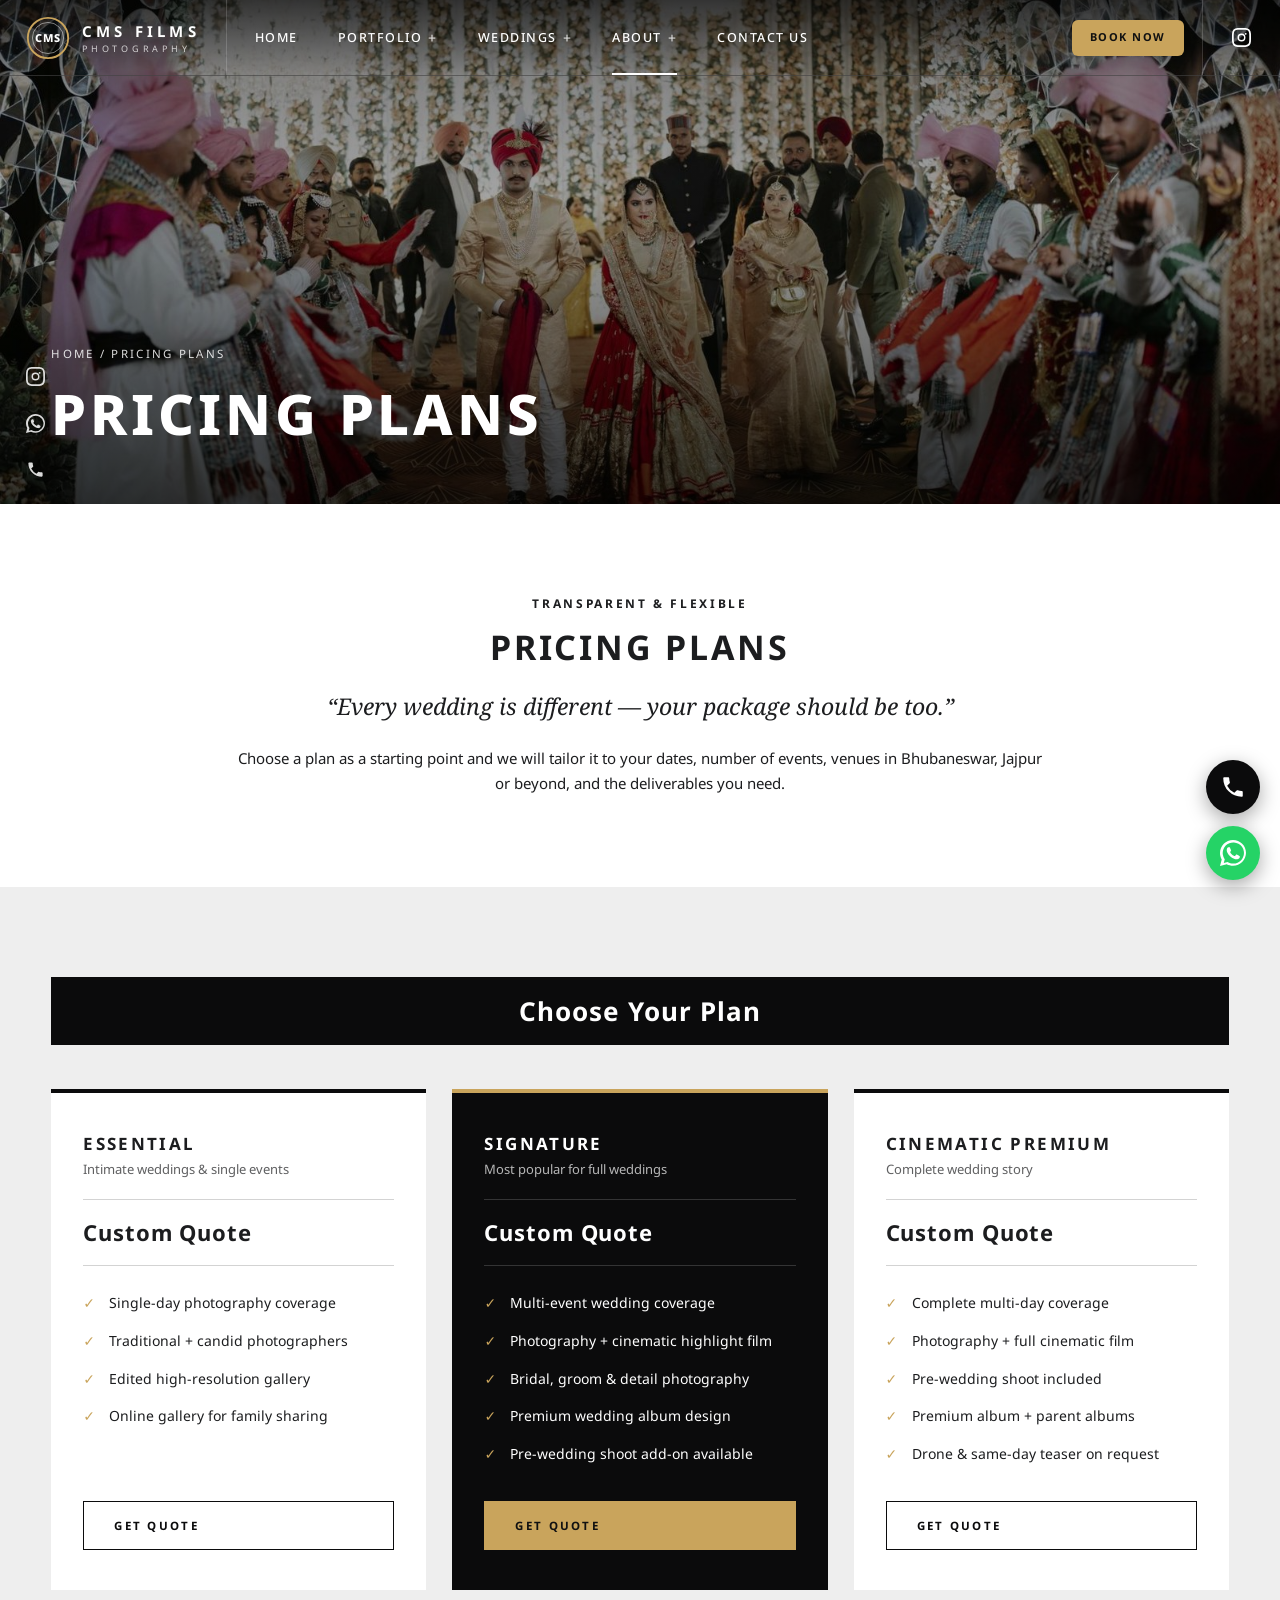
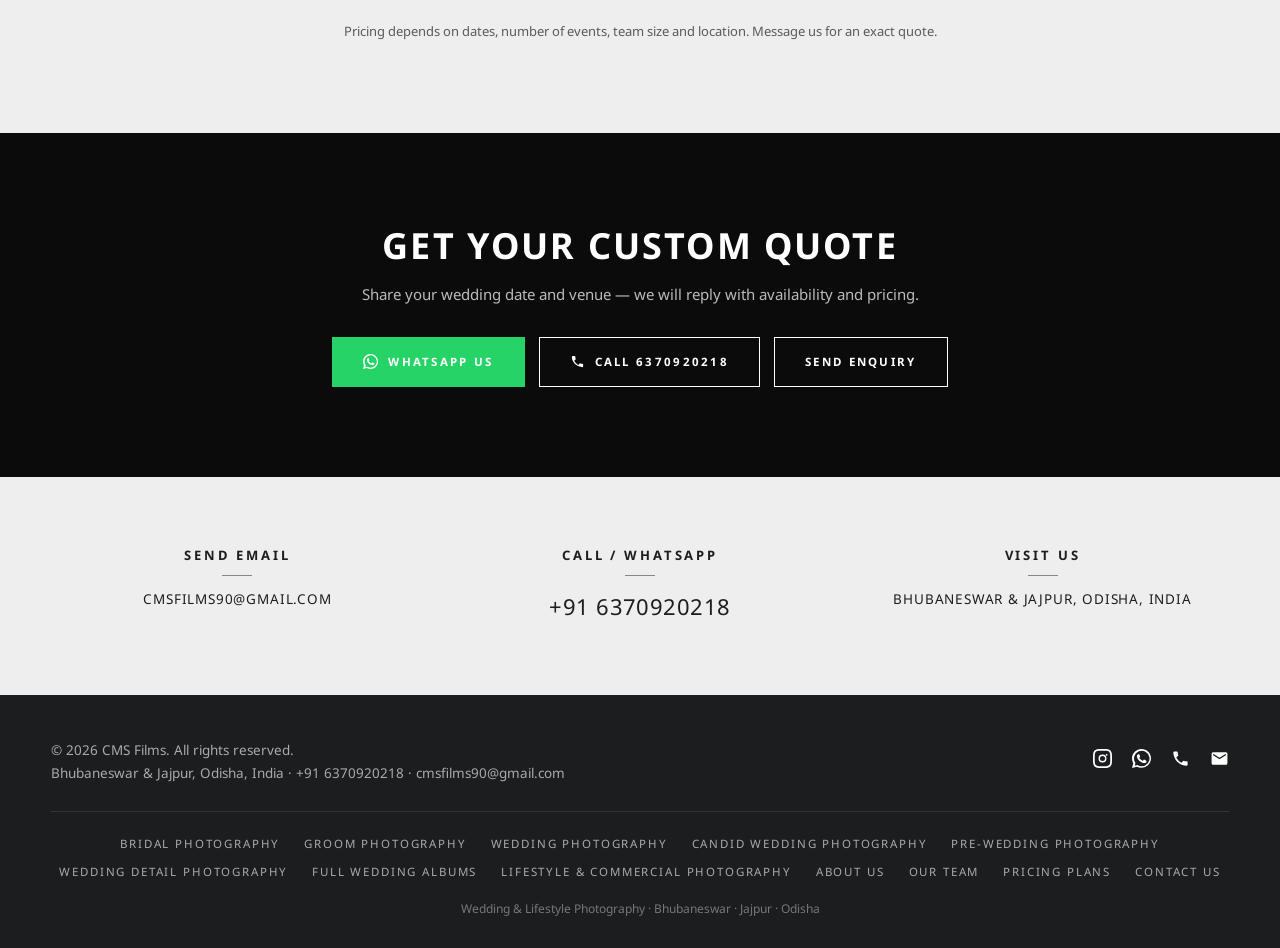
<file: pricing-plans.html>
<!DOCTYPE html>
<html lang="en"><head><meta charset="utf-8"><meta name="viewport" content="width=device-width,initial-scale=1">
<title>Pricing Plans | CMS Films — Wedding Photography Odisha</title><meta name="description" content="Wedding photography and cinematography pricing plans from CMS Films in Bhubaneswar, Jajpur and Odisha. Get a custom quote.">
<meta property="og:title" content="Pricing Plans | CMS Films — Wedding Photography Odisha"><meta property="og:description" content="Wedding photography and cinematography pricing plans from CMS Films in Bhubaneswar, Jajpur and Odisha. Get a custom quote."><meta property="og:type" content="website">
<link rel="preconnect" href="https://fonts.googleapis.com"><link rel="preconnect" href="https://fonts.gstatic.com" crossorigin>
<link href="https://fonts.googleapis.com/css2?family=Noto+Sans:ital,wght@0,400;0,500;0,600;0,700;0,800;1,400&family=Noto+Serif:ital,wght@0,400;1,400&display=swap" rel="stylesheet">
<link rel="stylesheet" href="css/style.css"><script type="application/ld+json">{"@context":"https://schema.org","@type":"Photographer","name":"CMS Films","telephone":"+916370920218","email":"cmsfilms90@gmail.com","address":{"@type":"PostalAddress","addressLocality":"Bhubaneswar & Jajpur","addressRegion":"Odisha","addressCountry":"IN"},"sameAs":["https://www.instagram.com/c_m_s_films?bqrl=djdmcDd0aW15ZGJx&utm_source=qr"],"areaServed":["Bhubaneswar","Jajpur","Odisha"]}</script></head>
<body><header class="hdr"><a class="logo" href="index.html" aria-label="CMS Films home"><svg viewBox="0 0 48 48" aria-hidden="true"><circle cx="24" cy="24" r="22" fill="none" stroke="#c9a45c" stroke-width="2"/><circle cx="24" cy="24" r="17" fill="none" stroke="#fff" stroke-width="1" opacity=".5"/><text x="24" y="28.500" text-anchor="middle" font-family="Noto Sans,Arial" font-weight="800" font-size="12" letter-spacing="1" fill="#fff">CMS</text></svg><span><b>CMS FILMS</b><small>PHOTOGRAPHY</small></span></a>
<ul class="nav"><li><a href="index.html" class="">Home</a></li><li><a href="#" class="has " aria-haspopup="true">Portfolio</a><div class="sub"><a href="bridal-photography.html" class="">Bridal Photography</a><a href="groom-photography.html" class="">Groom Photography</a><a href="pre-wedding-photography.html" class="">Pre-Wedding Photography</a><a href="wedding-detail-photography.html" class="">Wedding Detail Photography</a><a href="lifestyle-commercial-photography.html" class="">Lifestyle &amp; Commercial Photography</a></div></li><li><a href="#" class="has " aria-haspopup="true">Weddings</a><div class="sub"><a href="wedding-photography.html" class="">Wedding Photography</a><a href="candid-wedding-photography.html" class="">Candid Wedding Photography</a><a href="full-wedding-albums.html" class="">Full Wedding Albums</a></div></li><li><a href="#" class="has cur" aria-haspopup="true">About</a><div class="sub"><a href="about-us.html" class="">About Us</a><a href="our-team.html" class="">Our Team</a><a href="pricing-plans.html" class="cur">Pricing Plans</a></div></li><li><a href="contact-us.html" class="">Contact Us</a></li></ul>
<div class="hdr-r"><a href="contact-us.html" class="book">Book Now</a><a href="https://www.instagram.com/c_m_s_films?bqrl=djdmcDd0aW15ZGJx&utm_source=qr" aria-label="Instagram" target="_blank" rel="noopener"><svg viewBox="0 0 24 24"><path d="M12 7a5 5 0 1 0 0 10 5 5 0 0 0 0-10zm0 8.2A3.2 3.2 0 1 1 12 8.8a3.2 3.2 0 0 1 0 6.4zM17.3 6.2a1.2 1.2 0 1 0 0 2.4 1.2 1.2 0 0 0 0-2.4zM12 2.2c3.2 0 3.6 0 4.8.1 3.3.1 4.8 1.7 4.9 4.9.1 1.3.1 1.6.1 4.8s0 3.6-.1 4.8c-.1 3.2-1.7 4.8-4.9 4.9-1.3.1-1.6.1-4.8.1s-3.6 0-4.8-.1c-3.3-.1-4.8-1.7-4.9-4.9C2.2 15.6 2.2 15.2 2.2 12s0-3.6.1-4.8C2.4 3.9 4 2.4 7.2 2.3 8.4 2.2 8.8 2.2 12 2.2zM12 0C8.7 0 8.3 0 7.1.1 2.7.3.3 2.7.1 7.1 0 8.3 0 8.7 0 12s0 3.7.1 4.9c.2 4.400 2.600 6.800 7 7C8.300 24 8.700 24 12 24s3.700 0 4.900-.1c4.400-.2 6.800-2.600 7-7 .1-1.200.1-1.600.1-4.900s0-3.700-.1-4.900c-.2-4.400-2.600-6.800-7-7C15.700 0 15.300 0 12 0z"/></svg></a><button class="burger" data-menu aria-label="Menu"><svg viewBox="0 0 24 24"><path d="M3 6h18v2H3zm4 5h14v2H7zm-4 5h18v2H3z"/></svg></button></div></header>
<div class="shade"></div><aside class="mnav"><button class="x" aria-label="Close">×</button><a href="index.html">Home</a><h4>Portfolio</h4><a class="sm" href="bridal-photography.html">Bridal Photography</a><a class="sm" href="groom-photography.html">Groom Photography</a><a class="sm" href="pre-wedding-photography.html">Pre-Wedding Photography</a><a class="sm" href="wedding-detail-photography.html">Wedding Detail Photography</a><a class="sm" href="lifestyle-commercial-photography.html">Lifestyle &amp; Commercial Photography</a><h4>Weddings</h4><a class="sm" href="wedding-photography.html">Wedding Photography</a><a class="sm" href="candid-wedding-photography.html">Candid Wedding Photography</a><a class="sm" href="full-wedding-albums.html">Full Wedding Albums</a><h4>About</h4><a class="sm" href="about-us.html">About Us</a><a class="sm" href="our-team.html">Our Team</a><a class="sm" href="pricing-plans.html">Pricing Plans</a><a href="contact-us.html">Contact Us</a><h4>Quick contact</h4><a class="sm" href="tel:+916370920218">Call: 6370920218</a><a class="sm" href="https://wa.me/916370920218" target="_blank" rel="noopener">WhatsApp: 6370920218</a><a class="sm" href="mailto:cmsfilms90@gmail.com">cmsfilms90@gmail.com</a><a class="sm" href="https://www.instagram.com/c_m_s_films?bqrl=djdmcDd0aW15ZGJx&utm_source=qr" target="_blank" rel="noopener">Instagram: @c_m_s_films</a></aside>
<div class="rail"><a href="https://www.instagram.com/c_m_s_films?bqrl=djdmcDd0aW15ZGJx&utm_source=qr" target="_blank" rel="noopener" aria-label="Instagram"><svg viewBox="0 0 24 24"><path d="M12 7a5 5 0 1 0 0 10 5 5 0 0 0 0-10zm0 8.2A3.2 3.2 0 1 1 12 8.8a3.2 3.2 0 0 1 0 6.4zM17.3 6.2a1.2 1.2 0 1 0 0 2.4 1.2 1.2 0 0 0 0-2.4zM12 2.2c3.2 0 3.6 0 4.8.1 3.3.1 4.8 1.7 4.9 4.9.1 1.3.1 1.6.1 4.8s0 3.6-.1 4.8c-.1 3.2-1.7 4.8-4.9 4.9-1.3.1-1.6.1-4.8.1s-3.6 0-4.8-.1c-3.3-.1-4.8-1.7-4.9-4.9C2.2 15.6 2.2 15.2 2.2 12s0-3.6.1-4.8C2.4 3.9 4 2.4 7.2 2.3 8.4 2.2 8.8 2.2 12 2.2zM12 0C8.7 0 8.3 0 7.1.1 2.7.3.3 2.7.1 7.1 0 8.3 0 8.7 0 12s0 3.7.1 4.9c.2 4.400 2.600 6.800 7 7C8.300 24 8.700 24 12 24s3.700 0 4.900-.1c4.400-.2 6.800-2.600 7-7 .1-1.200.1-1.600.1-4.900s0-3.700-.1-4.900c-.2-4.400-2.600-6.800-7-7C15.700 0 15.300 0 12 0z"/></svg></a><a href="https://wa.me/916370920218" target="_blank" rel="noopener" aria-label="WhatsApp"><svg viewBox="0 0 24 24"><path d="M17.5 14.4c-.3-.1-1.800-.9-2-1-.3-.1-.5-.1-.7.1-.2.3-.8 1-.9 1.200-.2.200-.3.200-.6.100-.3-.1-1.200-.4-2.300-1.400-.9-.8-1.400-1.700-1.600-2-.2-.3 0-.5.100-.6.100-.1.300-.3.400-.5.100-.2.200-.3.300-.5.100-.2 0-.4 0-.5-.1-.1-.7-1.600-.9-2.200-.2-.6-.5-.5-.7-.5h-.6c-.2 0-.5.100-.8.400-.3.300-1 1-1 2.500s1.100 2.900 1.200 3.100c.1.2 2.100 3.200 5.100 4.500.7.3 1.300.5 1.700.6.7.2 1.400.2 1.900.1.600-.1 1.800-.7 2-1.400.3-.7.3-1.300.2-1.400-.1-.1-.3-.2-.6-.3zM12 21.800c-1.700 0-3.300-.5-4.700-1.300l-.3-.2-3.500.9.9-3.400-.2-.3A9.800 9.800 0 1 1 12 21.800zM12 0C5.400 0 0 5.400 0 12c0 2.100.6 4.200 1.600 6L0 24l6.200-1.600c1.700.9 3.700 1.400 5.800 1.400 6.600 0 12-5.400 12-12S18.600 0 12 0z"/></svg></a><a href="tel:+916370920218" aria-label="Call"><svg viewBox="0 0 24 24"><path d="M6.6 10.8a15 15 0 0 0 6.6 6.600l2.200-2.200c.3-.3.700-.4 1-.2 1.100.4 2.300.6 3.600.6.600 0 1 .4 1 1V20c0 .6-.4 1-1 1A17 17 0 0 1 3 4c0-.6.4-1 1-1h3.500c.6 0 1 .4 1 1 0 1.300.2 2.500.6 3.600.1.300 0 .7-.2 1l-2.300 2.200z"/></svg></a><a href="mailto:cmsfilms90@gmail.com" aria-label="Email"><svg viewBox="0 0 24 24"><path d="M20 4H4a2 2 0 0 0-2 2v12a2 2 0 0 0 2 2h16a2 2 0 0 0 2-2V6a2 2 0 0 0-2-2zm0 4-8 5-8-5V6l8 5 8-5v2z"/></svg></a></div>
<div class="float"><a class="call" href="tel:+916370920218" aria-label="Call CMS Films"><svg viewBox="0 0 24 24"><path d="M6.6 10.8a15 15 0 0 0 6.6 6.600l2.200-2.200c.3-.3.700-.4 1-.2 1.100.4 2.300.6 3.600.6.600 0 1 .4 1 1V20c0 .6-.4 1-1 1A17 17 0 0 1 3 4c0-.6.4-1 1-1h3.500c.6 0 1 .4 1 1 0 1.300.2 2.500.6 3.600.1.300 0 .7-.2 1l-2.300 2.200z"/></svg></a><a class="wa" href="https://wa.me/916370920218?text=Hello%20CMS%20Films%2C%20I%20want%20to%20enquire." target="_blank" rel="noopener" aria-label="WhatsApp CMS Films"><svg viewBox="0 0 24 24"><path d="M17.5 14.4c-.3-.1-1.800-.9-2-1-.3-.1-.5-.1-.7.1-.2.3-.8 1-.9 1.200-.2.200-.3.200-.6.100-.3-.1-1.200-.4-2.300-1.400-.9-.8-1.400-1.700-1.600-2-.2-.3 0-.5.100-.6.100-.1.300-.3.400-.5.100-.2.200-.3.300-.5.100-.2 0-.4 0-.5-.1-.1-.7-1.600-.9-2.200-.2-.6-.5-.5-.7-.5h-.6c-.2 0-.5.100-.8.400-.3.300-1 1-1 2.500s1.100 2.900 1.200 3.100c.1.2 2.100 3.200 5.100 4.500.7.3 1.300.5 1.700.6.7.2 1.400.2 1.900.1.600-.1 1.800-.7 2-1.400.3-.7.3-1.300.2-1.400-.1-.1-.3-.2-.6-.3zM12 21.800c-1.700 0-3.300-.5-4.700-1.300l-.3-.2-3.500.9.9-3.400-.2-.3A9.800 9.800 0 1 1 12 21.800zM12 0C5.400 0 0 5.400 0 12c0 2.100.6 4.200 1.600 6L0 24l6.200-1.600c1.700.9 3.700 1.400 5.800 1.400 6.600 0 12-5.400 12-12S18.600 0 12 0z"/></svg></a></div><div class="page-hero" style="background-image:url(images/hero-4.jpg)"><div class="wrap"><div class="crumb"><a href="index.html">Home</a> / Pricing Plans</div><h1>Pricing Plans</h1></div></div><section class="feat"><div class="narrow center rv"><div class="eyebrow">Transparent &amp; Flexible</div><h2 style="margin-top:12px">Pricing Plans</h2><p class="lead">“Every wedding is different — your package should be too.”</p><p>Choose a plan as a starting point and we will tailor it to your dates, number of events, venues in Bhubaneswar, Jajpur or beyond, and the deliverables you need.</p></div></section>
<section style="background:var(--grey)"><div class="wrap"><div class="bar rv">Choose Your Plan</div><div class="plans"><div class="plan rv"><h3>Essential</h3><div class="for">Intimate weddings & single events</div><div class="price">Custom Quote</div><ul><li>Single-day photography coverage</li><li>Traditional + candid photographers</li><li>Edited high-resolution gallery</li><li>Online gallery for family sharing</li></ul><a class="btn" href="https://wa.me/916370920218?text=Hello%20CMS%20Films%2C%20I%20want%20a%20quote%20for%20the%20Essential%20plan." target="_blank" rel="noopener">Get Quote</a></div><div class="plan rv pop"><h3>Signature</h3><div class="for">Most popular for full weddings</div><div class="price">Custom Quote</div><ul><li>Multi-event wedding coverage</li><li>Photography + cinematic highlight film</li><li>Bridal, groom & detail photography</li><li>Premium wedding album design</li><li>Pre-wedding shoot add-on available</li></ul><a class="btn" href="https://wa.me/916370920218?text=Hello%20CMS%20Films%2C%20I%20want%20a%20quote%20for%20the%20Signature%20plan." target="_blank" rel="noopener">Get Quote</a></div><div class="plan rv"><h3>Cinematic Premium</h3><div class="for">Complete wedding story</div><div class="price">Custom Quote</div><ul><li>Complete multi-day coverage</li><li>Photography + full cinematic film</li><li>Pre-wedding shoot included</li><li>Premium album + parent albums</li><li>Drone &amp; same-day teaser on request</li></ul><a class="btn" href="https://wa.me/916370920218?text=Hello%20CMS%20Films%2C%20I%20want%20a%20quote%20for%20the%20Cinematic%20Premium%20plan." target="_blank" rel="noopener">Get Quote</a></div></div><p class="note">Pricing depends on dates, number of events, team size and location. Message us for an exact quote.</p></div></section><section class="cta"><div class="narrow rv"><h2>Get Your Custom Quote</h2><p>Share your wedding date and venue — we will reply with availability and pricing.</p><div class="btns"><a class="btn wa" href="https://wa.me/916370920218?text=Hello%20CMS%20Films%2C%20I%20want%20to%20book." target="_blank" rel="noopener"><svg viewBox="0 0 24 24"><path d="M17.5 14.4c-.3-.1-1.800-.9-2-1-.3-.1-.5-.1-.7.1-.2.3-.8 1-.9 1.200-.2.200-.3.200-.6.100-.3-.1-1.200-.4-2.300-1.400-.9-.8-1.400-1.700-1.600-2-.2-.3 0-.5.100-.6.100-.1.300-.3.400-.5.100-.2.200-.3.300-.5.100-.2 0-.4 0-.5-.1-.1-.7-1.600-.9-2.200-.2-.6-.5-.5-.7-.5h-.6c-.2 0-.5.100-.8.400-.3.300-1 1-1 2.500s1.100 2.900 1.200 3.100c.1.2 2.100 3.200 5.100 4.500.7.3 1.300.5 1.700.6.7.2 1.400.2 1.900.1.600-.1 1.800-.7 2-1.400.3-.7.3-1.300.2-1.400-.1-.1-.3-.2-.6-.3zM12 21.800c-1.700 0-3.300-.5-4.700-1.300l-.3-.2-3.500.9.9-3.400-.2-.3A9.800 9.800 0 1 1 12 21.800zM12 0C5.400 0 0 5.400 0 12c0 2.100.6 4.200 1.600 6L0 24l6.200-1.600c1.700.9 3.700 1.400 5.800 1.400 6.600 0 12-5.400 12-12S18.600 0 12 0z"/></svg> WhatsApp Us</a><a class="btn light" href="tel:+916370920218"><svg viewBox="0 0 24 24"><path d="M6.6 10.8a15 15 0 0 0 6.6 6.600l2.200-2.200c.3-.3.700-.4 1-.2 1.100.4 2.300.6 3.600.6.600 0 1 .4 1 1V20c0 .6-.4 1-1 1A17 17 0 0 1 3 4c0-.6.4-1 1-1h3.500c.6 0 1 .4 1 1 0 1.300.2 2.500.6 3.600.1.300 0 .7-.2 1l-2.300 2.200z"/></svg> Call 6370920218</a><a class="btn light" href="contact-us.html">Send Enquiry</a></div></div></section><section style="background:var(--grey);padding:70px 0"><div class="wrap trio rv"><div><h4>Send Email</h4><div class="ln"></div><p><a href="mailto:cmsfilms90@gmail.com">cmsfilms90@gmail.com</a></p></div><div><h4>Call / WhatsApp</h4><div class="ln"></div><p class="big"><a href="tel:+916370920218">+91 6370920218</a></p></div><div><h4>Visit Us</h4><div class="ln"></div><p>Bhubaneswar &amp; Jajpur, Odisha, India</p></div></div></section><footer><div class="wrap"><div class="row"><div>© <span data-y>2026</span> CMS Films. All rights reserved.<br>Bhubaneswar &amp; Jajpur, Odisha, India · <a href="tel:+916370920218">+91 6370920218</a> · <a href="mailto:cmsfilms90@gmail.com">cmsfilms90@gmail.com</a></div><div class="soc"><a href="https://www.instagram.com/c_m_s_films?bqrl=djdmcDd0aW15ZGJx&utm_source=qr" target="_blank" rel="noopener" aria-label="Instagram"><svg viewBox="0 0 24 24"><path d="M12 7a5 5 0 1 0 0 10 5 5 0 0 0 0-10zm0 8.2A3.2 3.2 0 1 1 12 8.8a3.2 3.2 0 0 1 0 6.4zM17.3 6.2a1.2 1.2 0 1 0 0 2.4 1.2 1.2 0 0 0 0-2.4zM12 2.2c3.2 0 3.6 0 4.8.1 3.3.1 4.8 1.7 4.9 4.9.1 1.3.1 1.6.1 4.8s0 3.6-.1 4.8c-.1 3.2-1.7 4.8-4.9 4.9-1.3.1-1.6.1-4.8.1s-3.6 0-4.8-.1c-3.3-.1-4.8-1.7-4.9-4.9C2.2 15.6 2.2 15.2 2.2 12s0-3.6.1-4.8C2.4 3.9 4 2.4 7.2 2.3 8.4 2.2 8.8 2.2 12 2.2zM12 0C8.7 0 8.3 0 7.1.1 2.7.3.3 2.7.1 7.1 0 8.3 0 8.7 0 12s0 3.7.1 4.9c.2 4.400 2.600 6.800 7 7C8.300 24 8.700 24 12 24s3.700 0 4.900-.1c4.400-.2 6.800-2.600 7-7 .1-1.200.1-1.600.1-4.900s0-3.700-.1-4.900c-.2-4.400-2.600-6.800-7-7C15.700 0 15.300 0 12 0z"/></svg></a><a href="https://wa.me/916370920218" target="_blank" rel="noopener" aria-label="WhatsApp"><svg viewBox="0 0 24 24"><path d="M17.5 14.4c-.3-.1-1.800-.9-2-1-.3-.1-.5-.1-.7.1-.2.3-.8 1-.9 1.200-.2.200-.3.200-.6.100-.3-.1-1.200-.4-2.300-1.400-.9-.8-1.400-1.700-1.600-2-.2-.3 0-.5.100-.6.100-.1.300-.3.400-.5.100-.2.200-.3.300-.5.100-.2 0-.4 0-.5-.1-.1-.7-1.600-.9-2.200-.2-.6-.5-.5-.7-.5h-.6c-.2 0-.5.100-.8.400-.3.300-1 1-1 2.500s1.100 2.900 1.200 3.100c.1.2 2.100 3.200 5.100 4.500.7.3 1.300.5 1.700.6.7.2 1.400.2 1.900.1.600-.1 1.800-.7 2-1.400.3-.7.3-1.300.2-1.400-.1-.1-.3-.2-.6-.3zM12 21.800c-1.700 0-3.300-.5-4.700-1.300l-.3-.2-3.500.9.9-3.400-.2-.3A9.800 9.800 0 1 1 12 21.800zM12 0C5.400 0 0 5.400 0 12c0 2.100.6 4.200 1.600 6L0 24l6.200-1.600c1.700.9 3.700 1.400 5.800 1.400 6.600 0 12-5.400 12-12S18.600 0 12 0z"/></svg></a><a href="tel:+916370920218" aria-label="Call"><svg viewBox="0 0 24 24"><path d="M6.6 10.8a15 15 0 0 0 6.6 6.600l2.200-2.200c.3-.3.700-.4 1-.2 1.100.4 2.300.6 3.600.6.600 0 1 .4 1 1V20c0 .6-.4 1-1 1A17 17 0 0 1 3 4c0-.6.4-1 1-1h3.500c.6 0 1 .4 1 1 0 1.300.2 2.500.6 3.600.1.300 0 .7-.2 1l-2.300 2.200z"/></svg></a><a href="mailto:cmsfilms90@gmail.com" aria-label="Email"><svg viewBox="0 0 24 24"><path d="M20 4H4a2 2 0 0 0-2 2v12a2 2 0 0 0 2 2h16a2 2 0 0 0 2-2V6a2 2 0 0 0-2-2zm0 4-8 5-8-5V6l8 5 8-5v2z"/></svg></a></div></div><div class="links"><a href="bridal-photography.html">Bridal Photography</a><a href="groom-photography.html">Groom Photography</a><a href="wedding-photography.html">Wedding Photography</a><a href="candid-wedding-photography.html">Candid Wedding Photography</a><a href="pre-wedding-photography.html">Pre-Wedding Photography</a><a href="wedding-detail-photography.html">Wedding Detail Photography</a><a href="full-wedding-albums.html">Full Wedding Albums</a><a href="lifestyle-commercial-photography.html">Lifestyle &amp; Commercial Photography</a><a href="about-us.html">About Us</a><a href="our-team.html">Our Team</a><a href="pricing-plans.html">Pricing Plans</a><a href="contact-us.html">Contact Us</a></div><div class="copy">Wedding &amp; Lifestyle Photography · Bhubaneswar · Jajpur · Odisha</div></div></footer><script src="js/main.js"></script></body></html>
</file>
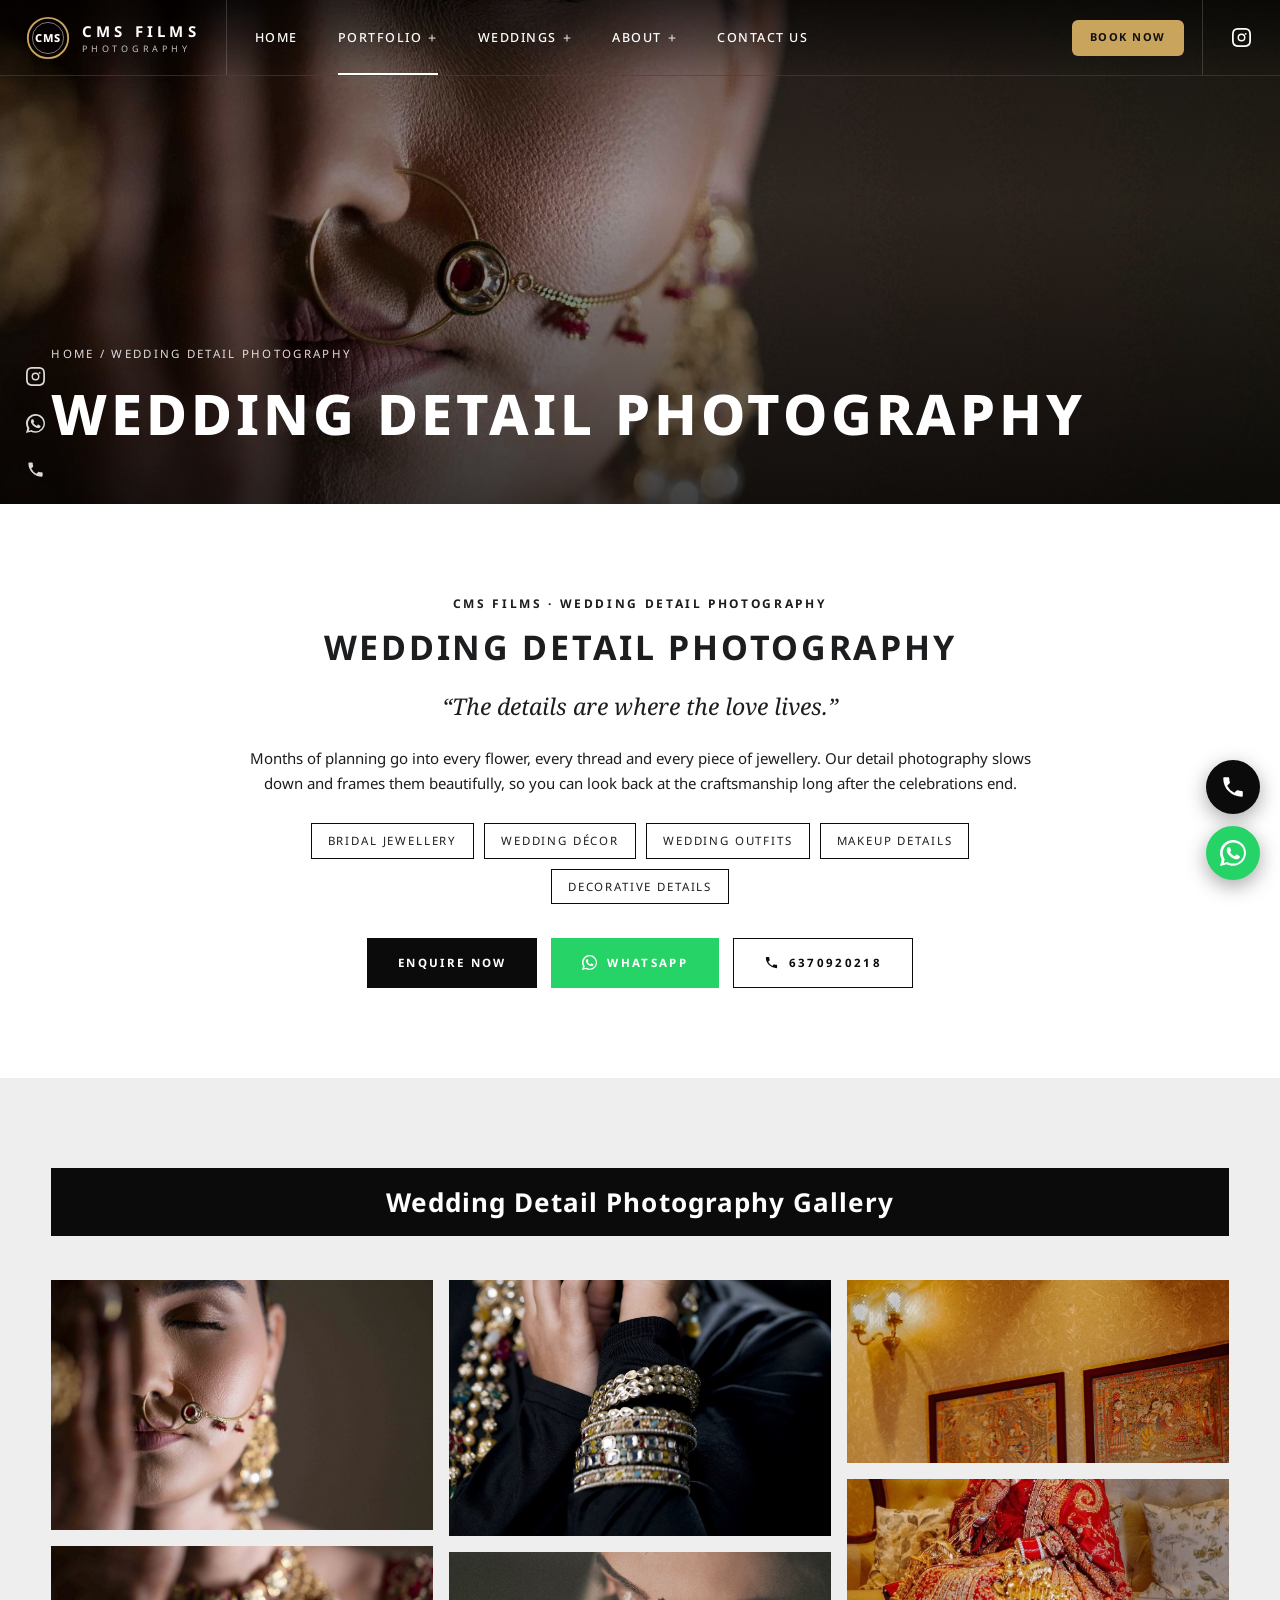
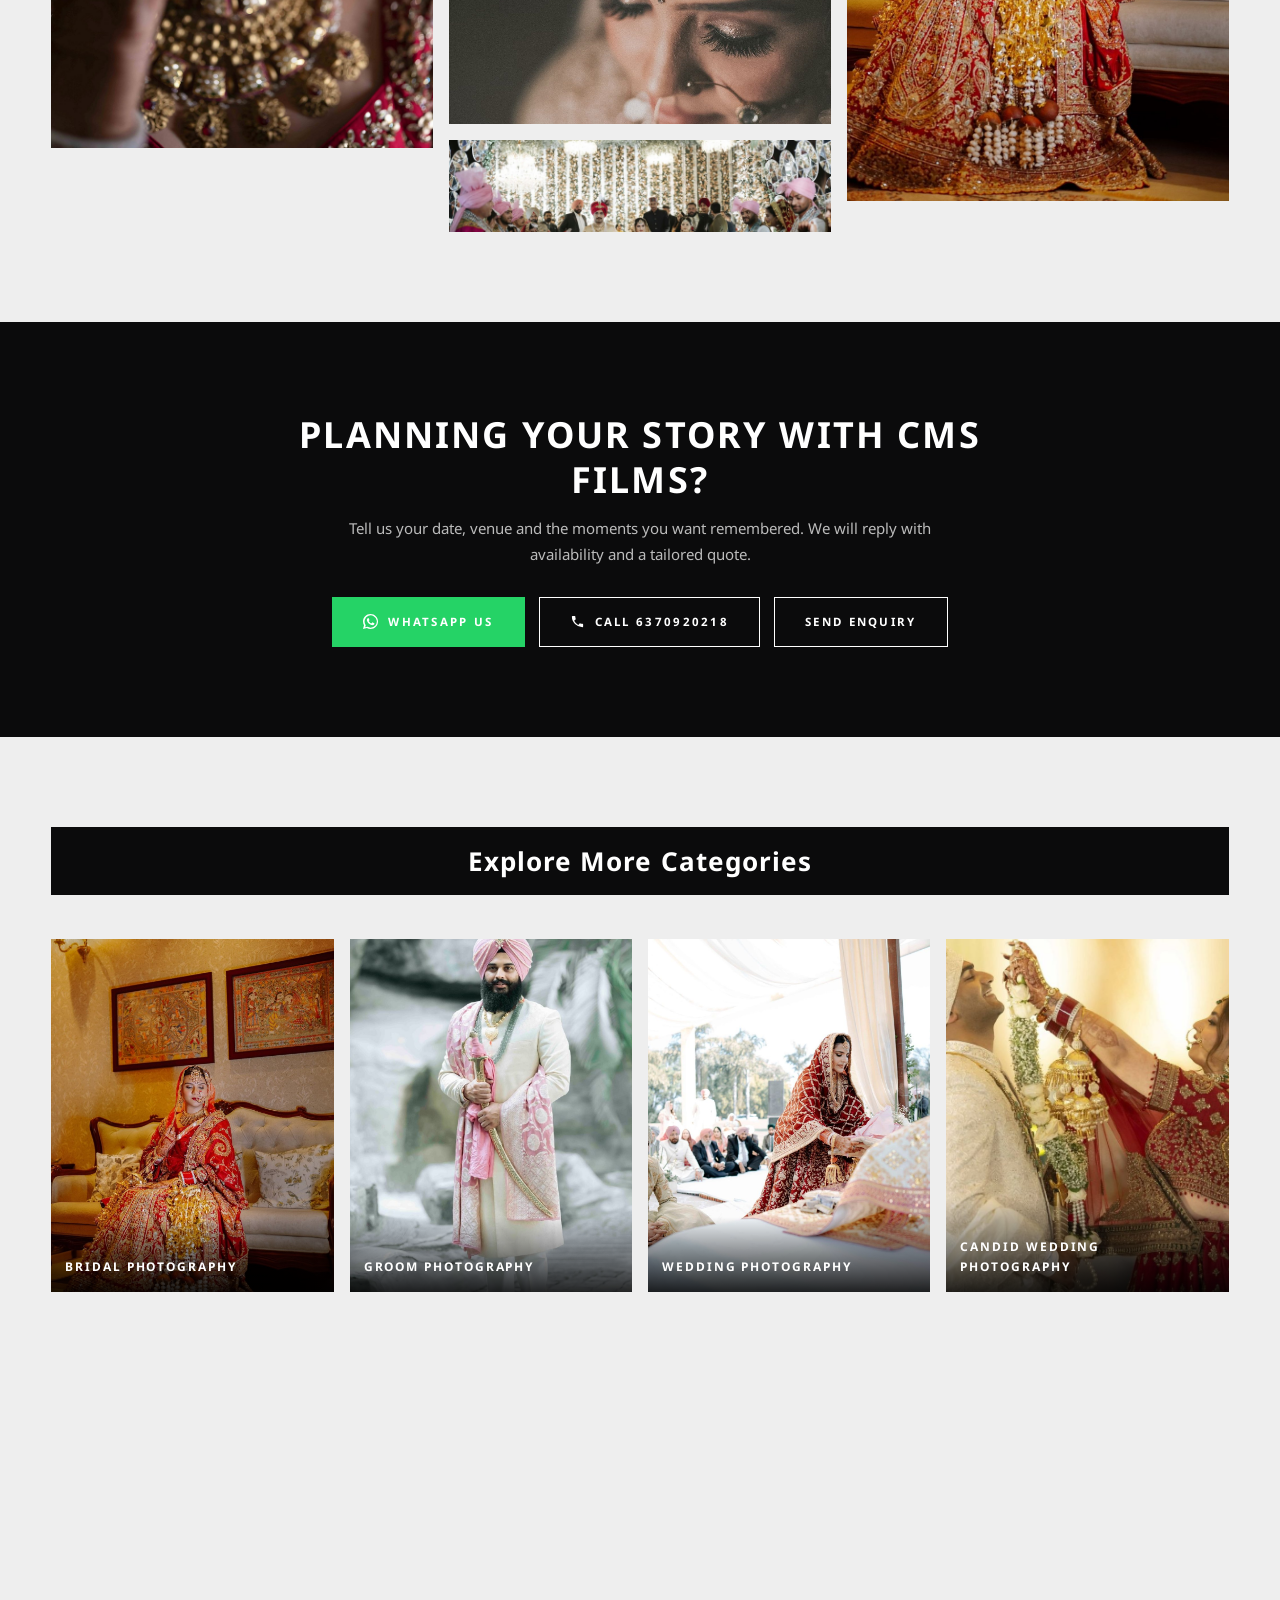
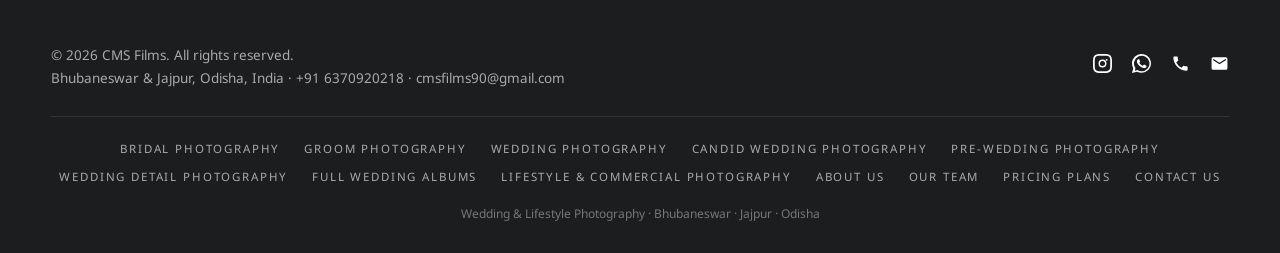
<file: wedding-detail-photography.html>
<!DOCTYPE html>
<html lang="en"><head><meta charset="utf-8"><meta name="viewport" content="width=device-width,initial-scale=1">
<title>Wedding Detail Photography | CMS Films — Bhubaneswar & Jajpur, Odisha</title><meta name="description" content="Wedding detail photography by CMS Films — jewellery, décor, bridal outfits, makeup and the small details of Indian weddings in Odisha.">
<meta property="og:title" content="Wedding Detail Photography | CMS Films — Bhubaneswar & Jajpur, Odisha"><meta property="og:description" content="Wedding detail photography by CMS Films — jewellery, décor, bridal outfits, makeup and the small details of Indian weddings in Odisha."><meta property="og:type" content="website">
<link rel="preconnect" href="https://fonts.googleapis.com"><link rel="preconnect" href="https://fonts.gstatic.com" crossorigin>
<link href="https://fonts.googleapis.com/css2?family=Noto+Sans:ital,wght@0,400;0,500;0,600;0,700;0,800;1,400&family=Noto+Serif:ital,wght@0,400;1,400&display=swap" rel="stylesheet">
<link rel="stylesheet" href="css/style.css"><script type="application/ld+json">{"@context":"https://schema.org","@type":"Photographer","name":"CMS Films","telephone":"+916370920218","email":"cmsfilms90@gmail.com","address":{"@type":"PostalAddress","addressLocality":"Bhubaneswar & Jajpur","addressRegion":"Odisha","addressCountry":"IN"},"sameAs":["https://www.instagram.com/c_m_s_films?bqrl=djdmcDd0aW15ZGJx&utm_source=qr"],"areaServed":["Bhubaneswar","Jajpur","Odisha"]}</script></head>
<body><header class="hdr"><a class="logo" href="index.html" aria-label="CMS Films home"><svg viewBox="0 0 48 48" aria-hidden="true"><circle cx="24" cy="24" r="22" fill="none" stroke="#c9a45c" stroke-width="2"/><circle cx="24" cy="24" r="17" fill="none" stroke="#fff" stroke-width="1" opacity=".5"/><text x="24" y="28.500" text-anchor="middle" font-family="Noto Sans,Arial" font-weight="800" font-size="12" letter-spacing="1" fill="#fff">CMS</text></svg><span><b>CMS FILMS</b><small>PHOTOGRAPHY</small></span></a>
<ul class="nav"><li><a href="index.html" class="">Home</a></li><li><a href="#" class="has cur" aria-haspopup="true">Portfolio</a><div class="sub"><a href="bridal-photography.html" class="">Bridal Photography</a><a href="groom-photography.html" class="">Groom Photography</a><a href="pre-wedding-photography.html" class="">Pre-Wedding Photography</a><a href="wedding-detail-photography.html" class="cur">Wedding Detail Photography</a><a href="lifestyle-commercial-photography.html" class="">Lifestyle &amp; Commercial Photography</a></div></li><li><a href="#" class="has " aria-haspopup="true">Weddings</a><div class="sub"><a href="wedding-photography.html" class="">Wedding Photography</a><a href="candid-wedding-photography.html" class="">Candid Wedding Photography</a><a href="full-wedding-albums.html" class="">Full Wedding Albums</a></div></li><li><a href="#" class="has " aria-haspopup="true">About</a><div class="sub"><a href="about-us.html" class="">About Us</a><a href="our-team.html" class="">Our Team</a><a href="pricing-plans.html" class="">Pricing Plans</a></div></li><li><a href="contact-us.html" class="">Contact Us</a></li></ul>
<div class="hdr-r"><a href="contact-us.html" class="book">Book Now</a><a href="https://www.instagram.com/c_m_s_films?bqrl=djdmcDd0aW15ZGJx&utm_source=qr" aria-label="Instagram" target="_blank" rel="noopener"><svg viewBox="0 0 24 24"><path d="M12 7a5 5 0 1 0 0 10 5 5 0 0 0 0-10zm0 8.2A3.2 3.2 0 1 1 12 8.8a3.2 3.2 0 0 1 0 6.4zM17.3 6.2a1.2 1.2 0 1 0 0 2.4 1.2 1.2 0 0 0 0-2.4zM12 2.2c3.2 0 3.6 0 4.8.1 3.3.1 4.8 1.7 4.9 4.9.1 1.3.1 1.6.1 4.8s0 3.6-.1 4.8c-.1 3.2-1.7 4.8-4.9 4.9-1.3.1-1.6.1-4.8.1s-3.6 0-4.8-.1c-3.3-.1-4.8-1.7-4.9-4.9C2.2 15.6 2.2 15.2 2.2 12s0-3.6.1-4.8C2.4 3.9 4 2.4 7.2 2.3 8.4 2.2 8.8 2.2 12 2.2zM12 0C8.7 0 8.3 0 7.1.1 2.7.3.3 2.7.1 7.1 0 8.3 0 8.7 0 12s0 3.7.1 4.9c.2 4.400 2.600 6.800 7 7C8.300 24 8.700 24 12 24s3.700 0 4.900-.1c4.400-.2 6.800-2.600 7-7 .1-1.200.1-1.600.1-4.900s0-3.700-.1-4.900c-.2-4.400-2.600-6.800-7-7C15.700 0 15.300 0 12 0z"/></svg></a><button class="burger" data-menu aria-label="Menu"><svg viewBox="0 0 24 24"><path d="M3 6h18v2H3zm4 5h14v2H7zm-4 5h18v2H3z"/></svg></button></div></header>
<div class="shade"></div><aside class="mnav"><button class="x" aria-label="Close">×</button><a href="index.html">Home</a><h4>Portfolio</h4><a class="sm" href="bridal-photography.html">Bridal Photography</a><a class="sm" href="groom-photography.html">Groom Photography</a><a class="sm" href="pre-wedding-photography.html">Pre-Wedding Photography</a><a class="sm" href="wedding-detail-photography.html">Wedding Detail Photography</a><a class="sm" href="lifestyle-commercial-photography.html">Lifestyle &amp; Commercial Photography</a><h4>Weddings</h4><a class="sm" href="wedding-photography.html">Wedding Photography</a><a class="sm" href="candid-wedding-photography.html">Candid Wedding Photography</a><a class="sm" href="full-wedding-albums.html">Full Wedding Albums</a><h4>About</h4><a class="sm" href="about-us.html">About Us</a><a class="sm" href="our-team.html">Our Team</a><a class="sm" href="pricing-plans.html">Pricing Plans</a><a href="contact-us.html">Contact Us</a><h4>Quick contact</h4><a class="sm" href="tel:+916370920218">Call: 6370920218</a><a class="sm" href="https://wa.me/916370920218" target="_blank" rel="noopener">WhatsApp: 6370920218</a><a class="sm" href="mailto:cmsfilms90@gmail.com">cmsfilms90@gmail.com</a><a class="sm" href="https://www.instagram.com/c_m_s_films?bqrl=djdmcDd0aW15ZGJx&utm_source=qr" target="_blank" rel="noopener">Instagram: @c_m_s_films</a></aside>
<div class="rail"><a href="https://www.instagram.com/c_m_s_films?bqrl=djdmcDd0aW15ZGJx&utm_source=qr" target="_blank" rel="noopener" aria-label="Instagram"><svg viewBox="0 0 24 24"><path d="M12 7a5 5 0 1 0 0 10 5 5 0 0 0 0-10zm0 8.2A3.2 3.2 0 1 1 12 8.8a3.2 3.2 0 0 1 0 6.4zM17.3 6.2a1.2 1.2 0 1 0 0 2.4 1.2 1.2 0 0 0 0-2.4zM12 2.2c3.2 0 3.6 0 4.8.1 3.3.1 4.8 1.7 4.9 4.9.1 1.3.1 1.6.1 4.8s0 3.6-.1 4.8c-.1 3.2-1.7 4.8-4.9 4.9-1.3.1-1.6.1-4.8.1s-3.6 0-4.8-.1c-3.3-.1-4.8-1.7-4.9-4.9C2.2 15.6 2.2 15.2 2.2 12s0-3.6.1-4.8C2.4 3.9 4 2.4 7.2 2.3 8.4 2.2 8.8 2.2 12 2.2zM12 0C8.7 0 8.3 0 7.1.1 2.7.3.3 2.7.1 7.1 0 8.3 0 8.7 0 12s0 3.7.1 4.9c.2 4.400 2.600 6.800 7 7C8.300 24 8.700 24 12 24s3.700 0 4.900-.1c4.400-.2 6.800-2.600 7-7 .1-1.200.1-1.600.1-4.900s0-3.700-.1-4.900c-.2-4.400-2.600-6.800-7-7C15.700 0 15.300 0 12 0z"/></svg></a><a href="https://wa.me/916370920218" target="_blank" rel="noopener" aria-label="WhatsApp"><svg viewBox="0 0 24 24"><path d="M17.5 14.4c-.3-.1-1.800-.9-2-1-.3-.1-.5-.1-.7.1-.2.3-.8 1-.9 1.200-.2.200-.3.200-.6.100-.3-.1-1.200-.4-2.300-1.400-.9-.8-1.400-1.700-1.600-2-.2-.3 0-.5.100-.6.100-.1.300-.3.400-.5.100-.2.200-.3.300-.5.100-.2 0-.4 0-.5-.1-.1-.7-1.600-.9-2.200-.2-.6-.5-.5-.7-.5h-.6c-.2 0-.5.100-.8.400-.3.300-1 1-1 2.500s1.100 2.900 1.200 3.100c.1.2 2.100 3.200 5.100 4.500.7.3 1.300.5 1.700.6.7.2 1.400.2 1.900.1.600-.1 1.800-.7 2-1.400.3-.7.3-1.300.2-1.400-.1-.1-.3-.2-.6-.3zM12 21.800c-1.700 0-3.300-.5-4.700-1.300l-.3-.2-3.500.9.9-3.400-.2-.3A9.800 9.800 0 1 1 12 21.800zM12 0C5.400 0 0 5.400 0 12c0 2.100.6 4.200 1.600 6L0 24l6.200-1.600c1.700.9 3.700 1.400 5.800 1.400 6.600 0 12-5.400 12-12S18.600 0 12 0z"/></svg></a><a href="tel:+916370920218" aria-label="Call"><svg viewBox="0 0 24 24"><path d="M6.6 10.8a15 15 0 0 0 6.6 6.600l2.200-2.200c.3-.3.700-.4 1-.2 1.100.4 2.300.6 3.600.6.600 0 1 .4 1 1V20c0 .6-.4 1-1 1A17 17 0 0 1 3 4c0-.6.4-1 1-1h3.500c.6 0 1 .4 1 1 0 1.300.2 2.500.6 3.600.1.300 0 .7-.2 1l-2.300 2.200z"/></svg></a><a href="mailto:cmsfilms90@gmail.com" aria-label="Email"><svg viewBox="0 0 24 24"><path d="M20 4H4a2 2 0 0 0-2 2v12a2 2 0 0 0 2 2h16a2 2 0 0 0 2-2V6a2 2 0 0 0-2-2zm0 4-8 5-8-5V6l8 5 8-5v2z"/></svg></a></div>
<div class="float"><a class="call" href="tel:+916370920218" aria-label="Call CMS Films"><svg viewBox="0 0 24 24"><path d="M6.6 10.8a15 15 0 0 0 6.6 6.600l2.200-2.200c.3-.3.700-.4 1-.2 1.100.4 2.300.6 3.600.6.600 0 1 .4 1 1V20c0 .6-.4 1-1 1A17 17 0 0 1 3 4c0-.6.4-1 1-1h3.500c.6 0 1 .4 1 1 0 1.300.2 2.500.6 3.600.1.300 0 .7-.2 1l-2.300 2.200z"/></svg></a><a class="wa" href="https://wa.me/916370920218?text=Hello%20CMS%20Films%2C%20I%20want%20to%20enquire." target="_blank" rel="noopener" aria-label="WhatsApp CMS Films"><svg viewBox="0 0 24 24"><path d="M17.5 14.4c-.3-.1-1.800-.9-2-1-.3-.1-.5-.1-.7.1-.2.3-.8 1-.9 1.200-.2.200-.3.200-.6.100-.3-.1-1.200-.4-2.300-1.400-.9-.8-1.400-1.700-1.600-2-.2-.3 0-.5.100-.6.100-.1.300-.3.400-.5.100-.2.200-.3.300-.5.100-.2 0-.4 0-.5-.1-.1-.7-1.600-.9-2.200-.2-.6-.5-.5-.7-.5h-.6c-.2 0-.5.100-.8.400-.3.300-1 1-1 2.500s1.100 2.900 1.200 3.100c.1.2 2.100 3.200 5.100 4.500.7.3 1.300.5 1.700.6.7.2 1.400.2 1.900.1.600-.1 1.800-.7 2-1.400.3-.7.3-1.300.2-1.400-.1-.1-.3-.2-.6-.3zM12 21.800c-1.700 0-3.300-.5-4.700-1.300l-.3-.2-3.500.9.9-3.400-.2-.3A9.800 9.800 0 1 1 12 21.800zM12 0C5.400 0 0 5.400 0 12c0 2.100.6 4.200 1.600 6L0 24l6.200-1.600c1.700.9 3.700 1.400 5.800 1.400 6.600 0 12-5.400 12-12S18.600 0 12 0z"/></svg></a></div><div class="page-hero" style="background-image:url(images/detail-nath.jpg)"><div class="wrap"><div class="crumb"><a href="index.html">Home</a> / Wedding Detail Photography</div><h1>Wedding Detail Photography</h1></div></div><section class="feat"><div class="narrow center rv"><div class="eyebrow">CMS Films · Wedding Detail Photography</div><h2 style="margin-top:12px">Wedding Detail Photography</h2><p class="lead">“The details are where the love lives.”</p><p>Months of planning go into every flower, every thread and every piece of jewellery. Our detail photography slows down and frames them beautifully, so you can look back at the craftsmanship long after the celebrations end.</p><div class="tags"><span>Bridal Jewellery</span><span>Wedding Décor</span><span>Wedding Outfits</span><span>Makeup Details</span><span>Decorative Details</span></div><div class="btns"><a class="btn dark" href="contact-us.html">Enquire Now</a><a class="btn wa" href="https://wa.me/916370920218?text=Hello%20CMS%20Films%2C%20I%20am%20interested%20in%20Wedding%20Detail%20Photography." target="_blank" rel="noopener"><svg viewBox="0 0 24 24"><path d="M17.5 14.4c-.3-.1-1.800-.9-2-1-.3-.1-.5-.1-.7.1-.2.3-.8 1-.9 1.200-.2.200-.3.200-.6.100-.3-.1-1.200-.4-2.300-1.400-.9-.8-1.400-1.700-1.600-2-.2-.3 0-.5.100-.6.100-.1.300-.3.400-.5.100-.2.200-.3.300-.5.100-.2 0-.4 0-.5-.1-.1-.7-1.600-.9-2.200-.2-.6-.5-.5-.7-.5h-.6c-.2 0-.5.100-.8.400-.3.300-1 1-1 2.500s1.100 2.900 1.200 3.100c.1.2 2.100 3.200 5.100 4.500.7.3 1.300.5 1.700.6.7.2 1.400.2 1.900.1.600-.1 1.800-.7 2-1.400.3-.7.3-1.300.2-1.400-.1-.1-.3-.2-.6-.3zM12 21.800c-1.700 0-3.300-.5-4.700-1.300l-.3-.2-3.500.9.9-3.400-.2-.3A9.800 9.800 0 1 1 12 21.800zM12 0C5.400 0 0 5.400 0 12c0 2.100.6 4.200 1.600 6L0 24l6.200-1.600c1.700.9 3.700 1.400 5.800 1.400 6.600 0 12-5.400 12-12S18.600 0 12 0z"/></svg> WhatsApp</a><a class="btn" href="tel:+916370920218"><svg viewBox="0 0 24 24"><path d="M6.6 10.8a15 15 0 0 0 6.6 6.600l2.200-2.200c.3-.3.700-.4 1-.2 1.100.4 2.300.6 3.600.6.600 0 1 .4 1 1V20c0 .6-.4 1-1 1A17 17 0 0 1 3 4c0-.6.4-1 1-1h3.500c.6 0 1 .4 1 1 0 1.300.2 2.500.6 3.600.1.300 0 .7-.2 1l-2.300 2.200z"/></svg> 6370920218</a></div></div></section>
<section style="background:var(--grey)"><div class="wrap"><div class="bar rv">Wedding Detail Photography Gallery</div><div class="gal"><figure class="rv" data-full="images/detail-nath.jpg"><img src="images/detail-nath.jpg" alt="Bridal nath and jewellery close-up" loading="lazy"><figcaption>Bridal Jewellery · Nath</figcaption></figure><figure class="rv" data-full="images/detail-necklace.jpg"><img src="images/detail-necklace.jpg" alt="Bridal kundan necklace detail" loading="lazy"><figcaption>Bridal Necklace</figcaption></figure><figure class="rv" data-full="images/detail-bangles.jpg"><img src="images/detail-bangles.jpg" alt="Bangles and layered jewellery detail" loading="lazy"><figcaption>Bangles & Jewellery</figcaption></figure><figure class="rv" data-full="images/detail-eyes.jpg"><img src="images/detail-eyes.jpg" alt="Bridal eye makeup close-up" loading="lazy"><figcaption>Makeup Details</figcaption></figure><figure class="rv" data-full="images/detail-decor.jpg"><img src="images/detail-decor.jpg" alt="Floral and mirror décor at the wedding venue" loading="lazy"><figcaption>Wedding Décor</figcaption></figure><figure class="rv" data-full="images/detail-frames.jpg"><img src="images/detail-frames.jpg" alt="Decorative frames and lamps at the venue" loading="lazy"><figcaption>Venue Décor Details</figcaption></figure><figure class="rv" data-full="images/detail-lehenga.jpg"><img src="images/detail-lehenga.jpg" alt="Embroidery detail on the bridal outfit" loading="lazy"><figcaption>Wedding Outfit Details</figcaption></figure></div></div></section><section class="cta"><div class="narrow rv"><h2>Planning Your Story With CMS Films?</h2><p>Tell us your date, venue and the moments you want remembered. We will reply with availability and a tailored quote.</p><div class="btns"><a class="btn wa" href="https://wa.me/916370920218?text=Hello%20CMS%20Films%2C%20I%20want%20to%20book." target="_blank" rel="noopener"><svg viewBox="0 0 24 24"><path d="M17.5 14.4c-.3-.1-1.800-.9-2-1-.3-.1-.5-.1-.7.1-.2.3-.8 1-.9 1.200-.2.200-.3.200-.6.100-.3-.1-1.200-.4-2.300-1.400-.9-.8-1.400-1.700-1.600-2-.2-.3 0-.5.100-.6.100-.1.300-.3.400-.5.100-.2.200-.3.300-.5.100-.2 0-.4 0-.5-.1-.1-.7-1.600-.9-2.200-.2-.6-.5-.5-.7-.5h-.6c-.2 0-.5.100-.8.400-.3.300-1 1-1 2.500s1.100 2.900 1.200 3.100c.1.2 2.100 3.200 5.100 4.500.7.3 1.300.5 1.700.6.7.2 1.400.2 1.900.1.600-.1 1.800-.7 2-1.400.3-.7.3-1.300.2-1.400-.1-.1-.3-.2-.6-.3zM12 21.800c-1.700 0-3.300-.5-4.700-1.300l-.3-.2-3.500.9.9-3.400-.2-.3A9.800 9.800 0 1 1 12 21.800zM12 0C5.400 0 0 5.400 0 12c0 2.100.6 4.200 1.600 6L0 24l6.200-1.600c1.700.9 3.700 1.400 5.800 1.400 6.600 0 12-5.400 12-12S18.600 0 12 0z"/></svg> WhatsApp Us</a><a class="btn light" href="tel:+916370920218"><svg viewBox="0 0 24 24"><path d="M6.6 10.8a15 15 0 0 0 6.6 6.600l2.200-2.200c.3-.3.700-.4 1-.2 1.100.4 2.300.6 3.600.6.600 0 1 .4 1 1V20c0 .6-.4 1-1 1A17 17 0 0 1 3 4c0-.6.4-1 1-1h3.500c.6 0 1 .4 1 1 0 1.300.2 2.500.6 3.600.1.300 0 .7-.2 1l-2.300 2.200z"/></svg> Call 6370920218</a><a class="btn light" href="contact-us.html">Send Enquiry</a></div></div></section><section style="background:var(--grey)"><div class="wrap"><div class="bar rv">Explore More Categories</div><div class="more rv"><a href="bridal-photography.html"><img src="images/bride-sofa.jpg" alt="Bridal Photography" loading="lazy"><span>Bridal Photography</span></a><a href="groom-photography.html"><img src="images/groom-portrait.jpg" alt="Groom Photography" loading="lazy"><span>Groom Photography</span></a><a href="wedding-photography.html"><img src="images/wed-ceremony.jpg" alt="Wedding Photography" loading="lazy"><span>Wedding Photography</span></a><a href="candid-wedding-photography.html"><img src="images/candid-jaimala.jpg" alt="Candid Wedding Photography" loading="lazy"><span>Candid Wedding Photography</span></a></div></div></section><section style="background:var(--grey);padding:70px 0"><div class="wrap trio rv"><div><h4>Send Email</h4><div class="ln"></div><p><a href="mailto:cmsfilms90@gmail.com">cmsfilms90@gmail.com</a></p></div><div><h4>Call / WhatsApp</h4><div class="ln"></div><p class="big"><a href="tel:+916370920218">+91 6370920218</a></p></div><div><h4>Visit Us</h4><div class="ln"></div><p>Bhubaneswar &amp; Jajpur, Odisha, India</p></div></div></section><footer><div class="wrap"><div class="row"><div>© <span data-y>2026</span> CMS Films. All rights reserved.<br>Bhubaneswar &amp; Jajpur, Odisha, India · <a href="tel:+916370920218">+91 6370920218</a> · <a href="mailto:cmsfilms90@gmail.com">cmsfilms90@gmail.com</a></div><div class="soc"><a href="https://www.instagram.com/c_m_s_films?bqrl=djdmcDd0aW15ZGJx&utm_source=qr" target="_blank" rel="noopener" aria-label="Instagram"><svg viewBox="0 0 24 24"><path d="M12 7a5 5 0 1 0 0 10 5 5 0 0 0 0-10zm0 8.2A3.2 3.2 0 1 1 12 8.8a3.2 3.2 0 0 1 0 6.4zM17.3 6.2a1.2 1.2 0 1 0 0 2.4 1.2 1.2 0 0 0 0-2.4zM12 2.2c3.2 0 3.6 0 4.8.1 3.3.1 4.8 1.7 4.9 4.9.1 1.3.1 1.6.1 4.8s0 3.6-.1 4.8c-.1 3.2-1.7 4.8-4.9 4.9-1.3.1-1.6.1-4.8.1s-3.6 0-4.8-.1c-3.3-.1-4.8-1.7-4.9-4.9C2.2 15.6 2.2 15.2 2.2 12s0-3.6.1-4.8C2.4 3.9 4 2.4 7.2 2.3 8.4 2.2 8.8 2.2 12 2.2zM12 0C8.7 0 8.3 0 7.1.1 2.7.3.3 2.7.1 7.1 0 8.3 0 8.7 0 12s0 3.7.1 4.9c.2 4.400 2.600 6.800 7 7C8.300 24 8.700 24 12 24s3.700 0 4.900-.1c4.400-.2 6.800-2.600 7-7 .1-1.200.1-1.600.1-4.900s0-3.700-.1-4.900c-.2-4.400-2.600-6.800-7-7C15.700 0 15.300 0 12 0z"/></svg></a><a href="https://wa.me/916370920218" target="_blank" rel="noopener" aria-label="WhatsApp"><svg viewBox="0 0 24 24"><path d="M17.5 14.4c-.3-.1-1.800-.9-2-1-.3-.1-.5-.1-.7.1-.2.3-.8 1-.9 1.200-.2.200-.3.200-.6.100-.3-.1-1.200-.4-2.300-1.400-.9-.8-1.400-1.700-1.600-2-.2-.3 0-.5.100-.6.100-.1.300-.3.400-.5.100-.2.200-.3.300-.5.100-.2 0-.4 0-.5-.1-.1-.7-1.600-.9-2.200-.2-.6-.5-.5-.7-.5h-.6c-.2 0-.5.100-.8.400-.3.300-1 1-1 2.500s1.100 2.900 1.200 3.100c.1.2 2.100 3.200 5.100 4.500.7.3 1.300.5 1.700.6.7.2 1.400.2 1.900.1.600-.1 1.800-.7 2-1.400.3-.7.3-1.300.2-1.400-.1-.1-.3-.2-.6-.3zM12 21.800c-1.700 0-3.300-.5-4.700-1.300l-.3-.2-3.500.9.9-3.400-.2-.3A9.800 9.800 0 1 1 12 21.800zM12 0C5.400 0 0 5.400 0 12c0 2.100.6 4.200 1.600 6L0 24l6.200-1.600c1.700.9 3.700 1.400 5.800 1.400 6.600 0 12-5.400 12-12S18.600 0 12 0z"/></svg></a><a href="tel:+916370920218" aria-label="Call"><svg viewBox="0 0 24 24"><path d="M6.6 10.8a15 15 0 0 0 6.6 6.600l2.200-2.200c.3-.3.700-.4 1-.2 1.100.4 2.300.6 3.600.6.600 0 1 .4 1 1V20c0 .6-.4 1-1 1A17 17 0 0 1 3 4c0-.6.4-1 1-1h3.500c.6 0 1 .4 1 1 0 1.300.2 2.500.6 3.600.1.300 0 .7-.2 1l-2.300 2.200z"/></svg></a><a href="mailto:cmsfilms90@gmail.com" aria-label="Email"><svg viewBox="0 0 24 24"><path d="M20 4H4a2 2 0 0 0-2 2v12a2 2 0 0 0 2 2h16a2 2 0 0 0 2-2V6a2 2 0 0 0-2-2zm0 4-8 5-8-5V6l8 5 8-5v2z"/></svg></a></div></div><div class="links"><a href="bridal-photography.html">Bridal Photography</a><a href="groom-photography.html">Groom Photography</a><a href="wedding-photography.html">Wedding Photography</a><a href="candid-wedding-photography.html">Candid Wedding Photography</a><a href="pre-wedding-photography.html">Pre-Wedding Photography</a><a href="wedding-detail-photography.html">Wedding Detail Photography</a><a href="full-wedding-albums.html">Full Wedding Albums</a><a href="lifestyle-commercial-photography.html">Lifestyle &amp; Commercial Photography</a><a href="about-us.html">About Us</a><a href="our-team.html">Our Team</a><a href="pricing-plans.html">Pricing Plans</a><a href="contact-us.html">Contact Us</a></div><div class="copy">Wedding &amp; Lifestyle Photography · Bhubaneswar · Jajpur · Odisha</div></div></footer><script src="js/main.js"></script></body></html>
</file>
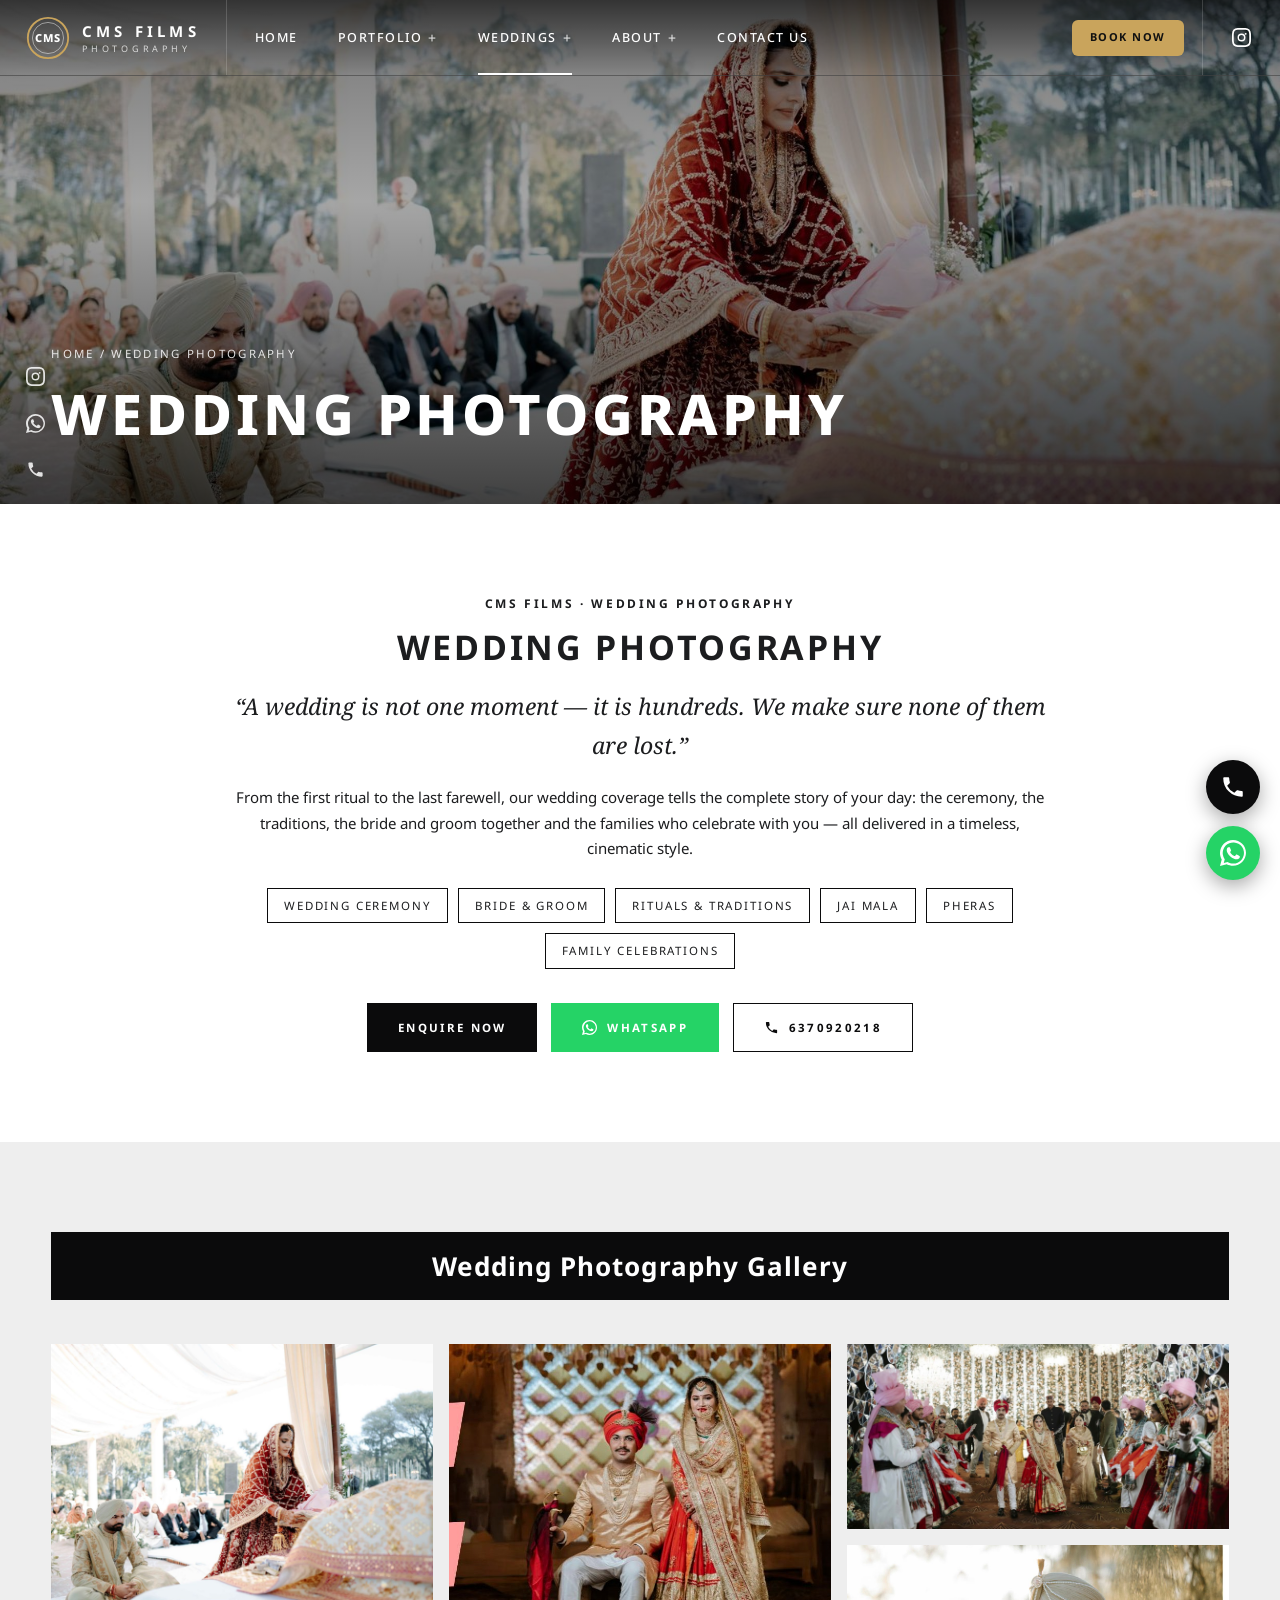
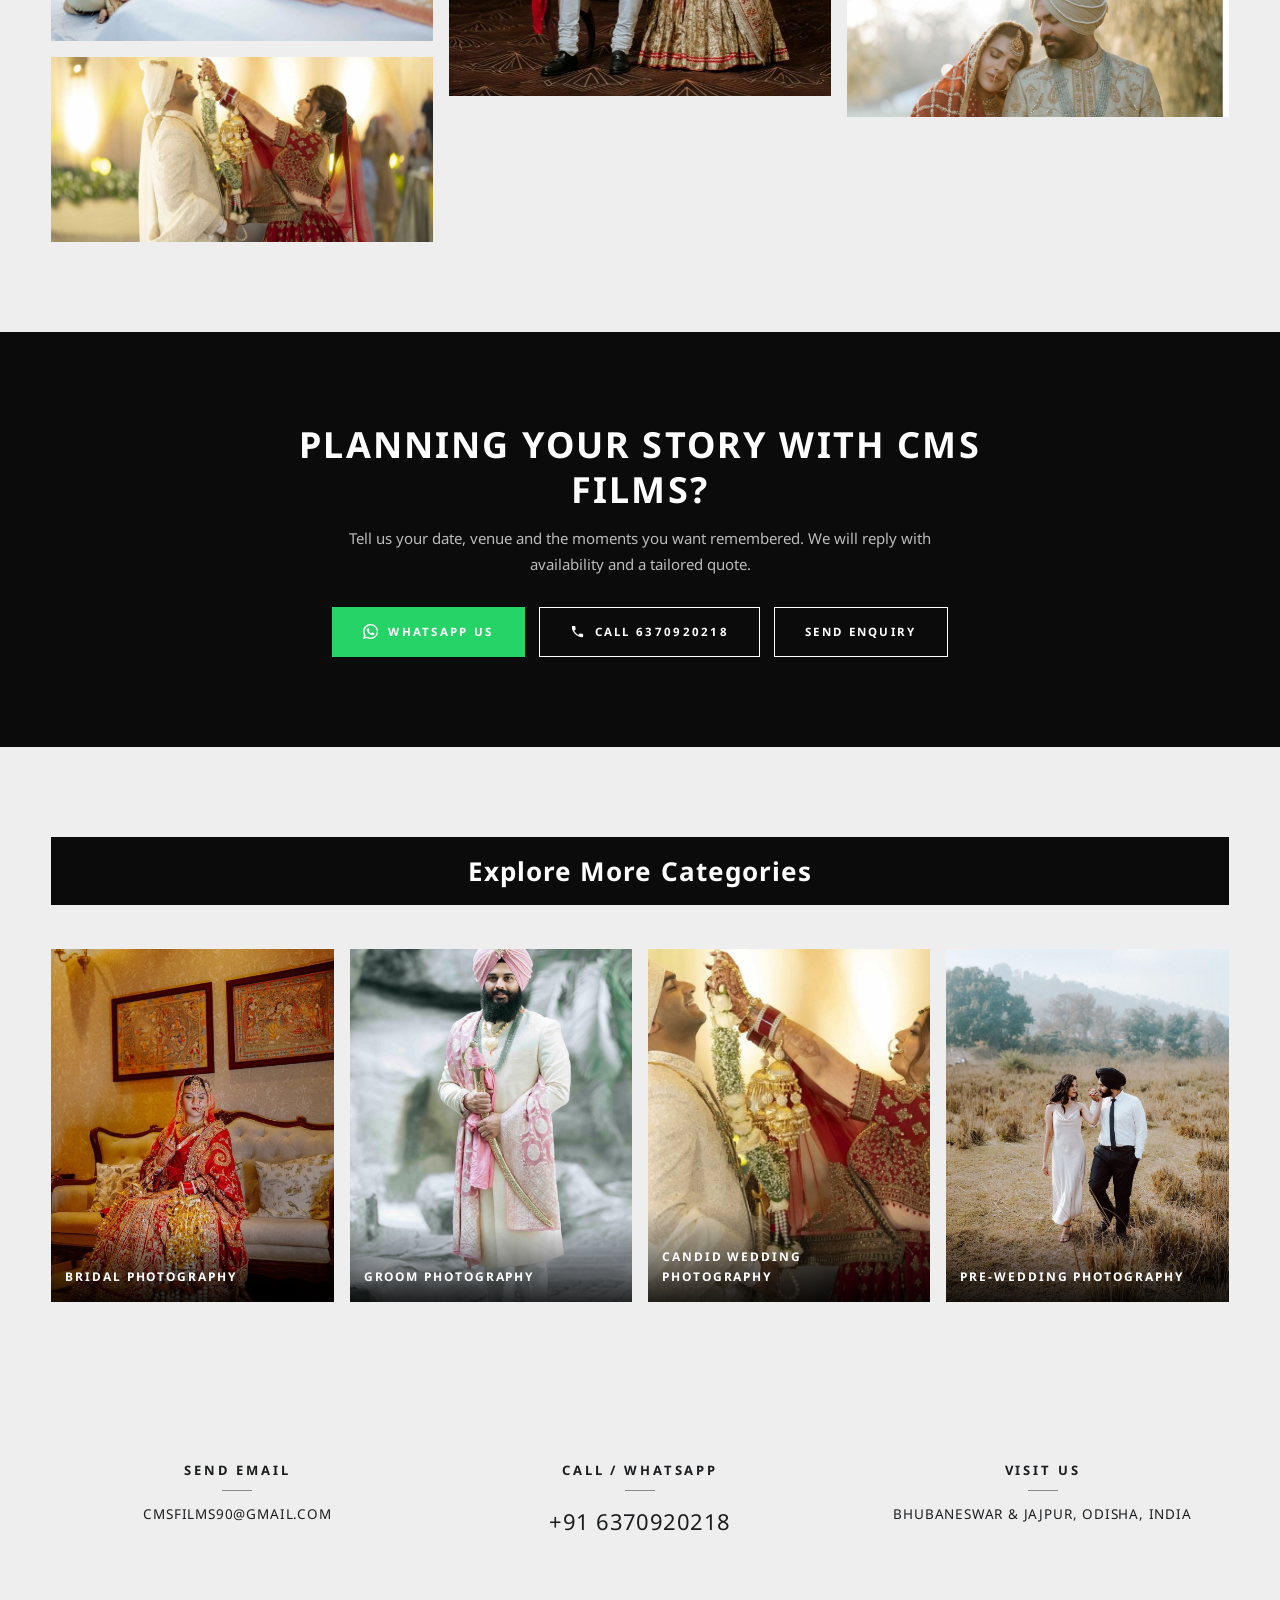
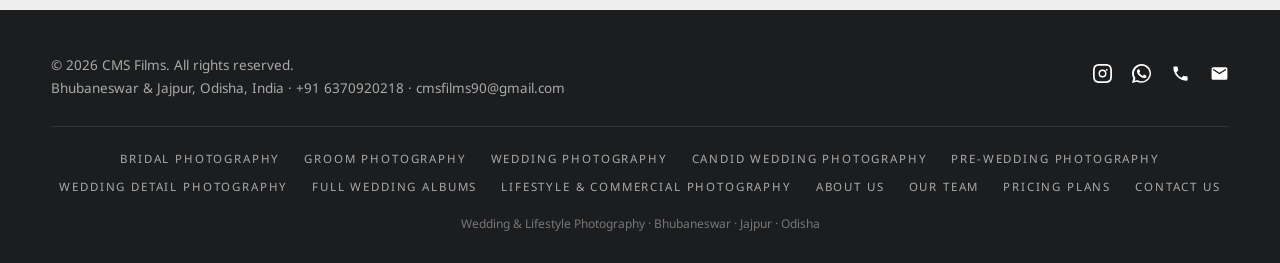
<file: wedding-photography.html>
<!DOCTYPE html>
<html lang="en"><head><meta charset="utf-8"><meta name="viewport" content="width=device-width,initial-scale=1">
<title>Wedding Photography | CMS Films — Bhubaneswar & Jajpur, Odisha</title><meta name="description" content="Wedding photography by CMS Films — ceremonies, jai mala, pheras, family celebrations and candid wedding moments across Bhubaneswar, Jajpur & Odisha.">
<meta property="og:title" content="Wedding Photography | CMS Films — Bhubaneswar & Jajpur, Odisha"><meta property="og:description" content="Wedding photography by CMS Films — ceremonies, jai mala, pheras, family celebrations and candid wedding moments across Bhubaneswar, Jajpur & Odisha."><meta property="og:type" content="website">
<link rel="preconnect" href="https://fonts.googleapis.com"><link rel="preconnect" href="https://fonts.gstatic.com" crossorigin>
<link href="https://fonts.googleapis.com/css2?family=Noto+Sans:ital,wght@0,400;0,500;0,600;0,700;0,800;1,400&family=Noto+Serif:ital,wght@0,400;1,400&display=swap" rel="stylesheet">
<link rel="stylesheet" href="css/style.css"><script type="application/ld+json">{"@context":"https://schema.org","@type":"Photographer","name":"CMS Films","telephone":"+916370920218","email":"cmsfilms90@gmail.com","address":{"@type":"PostalAddress","addressLocality":"Bhubaneswar & Jajpur","addressRegion":"Odisha","addressCountry":"IN"},"sameAs":["https://www.instagram.com/c_m_s_films?bqrl=djdmcDd0aW15ZGJx&utm_source=qr"],"areaServed":["Bhubaneswar","Jajpur","Odisha"]}</script></head>
<body><header class="hdr"><a class="logo" href="index.html" aria-label="CMS Films home"><svg viewBox="0 0 48 48" aria-hidden="true"><circle cx="24" cy="24" r="22" fill="none" stroke="#c9a45c" stroke-width="2"/><circle cx="24" cy="24" r="17" fill="none" stroke="#fff" stroke-width="1" opacity=".5"/><text x="24" y="28.500" text-anchor="middle" font-family="Noto Sans,Arial" font-weight="800" font-size="12" letter-spacing="1" fill="#fff">CMS</text></svg><span><b>CMS FILMS</b><small>PHOTOGRAPHY</small></span></a>
<ul class="nav"><li><a href="index.html" class="">Home</a></li><li><a href="#" class="has " aria-haspopup="true">Portfolio</a><div class="sub"><a href="bridal-photography.html" class="">Bridal Photography</a><a href="groom-photography.html" class="">Groom Photography</a><a href="pre-wedding-photography.html" class="">Pre-Wedding Photography</a><a href="wedding-detail-photography.html" class="">Wedding Detail Photography</a><a href="lifestyle-commercial-photography.html" class="">Lifestyle &amp; Commercial Photography</a></div></li><li><a href="#" class="has cur" aria-haspopup="true">Weddings</a><div class="sub"><a href="wedding-photography.html" class="cur">Wedding Photography</a><a href="candid-wedding-photography.html" class="">Candid Wedding Photography</a><a href="full-wedding-albums.html" class="">Full Wedding Albums</a></div></li><li><a href="#" class="has " aria-haspopup="true">About</a><div class="sub"><a href="about-us.html" class="">About Us</a><a href="our-team.html" class="">Our Team</a><a href="pricing-plans.html" class="">Pricing Plans</a></div></li><li><a href="contact-us.html" class="">Contact Us</a></li></ul>
<div class="hdr-r"><a href="contact-us.html" class="book">Book Now</a><a href="https://www.instagram.com/c_m_s_films?bqrl=djdmcDd0aW15ZGJx&utm_source=qr" aria-label="Instagram" target="_blank" rel="noopener"><svg viewBox="0 0 24 24"><path d="M12 7a5 5 0 1 0 0 10 5 5 0 0 0 0-10zm0 8.2A3.2 3.2 0 1 1 12 8.8a3.2 3.2 0 0 1 0 6.4zM17.3 6.2a1.2 1.2 0 1 0 0 2.4 1.2 1.2 0 0 0 0-2.4zM12 2.2c3.2 0 3.6 0 4.8.1 3.3.1 4.8 1.7 4.9 4.9.1 1.3.1 1.6.1 4.8s0 3.6-.1 4.8c-.1 3.2-1.7 4.8-4.9 4.9-1.3.1-1.6.1-4.8.1s-3.6 0-4.8-.1c-3.3-.1-4.8-1.7-4.9-4.9C2.2 15.6 2.2 15.2 2.2 12s0-3.6.1-4.8C2.4 3.9 4 2.4 7.2 2.3 8.4 2.2 8.8 2.2 12 2.2zM12 0C8.7 0 8.3 0 7.1.1 2.7.3.3 2.7.1 7.1 0 8.3 0 8.7 0 12s0 3.7.1 4.9c.2 4.400 2.600 6.800 7 7C8.300 24 8.700 24 12 24s3.700 0 4.900-.1c4.400-.2 6.800-2.600 7-7 .1-1.200.1-1.600.1-4.900s0-3.700-.1-4.900c-.2-4.400-2.600-6.800-7-7C15.700 0 15.300 0 12 0z"/></svg></a><button class="burger" data-menu aria-label="Menu"><svg viewBox="0 0 24 24"><path d="M3 6h18v2H3zm4 5h14v2H7zm-4 5h18v2H3z"/></svg></button></div></header>
<div class="shade"></div><aside class="mnav"><button class="x" aria-label="Close">×</button><a href="index.html">Home</a><h4>Portfolio</h4><a class="sm" href="bridal-photography.html">Bridal Photography</a><a class="sm" href="groom-photography.html">Groom Photography</a><a class="sm" href="pre-wedding-photography.html">Pre-Wedding Photography</a><a class="sm" href="wedding-detail-photography.html">Wedding Detail Photography</a><a class="sm" href="lifestyle-commercial-photography.html">Lifestyle &amp; Commercial Photography</a><h4>Weddings</h4><a class="sm" href="wedding-photography.html">Wedding Photography</a><a class="sm" href="candid-wedding-photography.html">Candid Wedding Photography</a><a class="sm" href="full-wedding-albums.html">Full Wedding Albums</a><h4>About</h4><a class="sm" href="about-us.html">About Us</a><a class="sm" href="our-team.html">Our Team</a><a class="sm" href="pricing-plans.html">Pricing Plans</a><a href="contact-us.html">Contact Us</a><h4>Quick contact</h4><a class="sm" href="tel:+916370920218">Call: 6370920218</a><a class="sm" href="https://wa.me/916370920218" target="_blank" rel="noopener">WhatsApp: 6370920218</a><a class="sm" href="mailto:cmsfilms90@gmail.com">cmsfilms90@gmail.com</a><a class="sm" href="https://www.instagram.com/c_m_s_films?bqrl=djdmcDd0aW15ZGJx&utm_source=qr" target="_blank" rel="noopener">Instagram: @c_m_s_films</a></aside>
<div class="rail"><a href="https://www.instagram.com/c_m_s_films?bqrl=djdmcDd0aW15ZGJx&utm_source=qr" target="_blank" rel="noopener" aria-label="Instagram"><svg viewBox="0 0 24 24"><path d="M12 7a5 5 0 1 0 0 10 5 5 0 0 0 0-10zm0 8.2A3.2 3.2 0 1 1 12 8.8a3.2 3.2 0 0 1 0 6.4zM17.3 6.2a1.2 1.2 0 1 0 0 2.4 1.2 1.2 0 0 0 0-2.4zM12 2.2c3.2 0 3.6 0 4.8.1 3.3.1 4.8 1.7 4.9 4.9.1 1.3.1 1.6.1 4.8s0 3.6-.1 4.8c-.1 3.2-1.7 4.8-4.9 4.9-1.3.1-1.6.1-4.8.1s-3.6 0-4.8-.1c-3.3-.1-4.8-1.7-4.9-4.9C2.2 15.6 2.2 15.2 2.2 12s0-3.6.1-4.8C2.4 3.9 4 2.4 7.2 2.3 8.4 2.2 8.8 2.2 12 2.2zM12 0C8.7 0 8.3 0 7.1.1 2.7.3.3 2.7.1 7.1 0 8.3 0 8.7 0 12s0 3.7.1 4.9c.2 4.400 2.600 6.800 7 7C8.300 24 8.700 24 12 24s3.700 0 4.900-.1c4.400-.2 6.800-2.600 7-7 .1-1.200.1-1.600.1-4.900s0-3.700-.1-4.900c-.2-4.400-2.600-6.800-7-7C15.700 0 15.300 0 12 0z"/></svg></a><a href="https://wa.me/916370920218" target="_blank" rel="noopener" aria-label="WhatsApp"><svg viewBox="0 0 24 24"><path d="M17.5 14.4c-.3-.1-1.800-.9-2-1-.3-.1-.5-.1-.7.1-.2.3-.8 1-.9 1.200-.2.200-.3.200-.6.100-.3-.1-1.200-.4-2.300-1.400-.9-.8-1.400-1.700-1.600-2-.2-.3 0-.5.100-.6.100-.1.300-.3.400-.5.100-.2.200-.3.300-.5.100-.2 0-.4 0-.5-.1-.1-.7-1.600-.9-2.200-.2-.6-.5-.5-.7-.5h-.6c-.2 0-.5.100-.8.400-.3.300-1 1-1 2.500s1.100 2.900 1.200 3.100c.1.2 2.100 3.200 5.100 4.500.7.3 1.300.5 1.700.6.7.2 1.400.2 1.900.1.600-.1 1.800-.7 2-1.400.3-.7.3-1.300.2-1.400-.1-.1-.3-.2-.6-.3zM12 21.800c-1.700 0-3.300-.5-4.700-1.300l-.3-.2-3.500.9.9-3.400-.2-.3A9.800 9.800 0 1 1 12 21.800zM12 0C5.400 0 0 5.400 0 12c0 2.100.6 4.200 1.600 6L0 24l6.200-1.600c1.700.9 3.700 1.400 5.800 1.400 6.600 0 12-5.400 12-12S18.600 0 12 0z"/></svg></a><a href="tel:+916370920218" aria-label="Call"><svg viewBox="0 0 24 24"><path d="M6.6 10.8a15 15 0 0 0 6.6 6.600l2.200-2.200c.3-.3.700-.4 1-.2 1.100.4 2.300.6 3.600.6.600 0 1 .4 1 1V20c0 .6-.4 1-1 1A17 17 0 0 1 3 4c0-.6.4-1 1-1h3.500c.6 0 1 .4 1 1 0 1.300.2 2.500.6 3.600.1.300 0 .7-.2 1l-2.300 2.200z"/></svg></a><a href="mailto:cmsfilms90@gmail.com" aria-label="Email"><svg viewBox="0 0 24 24"><path d="M20 4H4a2 2 0 0 0-2 2v12a2 2 0 0 0 2 2h16a2 2 0 0 0 2-2V6a2 2 0 0 0-2-2zm0 4-8 5-8-5V6l8 5 8-5v2z"/></svg></a></div>
<div class="float"><a class="call" href="tel:+916370920218" aria-label="Call CMS Films"><svg viewBox="0 0 24 24"><path d="M6.6 10.8a15 15 0 0 0 6.6 6.600l2.200-2.200c.3-.3.700-.4 1-.2 1.100.4 2.300.6 3.600.6.600 0 1 .4 1 1V20c0 .6-.4 1-1 1A17 17 0 0 1 3 4c0-.6.4-1 1-1h3.500c.6 0 1 .4 1 1 0 1.300.2 2.500.6 3.600.1.300 0 .7-.2 1l-2.300 2.200z"/></svg></a><a class="wa" href="https://wa.me/916370920218?text=Hello%20CMS%20Films%2C%20I%20want%20to%20enquire." target="_blank" rel="noopener" aria-label="WhatsApp CMS Films"><svg viewBox="0 0 24 24"><path d="M17.5 14.4c-.3-.1-1.800-.9-2-1-.3-.1-.5-.1-.7.1-.2.3-.8 1-.9 1.200-.2.200-.3.200-.6.100-.3-.1-1.200-.4-2.300-1.400-.9-.8-1.400-1.700-1.600-2-.2-.3 0-.5.100-.6.100-.1.300-.3.400-.5.100-.2.200-.3.300-.5.100-.2 0-.4 0-.5-.1-.1-.7-1.600-.9-2.200-.2-.6-.5-.5-.7-.5h-.6c-.2 0-.5.100-.8.400-.3.300-1 1-1 2.500s1.100 2.900 1.200 3.100c.1.2 2.100 3.200 5.100 4.500.7.3 1.300.5 1.700.6.7.2 1.400.2 1.900.1.600-.1 1.800-.7 2-1.400.3-.7.3-1.300.2-1.400-.1-.1-.3-.2-.6-.3zM12 21.800c-1.700 0-3.300-.5-4.700-1.300l-.3-.2-3.500.9.9-3.400-.2-.3A9.800 9.800 0 1 1 12 21.800zM12 0C5.400 0 0 5.400 0 12c0 2.100.6 4.200 1.600 6L0 24l6.200-1.600c1.700.9 3.700 1.400 5.800 1.400 6.600 0 12-5.400 12-12S18.600 0 12 0z"/></svg></a></div><div class="page-hero" style="background-image:url(images/wed-ceremony.jpg)"><div class="wrap"><div class="crumb"><a href="index.html">Home</a> / Wedding Photography</div><h1>Wedding Photography</h1></div></div><section class="feat"><div class="narrow center rv"><div class="eyebrow">CMS Films · Wedding Photography</div><h2 style="margin-top:12px">Wedding Photography</h2><p class="lead">“A wedding is not one moment — it is hundreds. We make sure none of them are lost.”</p><p>From the first ritual to the last farewell, our wedding coverage tells the complete story of your day: the ceremony, the traditions, the bride and groom together and the families who celebrate with you — all delivered in a timeless, cinematic style.</p><div class="tags"><span>Wedding Ceremony</span><span>Bride &amp; Groom</span><span>Rituals &amp; Traditions</span><span>Jai Mala</span><span>Pheras</span><span>Family Celebrations</span></div><div class="btns"><a class="btn dark" href="contact-us.html">Enquire Now</a><a class="btn wa" href="https://wa.me/916370920218?text=Hello%20CMS%20Films%2C%20I%20am%20interested%20in%20Wedding%20Photography." target="_blank" rel="noopener"><svg viewBox="0 0 24 24"><path d="M17.5 14.4c-.3-.1-1.800-.9-2-1-.3-.1-.5-.1-.7.1-.2.3-.8 1-.9 1.200-.2.200-.3.200-.6.100-.3-.1-1.200-.4-2.300-1.400-.9-.8-1.400-1.700-1.600-2-.2-.3 0-.5.100-.6.100-.1.300-.3.400-.5.100-.2.200-.3.300-.5.100-.2 0-.4 0-.5-.1-.1-.7-1.600-.9-2.200-.2-.6-.5-.5-.7-.5h-.6c-.2 0-.5.100-.8.400-.3.300-1 1-1 2.500s1.100 2.900 1.200 3.100c.1.2 2.100 3.200 5.100 4.500.7.3 1.300.5 1.700.6.7.2 1.400.2 1.900.1.600-.1 1.800-.7 2-1.400.3-.7.3-1.300.2-1.400-.1-.1-.3-.2-.6-.3zM12 21.800c-1.700 0-3.300-.5-4.700-1.300l-.3-.2-3.500.9.9-3.400-.2-.3A9.800 9.800 0 1 1 12 21.800zM12 0C5.400 0 0 5.400 0 12c0 2.100.6 4.200 1.600 6L0 24l6.200-1.600c1.700.9 3.700 1.400 5.800 1.400 6.600 0 12-5.400 12-12S18.600 0 12 0z"/></svg> WhatsApp</a><a class="btn" href="tel:+916370920218"><svg viewBox="0 0 24 24"><path d="M6.6 10.8a15 15 0 0 0 6.6 6.600l2.200-2.200c.3-.3.700-.4 1-.2 1.100.4 2.300.6 3.600.6.600 0 1 .4 1 1V20c0 .6-.4 1-1 1A17 17 0 0 1 3 4c0-.6.4-1 1-1h3.500c.6 0 1 .4 1 1 0 1.300.2 2.500.6 3.600.1.300 0 .7-.2 1l-2.300 2.200z"/></svg> 6370920218</a></div></div></section>
<section style="background:var(--grey)"><div class="wrap"><div class="bar rv">Wedding Photography Gallery</div><div class="gal"><figure class="rv" data-full="images/wed-ceremony.jpg"><img src="images/wed-ceremony.jpg" alt="Couple seated during the wedding ceremony under a canopy" loading="lazy"><figcaption>Wedding Ceremony</figcaption></figure><figure class="rv" data-full="images/wed-jaimala.jpg"><img src="images/wed-jaimala.jpg" alt="Bride and groom exchanging garlands" loading="lazy"><figcaption>Jai Mala</figcaption></figure><figure class="rv" data-full="images/wed-stage.jpg"><img src="images/wed-stage.jpg" alt="Bride and groom seated together on stage" loading="lazy"><figcaption>Bride & Groom Together</figcaption></figure><figure class="rv" data-full="images/wed-baraat.jpg"><img src="images/wed-baraat.jpg" alt="Family and friends celebrating at the wedding" loading="lazy"><figcaption>Family Celebrations</figcaption></figure><figure class="rv" data-full="images/wed-couple.jpg"><img src="images/wed-couple.jpg" alt="Bride and groom in a quiet moment together" loading="lazy"><figcaption>Couple Moments</figcaption></figure></div></div></section><section class="cta"><div class="narrow rv"><h2>Planning Your Story With CMS Films?</h2><p>Tell us your date, venue and the moments you want remembered. We will reply with availability and a tailored quote.</p><div class="btns"><a class="btn wa" href="https://wa.me/916370920218?text=Hello%20CMS%20Films%2C%20I%20want%20to%20book." target="_blank" rel="noopener"><svg viewBox="0 0 24 24"><path d="M17.5 14.4c-.3-.1-1.800-.9-2-1-.3-.1-.5-.1-.7.1-.2.3-.8 1-.9 1.200-.2.200-.3.200-.6.100-.3-.1-1.200-.4-2.300-1.400-.9-.8-1.400-1.700-1.600-2-.2-.3 0-.5.100-.6.100-.1.300-.3.400-.5.100-.2.200-.3.300-.5.100-.2 0-.4 0-.5-.1-.1-.7-1.600-.9-2.200-.2-.6-.5-.5-.7-.5h-.6c-.2 0-.5.100-.8.400-.3.300-1 1-1 2.500s1.100 2.900 1.200 3.100c.1.2 2.100 3.200 5.100 4.500.7.3 1.300.5 1.700.6.7.2 1.400.2 1.900.1.600-.1 1.800-.7 2-1.400.3-.7.3-1.300.2-1.400-.1-.1-.3-.2-.6-.3zM12 21.800c-1.700 0-3.300-.5-4.700-1.300l-.3-.2-3.500.9.9-3.400-.2-.3A9.800 9.800 0 1 1 12 21.800zM12 0C5.400 0 0 5.400 0 12c0 2.100.6 4.200 1.600 6L0 24l6.200-1.600c1.700.9 3.700 1.400 5.800 1.400 6.600 0 12-5.400 12-12S18.600 0 12 0z"/></svg> WhatsApp Us</a><a class="btn light" href="tel:+916370920218"><svg viewBox="0 0 24 24"><path d="M6.6 10.8a15 15 0 0 0 6.6 6.600l2.200-2.200c.3-.3.700-.4 1-.2 1.100.4 2.300.6 3.600.6.600 0 1 .4 1 1V20c0 .6-.4 1-1 1A17 17 0 0 1 3 4c0-.6.4-1 1-1h3.500c.6 0 1 .4 1 1 0 1.300.2 2.500.6 3.600.1.300 0 .7-.2 1l-2.300 2.200z"/></svg> Call 6370920218</a><a class="btn light" href="contact-us.html">Send Enquiry</a></div></div></section><section style="background:var(--grey)"><div class="wrap"><div class="bar rv">Explore More Categories</div><div class="more rv"><a href="bridal-photography.html"><img src="images/bride-sofa.jpg" alt="Bridal Photography" loading="lazy"><span>Bridal Photography</span></a><a href="groom-photography.html"><img src="images/groom-portrait.jpg" alt="Groom Photography" loading="lazy"><span>Groom Photography</span></a><a href="candid-wedding-photography.html"><img src="images/candid-jaimala.jpg" alt="Candid Wedding Photography" loading="lazy"><span>Candid Wedding Photography</span></a><a href="pre-wedding-photography.html"><img src="images/pre-field.jpg" alt="Pre-Wedding Photography" loading="lazy"><span>Pre-Wedding Photography</span></a></div></div></section><section style="background:var(--grey);padding:70px 0"><div class="wrap trio rv"><div><h4>Send Email</h4><div class="ln"></div><p><a href="mailto:cmsfilms90@gmail.com">cmsfilms90@gmail.com</a></p></div><div><h4>Call / WhatsApp</h4><div class="ln"></div><p class="big"><a href="tel:+916370920218">+91 6370920218</a></p></div><div><h4>Visit Us</h4><div class="ln"></div><p>Bhubaneswar &amp; Jajpur, Odisha, India</p></div></div></section><footer><div class="wrap"><div class="row"><div>© <span data-y>2026</span> CMS Films. All rights reserved.<br>Bhubaneswar &amp; Jajpur, Odisha, India · <a href="tel:+916370920218">+91 6370920218</a> · <a href="mailto:cmsfilms90@gmail.com">cmsfilms90@gmail.com</a></div><div class="soc"><a href="https://www.instagram.com/c_m_s_films?bqrl=djdmcDd0aW15ZGJx&utm_source=qr" target="_blank" rel="noopener" aria-label="Instagram"><svg viewBox="0 0 24 24"><path d="M12 7a5 5 0 1 0 0 10 5 5 0 0 0 0-10zm0 8.2A3.2 3.2 0 1 1 12 8.8a3.2 3.2 0 0 1 0 6.4zM17.3 6.2a1.2 1.2 0 1 0 0 2.4 1.2 1.2 0 0 0 0-2.4zM12 2.2c3.2 0 3.6 0 4.8.1 3.3.1 4.8 1.7 4.9 4.9.1 1.3.1 1.6.1 4.8s0 3.6-.1 4.8c-.1 3.2-1.7 4.8-4.9 4.9-1.3.1-1.6.1-4.8.1s-3.6 0-4.8-.1c-3.3-.1-4.8-1.7-4.9-4.9C2.2 15.6 2.2 15.2 2.2 12s0-3.6.1-4.8C2.4 3.9 4 2.4 7.2 2.3 8.4 2.2 8.8 2.2 12 2.2zM12 0C8.7 0 8.3 0 7.1.1 2.7.3.3 2.7.1 7.1 0 8.3 0 8.7 0 12s0 3.7.1 4.9c.2 4.400 2.600 6.800 7 7C8.300 24 8.700 24 12 24s3.700 0 4.900-.1c4.400-.2 6.800-2.600 7-7 .1-1.200.1-1.600.1-4.900s0-3.700-.1-4.900c-.2-4.400-2.600-6.800-7-7C15.700 0 15.300 0 12 0z"/></svg></a><a href="https://wa.me/916370920218" target="_blank" rel="noopener" aria-label="WhatsApp"><svg viewBox="0 0 24 24"><path d="M17.5 14.4c-.3-.1-1.800-.9-2-1-.3-.1-.5-.1-.7.1-.2.3-.8 1-.9 1.200-.2.200-.3.200-.6.100-.3-.1-1.200-.4-2.300-1.400-.9-.8-1.400-1.700-1.600-2-.2-.3 0-.5.100-.6.100-.1.300-.3.400-.5.100-.2.200-.3.300-.5.100-.2 0-.4 0-.5-.1-.1-.7-1.600-.9-2.200-.2-.6-.5-.5-.7-.5h-.6c-.2 0-.5.100-.8.400-.3.300-1 1-1 2.500s1.100 2.900 1.200 3.100c.1.2 2.100 3.200 5.100 4.500.7.3 1.300.5 1.700.6.7.2 1.400.2 1.900.1.600-.1 1.800-.7 2-1.400.3-.7.3-1.300.2-1.400-.1-.1-.3-.2-.6-.3zM12 21.800c-1.700 0-3.300-.5-4.700-1.300l-.3-.2-3.500.9.9-3.400-.2-.3A9.800 9.800 0 1 1 12 21.800zM12 0C5.400 0 0 5.400 0 12c0 2.100.6 4.200 1.600 6L0 24l6.200-1.600c1.700.9 3.700 1.400 5.800 1.400 6.600 0 12-5.400 12-12S18.600 0 12 0z"/></svg></a><a href="tel:+916370920218" aria-label="Call"><svg viewBox="0 0 24 24"><path d="M6.6 10.8a15 15 0 0 0 6.6 6.600l2.200-2.200c.3-.3.700-.4 1-.2 1.100.4 2.300.6 3.600.6.600 0 1 .4 1 1V20c0 .6-.4 1-1 1A17 17 0 0 1 3 4c0-.6.4-1 1-1h3.500c.6 0 1 .4 1 1 0 1.300.2 2.500.6 3.600.1.300 0 .7-.2 1l-2.300 2.200z"/></svg></a><a href="mailto:cmsfilms90@gmail.com" aria-label="Email"><svg viewBox="0 0 24 24"><path d="M20 4H4a2 2 0 0 0-2 2v12a2 2 0 0 0 2 2h16a2 2 0 0 0 2-2V6a2 2 0 0 0-2-2zm0 4-8 5-8-5V6l8 5 8-5v2z"/></svg></a></div></div><div class="links"><a href="bridal-photography.html">Bridal Photography</a><a href="groom-photography.html">Groom Photography</a><a href="wedding-photography.html">Wedding Photography</a><a href="candid-wedding-photography.html">Candid Wedding Photography</a><a href="pre-wedding-photography.html">Pre-Wedding Photography</a><a href="wedding-detail-photography.html">Wedding Detail Photography</a><a href="full-wedding-albums.html">Full Wedding Albums</a><a href="lifestyle-commercial-photography.html">Lifestyle &amp; Commercial Photography</a><a href="about-us.html">About Us</a><a href="our-team.html">Our Team</a><a href="pricing-plans.html">Pricing Plans</a><a href="contact-us.html">Contact Us</a></div><div class="copy">Wedding &amp; Lifestyle Photography · Bhubaneswar · Jajpur · Odisha</div></div></footer><script src="js/main.js"></script></body></html>
</file>
<file: css/style.css>
/* CMS Films — styles (design language follows the original Oni/GT3 photography theme) */
:root{--black:#0b0b0c;--ink:#1c1d1f;--grey:#eeeeee;--mid:#8a8a8a;--line:#d9d9d9;--white:#fff;--gold:#c9a45c;--sans:'Noto Sans',system-ui,-apple-system,'Segoe UI',Roboto,Arial,sans-serif;--serif:'Noto Serif',Georgia,'Times New Roman',serif}
*{box-sizing:border-box;margin:0;padding:0}
html{scroll-behavior:smooth}
body{font-family:var(--sans);font-size:15px;line-height:1.7;color:var(--ink);background:var(--grey);overflow-x:hidden}
img{max-width:100%;display:block}a{color:inherit;text-decoration:none}ul{list-style:none}
.wrap{width:min(1180px,92%);margin:0 auto}
.narrow{width:min(820px,92%);margin:0 auto}
h1,h2,h3,h4{font-weight:700;line-height:1.25;letter-spacing:.02em}
.eyebrow{font-size:12px;font-weight:700;letter-spacing:.22em;text-transform:uppercase}
.serif{font-family:var(--serif);font-style:italic}
/* ---------- Header ---------- */
.hdr{position:fixed;inset:0 0 auto 0;z-index:100;height:76px;display:flex;align-items:stretch;color:#fff;background:linear-gradient(rgba(0,0,0,.55),rgba(0,0,0,0));border-bottom:1px solid rgba(255,255,255,.16);transition:background .3s,height .3s}
.hdr.solid{background:rgba(11,11,12,.96);height:68px}
.logo{display:flex;align-items:center;gap:12px;padding:0 26px;border-right:1px solid rgba(255,255,255,.16)}
.logo svg{width:44px;height:44px}.logo b{font-size:15px;letter-spacing:.28em;font-weight:700;white-space:nowrap}.logo small{display:block;font-size:9px;letter-spacing:.42em;font-weight:400;opacity:.75;margin-top:-4px}
.nav{display:flex;align-items:stretch;margin-left:8px}
.nav>li{position:relative;display:flex;align-items:center}
.nav>li>a{padding:0 20px;font-size:12.5px;font-weight:500;letter-spacing:.12em;text-transform:uppercase;height:100%;display:flex;align-items:center;gap:6px;position:relative}
.nav>li>a.has:after{content:'+';font-size:14px;opacity:.8}
.nav>li>a.cur:before{content:'';position:absolute;left:20px;right:20px;bottom:0;height:2px;background:#fff}
.nav>li:hover>a{color:var(--gold)}
.sub{position:absolute;top:100%;left:0;min-width:290px;background:var(--black);padding:12px 0;opacity:0;visibility:hidden;transform:translateY(10px);transition:.25s;border-top:2px solid var(--gold)}
.nav li:hover>.sub,.nav li:focus-within>.sub{opacity:1;visibility:visible;transform:none}
.sub a{display:block;padding:10px 26px;font-size:12.5px;letter-spacing:.1em;text-transform:uppercase;color:#ddd;transition:.2s}
.sub a:hover,.sub a.cur{color:var(--gold);padding-left:32px}
.hdr-r{margin-left:auto;display:flex}
.hdr-r a,.hdr-r button{width:78px;display:flex;align-items:center;justify-content:center;border-left:1px solid rgba(255,255,255,.16);background:none;border-top:0;border-right:0;border-bottom:0;color:#fff;cursor:pointer}
.hdr-r svg{width:19px;height:19px;fill:currentColor}
.hdr-r .book{width:auto;align-self:center;height:36px;margin:0 18px;padding:0 18px;font-size:11px;letter-spacing:.14em;font-weight:700;text-transform:uppercase;background:var(--gold);color:#111;border:0;border-radius:6px;transition:.25s}.hdr-r .book:hover{background:#fff}
.burger{display:none!important}
.mnav{position:fixed;inset:0 0 0 auto;width:min(380px,88vw);background:var(--black);color:#fff;z-index:200;transform:translateX(100%);transition:.35s;padding:80px 28px 30px;overflow:auto}
.mnav.open{transform:none}.mnav .x{position:absolute;top:18px;right:22px;font-size:34px;background:none;border:0;color:#fff;cursor:pointer;line-height:1}
.mnav a{display:block;padding:12px 0;border-bottom:1px solid #2a2a2a;font-size:13px;letter-spacing:.14em;text-transform:uppercase}
.mnav h4{font-size:11px;letter-spacing:.3em;color:var(--gold);margin:22px 0 4px}
.mnav a.sm{padding-left:14px;color:#ccc;font-size:12.5px}
.shade{position:fixed;inset:0;background:rgba(0,0,0,.55);z-index:150;opacity:0;visibility:hidden;transition:.3s}.shade.on{opacity:1;visibility:visible}
/* social rail & floating buttons */
.rail{position:fixed;left:26px;top:50%;transform:translateY(-50%);z-index:90;display:flex;flex-direction:column;gap:20px}
.rail a{color:#fff;opacity:.85;transition:.2s}.rail a:hover{opacity:1;color:var(--gold)}.rail svg{width:19px;height:19px;fill:currentColor}
.float{position:fixed;right:20px;bottom:20px;z-index:90;display:flex;flex-direction:column;gap:12px}
.float a{width:54px;height:54px;border-radius:50%;display:flex;align-items:center;justify-content:center;box-shadow:0 6px 20px rgba(0,0,0,.35);transition:.2s}.float a:hover{transform:scale(1.08)}
.float .wa{background:#25d366}.float .call{background:var(--black)}.float svg{width:26px;height:26px;fill:#fff}
/* ---------- Buttons ---------- */
.btn{display:inline-flex;align-items:center;gap:10px;padding:14px 30px;border:1px solid var(--black);font-size:11.5px;font-weight:700;letter-spacing:.2em;text-transform:uppercase;background:transparent;color:var(--black);cursor:pointer;transition:.25s;font-family:inherit}
.btn:hover{background:var(--black);color:#fff}.btn.dark{background:var(--black);color:#fff}.btn.dark:hover{background:var(--gold);border-color:var(--gold);color:#111}
.btn.light{border-color:#fff;color:#fff}.btn.light:hover{background:#fff;color:#000}
.btn.wa{background:#25d366;border-color:#25d366;color:#fff}.btn.wa:hover{background:#1ebe5b}
.btn svg{width:15px;height:15px;fill:currentColor}
.btns{display:flex;flex-wrap:wrap;gap:14px;justify-content:center}
/* ---------- Hero ---------- */
.hero{position:relative;height:100vh;min-height:600px;color:#fff;overflow:hidden;background:#000}
.hero .sl{position:absolute;inset:0;opacity:0;transition:opacity 1.4s;background-size:cover;background-position:center}
.hero .sl.on{opacity:1;animation:kb 9s ease-out forwards}
@keyframes kb{from{transform:scale(1.08)}to{transform:scale(1)}}
.hero:after{content:'';position:absolute;inset:0;background:linear-gradient(rgba(0,0,0,.45),rgba(0,0,0,.25) 40%,rgba(0,0,0,.6))}
.hero .cap{position:absolute;z-index:5;inset:0;display:flex;flex-direction:column;align-items:center;justify-content:center;text-align:center;padding:0 5%}
.hero h1{font-size:clamp(30px,5.4vw,72px);text-transform:uppercase;letter-spacing:.06em;font-weight:800;text-shadow:0 4px 30px rgba(0,0,0,.45)}
.hero p{font-family:var(--serif);font-style:italic;font-size:clamp(15px,1.8vw,22px);margin:18px 0 32px;opacity:.95}
.dots{position:absolute;z-index:6;bottom:30px;left:50%;transform:translateX(-50%);display:flex;gap:10px}
.dots i{width:34px;height:3px;background:rgba(255,255,255,.4);cursor:pointer}.dots i.on{background:#fff}
.page-hero{position:relative;height:56vh;min-height:380px;color:#fff;display:flex;align-items:flex-end;background-size:cover;background-position:center}
.page-hero:before{content:'';position:absolute;inset:0;background:linear-gradient(rgba(0,0,0,.55),rgba(0,0,0,.35) 40%,rgba(0,0,0,.75))}
.page-hero .wrap{position:relative;padding-bottom:56px}
.page-hero h1{font-size:clamp(28px,4.4vw,56px);text-transform:uppercase;letter-spacing:.07em;font-weight:800}
.crumb{font-size:11.5px;letter-spacing:.2em;text-transform:uppercase;opacity:.85;margin-bottom:14px}.crumb a:hover{color:var(--gold)}
/* ---------- Sections ---------- */
section{padding:90px 0}
.center{text-align:center}
.intro{background:var(--white)}
.intro h2{font-size:14px;letter-spacing:.3em;text-transform:uppercase;margin-bottom:26px}
.intro blockquote{font-family:var(--serif);font-style:italic;font-size:clamp(20px,2.4vw,28px);line-height:1.6;margin-bottom:22px}
.intro p{max-width:760px;margin:0 auto 30px;font-size:15.5px}
.bar{background:var(--black);color:#fff;text-align:center;padding:12px 20px;font-size:clamp(18px,2.2vw,26px);font-weight:700;letter-spacing:.04em;margin-bottom:44px}
.filters{display:flex;flex-wrap:wrap;justify-content:center;gap:10px 26px;margin-bottom:44px}
.filters button{background:none;border:0;border-bottom:2px solid transparent;font:600 12.5px var(--sans);letter-spacing:.16em;text-transform:uppercase;padding:6px 2px;cursor:pointer;color:var(--ink)}
.filters button.on,.filters button:hover{border-color:var(--black)}
.filters sup{font-size:9px;margin-left:3px;opacity:.7}
.grid{columns:3 300px;column-gap:20px}
.card{position:relative;display:block;break-inside:avoid;margin-bottom:20px;overflow:hidden;background:#000}
.card img{width:100%;transition:transform .7s,opacity .4s}
.card:hover img{transform:scale(1.06);opacity:.8}
.card .ov{position:absolute;inset:auto 0 0 0;padding:60px 24px 22px;color:#fff;background:linear-gradient(transparent,rgba(0,0,0,.85));transform:translateY(8px);transition:.4s}
.card:hover .ov{transform:none}
.card .ov small{display:block;font-size:10.5px;letter-spacing:.2em;text-transform:uppercase;opacity:.75}
.card .ov b{font-size:16px;letter-spacing:.06em;text-transform:uppercase}
.card.hide{display:none}
.gal{columns:3 280px;column-gap:16px}
.gal figure{break-inside:avoid;margin-bottom:16px;position:relative;overflow:hidden;cursor:zoom-in;background:#000}
.gal img{width:100%;transition:transform .7s,opacity .4s}.gal figure:hover img{transform:scale(1.05);opacity:.82}
.gal figcaption{position:absolute;left:0;right:0;bottom:0;padding:30px 16px 12px;color:#fff;font-size:11.5px;letter-spacing:.14em;text-transform:uppercase;background:linear-gradient(transparent,rgba(0,0,0,.8));opacity:0;transition:.35s}
.gal figure:hover figcaption{opacity:1}
.films{display:grid;grid-template-columns:1fr 1fr;gap:18px}
.film{position:relative;display:block;overflow:hidden;background:#000}.film img{width:100%;height:100%;object-fit:cover;aspect-ratio:16/8;transition:.6s}.film:hover img{transform:scale(1.05);opacity:.8}
.film:after{content:'';position:absolute;left:50%;top:50%;width:62px;height:62px;margin:-31px;border:2px solid #fff;border-radius:50%;background:rgba(0,0,0,.25) url("data:image/svg+xml,%3Csvg xmlns='http://www.w3.org/2000/svg' viewBox='0 0 24 24'%3E%3Cpath fill='white' d='M9 6.5v11l9-5.5z'/%3E%3C/svg%3E") center/26px no-repeat}
.film span{position:absolute;left:18px;bottom:14px;color:#fff;font-size:12px;letter-spacing:.2em;text-transform:uppercase;font-weight:700;z-index:2;text-shadow:0 2px 8px #000}
.svc{background:linear-gradient(135deg,#fff,#e7e4e5)}
.svc-in{display:grid;grid-template-columns:200px 1fr;gap:40px}
.svc-in>h3{font-size:13px;letter-spacing:.24em;text-transform:uppercase}
.svc-grid{display:grid;grid-template-columns:repeat(3,1fr);gap:44px 36px}
.svc-grid img{width:56px;height:56px;padding:12px;background:var(--black);border-radius:50%;margin-bottom:14px;object-fit:contain}.svc-grid h4{font-size:13.5px;letter-spacing:.08em;text-transform:uppercase;margin-bottom:8px}.svc-grid p{font-size:13.5px}
.svc-grid a:hover h4{color:var(--gold)}
.albums{display:grid;grid-template-columns:1fr 1fr;gap:18px}
.albums a{display:block;border:3px solid var(--black);border-radius:4px;overflow:hidden;background:#000;position:relative}
.albums img{width:100%;aspect-ratio:16/9;object-fit:cover;transition:.6s}.albums a:hover img{transform:scale(1.05);opacity:.85}
.albums span{position:absolute;left:0;right:0;bottom:0;padding:26px 16px 12px;color:#fff;font-size:12px;letter-spacing:.2em;text-transform:uppercase;font-weight:700;background:linear-gradient(transparent,rgba(0,0,0,.85))}
.touch{display:grid;grid-template-columns:1fr 1.1fr;gap:70px;align-items:start}
.touch h3{font-size:13px;letter-spacing:.22em;text-transform:uppercase;margin-bottom:18px}
.touch dl dt{font-size:11.5px;letter-spacing:.2em;text-transform:uppercase;opacity:.65;margin-top:22px}.touch dl dd{font-size:15.5px}
.touch dd a:hover{color:var(--gold)}
.form{background:var(--ink);color:#fff;padding:34px 36px}
.form h3{color:#aaa;margin-bottom:22px}
.form .row{display:grid;grid-template-columns:1fr 1fr;gap:14px;margin-bottom:14px}
.form input,.form select,.form textarea{width:100%;padding:13px 14px;border:0;background:#fff;font:14px var(--sans);color:#111;border-radius:0}
.form textarea{min-height:120px;resize:vertical;margin-bottom:20px}
.form .btn{background:#000;color:#fff;border-color:#000;display:block;margin:0 auto}.form .btn:hover{background:var(--gold);color:#111;border-color:var(--gold)}
.say{position:relative;height:440px;color:#fff;background-size:cover;background-position:center;display:flex;align-items:center;justify-content:center;text-align:center;padding:0}
.say:before{content:'';position:absolute;inset:0;background:rgba(15,15,15,.62)}
.say .in{position:relative;width:min(560px,86%)}.say .eyebrow{color:#ccc;margin-bottom:18px}
.say q{display:block;font-size:clamp(18px,2.2vw,25px);line-height:1.55;quotes:none;min-height:116px}
.say .ln{width:36px;height:1px;background:#fff;margin:18px auto}.say .who{font-size:11px;letter-spacing:.24em;text-transform:uppercase;opacity:.75}
.say .ar{position:absolute;top:50%;z-index:2;background:none;border:0;color:#fff;font-size:34px;cursor:pointer;padding:12px}.say .ar.l{left:6%}.say .ar.r{right:6%}
.trio{display:grid;grid-template-columns:repeat(3,1fr);gap:30px;text-align:center}
.trio h4{font-size:13px;letter-spacing:.22em;text-transform:uppercase}.trio .ln{width:30px;height:1px;background:#888;margin:12px auto}
.trio p{font-size:13.5px;letter-spacing:.06em;text-transform:uppercase}.trio .big{font-size:22px;letter-spacing:.02em}.trio a:hover{color:var(--gold)}
footer{background:var(--ink);color:#aaa;padding:44px 0 28px;font-size:13.5px}
footer .row{display:flex;justify-content:space-between;align-items:center;flex-wrap:wrap;gap:20px;padding-bottom:26px;border-bottom:1px solid #333}
footer .soc{display:flex;gap:20px}footer .soc a{color:#fff}footer .soc a:hover{color:var(--gold)}footer .soc svg{width:19px;height:19px;fill:currentColor}
footer .links{display:flex;flex-wrap:wrap;justify-content:center;gap:8px 24px;padding:22px 0 0;text-transform:uppercase;font-size:11.5px;letter-spacing:.16em}footer .links a:hover{color:#fff}
footer .copy{text-align:center;margin-top:18px;font-size:12px;color:#777}
/* category pages */
.feat{background:#fff}
.feat h2{font-size:clamp(22px,2.8vw,34px);margin-bottom:18px;text-transform:uppercase;letter-spacing:.08em}
.feat p.lead{font-family:var(--serif);font-style:italic;font-size:clamp(18px,2vw,23px);line-height:1.7;margin-bottom:20px}
.tags{display:flex;flex-wrap:wrap;gap:10px;justify-content:center;margin:26px 0 34px}
.tags span{border:1px solid var(--black);padding:7px 16px;font-size:11.5px;letter-spacing:.16em;text-transform:uppercase}
.cta{background:var(--black);color:#fff;text-align:center}
.cta h2{font-size:clamp(22px,3vw,36px);letter-spacing:.06em;text-transform:uppercase;margin-bottom:14px}.cta p{max-width:640px;margin:0 auto 30px;color:#bbb}
.more{display:grid;grid-template-columns:repeat(4,1fr);gap:16px}
.more a{position:relative;display:block;aspect-ratio:4/5;overflow:hidden;background:#000}.more img{width:100%;height:100%;object-fit:cover;transition:.6s}.more a:hover img{transform:scale(1.07);opacity:.75}
.more span{position:absolute;inset:auto 0 0 0;padding:40px 14px 14px;color:#fff;font-size:12px;letter-spacing:.16em;text-transform:uppercase;font-weight:700;background:linear-gradient(transparent,rgba(0,0,0,.85))}
.two{display:grid;grid-template-columns:1fr 1fr;gap:56px;align-items:center}
.two img{width:100%;border:3px solid #000}
.steps{display:grid;grid-template-columns:repeat(5,1fr);gap:18px;counter-reset:s}
.steps div{background:#fff;padding:28px 20px;border-top:3px solid var(--black);counter-increment:s}
.steps div:before{content:'0' counter(s);display:block;font-size:30px;font-weight:800;color:var(--gold);margin-bottom:6px}
.steps h4{font-size:13px;letter-spacing:.14em;text-transform:uppercase;margin-bottom:6px}.steps p{font-size:13.5px}
.vals{display:grid;grid-template-columns:repeat(3,1fr);gap:24px}.vals div{background:#fff;padding:30px}.vals h4{text-transform:uppercase;letter-spacing:.12em;font-size:13.5px;margin-bottom:8px}
.team{display:grid;grid-template-columns:repeat(3,1fr);gap:26px}
.member{background:#fff;text-align:center;padding:38px 26px;border-bottom:3px solid var(--black)}
.member .av{width:104px;height:104px;border-radius:50%;margin:0 auto 18px;background:var(--black);color:var(--gold);display:flex;align-items:center;justify-content:center;font-size:26px;font-weight:800;letter-spacing:.08em}
.member h3{font-size:15px;letter-spacing:.14em;text-transform:uppercase}.member .role{font-size:12px;color:var(--mid);letter-spacing:.14em;text-transform:uppercase;margin:4px 0 12px}
.plans{display:grid;grid-template-columns:repeat(3,1fr);gap:26px;align-items:stretch}
.plan{background:#fff;padding:40px 32px;display:flex;flex-direction:column;border-top:4px solid var(--black)}
.plan.pop{background:var(--black);color:#fff;border-color:var(--gold);transform:translateY(-14px)}
.plan h3{font-size:17px;letter-spacing:.14em;text-transform:uppercase}.plan .for{font-size:13px;opacity:.7;margin:4px 0 18px}
.plan .price{font-size:22px;font-weight:700;padding:14px 0;border-top:1px solid rgba(128,128,128,.35);border-bottom:1px solid rgba(128,128,128,.35);margin-bottom:18px;letter-spacing:.04em}
.plan li{padding:7px 0 7px 26px;position:relative;font-size:14px}.plan li:before{content:'✓';position:absolute;left:0;color:var(--gold);font-weight:700}
.plan .btn{margin-top:auto}.plan ul{margin-bottom:28px}
.plan.pop .btn{background:var(--gold);border-color:var(--gold);color:#111}
.note{font-size:13px;opacity:.7;text-align:center;margin-top:30px}
.cgrid{display:grid;grid-template-columns:repeat(3,1fr);gap:22px;margin-bottom:56px}
.cbox{background:#fff;padding:32px 26px;text-align:center;border-bottom:3px solid var(--black)}.cbox h4{font-size:12.5px;letter-spacing:.22em;text-transform:uppercase;margin-bottom:10px}.cbox a:hover{color:var(--gold)}
.maps{display:grid;grid-template-columns:1fr 1fr;gap:18px;margin-top:56px}.maps iframe{width:100%;height:320px;border:0;filter:grayscale(1)}.maps h4{font-size:12.5px;letter-spacing:.2em;text-transform:uppercase;margin-bottom:8px}
/* lightbox */
.lb{position:fixed;inset:0;background:rgba(0,0,0,.94);z-index:300;display:none;align-items:center;justify-content:center;padding:40px}
.lb.on{display:flex}.lb img{max-height:88vh;max-width:92vw;object-fit:contain}
.lb button{position:absolute;background:none;border:0;color:#fff;font-size:40px;cursor:pointer;padding:14px;line-height:1}
.lb .c{top:10px;right:18px}.lb .p{left:14px;top:50%}.lb .n{right:14px;top:50%}.lb .t{position:absolute;bottom:18px;left:0;right:0;text-align:center;color:#ccc;font-size:12px;letter-spacing:.18em;text-transform:uppercase}
/* reveal */
.rv{opacity:0;transform:translateY(28px);transition:opacity .9s,transform .9s}.rv.in{opacity:1;transform:none}
/* responsive */
@media(max-width:1100px){.nav,.hdr-r .book{display:none}.burger{display:flex!important}.hdr-r a,.hdr-r button{width:64px}.rail{display:none}}
@media(max-width:900px){section{padding:64px 0}.films,.albums,.touch,.two,.maps{grid-template-columns:1fr}.touch{gap:40px}.svc-in{grid-template-columns:1fr;gap:22px}.svc-grid,.trio,.vals,.team,.plans,.cgrid{grid-template-columns:1fr 1fr}.steps{grid-template-columns:1fr 1fr}.more{grid-template-columns:1fr 1fr}.plan.pop{transform:none}}
@media(max-width:600px){.svc-grid,.trio,.vals,.team,.plans,.cgrid,.steps,.form .row{grid-template-columns:1fr}.logo{padding:0 16px}.logo b{font-size:13px}.hero h1{letter-spacing:.03em}.grid,.gal{columns:1}.float a{width:48px;height:48px}.say .ar{display:none}}
@media(prefers-reduced-motion:reduce){*{animation:none!important;transition:none!important}.rv{opacity:1;transform:none}}

/* hero text animation */
.hero .cap .eyebrow,.hero .cap p,.hero .cap .btns{opacity:0}
.hero .cap.go .eyebrow{animation:fu .8s .1s forwards}
.hero .cap.go p{animation:fu .9s 1s forwards}
.hero .cap.go .btns{animation:fu .9s 1.3s forwards}
.hero h1 .w{display:inline-block;overflow:hidden;vertical-align:top;padding-bottom:.08em}
.hero h1 .w i{display:inline-block;font-style:normal;transform:translateY(110%);opacity:0}
.hero .cap.go h1 .w i{animation:wu .9s cubic-bezier(.2,.8,.2,1) forwards;animation-delay:calc(.25s + var(--d)*.12s)}
@keyframes fu{from{opacity:0;transform:translateY(24px)}to{opacity:1;transform:none}}
@keyframes wu{to{transform:none;opacity:1}}
</file>
